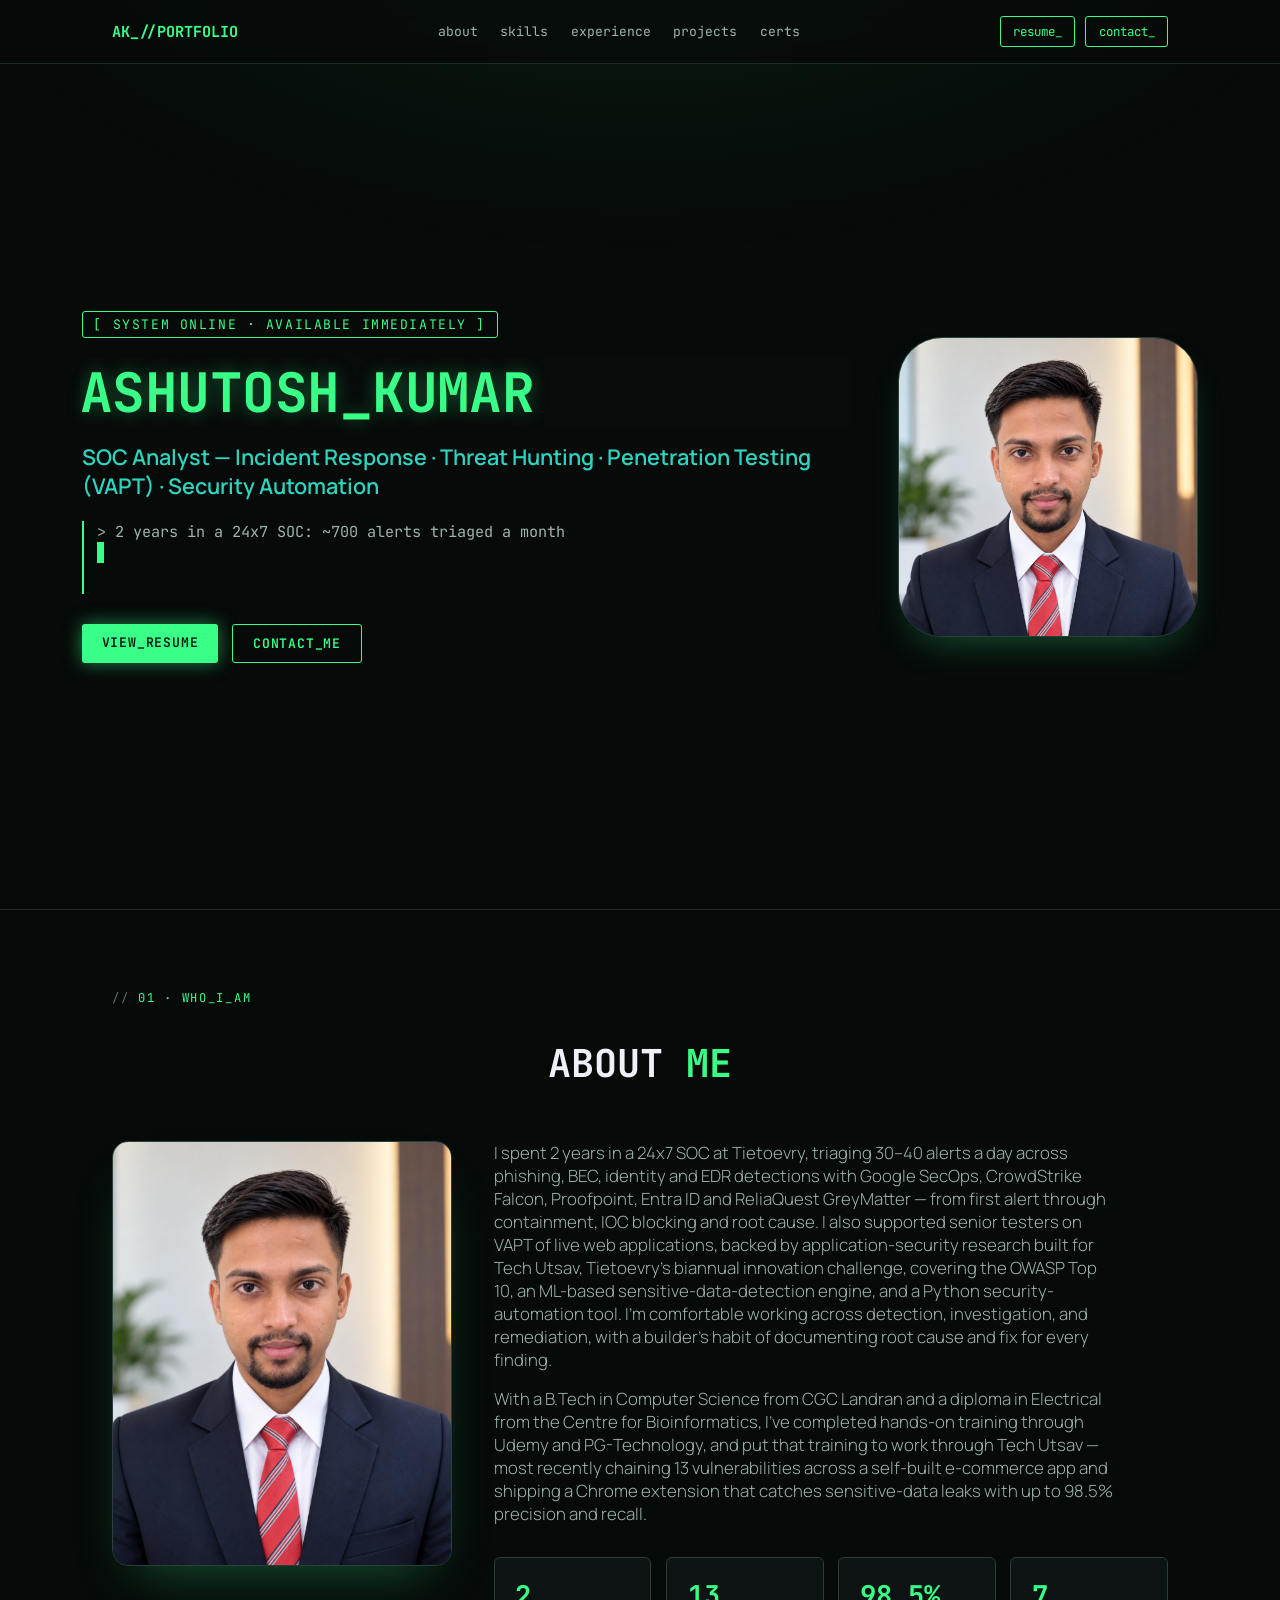
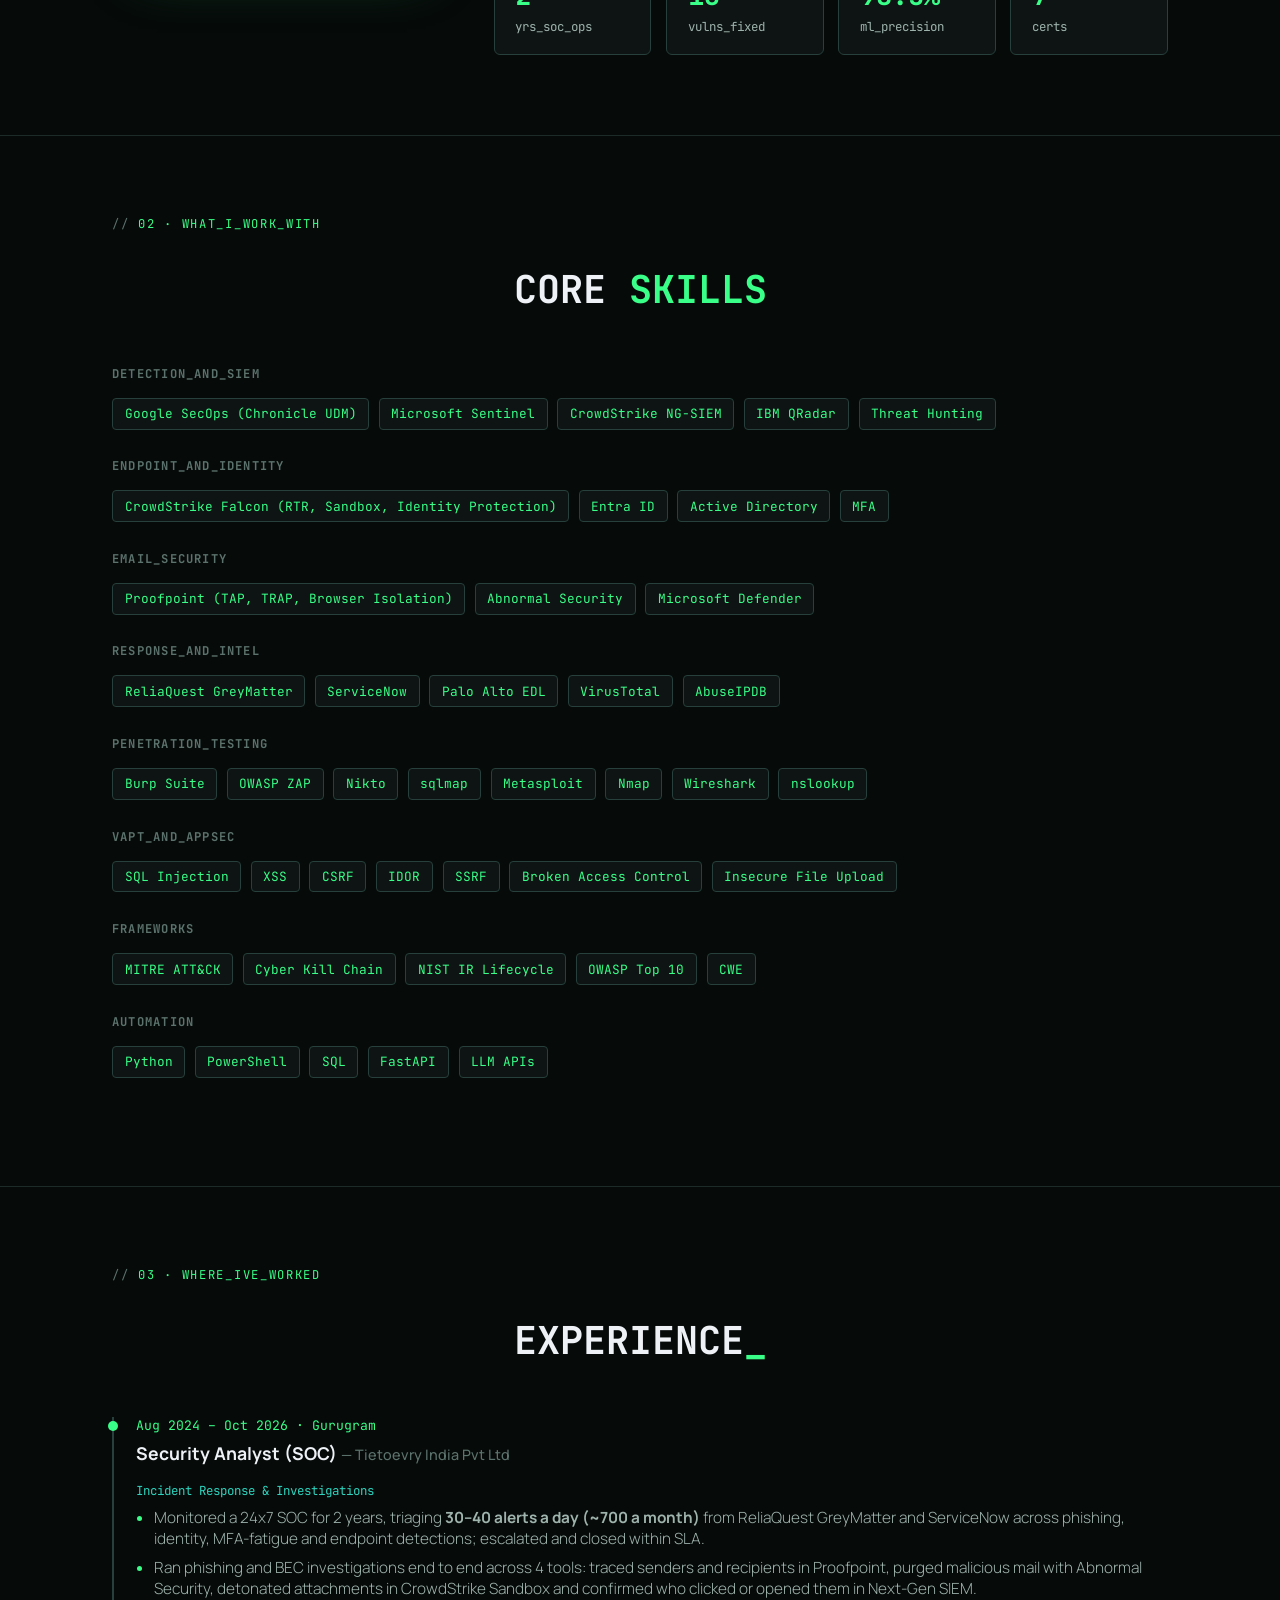
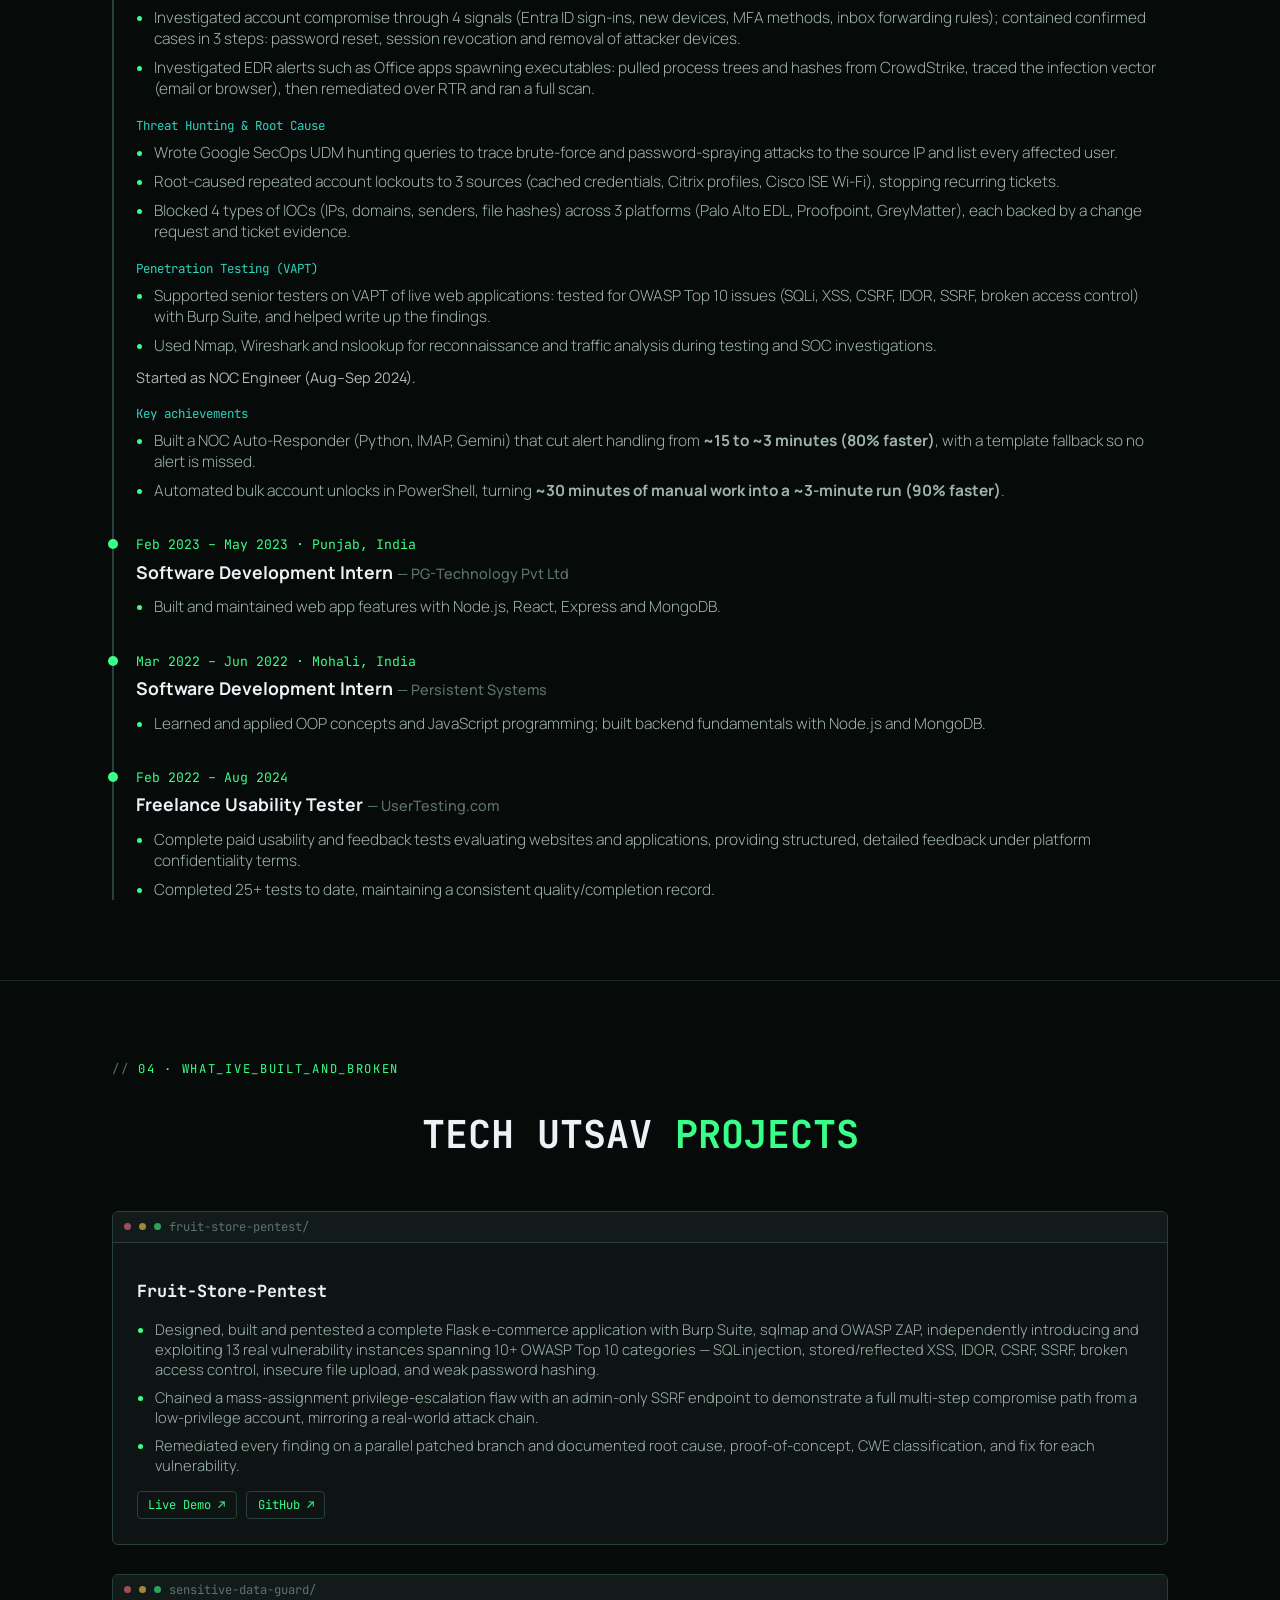
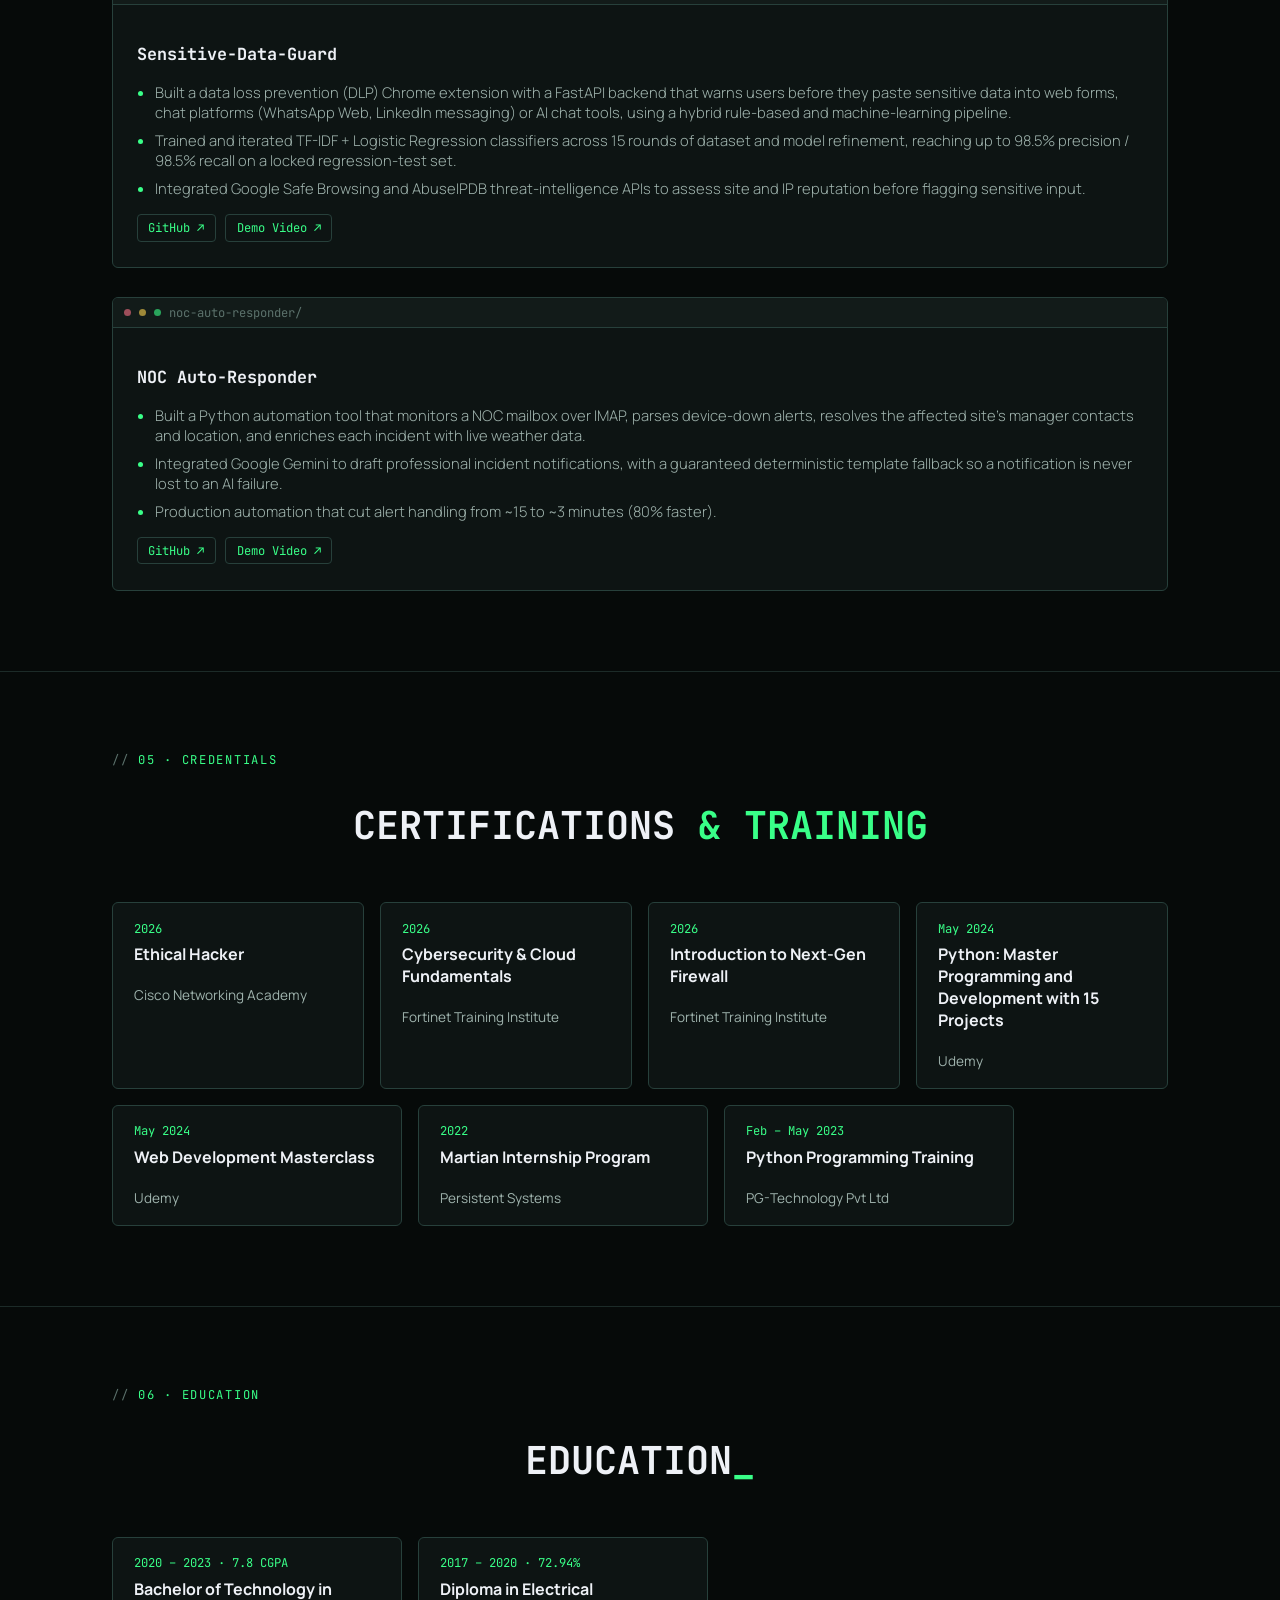
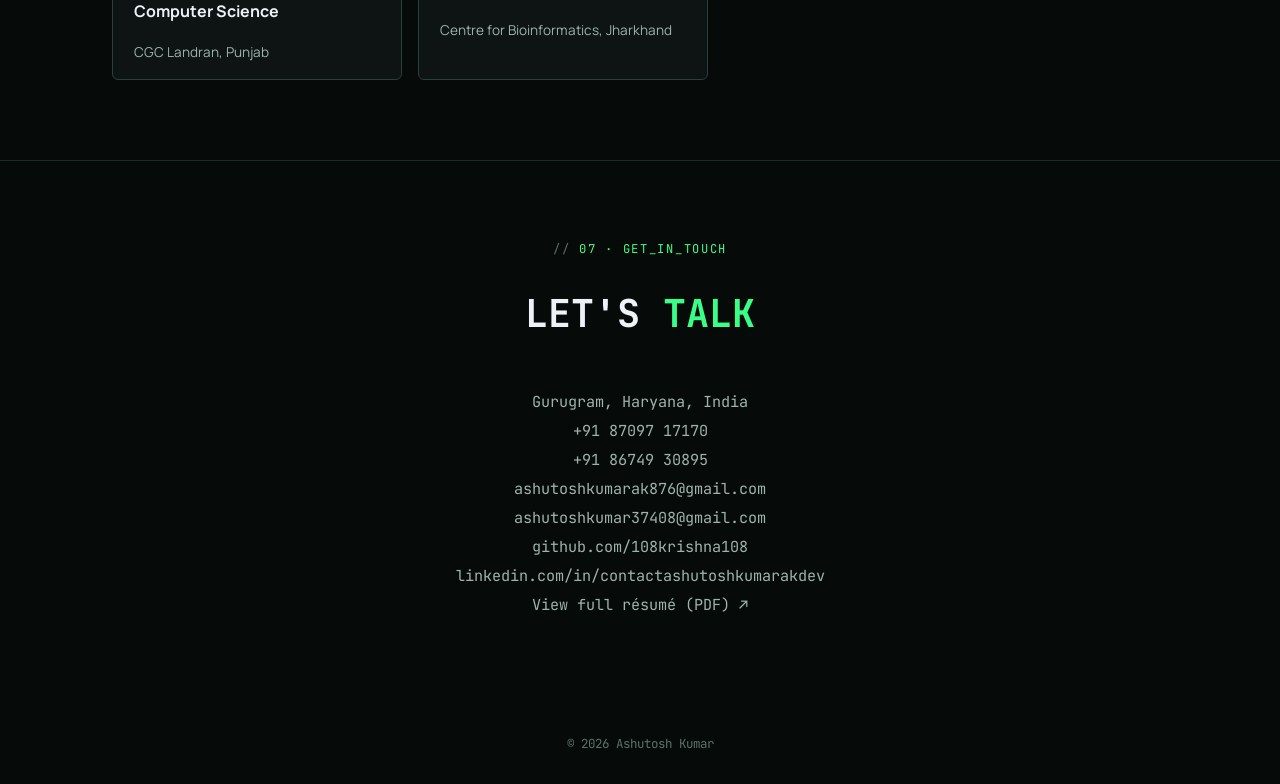
<file: index.html>
<!doctype html>
<html lang="en">
<head>
<meta charset="UTF-8">
<meta name="viewport" content="width=device-width, initial-scale=1.0">
<title>Ashutosh Kumar — SOC Analyst</title>
<link rel="preconnect" href="https://fonts.googleapis.com">
<link rel="preconnect" href="https://fonts.gstatic.com" crossorigin>
<link rel="stylesheet" href="https://fonts.googleapis.com/css2?family=Manrope:wght@200;300;400;500;600;700;800&family=JetBrains+Mono:wght@400;500;600;700;800&display=swap">
<style>
  :root{
    --bg:#070b0a;
    --bg-elev:#0d1413;
    --bg-elev-2:#121b19;
    --ink:#eef1f6;
    --ink-dim:#9fb3ad;
    --ink-faint:#5c726c;
    --line:#1c2b28;
    --line-strong:#27403b;
    --cyan:#2dd4bf;
    --green:#39ff88;
    --amber:#fb7185;
    --font:'Manrope',ui-sans-serif,system-ui,sans-serif;
    --font-mono:'JetBrains Mono',ui-monospace,Consolas,monospace;
  }
  *{box-sizing:border-box;}
  html{scroll-behavior:smooth;}
  body{margin:0;background:var(--bg);color:var(--ink);font-family:var(--font);overflow-x:hidden;position:relative;}
  a{color:inherit;text-decoration:none;}
  p{margin:0;}
  ::selection{background:var(--green);color:#03150a;}

  #matrix-canvas{position:fixed;inset:0;z-index:-1;opacity:.4;}
  .page-glow{position:fixed;inset:0;z-index:-1;pointer-events:none;background:radial-gradient(ellipse 80% 55% at 50% -10%, rgba(57,255,136,.08), rgba(0,0,0,0) 70%);}

  .wrap{max-width:1120px;margin-inline:auto;padding-inline:clamp(18px,4vw,32px);}
  section{border-bottom:1px solid var(--line);padding-block:clamp(3rem,7vw,5rem);position:relative;z-index:1;}
  section:last-of-type{border-bottom:none;}
  .kicker{font-family:var(--font-mono);font-size:.76rem;letter-spacing:.14em;text-transform:uppercase;color:var(--green);margin-bottom:.6rem;}
  .kicker::before{content:'// ';color:var(--ink-faint);}
  .sec-title{font-family:var(--font-mono);text-align:center;font-size:clamp(1.8rem,4vw,2.4rem);font-weight:700;margin-bottom:clamp(2.2rem,5vw,3.2rem);color:var(--ink);}
  .sec-title span{color:var(--green);}

  @media (prefers-reduced-motion: reduce){
    *{animation-duration:.001ms !important;animation-iteration-count:1 !important;transition-duration:.001ms !important;scroll-behavior:auto !important;}
  }

  /* reveal-on-scroll */
  .reveal{opacity:0;transform:translateX(-140px);transition:opacity 1.6s cubic-bezier(.16,.6,.2,1),transform 1.6s cubic-bezier(.16,.6,.2,1);}
  .reveal.right{transform:translateX(140px);}
  .reveal.up{transform:translateY(60px);}
  .reveal.is-visible{opacity:1;transform:none;}

  nav{position:sticky;top:0;z-index:40;display:flex;align-items:center;justify-content:space-between;padding-block:1rem;background:rgba(7,11,10,.85);backdrop-filter:blur(10px);border-bottom:1px solid var(--line);}
  .nav-inner{max-width:1120px;margin-inline:auto;width:100%;padding-inline:clamp(18px,4vw,32px);display:flex;align-items:center;justify-content:space-between;gap:1rem;}
  .logo{font-family:var(--font-mono);font-weight:700;color:var(--green);font-size:.95rem;}
  .nav-links{display:none;gap:1.4rem;font-family:var(--font-mono);font-size:.82rem;color:var(--ink-dim);}
  .nav-links a:hover{color:var(--green);}
  @media (min-width:760px){.nav-links{display:flex;}}
  .nav-cta{font-family:var(--font-mono);font-size:.78rem;border:1px solid var(--green);border-radius:3px;padding:.5em 1em;color:var(--green);}
  .nav-cta:hover{background:rgba(57,255,136,.1);}

  /* hero */
  .hero{position:relative;min-height:94vh;display:flex;align-items:center;overflow:hidden;border-bottom:1px solid var(--line);}
  .hero-container{position:relative;z-index:1;max-width:1180px;margin-inline:auto;width:100%;padding:2rem clamp(18px,4vw,32px);display:flex;align-items:center;justify-content:space-between;gap:3rem;flex-wrap:wrap-reverse;}
  .hero-content{flex:1 1 380px;}
  .sys-status{font-family:var(--font-mono);font-size:.82rem;letter-spacing:.12em;color:var(--green);border:1px solid var(--green);display:inline-block;padding:.3em .8em;border-radius:3px;margin-bottom:1.2rem;animation:statusBlink 2.4s ease-in-out infinite;}
  @keyframes statusBlink{0%,100%{opacity:1;}50%{opacity:.55;}}
  .glitch{font-family:var(--font-mono);font-size:clamp(2.1rem,5.6vw,3.4rem);font-weight:700;letter-spacing:-.01em;margin:0;position:relative;color:var(--ink);text-shadow:0 0 18px rgba(57,255,136,.35);}
  .glitch::before,.glitch::after{content:attr(data-text);position:absolute;left:0;top:0;width:100%;height:100%;background:var(--bg);overflow:hidden;clip-path:inset(0 0 0 0);}
  .glitch::before{color:var(--amber);animation:glitchTop 4.5s infinite linear alternate-reverse;left:2px;}
  .glitch::after{color:var(--green);animation:glitchBot 4.5s infinite linear alternate-reverse;left:-2px;}
  @keyframes glitchTop{0%,92%,100%{clip-path:inset(0 0 100% 0);}93%{clip-path:inset(10% 0 60% 0);}95%{clip-path:inset(40% 0 20% 0);}97%{clip-path:inset(70% 0 5% 0);}}
  @keyframes glitchBot{0%,90%,100%{clip-path:inset(100% 0 0 0);}91%{clip-path:inset(60% 0 15% 0);}94%{clip-path:inset(20% 0 55% 0);}98%{clip-path:inset(5% 0 80% 0);}}
  .role-line{margin-top:.9rem;font-size:clamp(1.05rem,2.4vw,1.35rem);font-weight:600;color:var(--cyan);}
  #typewriter{margin-top:1.3rem;font-family:var(--font-mono);font-size:.95rem;color:var(--ink-dim);max-width:54ch;min-height:4.8em;border-left:2px solid var(--green);padding-left:.8rem;white-space:pre-line;}
  #typewriter .cursor{display:inline-block;width:.5em;background:var(--green);animation:blinkCur 1s step-end infinite;}
  @keyframes blinkCur{0%,50%{opacity:1;}50.01%,100%{opacity:0;}}
  .btn-group{display:flex;flex-wrap:wrap;gap:.9rem;margin-top:1.9rem;}
  .btn-neon,.btn-ghost{font-family:var(--font-mono);font-size:.82rem;letter-spacing:.06em;padding:.75em 1.5em;border-radius:3px;font-weight:600;transition:all .2s ease;}
  .btn-neon{background:var(--green);color:#03150a;box-shadow:0 0 18px rgba(57,255,136,.5);}
  .btn-neon:hover{box-shadow:0 0 28px rgba(57,255,136,.75);}
  .btn-ghost{border:1px solid var(--green);color:var(--green);}
  .btn-ghost:hover{background:rgba(57,255,136,.1);}

  .hero-image-wrapper{flex:0 0 auto;margin-inline:auto;perspective:1200px;}
  .photo-card{
    position:relative;width:clamp(210px,26vw,300px);aspect-ratio:1/1;overflow:hidden;
    border-radius:clamp(28px,4vw,44px);border:1px solid var(--line-strong);background:var(--bg-elev);
    transform-style:preserve-3d;transition:transform .15s ease;
    box-shadow:0 18px 40px -18px rgba(57,255,136,.35);
  }
  .photo-card img{width:100%;height:100%;object-fit:cover;object-position:top center;display:block;}

  @media (prefers-reduced-motion: reduce){
    .glitch::before,.glitch::after,.sys-status{animation:none;}
  }

  /* about */
  .about-grid{display:flex;flex-wrap:wrap;gap:2.6rem;align-items:flex-start;}
  .about-photo{flex:1 1 260px;max-width:340px;}
  .about-photo img{
    width:100%;aspect-ratio:4/5;object-fit:cover;object-position:top center;display:block;
    border-radius:16px;border:1px solid var(--line-strong);
    box-shadow:0 26px 55px -26px rgba(57,255,136,.35);
  }
  .about-text{flex:1 1 380px;}
  .about-text p{color:var(--ink-dim);font-weight:300;font-size:1.05rem;max-width:62ch;}
  .stat-grid{display:grid;grid-template-columns:repeat(auto-fit,minmax(150px,1fr));gap:.9rem;margin-top:2rem;}
  .stat{border:1px solid var(--line-strong);border-radius:6px;padding:1.2rem 1.3rem;background:var(--bg-elev);font-family:var(--font-mono);}
  .stat-num{font-size:1.7rem;font-weight:700;color:var(--green);}
  .stat-label{font-size:.78rem;color:var(--ink-dim);margin-top:.3rem;}

  /* skills */
  .skill-group{margin-bottom:1.8rem;}
  .skill-group h4{font-family:var(--font-mono);font-size:.76rem;letter-spacing:.1em;text-transform:uppercase;color:var(--ink-faint);margin-bottom:1rem;}
  .badge-row{display:flex;flex-wrap:wrap;gap:.6rem;perspective:800px;}
  .badge{
    display:inline-block;font-family:var(--font-mono);font-size:.8rem;color:var(--green);border:1px solid var(--line-strong);border-radius:4px;
    padding:.5em .9em;background:var(--bg-elev);transition:border-color .2s ease;
    animation:wobble3d var(--dur,7s) ease-in-out infinite;animation-delay:var(--delay,0s);
  }
  .badge:hover{border-color:var(--green);}
  .badge-row .badge:nth-child(2n){animation-delay:.3s;animation-duration:6.5s;}
  .badge-row .badge:nth-child(3n){animation-delay:.6s;animation-duration:8s;}
  .badge-row .badge:nth-child(4n){animation-delay:.15s;animation-duration:7.4s;}
  .badge-row .badge:nth-child(5n){animation-delay:.45s;animation-duration:6.8s;}
  @keyframes wobble3d{0%,100%{transform:translateY(0) rotateY(-10deg);}50%{transform:translateY(-4px) rotateY(10deg);}}

  /* experience */
  .tl-entry{border-left:2px solid var(--line-strong);padding:0 0 2.2rem 1.4rem;position:relative;}
  .tl-entry:last-child{padding-bottom:0;}
  .tl-entry::before{content:'';position:absolute;left:-6px;top:.2rem;width:10px;height:10px;border-radius:50%;background:var(--green);box-shadow:0 0 0 0 rgba(57,255,136,.5);animation:tlPing 2.4s ease-out infinite;}
  @keyframes tlPing{0%{box-shadow:0 0 0 0 rgba(57,255,136,.5);}70%{box-shadow:0 0 0 8px rgba(57,255,136,0);}100%{box-shadow:0 0 0 0 rgba(57,255,136,0);}}
  .tl-when{font-family:var(--font-mono);font-size:.82rem;color:var(--green);}
  .tl-entry h3{font-size:1.1rem;font-weight:700;margin:.4rem 0 0;}
  .tl-entry .co{color:var(--ink-faint);font-weight:500;font-size:.9rem;}
  .tl-entry ul{margin:.8rem 0 0;padding-left:1.1rem;color:var(--ink-dim);font-weight:300;font-size:.96rem;display:flex;flex-direction:column;gap:.5rem;}
  .tl-entry li::marker{color:var(--green);}
  .tl-sub{margin-top:1.1rem;font-family:var(--font-mono);font-size:.78rem;color:var(--cyan);}
  .tl-entry .tl-sub + ul{margin-top:.5rem;}

  /* projects */
  .proj-card{border:1px solid var(--line-strong);border-radius:6px;background:var(--bg-elev);margin-bottom:1.8rem;overflow:hidden;}
  .proj-card:last-child{margin-bottom:0;}
  .proj-bar{display:flex;align-items:center;gap:.5rem;padding:.55em .9em;background:var(--bg-elev-2);border-bottom:1px solid var(--line-strong);font-family:var(--font-mono);font-size:.76rem;color:var(--ink-faint);}
  .proj-bar span{width:7px;height:7px;border-radius:50%;background:var(--amber);opacity:.6;}
  .proj-bar span:nth-child(2){background:#fcd34d;}
  .proj-bar span:nth-child(3){background:var(--green);}
  .proj-body{padding:1.3rem 1.5rem 1.6rem;}
  .proj-body h3{font-family:var(--font-mono);font-size:1.05rem;font-weight:700;}
  .proj-body ul{margin:.8rem 0 0;padding-left:1.1rem;color:var(--ink-dim);font-weight:300;font-size:.92rem;display:flex;flex-direction:column;gap:.5rem;}
  .proj-body li::marker{color:var(--green);}
  .link-row{display:flex;flex-wrap:wrap;gap:.6rem;margin-top:1rem;}
  .badge-ghost{font-family:var(--font-mono);font-size:.76rem;color:var(--green);border:1px solid var(--line-strong);border-radius:4px;padding:.4em .85em;}
  .badge-ghost:hover{border-color:var(--green);}

  /* certifications */
  .cert-grid{display:flex;flex-wrap:wrap;gap:1rem;perspective:800px;}
  .cert{
    flex:1 1 230px;max-width:290px;border:1px solid var(--line-strong);border-radius:6px;padding:1.1rem 1.3rem;background:var(--bg-elev);
    display:block;animation:wobble3d var(--dur,8s) ease-in-out infinite;animation-delay:var(--delay,0s);
  }
  a.cert:hover{border-color:var(--green);}
  .cert-grid .cert:nth-child(2n){animation-delay:.3s;animation-duration:9s;}
  .cert-grid .cert:nth-child(3n){animation-delay:.6s;animation-duration:7.5s;}
  .cert-year{font-family:var(--font-mono);font-size:.76rem;color:var(--green);}
  .cert h4{margin-top:.4rem;font-size:1rem;font-weight:700;}
  .cert-issuer{font-size:.85rem;color:var(--ink-dim);margin-top:.2rem;}

  /* contact */
  .contact{text-align:center;}
  .contact p{margin:.5rem 0;font-family:var(--font-mono);color:var(--ink-dim);font-size:.95rem;}
  .contact a:hover{color:var(--green);}
  .contact p{overflow-wrap:anywhere;}

  footer{text-align:center;padding-block:2rem;font-family:var(--font-mono);font-size:.78rem;color:var(--ink-faint);position:relative;z-index:1;}

  .tilt{transform-style:preserve-3d;}
</style>
</head>
<body>

<canvas id="matrix-canvas"></canvas>
<div class="page-glow"></div>

<nav>
  <div class="nav-inner">
    <a class="logo" href="#home">AK_//PORTFOLIO</a>
    <div class="nav-links">
      <a href="#about">about</a>
      <a href="skills.html">skills</a>
      <a href="experience.html">experience</a>
      <a href="projects.html">projects</a>
      <a href="certifications.html">certs</a>
    </div>
    <div style="display:flex;gap:.6rem;flex:none;"><a class="nav-cta" href="https://drive.google.com/file/d/1jHr9QUFqOrrN0jSSYKqFN7DkyI1jLmSh/view?usp=sharing" target="_blank" rel="noopener noreferrer">resume_</a><a class="nav-cta" href="contact.html">contact_</a></div>
  </div>
</nav>

<header class="hero" id="home">
  <div class="hero-container">
    <div class="hero-content reveal">
      <div class="sys-status">[ SYSTEM ONLINE · AVAILABLE IMMEDIATELY ]</div>
      <h1 class="glitch" data-text="ASHUTOSH_KUMAR">ASHUTOSH_KUMAR</h1>
      <div class="role-line">SOC Analyst — Incident Response · Threat Hunting · Penetration Testing (VAPT) · Security Automation</div>
      <p id="typewriter"><span class="cursor">&nbsp;</span></p>
      <div class="btn-group">
        <a class="btn-neon" href="https://drive.google.com/file/d/1jHr9QUFqOrrN0jSSYKqFN7DkyI1jLmSh/view?usp=sharing" target="_blank" rel="noopener noreferrer">VIEW_RESUME</a>
        <a class="btn-ghost" href="#contact">CONTACT_ME</a>
      </div>
    </div>

    <div class="hero-image-wrapper">
      <div class="photo-card tilt reveal right">
        <img src="photo.png" alt="Ashutosh Kumar">
      </div>
    </div>
  </div>
</header>

<main>
  <section id="about">
    <div class="wrap">
      <div class="kicker">01 · who_i_am</div>
      <h2 class="sec-title">ABOUT <span>ME</span></h2>
      <div class="about-grid">
        <div class="about-photo reveal">
          <img src="photo.png" alt="Ashutosh Kumar">
        </div>
        <div class="about-text reveal right">
          <p>I spent 2 years in a 24x7 SOC at Tietoevry, triaging 30–40 alerts a day across phishing, BEC, identity and EDR detections with Google SecOps, CrowdStrike Falcon, Proofpoint, Entra ID and ReliaQuest GreyMatter — from first alert through containment, IOC blocking and root cause. I also supported senior testers on VAPT of live web applications, backed by application-security research built for Tech Utsav, Tietoevry's biannual innovation challenge, covering the OWASP Top 10, an ML-based sensitive-data-detection engine, and a Python security-automation tool. I'm comfortable working across detection, investigation, and remediation, with a builder's habit of documenting root cause and fix for every finding.</p>
          <p style="margin-top:1rem;">With a B.Tech in Computer Science from CGC Landran and a diploma in Electrical from the Centre for Bioinformatics, I've completed hands-on training through Udemy and PG-Technology, and put that training to work through Tech Utsav — most recently chaining 13 vulnerabilities across a self-built e-commerce app and shipping a Chrome extension that catches sensitive-data leaks with up to 98.5% precision and recall.</p>
          <div class="stat-grid">
            <div class="stat"><div class="stat-num">2</div><div class="stat-label">yrs_soc_ops</div></div>
            <div class="stat"><div class="stat-num">13</div><div class="stat-label">vulns_fixed</div></div>
            <div class="stat"><div class="stat-num">98.5%</div><div class="stat-label">ml_precision</div></div>
            <div class="stat"><div class="stat-num">7</div><div class="stat-label">certs</div></div>
          </div>
        </div>
      </div>
    </div>
  </section>

  <section id="skills">
    <div class="wrap">
      <div class="kicker">02 · what_i_work_with</div>
      <h2 class="sec-title">CORE <span>SKILLS</span></h2>
      <div class="skill-group">
        <h4>detection_and_siem</h4>
        <div class="badge-row">
          <span class="badge">Google SecOps (Chronicle UDM)</span><span class="badge">Microsoft Sentinel</span><span class="badge">CrowdStrike NG-SIEM</span><span class="badge">IBM QRadar</span><span class="badge">Threat Hunting</span>
        </div>
      </div>
      <div class="skill-group">
        <h4>endpoint_and_identity</h4>
        <div class="badge-row">
          <span class="badge">CrowdStrike Falcon (RTR, Sandbox, Identity Protection)</span><span class="badge">Entra ID</span><span class="badge">Active Directory</span><span class="badge">MFA</span>
        </div>
      </div>
      <div class="skill-group">
        <h4>email_security</h4>
        <div class="badge-row">
          <span class="badge">Proofpoint (TAP, TRAP, Browser Isolation)</span><span class="badge">Abnormal Security</span><span class="badge">Microsoft Defender</span>
        </div>
      </div>
      <div class="skill-group">
        <h4>response_and_intel</h4>
        <div class="badge-row">
          <span class="badge">ReliaQuest GreyMatter</span><span class="badge">ServiceNow</span><span class="badge">Palo Alto EDL</span><span class="badge">VirusTotal</span><span class="badge">AbuseIPDB</span>
        </div>
      </div>
      <div class="skill-group">
        <h4>penetration_testing</h4>
        <div class="badge-row">
          <span class="badge">Burp Suite</span><span class="badge">OWASP ZAP</span><span class="badge">Nikto</span><span class="badge">sqlmap</span><span class="badge">Metasploit</span><span class="badge">Nmap</span><span class="badge">Wireshark</span><span class="badge">nslookup</span>
        </div>
      </div>
      <div class="skill-group">
        <h4>vapt_and_appsec</h4>
        <div class="badge-row">
          <span class="badge">SQL Injection</span><span class="badge">XSS</span><span class="badge">CSRF</span><span class="badge">IDOR</span><span class="badge">SSRF</span><span class="badge">Broken Access Control</span><span class="badge">Insecure File Upload</span>
        </div>
      </div>
      <div class="skill-group">
        <h4>frameworks</h4>
        <div class="badge-row">
          <span class="badge">MITRE ATT&amp;CK</span><span class="badge">Cyber Kill Chain</span><span class="badge">NIST IR Lifecycle</span><span class="badge">OWASP Top 10</span><span class="badge">CWE</span>
        </div>
      </div>
      <div class="skill-group">
        <h4>automation</h4>
        <div class="badge-row">
          <span class="badge">Python</span><span class="badge">PowerShell</span><span class="badge">SQL</span><span class="badge">FastAPI</span><span class="badge">LLM APIs</span>
        </div>
      </div>
    </div>
  </section>

  <section id="experience">
    <div class="wrap">
      <div class="kicker">03 · where_ive_worked</div>
      <h2 class="sec-title">EXPERIENCE<span>_</span></h2>

      <div class="tl-entry tilt reveal up">
        <div class="tl-when">Aug 2024 – Oct 2026 · Gurugram</div>
        <h3>Security Analyst (SOC) <span class="co">— Tietoevry India Pvt Ltd</span></h3>
        <p class="tl-sub">Incident Response &amp; Investigations</p>
        <ul>
          <li>Monitored a 24x7 SOC for 2 years, triaging <strong>30–40 alerts a day (~700 a month)</strong> from ReliaQuest GreyMatter and ServiceNow across phishing, identity, MFA-fatigue and endpoint detections; escalated and closed within SLA.</li>
          <li>Ran phishing and BEC investigations end to end across 4 tools: traced senders and recipients in Proofpoint, purged malicious mail with Abnormal Security, detonated attachments in CrowdStrike Sandbox and confirmed who clicked or opened them in Next-Gen SIEM.</li>
          <li>Investigated account compromise through 4 signals (Entra ID sign-ins, new devices, MFA methods, inbox forwarding rules); contained confirmed cases in 3 steps: password reset, session revocation and removal of attacker devices.</li>
          <li>Investigated EDR alerts such as Office apps spawning executables: pulled process trees and hashes from CrowdStrike, traced the infection vector (email or browser), then remediated over RTR and ran a full scan.</li>
        </ul>
        <p class="tl-sub">Threat Hunting &amp; Root Cause</p>
        <ul>
          <li>Wrote Google SecOps UDM hunting queries to trace brute-force and password-spraying attacks to the source IP and list every affected user.</li>
          <li>Root-caused repeated account lockouts to 3 sources (cached credentials, Citrix profiles, Cisco ISE Wi-Fi), stopping recurring tickets.</li>
          <li>Blocked 4 types of IOCs (IPs, domains, senders, file hashes) across 3 platforms (Palo Alto EDL, Proofpoint, GreyMatter), each backed by a change request and ticket evidence.</li>
        </ul>
        <p class="tl-sub">Penetration Testing (VAPT)</p>
        <ul>
          <li>Supported senior testers on VAPT of live web applications: tested for OWASP Top 10 issues (SQLi, XSS, CSRF, IDOR, SSRF, broken access control) with Burp Suite, and helped write up the findings.</li>
          <li>Used Nmap, Wireshark and nslookup for reconnaissance and traffic analysis during testing and SOC investigations.</li>
        </ul>
        <p style="margin-top:.8rem;opacity:.75;font-size:.9rem;">Started as NOC Engineer (Aug–Sep 2024).</p>
        <p class="tl-sub">Key achievements</p>
        <ul>
          <li>Built a NOC Auto-Responder (Python, IMAP, Gemini) that cut alert handling from <strong>~15 to ~3 minutes (80% faster)</strong>, with a template fallback so no alert is missed.</li>
          <li>Automated bulk account unlocks in PowerShell, turning <strong>~30 minutes of manual work into a ~3-minute run (90% faster)</strong>.</li>
        </ul>
      </div>
      <div class="tl-entry tilt reveal up">
        <div class="tl-when">Feb 2023 – May 2023 · Punjab, India</div>
        <h3>Software Development Intern <span class="co">— PG-Technology Pvt Ltd</span></h3>
        <ul><li>Built and maintained web app features with Node.js, React, Express and MongoDB.</li></ul>
      </div>
      <div class="tl-entry tilt reveal up">
        <div class="tl-when">Mar 2022 – Jun 2022 · Mohali, India</div>
        <h3>Software Development Intern <span class="co">— Persistent Systems</span></h3>
        <ul><li>Learned and applied OOP concepts and JavaScript programming; built backend fundamentals with Node.js and MongoDB.</li></ul>
      </div>
      <div class="tl-entry tilt reveal up">
        <div class="tl-when">Feb 2022 – Aug 2024</div>
        <h3>Freelance Usability Tester <span class="co">— UserTesting.com</span></h3>
        <ul>
          <li>Complete paid usability and feedback tests evaluating websites and applications, providing structured, detailed feedback under platform confidentiality terms.</li>
          <li>Completed 25+ tests to date, maintaining a consistent quality/completion record.</li>
        </ul>
      </div>
    </div>
  </section>

  <section id="projects">
    <div class="wrap">
      <div class="kicker">04 · what_ive_built_and_broken</div>
      <h2 class="sec-title">TECH UTSAV <span>PROJECTS</span></h2>

      <div class="proj-card tilt reveal up">
        <div class="proj-bar"><span></span><span></span><span></span>fruit-store-pentest/</div>
        <div class="proj-body">
          <h3>Fruit-Store-Pentest</h3>
          <ul>
            <li>Designed, built and pentested a complete Flask e-commerce application with Burp Suite, sqlmap and OWASP ZAP, independently introducing and exploiting 13 real vulnerability instances spanning 10+ OWASP Top 10 categories — SQL injection, stored/reflected XSS, IDOR, CSRF, SSRF, broken access control, insecure file upload, and weak password hashing.</li>
            <li>Chained a mass-assignment privilege-escalation flaw with an admin-only SSRF endpoint to demonstrate a full multi-step compromise path from a low-privilege account, mirroring a real-world attack chain.</li>
            <li>Remediated every finding on a parallel patched branch and documented root cause, proof-of-concept, CWE classification, and fix for each vulnerability.</li>
          </ul>
          <div class="link-row">
            <a class="badge-ghost" href="https://fruit-store-pentest.onrender.com/" target="_blank" rel="noopener noreferrer">Live Demo ↗</a>
            <a class="badge-ghost" href="https://github.com/108krishna108/fruit-store-pentest" target="_blank" rel="noopener noreferrer">GitHub ↗</a>
          </div>
        </div>
      </div>

      <div class="proj-card tilt reveal up">
        <div class="proj-bar"><span></span><span></span><span></span>sensitive-data-guard/</div>
        <div class="proj-body">
          <h3>Sensitive-Data-Guard</h3>
          <ul>
            <li>Built a data loss prevention (DLP) Chrome extension with a FastAPI backend that warns users before they paste sensitive data into web forms, chat platforms (WhatsApp Web, LinkedIn messaging) or AI chat tools, using a hybrid rule-based and machine-learning pipeline.</li>
            <li>Trained and iterated TF-IDF + Logistic Regression classifiers across 15 rounds of dataset and model refinement, reaching up to 98.5% precision / 98.5% recall on a locked regression-test set.</li>
            <li>Integrated Google Safe Browsing and AbuseIPDB threat-intelligence APIs to assess site and IP reputation before flagging sensitive input.</li>
          </ul>
          <div class="link-row">
            <a class="badge-ghost" href="https://github.com/108krishna108/Sensitive-Data-Guard" target="_blank" rel="noopener noreferrer">GitHub ↗</a>
            <a class="badge-ghost" href="https://www.loom.com/share/98ffaa30d86a4ac590763d7433752512" target="_blank" rel="noopener noreferrer">Demo Video ↗</a>
          </div>
        </div>
      </div>

      <div class="proj-card tilt reveal up">
        <div class="proj-bar"><span></span><span></span><span></span>noc-auto-responder/</div>
        <div class="proj-body">
          <h3>NOC Auto-Responder</h3>
          <ul>
            <li>Built a Python automation tool that monitors a NOC mailbox over IMAP, parses device-down alerts, resolves the affected site's manager contacts and location, and enriches each incident with live weather data.</li>
            <li>Integrated Google Gemini to draft professional incident notifications, with a guaranteed deterministic template fallback so a notification is never lost to an AI failure.</li>
            <li>Production automation that cut alert handling from ~15 to ~3 minutes (80% faster).</li>
          </ul>
          <div class="link-row">
            <a class="badge-ghost" href="https://github.com/108krishna108/Noc__auto__responder108" target="_blank" rel="noopener noreferrer">GitHub ↗</a>
            <a class="badge-ghost" href="https://drive.google.com/file/d/1o7Acmb9kYt1wf3YQ3qT6laahlsnbMGVQ/view?usp=drive_link" target="_blank" rel="noopener noreferrer">Demo Video ↗</a>
          </div>
        </div>
      </div>
    </div>
  </section>

  <section id="certifications">
    <div class="wrap">
      <div class="kicker">05 · credentials</div>
      <h2 class="sec-title">CERTIFICATIONS <span>&amp; TRAINING</span></h2>
      <div class="cert-grid">
        <a class="cert" href="https://drive.google.com/drive/folders/1lPvsDt-7lBXQo9Z0tTZPq7gN1NkgjozB?usp=drive_link" target="_blank" rel="noopener noreferrer">
          <div class="cert-year">2026</div><h4>Ethical Hacker</h4><div class="cert-issuer">Cisco Networking Academy</div>
        </a>
        <a class="cert" href="https://drive.google.com/drive/folders/1lPvsDt-7lBXQo9Z0tTZPq7gN1NkgjozB?usp=drive_link" target="_blank" rel="noopener noreferrer">
          <div class="cert-year">2026</div><h4>Cybersecurity &amp; Cloud Fundamentals</h4><div class="cert-issuer">Fortinet Training Institute</div>
        </a>
        <a class="cert" href="https://drive.google.com/drive/folders/1lPvsDt-7lBXQo9Z0tTZPq7gN1NkgjozB?usp=drive_link" target="_blank" rel="noopener noreferrer">
          <div class="cert-year">2026</div><h4>Introduction to Next-Gen Firewall</h4><div class="cert-issuer">Fortinet Training Institute</div>
        </a>
        <a class="cert" href="https://drive.google.com/drive/folders/17gWDw0-nOkX5b3Zy6BZHr-tLGWZZBBZR?usp=drive_link" target="_blank" rel="noopener noreferrer">
          <div class="cert-year">May 2024</div><h4>Python: Master Programming and Development with 15 Projects</h4><div class="cert-issuer">Udemy</div>
        </a>
        <a class="cert" href="https://drive.google.com/drive/folders/17gWDw0-nOkX5b3Zy6BZHr-tLGWZZBBZR?usp=drive_link" target="_blank" rel="noopener noreferrer">
          <div class="cert-year">May 2024</div><h4>Web Development Masterclass</h4><div class="cert-issuer">Udemy</div>
        </a>
        <a class="cert" href="https://drive.google.com/drive/folders/1X7R6Z8djDzRFwH_glODkxabgyO7KA3sj?usp=drive_link" target="_blank" rel="noopener noreferrer">
          <div class="cert-year">2022</div><h4>Martian Internship Program</h4><div class="cert-issuer">Persistent Systems</div>
        </a>
        <a class="cert" href="https://drive.google.com/drive/folders/1X7R6Z8djDzRFwH_glODkxabgyO7KA3sj?usp=drive_link" target="_blank" rel="noopener noreferrer">
          <div class="cert-year">Feb – May 2023</div><h4>Python Programming Training</h4><div class="cert-issuer">PG-Technology Pvt Ltd</div>
        </a>
      </div>
    </div>
  </section>

  <section id="education">
    <div class="wrap">
      <div class="kicker">06 · education</div>
      <h2 class="sec-title">EDUCATION<span>_</span></h2>
      <div class="cert-grid">
        <div class="cert">
          <div class="cert-year">2020 – 2023 · 7.8 CGPA</div><h4>Bachelor of Technology in Computer Science</h4><div class="cert-issuer">CGC Landran, Punjab</div>
        </div>
        <div class="cert">
          <div class="cert-year">2017 – 2020 · 72.94%</div><h4>Diploma in Electrical</h4><div class="cert-issuer">Centre for Bioinformatics, Jharkhand</div>
        </div>
      </div>
    </div>
  </section>

  <section id="contact">
    <div class="wrap">
      <div class="kicker" style="text-align:center;">07 · get_in_touch</div>
      <h2 class="sec-title">LET'S <span>TALK</span></h2>
      <div class="contact">
        <p>Gurugram, Haryana, India</p>
        <p><a href="tel:+918709717170">+91 87097 17170</a></p>
        <p><a href="tel:+918674930895">+91 86749 30895</a></p>
        <p><a href="mailto:ashutoshkumarak876@gmail.com">ashutoshkumarak876@gmail.com</a></p>
        <p><a href="mailto:ashutoshkumar37408@gmail.com">ashutoshkumar37408@gmail.com</a></p>
        <p><a href="https://github.com/108krishna108" target="_blank" rel="noopener noreferrer">github.com/108krishna108</a></p>
        <p><a href="https://www.linkedin.com/in/contactashutoshkumarakdev" target="_blank" rel="noopener noreferrer">linkedin.com/in/contactashutoshkumarakdev</a></p>
        <p><a href="https://drive.google.com/file/d/1jHr9QUFqOrrN0jSSYKqFN7DkyI1jLmSh/view?usp=sharing" target="_blank" rel="noopener noreferrer">View full résumé (PDF) ↗</a></p>
      </div>
    </div>
  </section>
</main>

<footer>© 2026 Ashutosh Kumar</footer>

<script>
(function(){
  var reduceMotion = window.matchMedia && window.matchMedia('(prefers-reduced-motion: reduce)').matches;

  // matrix rain background — fills the whole scrollable page
  var canvas = document.getElementById('matrix-canvas');
  var ctx = canvas.getContext('2d');
  var cols, drops;
  function resize(){
    canvas.width = window.innerWidth;
    canvas.height = document.documentElement.scrollHeight;
    cols = Math.floor(canvas.width / 18);
    drops = new Array(cols).fill(0).map(function(){ return Math.random() * -40; });
  }
  resize();
  window.addEventListener('resize', resize);
  var chars = '01ABCDEFSECURITYOWASPSIEMEDR$#@%';
  function draw(){
    ctx.fillStyle = 'rgba(7,11,10,0.08)';
    ctx.fillRect(0,0,canvas.width,canvas.height);
    ctx.fillStyle = '#39ff88';
    ctx.font = '15px monospace';
    for (var i=0;i<drops.length;i++){
      var ch = chars[Math.floor(Math.random()*chars.length)];
      ctx.fillText(ch, i*18, drops[i]*18);
      if (drops[i]*18 > canvas.height && Math.random() > 0.975) drops[i] = 0;
      drops[i]++;
    }
  }
  if (!reduceMotion){ setInterval(draw, 60); } else { canvas.style.display = 'none'; }

  // typewriter
  var lines = [
    '> 2 years in a 24x7 SOC: ~700 alerts triaged a month',
    '> Security automation that cut alert handling by 80%',
    '> 13 vulnerabilities exploited across 10+ OWASP categories'
  ];
  var el = document.getElementById('typewriter');
  var cursor = el.querySelector('.cursor');
  var li = 0, ci = 0;
  function type(){
    if (reduceMotion){ el.textContent = lines.join(' · '); return; }
    if (li >= lines.length){ li = 0; el.textContent=''; el.appendChild(cursor); }
    var current = lines[li];
    if (ci <= current.length){
      el.textContent = lines.slice(0, li).join('\n') + (li>0 ? '\n' : '') + current.slice(0, ci);
      el.appendChild(cursor);
      ci++;
      setTimeout(type, 28);
    } else {
      ci = 0; li++;
      setTimeout(type, 500);
    }
  }
  type();

  // reveal-on-scroll
  var revealEls = document.querySelectorAll('.reveal');
  var io = new IntersectionObserver(function(entries){
    entries.forEach(function(e){
      if (e.isIntersecting){
        var el = e.target;
        el.classList.add('is-visible');
        io.unobserve(el);
      }
    });
  }, { threshold:0.15, rootMargin:'0px 0px -8% 0px' });
  revealEls.forEach(function(el){ io.observe(el); });
  if (reduceMotion){ revealEls.forEach(function(el){ el.classList.add('is-visible'); }); }

  // hover-tilt
  if (!reduceMotion && window.matchMedia('(hover:hover)').matches){
    document.querySelectorAll('.tilt').forEach(function(el){
      el.addEventListener('pointermove', function(e){
        el.style.transition = 'none';
        var r = el.getBoundingClientRect();
        var px = (e.clientX - r.left) / r.width - 0.5;
        var py = (e.clientY - r.top) / r.height - 0.5;
        el.style.transform = 'perspective(900px) rotateX(' + (-py * 8).toFixed(2) + 'deg) rotateY(' + (px * 8).toFixed(2) + 'deg)';
      });
      el.addEventListener('pointerleave', function(){
        el.style.transition = 'transform .3s ease';
        el.style.transform = '';
      });
    });
  }
})();
</script>
</body>
</html>
</file>
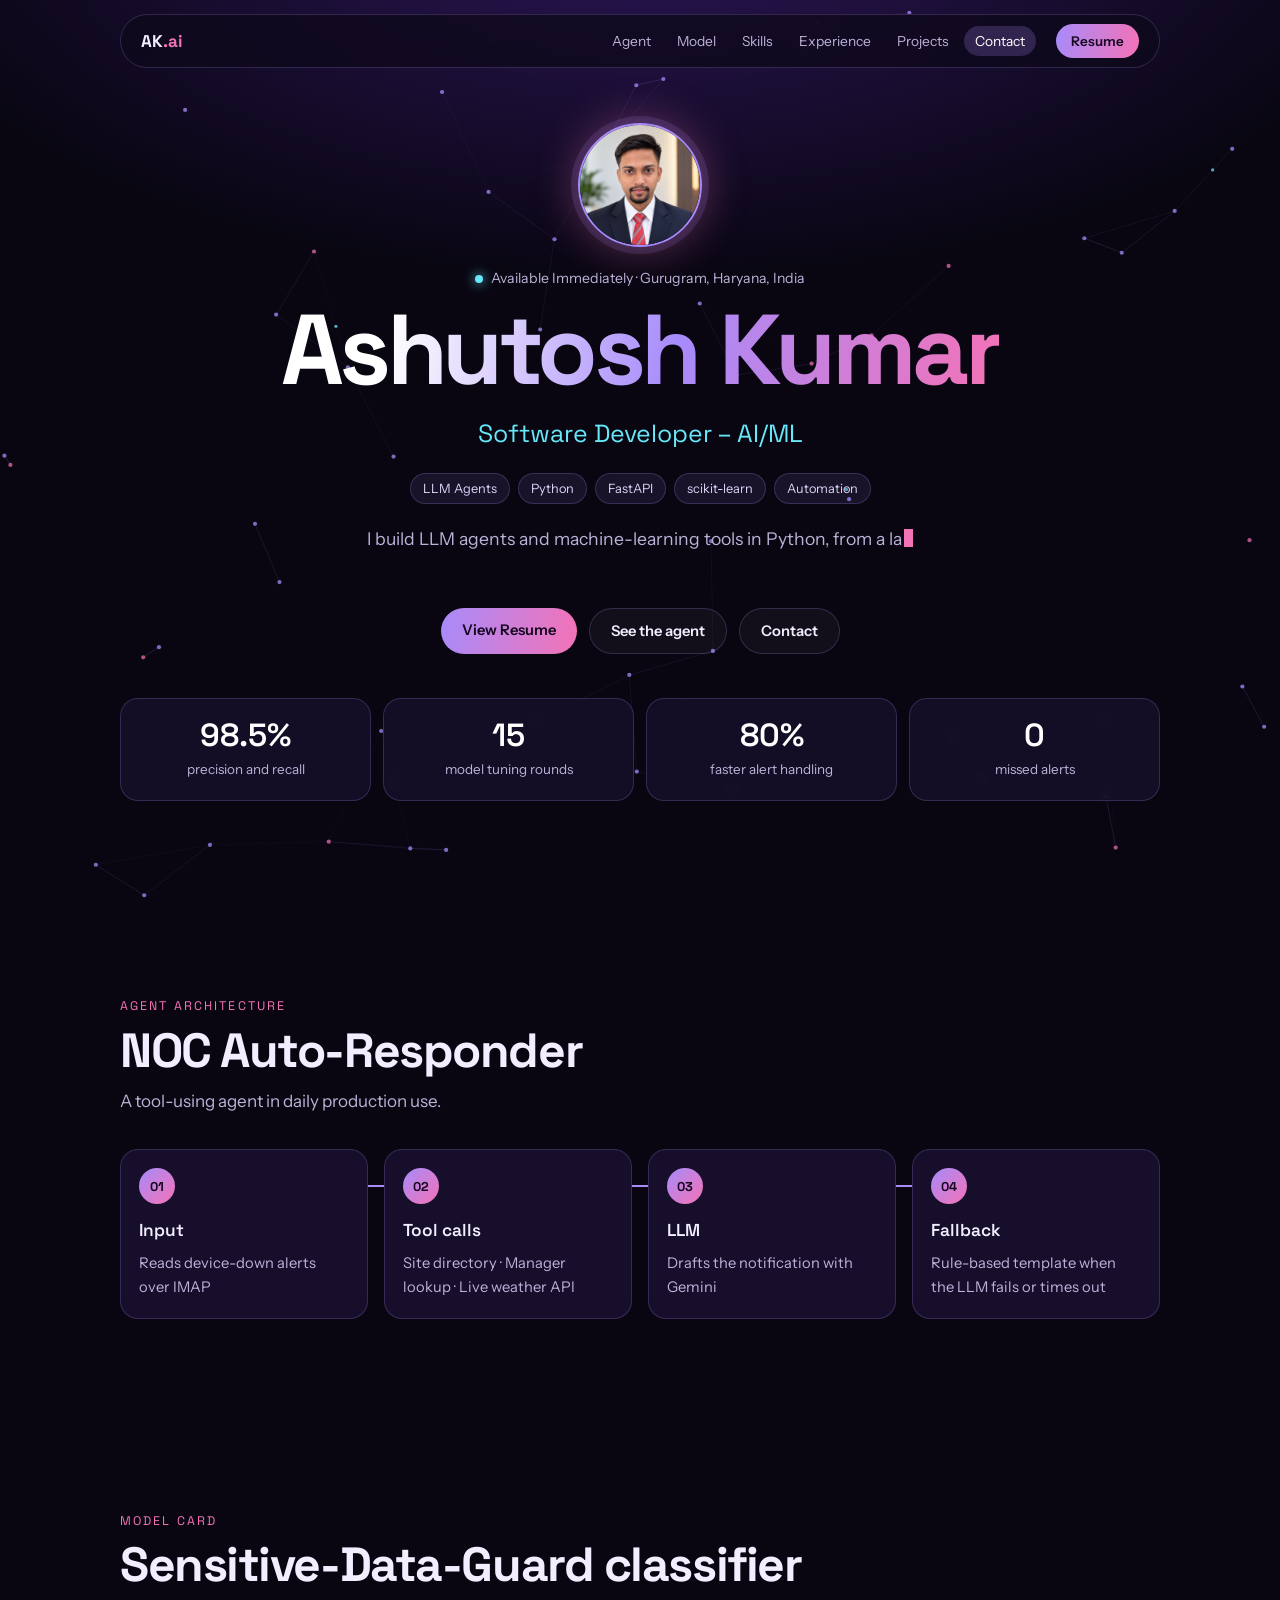
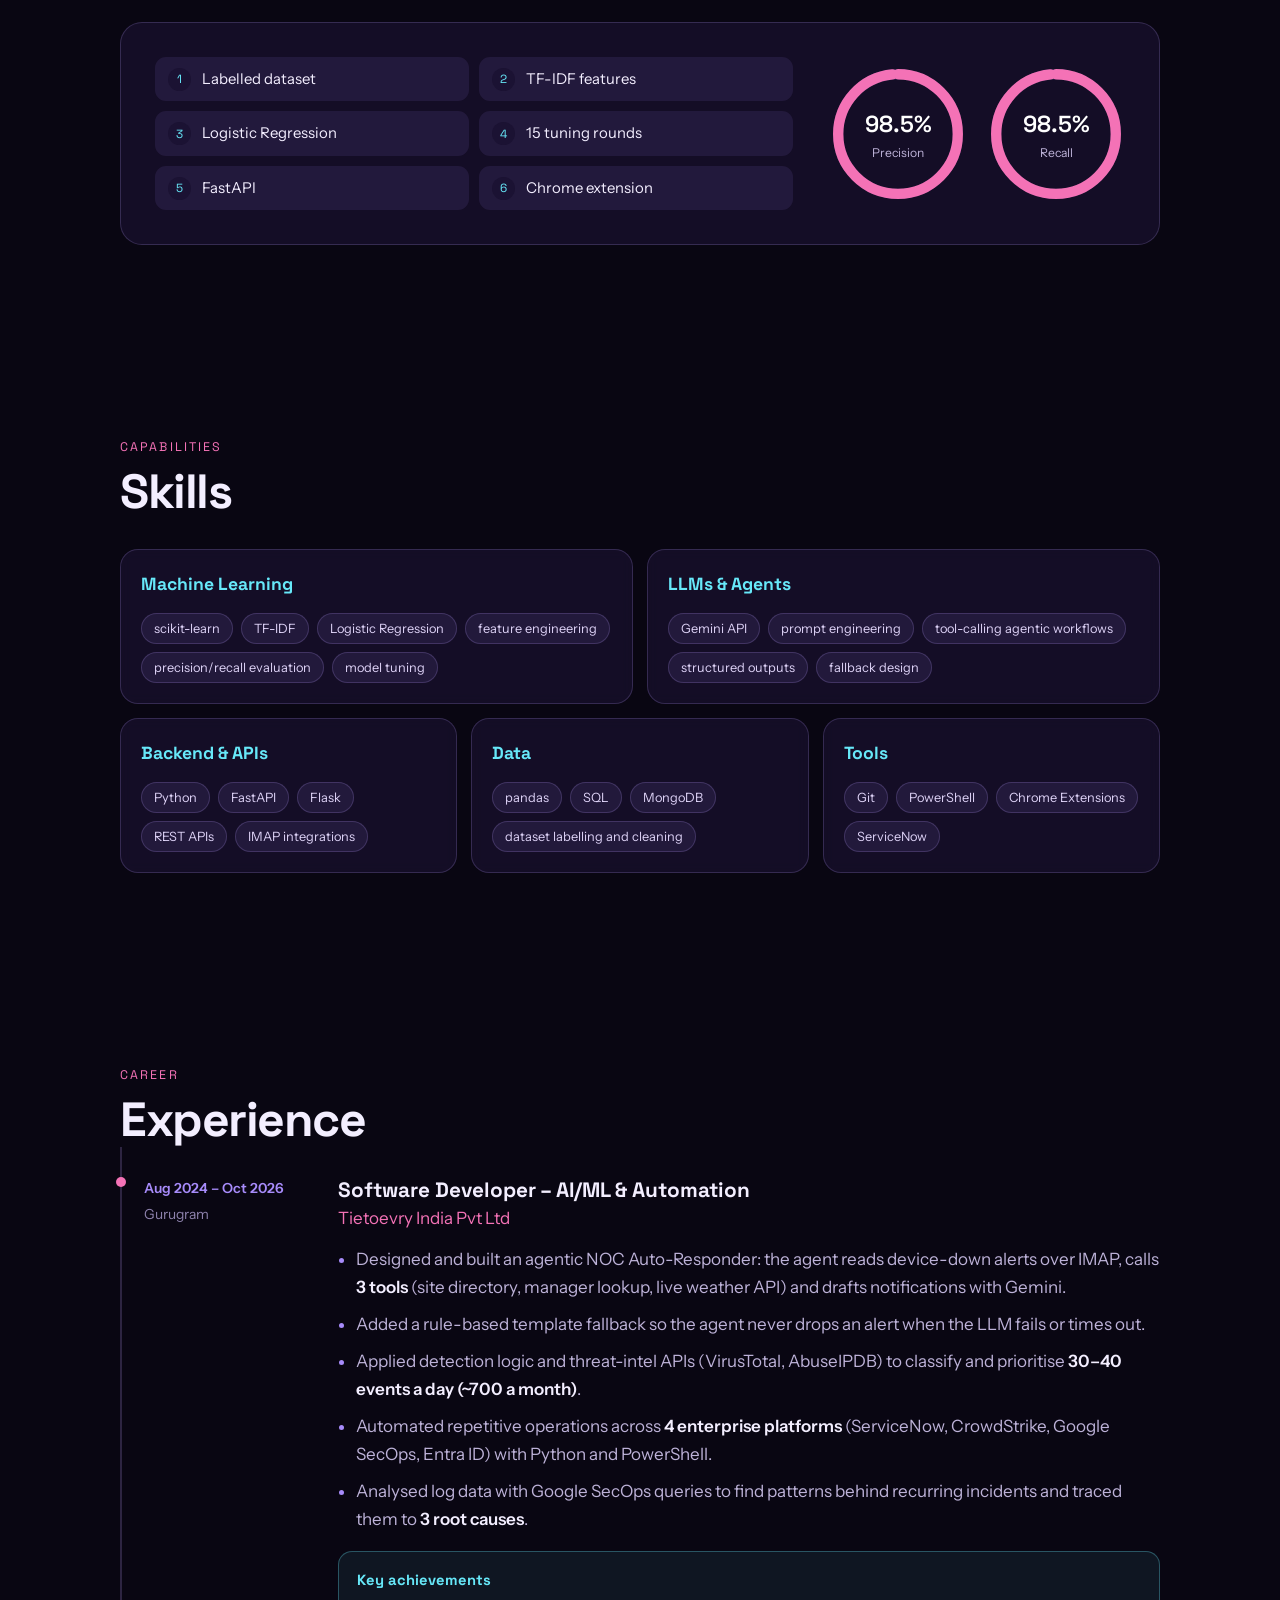
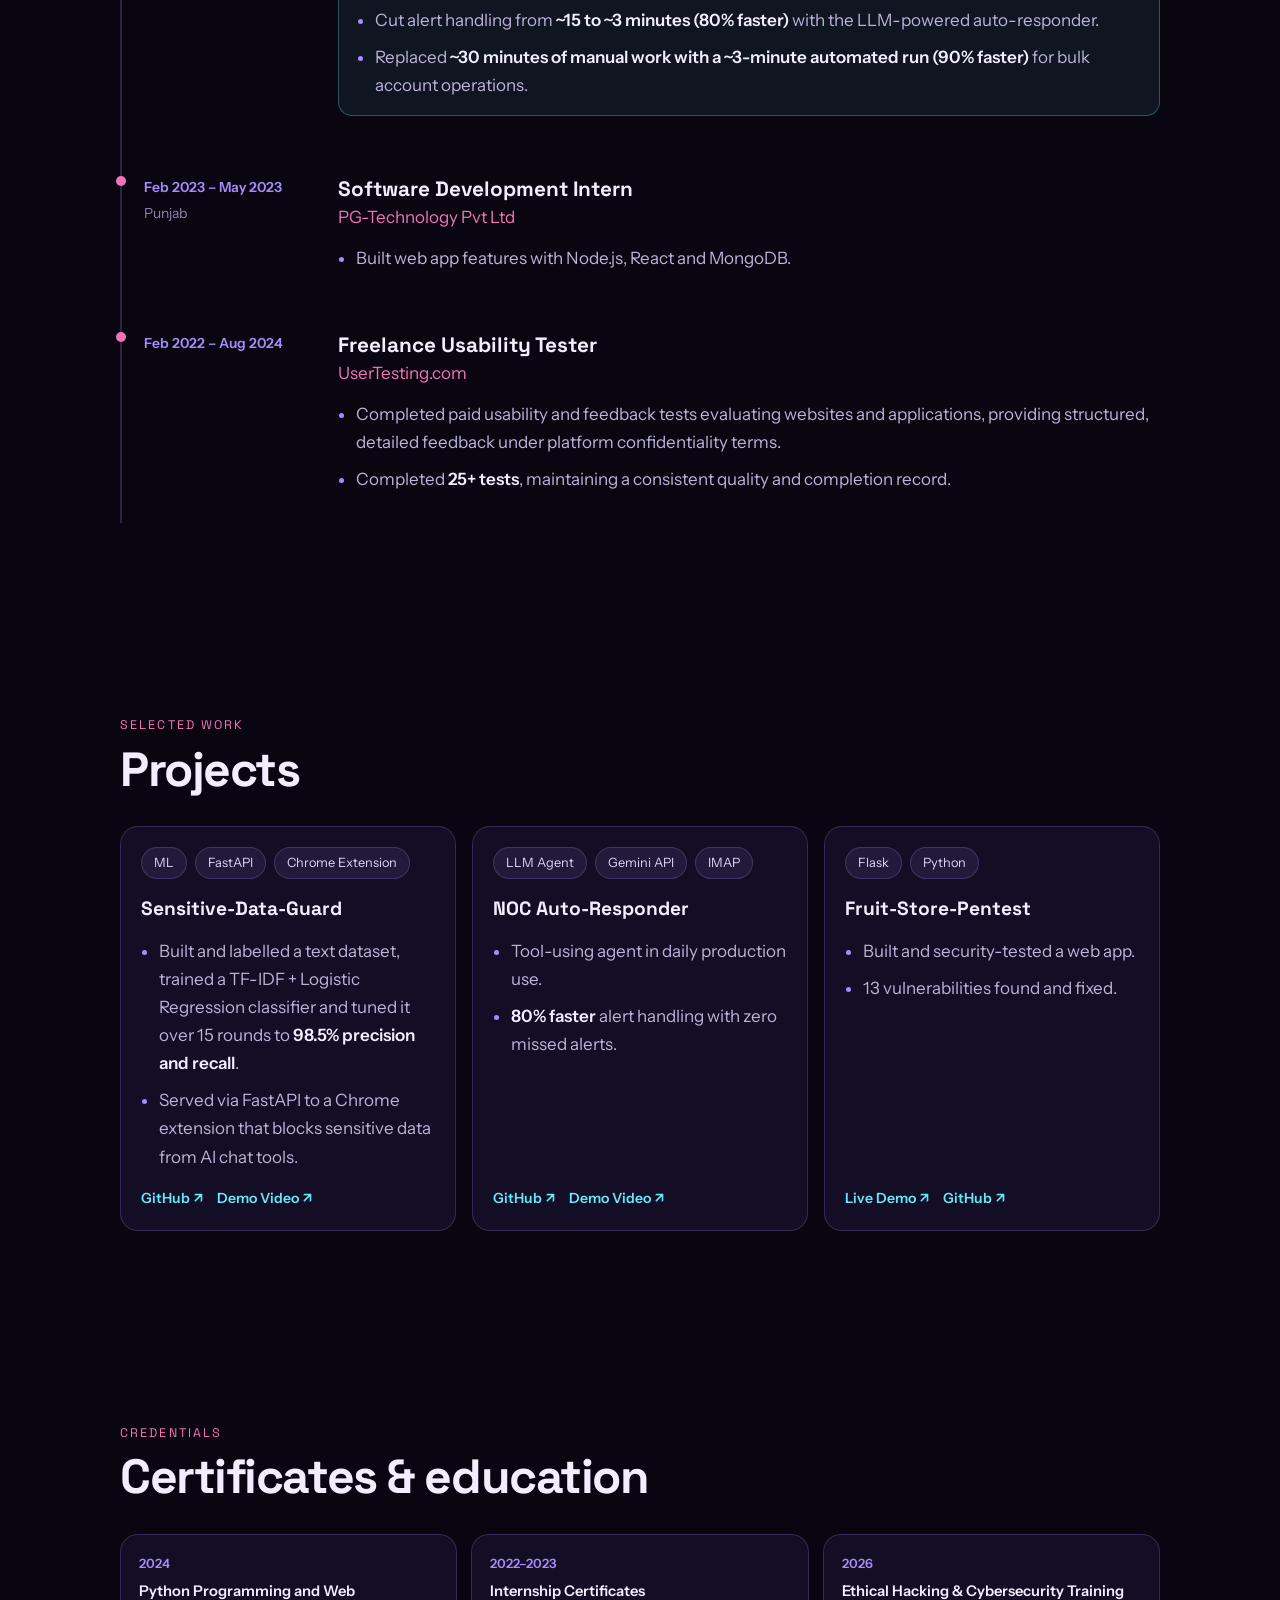
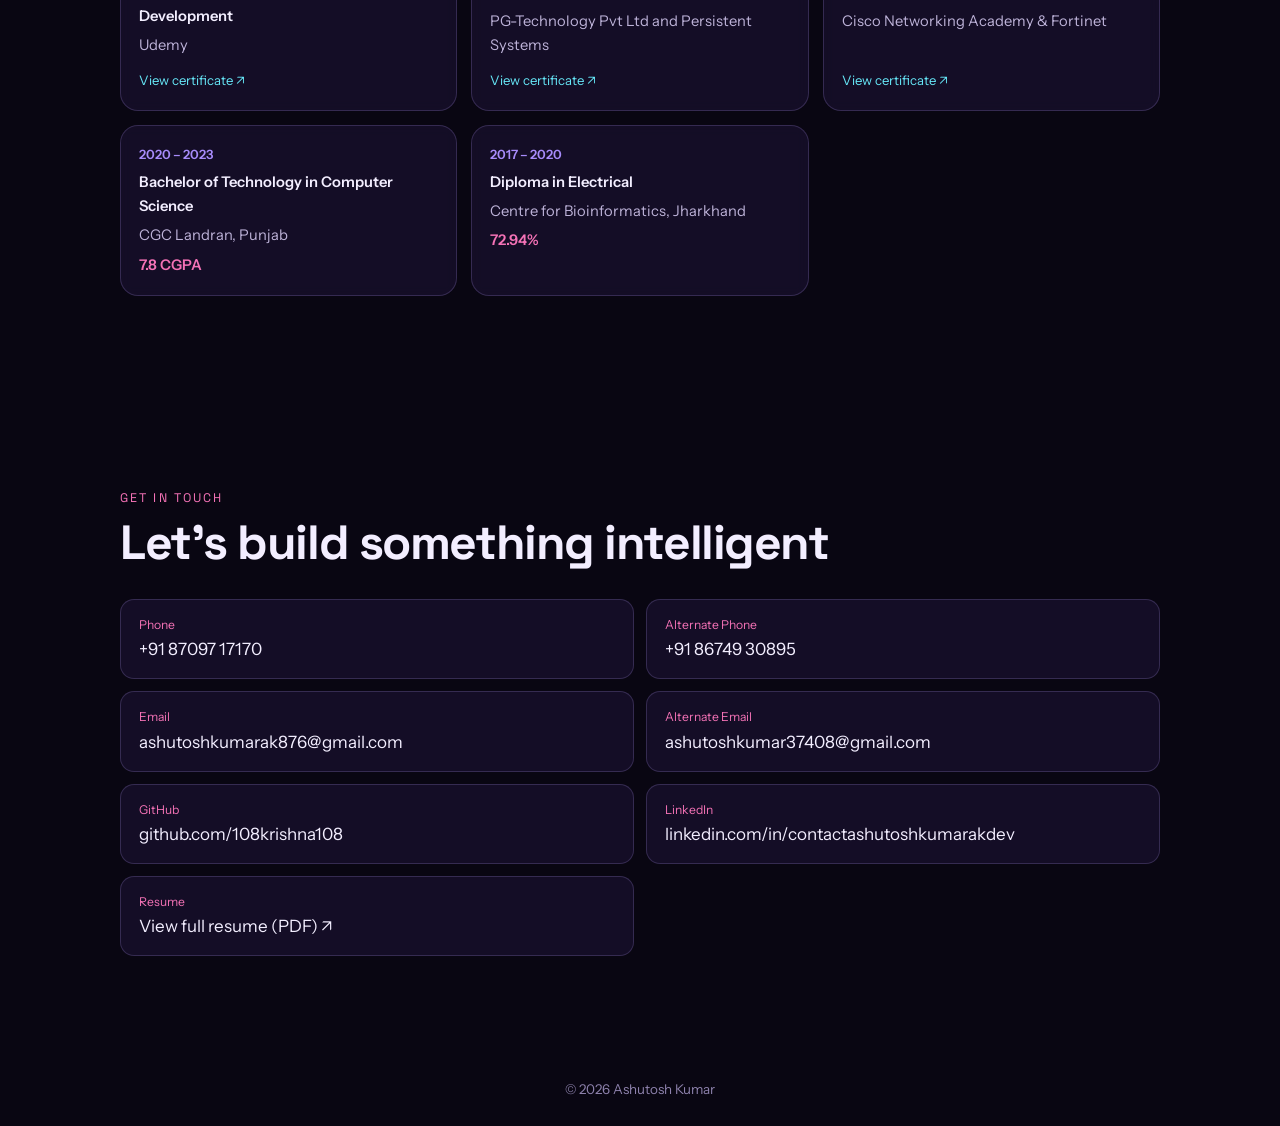
<file: ai-ml-engineer/index.html>
<!doctype html>
<html lang="en">
<head>
<meta charset="UTF-8">
<meta name="viewport" content="width=device-width, initial-scale=1.0">
<meta name="robots" content="noindex">
<title>Ashutosh Kumar — Software Developer – AI/ML</title>
<meta name="description" content="Ashutosh Kumar, Software Developer – AI/ML. I build LLM agents and machine-learning tools in Python, from a labelled dataset to automation running in daily production.">
<script>document.documentElement.className='js'</script>
<link rel="preconnect" href="https://fonts.googleapis.com">
<link rel="preconnect" href="https://fonts.gstatic.com" crossorigin>
<link rel="stylesheet" href="https://fonts.googleapis.com/css2?family=Space+Grotesk:wght@400;500;600;700&family=Instrument+Sans:wght@400;500;600&display=swap">
<style>
*{box-sizing:border-box;}
html{scroll-behavior:smooth;scroll-padding-top:84px;-webkit-text-size-adjust:100%;}
body{margin:0;overflow-x:hidden;}
@supports (overflow:clip){html,body{overflow-x:clip;}}
a{color:inherit;text-decoration:none;}
p,h1,h2,h3,h4,ul,ol,figure{margin:0;}
ul,ol{padding:0;}
img{display:block;max-width:100%;}
a:focus-visible,summary:focus-visible{outline:2px solid currentColor;outline-offset:3px;border-radius:3px;}
#ambient{position:fixed;inset:0;z-index:-1;width:100%;height:100%;pointer-events:none;}

/* scroll-in, matching the Cyber Security portfolio */
.js .reveal{opacity:0;}
.js .reveal.is-visible{opacity:1;animation:revealLeft 1.6s cubic-bezier(.16,.6,.2,1) backwards;}
.js .reveal.right.is-visible{animation-name:revealRight;}
.js .reveal.up.is-visible{animation-name:revealUp;}
@keyframes revealLeft{from{opacity:0;transform:translateX(-140px);}}
@keyframes revealRight{from{opacity:0;transform:translateX(140px);}}
@keyframes revealUp{from{opacity:0;transform:translateY(60px);}}
.tilt{transform-style:preserve-3d;}

/* floating skill badges */
.chips,.tags,td{perspective:800px;}
.chip{display:inline-block;animation:wobble3d 7s ease-in-out infinite;}
.chip:nth-child(2n){animation-delay:.3s;animation-duration:6.5s;}
.chip:nth-child(3n){animation-delay:.6s;animation-duration:8s;}
.chip:nth-child(4n){animation-delay:.15s;animation-duration:7.4s;}
.chip:nth-child(5n){animation-delay:.45s;animation-duration:6.8s;}
@keyframes wobble3d{0%,100%{transform:translateY(0) rotateY(-10deg);}50%{transform:translateY(-4px) rotateY(10deg);}}

/* timeline pulse on each job */
.job{position:relative;}
.job::before{content:'';position:absolute;left:-6px;top:30px;width:10px;height:10px;border-radius:50%;color:var(--ping,#888);background:currentColor;animation:jobPing 2.4s ease-out infinite;}
@keyframes jobPing{0%{box-shadow:0 0 0 0 currentColor;}70%,100%{box-shadow:0 0 0 9px transparent;}}

/* glitching name and glowing photo, matching the Cyber Security hero */
.glitch{position:relative;}
.glitch::before,.glitch::after{content:attr(data-text);position:absolute;left:0;top:0;width:100%;height:100%;pointer-events:none;background:none;clip-path:inset(0 0 100% 0);}
.glitch::before{left:3px;color:var(--g1,#f472b6);-webkit-text-fill-color:var(--g1,#f472b6);animation:glitchTop 4.5s infinite linear alternate-reverse;}
.glitch::after{left:-3px;color:var(--g2,#67e8f9);-webkit-text-fill-color:var(--g2,#67e8f9);animation:glitchBot 4.5s infinite linear alternate-reverse;}
@keyframes glitchTop{0%,92%,100%{clip-path:inset(0 0 100% 0);}93%{clip-path:inset(10% 0 60% 0);}95%{clip-path:inset(40% 0 20% 0);}97%{clip-path:inset(70% 0 5% 0);}}
@keyframes glitchBot{0%,90%,100%{clip-path:inset(100% 0 0 0);}91%{clip-path:inset(60% 0 15% 0);}94%{clip-path:inset(20% 0 55% 0);}98%{clip-path:inset(5% 0 80% 0);}}
.avatar{animation:avatarGlow 3.2s ease-in-out infinite;}
.js .avatar.reveal.right.is-visible{animation:revealRight 1.6s cubic-bezier(.16,.6,.2,1) backwards,avatarGlow 3.2s ease-in-out infinite;}
@keyframes avatarGlow{0%,100%{box-shadow:0 14px 34px -16px var(--ping,#888);}50%{box-shadow:0 18px 52px -8px var(--ping,#888);}}

/* typewriter cursor on the intro line */
.type-cursor{display:inline-block;width:.5em;height:1em;margin-left:2px;vertical-align:-.12em;background:var(--ping,currentColor);animation:typeBlink 1s step-end infinite;}
@keyframes typeBlink{50%{opacity:0;}}

@media (prefers-reduced-motion:reduce){
  html{scroll-behavior:auto;}
  *,*::before,*::after{animation-duration:.001ms !important;animation-iteration-count:1 !important;transition-duration:.001ms !important;}
}
:root{
  --bg:#090612;--card:rgba(24,16,44,.78);--card-2:#1b1233;--line:rgba(190,160,255,.2);--ink:#f3eeff;--dim:#bdb2d8;--faint:#8e82ad;
  --violet:#a78bfa;--pink:#f472b6;--cyan:#67e8f9;
  --head:'Space Grotesk',ui-sans-serif,system-ui,sans-serif;--body:'Instrument Sans',ui-sans-serif,system-ui,sans-serif;
  --ping:#f472b6;--g1:#f472b6;--g2:#67e8f9;
}
body{background:radial-gradient(ellipse 90% 60% at 50% -10%,#2c1658 0,#090612 68%) fixed,var(--bg);color:var(--ink);font-family:var(--body);font-size:17px;line-height:1.65;}
::selection{background:var(--pink);color:#17061a;}
#net{position:fixed;inset:0;z-index:-1;width:100%;height:100%;}
.topbar{position:fixed;top:14px;left:50%;z-index:30;width:min(1040px,calc(100% - 32px));transform:translateX(-50%);display:flex;align-items:center;justify-content:space-between;gap:20px;padding:9px 20px;border:1px solid var(--line);border-radius:999px;background:rgba(14,9,28,.8);backdrop-filter:blur(14px);}
.brand{font-family:var(--head);font-weight:700;}
.brand span{color:var(--pink);}
.topbar nav{display:flex;gap:4px;min-width:0;margin-left:auto;font-size:.86rem;color:var(--dim);}
.nav-resume{flex:none;padding:6px 15px;border-radius:999px;background:linear-gradient(100deg,var(--violet),var(--pink));color:#14061f;font-size:.84rem;font-weight:600;}
.topbar nav a{padding:4px 11px;border-radius:999px;}
.topbar nav a:hover{color:var(--ink);}
.topbar nav a.active{background:rgba(167,139,250,.22);color:#fff;}
main{width:min(1040px,calc(100% - 32px));margin-inline:auto;}
section{padding-block:clamp(56px,9vw,96px);}
.hero{min-height:100vh;display:flex;flex-direction:column;align-items:center;justify-content:center;padding-top:120px;text-align:center;}
.avatar{width:124px;height:124px;object-fit:cover;object-position:top;border-radius:50%;border:2px solid var(--violet);box-shadow:0 0 0 7px rgba(167,139,250,.14),0 0 46px rgba(244,114,182,.42);}
.status{display:flex;align-items:center;gap:8px;margin-top:20px;font-size:.88rem;color:var(--dim);}
.status i{width:8px;height:8px;border-radius:50%;background:var(--cyan);box-shadow:0 0 12px var(--cyan);}
h1,h2,h3,h4{font-family:var(--head);}
h1{margin-top:10px;font-size:clamp(2.9rem,9vw,6.2rem);line-height:1;letter-spacing:-.045em;background:linear-gradient(100deg,#fff 15%,var(--violet) 55%,var(--pink));-webkit-background-clip:text;background-clip:text;color:transparent;}
.role{margin-top:14px;font-family:var(--head);font-size:clamp(1.1rem,3vw,1.55rem);color:var(--cyan);}
.chips{display:flex;flex-wrap:wrap;gap:8px;margin-top:14px;}
.chips.center{justify-content:center;margin-top:18px;}
.chip{padding:4px 12px;border:1px solid var(--line);border-radius:999px;background:rgba(167,139,250,.1);font-size:.8rem;color:#ded3f7;}
.intro{max-width:60ch;margin-top:20px;color:var(--dim);font-size:1.1rem;}
.actions{display:flex;flex-wrap:wrap;justify-content:center;gap:12px;margin-top:26px;}
.btn{padding:10px 21px;border:1px solid var(--line);border-radius:999px;background:rgba(255,255,255,.04);font-weight:600;font-size:.92rem;transition:transform .2s,border-color .2s;}
.btn:hover{transform:translateY(-2px);border-color:var(--violet);}
.btn.primary{border:0;background:linear-gradient(100deg,var(--violet),var(--pink));color:#14061f;}
.metrics{width:100%;display:grid;grid-template-columns:repeat(4,minmax(0,1fr));gap:12px;margin-top:44px;}
.metric,.skill,.proj,.cert,.edu,.step{border:1px solid var(--line);border-radius:18px;background:var(--card);backdrop-filter:blur(6px);}
.metric{padding:18px 12px;}
.metric strong{display:block;font-family:var(--head);font-size:2rem;line-height:1.15;color:#fff;}
.metric span{font-size:.84rem;color:var(--dim);}
.eyebrow{font-family:var(--head);font-size:.78rem;letter-spacing:.17em;text-transform:uppercase;color:var(--pink);}
h2{margin-top:8px;font-size:clamp(1.9rem,5vw,3rem);line-height:1.1;letter-spacing:-.03em;}
.lede{margin-top:10px;color:var(--dim);}
.flow{list-style:none;position:relative;display:grid;grid-template-columns:repeat(4,minmax(0,1fr));gap:16px;margin-top:34px;}
.flow::before{content:'';position:absolute;top:36px;left:6%;right:6%;height:2px;background:linear-gradient(90deg,var(--violet) 0 40%,var(--cyan) 50%,var(--pink) 60% 100%);background-size:220% 100%;animation:signal 3.4s linear infinite;}
@keyframes signal{to{background-position:-220% 0;}}
.step{position:relative;display:flex;flex-direction:column;gap:6px;padding:18px;background:#160e2b;font-size:.92rem;color:var(--dim);}
.step-no{width:36px;height:36px;display:grid;place-items:center;border-radius:50%;background:linear-gradient(135deg,var(--violet),var(--pink));font-family:var(--head);font-size:.8rem;font-weight:700;color:#14061f;}
.step strong{margin-top:6px;font-family:var(--head);font-size:1.08rem;color:var(--ink);}
.model{display:grid;grid-template-columns:minmax(0,1fr) auto;align-items:center;gap:36px;margin-top:30px;padding:clamp(20px,4vw,34px);border:1px solid var(--line);border-radius:22px;background:var(--card);}
.train{list-style:none;counter-reset:s;display:grid;grid-template-columns:repeat(2,minmax(0,1fr));gap:10px;}
.train li{counter-increment:s;display:flex;align-items:center;gap:11px;padding:10px 13px;border-radius:11px;background:rgba(167,139,250,.1);font-size:.93rem;}
.train li::before{content:counter(s);width:23px;height:23px;flex:none;display:grid;place-items:center;border-radius:50%;background:var(--card-2);font-family:var(--head);font-size:.74rem;color:var(--cyan);}
.rings{display:flex;gap:20px;}
.ring{position:relative;width:138px;height:138px;}
.ring svg{width:100%;height:100%;transform:rotate(-90deg);}
.ring circle{fill:none;stroke:rgba(167,139,250,.18);stroke-width:9;}
.ring .val{stroke:var(--pink);stroke-linecap:round;stroke-dasharray:calc(var(--v) * 1) 100;}
.ring figcaption{position:absolute;inset:0;display:flex;flex-direction:column;align-items:center;justify-content:center;font-size:.76rem;color:var(--dim);}
.ring strong{font-family:var(--head);font-size:1.45rem;color:#fff;}
.skill-grid{display:grid;grid-template-columns:repeat(6,minmax(0,1fr));gap:14px;margin-top:30px;}
.skill{grid-column:span 2;padding:20px;}
.skill:nth-child(-n+2){grid-column:span 3;}
.skill h3{font-size:1.1rem;color:var(--cyan);}
.job{display:grid;grid-template-columns:170px minmax(0,1fr);gap:24px;padding:30px 0 30px 22px;border-left:2px solid var(--line);}
.job-meta{display:flex;flex-direction:column;gap:3px;font-size:.87rem;color:var(--faint);}
.job-meta span:first-child{color:var(--violet);font-weight:600;}
.job h3{font-size:1.3rem;line-height:1.3;}
.co{color:var(--pink);}
.job ul,.proj ul{display:grid;gap:9px;margin-top:13px;padding-left:18px;color:var(--dim);}
.job li::marker,.proj li::marker{color:var(--violet);}
strong{color:var(--ink);font-weight:600;}
.wins{margin-top:18px;padding:16px 18px;border:1px solid rgba(103,232,249,.3);border-radius:14px;background:rgba(103,232,249,.07);}
.wins h4{font-size:.92rem;color:var(--cyan);}
.proj-grid{display:grid;grid-template-columns:repeat(3,minmax(0,1fr));gap:16px;margin-top:30px;}
.proj{display:flex;flex-direction:column;padding:20px;transition:transform .25s,border-color .25s;}
.proj:hover{transform:translateY(-5px);border-color:var(--violet);}
.proj .chips{margin-top:0;}
.proj h3{margin-top:14px;font-size:1.2rem;}
.plinks{display:flex;flex-wrap:wrap;gap:14px;margin-top:auto;padding-top:16px;}
.plink{font-size:.88rem;font-weight:600;color:var(--cyan);}
.plink:hover{text-decoration:underline;}
.cards{display:grid;grid-template-columns:repeat(3,minmax(0,1fr));gap:14px;margin-top:30px;}
.cert,.edu{display:flex;flex-direction:column;gap:5px;padding:18px;font-size:.92rem;color:var(--dim);}
.cert:hover{border-color:var(--pink);}
.edu{grid-column:span 1;}
.cert-year,.edu-years{font-size:.8rem;font-weight:600;color:var(--violet);}
.cert-open{margin-top:auto;padding-top:8px;font-size:.82rem;color:var(--cyan);}
.edu-score{color:var(--pink);font-weight:600;}
.contact-list{list-style:none;display:grid;grid-template-columns:repeat(2,minmax(0,1fr));gap:12px;margin-top:30px;}
.contact-list a{display:flex;flex-direction:column;padding:15px 18px;border:1px solid var(--line);border-radius:14px;background:var(--card);overflow-wrap:anywhere;}
.contact-list a:hover{border-color:var(--violet);}
.contact-list span{font-size:.76rem;color:var(--pink);}
footer{padding-block:26px;text-align:center;font-size:.84rem;color:var(--faint);}
@media (max-width:1100px){
  .proj-grid,.cards{grid-template-columns:repeat(2,minmax(0,1fr));}
  .model{grid-template-columns:minmax(0,1fr);}
  .rings{justify-content:center;}
}
@media (max-width:860px){
  .topbar{border-radius:16px;padding:8px 12px;gap:10px;}
  .topbar nav{overflow-x:auto;scrollbar-width:none;}
  .flow,.proj-grid,.cards{grid-template-columns:repeat(2,minmax(0,1fr));}
  .flow::before{display:none;}
  .model{grid-template-columns:minmax(0,1fr);}
  .rings{justify-content:center;}
  .skill,.skill:nth-child(-n+2){grid-column:span 3;}
  .job{grid-template-columns:minmax(0,1fr);gap:10px;}
}
@media (max-width:600px){
  .metrics{grid-template-columns:repeat(2,minmax(0,1fr));}
  .flow,.proj-grid,.cards,.contact-list,.train{grid-template-columns:minmax(0,1fr);}
  .skill,.skill:nth-child(-n+2){grid-column:span 6;}
  .ring{width:122px;height:122px;}
}
</style>
</head>
<body>


<canvas id="net" aria-hidden="true"></canvas>
<header class="topbar"><a class="brand" href="#top">AK<span>.ai</span></a><nav aria-label="Sections"><a href="#agent" data-spy>Agent</a><a href="#model" data-spy>Model</a><a href="#skills" data-spy>Skills</a><a href="#experience" data-spy>Experience</a><a href="#projects" data-spy>Projects</a><a href="#contact" data-spy>Contact</a></nav><a class="nav-resume" href="https://drive.google.com/file/d/1t7cbxMRxEM3V82PSO88-7-uhh_xNQKoB/view?usp=sharing" target="_blank" rel="noopener noreferrer">Resume</a></header>
<main id="top">
  <section class="hero">
    <img class="avatar" src="../photo.png" alt="Portrait of Ashutosh Kumar" width="124" height="124">
    <p class="status"><i aria-hidden="true"></i>Available Immediately · Gurugram, Haryana, India</p>
    <h1>Ashutosh Kumar</h1>
    <p class="role">Software Developer – AI/ML</p>
    <div class="chips center"><span class="chip">LLM Agents</span><span class="chip">Python</span><span class="chip">FastAPI</span><span class="chip">scikit-learn</span><span class="chip">Automation</span></div>
    <p class="intro">I build LLM agents and machine-learning tools in Python, from a labelled dataset to automation running in daily production.</p>
    <div class="actions"><a class="btn primary" href="https://drive.google.com/file/d/1t7cbxMRxEM3V82PSO88-7-uhh_xNQKoB/view?usp=sharing" target="_blank" rel="noopener noreferrer">View Resume</a><a class="btn" href="#agent">See the agent</a><a class="btn" href="#contact">Contact</a></div>
    <div class="metrics"><div class="metric reveal"><strong>98.5%</strong><span>precision and recall</span></div><div class="metric reveal"><strong>15</strong><span>model tuning rounds</span></div><div class="metric reveal"><strong>80%</strong><span>faster alert handling</span></div><div class="metric reveal"><strong>0</strong><span>missed alerts</span></div></div>
  </section>
  <section id="agent"><p class="eyebrow">Agent architecture</p><h2>NOC Auto-Responder</h2><p class="lede">A tool-using agent in daily production use.</p><ol class="flow"><li class="step reveal"><span class="step-no">01</span><strong>Input</strong><span>Reads device-down alerts over IMAP</span></li><li class="step reveal"><span class="step-no">02</span><strong>Tool calls</strong><span>Site directory · Manager lookup · Live weather API</span></li><li class="step reveal"><span class="step-no">03</span><strong>LLM</strong><span>Drafts the notification with Gemini</span></li><li class="step reveal"><span class="step-no">04</span><strong>Fallback</strong><span>Rule-based template when the LLM fails or times out</span></li></ol></section>
  <section id="model"><p class="eyebrow">Model card</p><h2>Sensitive-Data-Guard classifier</h2>
    <div class="model reveal"><ol class="train"><li>Labelled dataset</li><li>TF-IDF features</li><li>Logistic Regression</li><li>15 tuning rounds</li><li>FastAPI</li><li>Chrome extension</li></ol><div class="rings"><figure class="ring" style="--v:98.5"><svg viewBox="0 0 120 120" aria-hidden="true"><circle cx="60" cy="60" r="52"/><circle class="val" cx="60" cy="60" r="52" pathLength="100"/></svg><figcaption><strong>98.5%</strong>Precision</figcaption></figure><figure class="ring" style="--v:98.5"><svg viewBox="0 0 120 120" aria-hidden="true"><circle cx="60" cy="60" r="52"/><circle class="val" cx="60" cy="60" r="52" pathLength="100"/></svg><figcaption><strong>98.5%</strong>Recall</figcaption></figure></div></div></section>
  <section id="skills"><p class="eyebrow">Capabilities</p><h2>Skills</h2><div class="skill-grid"><article class="skill reveal"><h3>Machine Learning</h3><div class="chips"><span class="chip">scikit-learn</span><span class="chip">TF-IDF</span><span class="chip">Logistic Regression</span><span class="chip">feature engineering</span><span class="chip">precision/recall evaluation</span><span class="chip">model tuning</span></div></article><article class="skill reveal"><h3>LLMs &amp; Agents</h3><div class="chips"><span class="chip">Gemini API</span><span class="chip">prompt engineering</span><span class="chip">tool-calling agentic workflows</span><span class="chip">structured outputs</span><span class="chip">fallback design</span></div></article><article class="skill reveal"><h3>Backend &amp; APIs</h3><div class="chips"><span class="chip">Python</span><span class="chip">FastAPI</span><span class="chip">Flask</span><span class="chip">REST APIs</span><span class="chip">IMAP integrations</span></div></article><article class="skill reveal"><h3>Data</h3><div class="chips"><span class="chip">pandas</span><span class="chip">SQL</span><span class="chip">MongoDB</span><span class="chip">dataset labelling and cleaning</span></div></article><article class="skill reveal"><h3>Tools</h3><div class="chips"><span class="chip">Git</span><span class="chip">PowerShell</span><span class="chip">Chrome Extensions</span><span class="chip">ServiceNow</span></div></article></div></section>
  <section id="experience"><p class="eyebrow">Career</p><h2>Experience</h2><article class="job reveal"><div class="job-meta"><span>Aug 2024 – Oct 2026</span><span>Gurugram</span></div><div><h3>Software Developer – AI/ML &amp; Automation</h3><p class="co">Tietoevry India Pvt Ltd</p><ul><li>Designed and built an agentic NOC Auto-Responder: the agent reads device-down alerts over IMAP, calls <strong>3 tools</strong> (site directory, manager lookup, live weather API) and drafts notifications with Gemini.</li><li>Added a rule-based template fallback so the agent never drops an alert when the LLM fails or times out.</li><li>Applied detection logic and threat-intel APIs (VirusTotal, AbuseIPDB) to classify and prioritise <strong>30–40 events a day (~700 a month)</strong>.</li><li>Automated repetitive operations across <strong>4 enterprise platforms</strong> (ServiceNow, CrowdStrike, Google SecOps, Entra ID) with Python and PowerShell.</li><li>Analysed log data with Google SecOps queries to find patterns behind recurring incidents and traced them to <strong>3 root causes</strong>.</li></ul><div class="wins"><h4>Key achievements</h4><ul><li>Cut alert handling from <strong>~15 to ~3 minutes (80% faster)</strong> with the LLM-powered auto-responder.</li><li>Replaced <strong>~30 minutes of manual work with a ~3-minute automated run (90% faster)</strong> for bulk account operations.</li></ul></div></div></article><article class="job reveal"><div class="job-meta"><span>Feb 2023 – May 2023</span><span>Punjab</span></div><div><h3>Software Development Intern</h3><p class="co">PG-Technology Pvt Ltd</p><ul><li>Built web app features with Node.js, React and MongoDB.</li></ul></div></article><article class="job reveal"><div class="job-meta"><span>Feb 2022 – Aug 2024</span><span></span></div><div><h3>Freelance Usability Tester</h3><p class="co">UserTesting.com</p><ul><li>Completed paid usability and feedback tests evaluating websites and applications, providing structured, detailed feedback under platform confidentiality terms.</li><li>Completed <strong>25+ tests</strong>, maintaining a consistent quality and completion record.</li></ul></div></article></section>
  <section id="projects"><p class="eyebrow">Selected work</p><h2>Projects</h2><div class="proj-grid"><article class="proj reveal"><div class="chips"><span class="chip">ML</span><span class="chip">FastAPI</span><span class="chip">Chrome Extension</span></div><h3>Sensitive-Data-Guard</h3><ul><li>Built and labelled a text dataset, trained a TF-IDF + Logistic Regression classifier and tuned it over 15 rounds to <strong>98.5% precision and recall</strong>.</li><li>Served via FastAPI to a Chrome extension that blocks sensitive data from AI chat tools.</li></ul><div class="plinks"><a class="plink" href="https://github.com/108krishna108/Sensitive-Data-Guard" target="_blank" rel="noopener noreferrer">GitHub <span aria-hidden="true">↗</span></a><a class="plink" href="https://www.loom.com/share/98ffaa30d86a4ac590763d7433752512" target="_blank" rel="noopener noreferrer">Demo Video <span aria-hidden="true">↗</span></a></div></article><article class="proj reveal"><div class="chips"><span class="chip">LLM Agent</span><span class="chip">Gemini API</span><span class="chip">IMAP</span></div><h3>NOC Auto-Responder</h3><ul><li>Tool-using agent in daily production use.</li><li><strong>80% faster</strong> alert handling with zero missed alerts.</li></ul><div class="plinks"><a class="plink" href="https://github.com/108krishna108/Noc__auto__responder108" target="_blank" rel="noopener noreferrer">GitHub <span aria-hidden="true">↗</span></a><a class="plink" href="https://drive.google.com/file/d/1o7Acmb9kYt1wf3YQ3qT6laahlsnbMGVQ/view?usp=drive_link" target="_blank" rel="noopener noreferrer">Demo Video <span aria-hidden="true">↗</span></a></div></article><article class="proj reveal"><div class="chips"><span class="chip">Flask</span><span class="chip">Python</span></div><h3>Fruit-Store-Pentest</h3><ul><li>Built and security-tested a web app.</li><li>13 vulnerabilities found and fixed.</li></ul><div class="plinks"><a class="plink" href="https://fruit-store-pentest.onrender.com/" target="_blank" rel="noopener noreferrer">Live Demo <span aria-hidden="true">↗</span></a><a class="plink" href="https://github.com/108krishna108/fruit-store-pentest" target="_blank" rel="noopener noreferrer">GitHub <span aria-hidden="true">↗</span></a></div></article></div></section>
  <section id="credentials"><p class="eyebrow">Credentials</p><h2>Certificates &amp; education</h2><div class="cards"><a class="cert reveal" href="https://drive.google.com/drive/folders/17gWDw0-nOkX5b3Zy6BZHr-tLGWZZBBZR?usp=drive_link" target="_blank" rel="noopener noreferrer"><span class="cert-year">2024</span><strong>Python Programming and Web Development</strong><span class="cert-issuer">Udemy</span><span class="cert-open">View certificate ↗</span></a><a class="cert reveal" href="https://drive.google.com/drive/folders/1X7R6Z8djDzRFwH_glODkxabgyO7KA3sj?usp=drive_link" target="_blank" rel="noopener noreferrer"><span class="cert-year">2022–2023</span><strong>Internship Certificates</strong><span class="cert-issuer">PG-Technology Pvt Ltd and Persistent Systems</span><span class="cert-open">View certificate ↗</span></a><a class="cert reveal" href="https://drive.google.com/drive/folders/1lPvsDt-7lBXQo9Z0tTZPq7gN1NkgjozB?usp=drive_link" target="_blank" rel="noopener noreferrer"><span class="cert-year">2026</span><strong>Ethical Hacking &amp; Cybersecurity Training</strong><span class="cert-issuer">Cisco Networking Academy &amp; Fortinet</span><span class="cert-open">View certificate ↗</span></a><div class="edu reveal"><span class="edu-years">2020 – 2023</span><strong>Bachelor of Technology in Computer Science</strong><span>CGC Landran, Punjab</span><span class="edu-score">7.8 CGPA</span></div><div class="edu reveal"><span class="edu-years">2017 – 2020</span><strong>Diploma in Electrical</strong><span>Centre for Bioinformatics, Jharkhand</span><span class="edu-score">72.94%</span></div></div></section>
  <section id="contact"><p class="eyebrow">Get in touch</p><h2>Let's build something intelligent</h2><ul class="contact-list"><li><a href="tel:+918709717170"><span>Phone</span>+91 87097 17170</a></li><li><a href="tel:+918674930895"><span>Alternate Phone</span>+91 86749 30895</a></li><li><a href="mailto:ashutoshkumarak876@gmail.com"><span>Email</span>ashutoshkumarak876@gmail.com</a></li><li><a href="mailto:ashutoshkumar37408@gmail.com"><span>Alternate Email</span>ashutoshkumar37408@gmail.com</a></li><li><a href="https://github.com/108krishna108" target="_blank" rel="noopener noreferrer"><span>GitHub</span>github.com/108krishna108</a></li><li><a href="https://www.linkedin.com/in/contactashutoshkumarakdev" target="_blank" rel="noopener noreferrer"><span>LinkedIn</span>linkedin.com/in/contactashutoshkumarakdev</a></li><li><a href="https://drive.google.com/file/d/1t7cbxMRxEM3V82PSO88-7-uhh_xNQKoB/view?usp=sharing" target="_blank" rel="noopener noreferrer"><span>Resume</span>View full resume (PDF) ↗</a></li></ul></section>
</main>
<footer>© 2026 Ashutosh Kumar</footer>
<script>
(function(){
  var reduce = window.matchMedia('(prefers-reduced-motion: reduce)').matches;

  var heading = document.querySelector('h1');
  if (heading){
    heading.classList.add('glitch');
    heading.setAttribute('data-text', heading.textContent);
  }

  // scroll-in directions, matching the Cyber Security portfolio
  function mark(selector, direction){
    document.querySelectorAll(selector).forEach(function(el){
      el.classList.add('reveal');
      el.classList.remove('right', 'up');
      if (direction) el.classList.add(direction);
    });
  }
  mark('.hero-grid>div:first-child,.masthead>div:first-child,.hero>div:first-child');
  mark('.avatar,.terminal', 'right');
  mark('h2,.job,.code,.editor .shell,.model,.panel,.contact-list', 'up');
  document.querySelectorAll('.metric,.proj,.cert,.edu,.skill,.suite,.step').forEach(function(el){
    var index = Array.prototype.indexOf.call(el.parentNode.children, el);
    el.classList.add('reveal');
    el.classList.remove('right', 'up');
    if (index % 2) el.classList.add('right');
  });

  var reveals = document.querySelectorAll('.reveal');
  if (reduce || !('IntersectionObserver' in window)){
    reveals.forEach(function(el){ el.classList.add('is-visible'); });
  } else {
    var seen = new IntersectionObserver(function(entries){
      entries.forEach(function(entry){
        if (entry.isIntersecting){ entry.target.classList.add('is-visible'); seen.unobserve(entry.target); }
      });
    }, { threshold:.08, rootMargin:'0px 0px -5% 0px' });
    reveals.forEach(function(el){ seen.observe(el); });
  }

  // hover-tilt
  if (!reduce && window.matchMedia('(hover:hover)').matches){
    document.querySelectorAll('.avatar,.metric,.job,.proj,.cert,.edu,.skill,.suite,.step,.panel,.code,.editor .shell,.model,.terminal').forEach(function(el){
      el.classList.add('tilt');
      el.addEventListener('pointermove', function(e){
        if (!el.classList.contains('is-visible')) return;
        el.style.transition = 'none';
        var r = el.getBoundingClientRect();
        var px = (e.clientX - r.left) / r.width - 0.5;
        var py = (e.clientY - r.top) / r.height - 0.5;
        var strength = r.width > 640 ? 3 : 9;
        el.style.transform = 'perspective(900px) rotateX(' + (-py * strength).toFixed(2) + 'deg) rotateY(' + (px * strength).toFixed(2) + 'deg)';
      });
      el.addEventListener('pointerleave', function(){
        el.style.transition = 'transform .3s ease';
        el.style.transform = '';
      });
    });
  }

  // typewriter
  var intro = document.querySelector('.intro');
  if (intro && !reduce){
    var text = intro.textContent, at = 0;
    var cursor = document.createElement('span');
    cursor.className = 'type-cursor';
    cursor.setAttribute('aria-hidden', 'true');
    intro.style.minHeight = intro.offsetHeight + 'px';
    intro.setAttribute('aria-label', text);
    (function type(){
      intro.textContent = text.slice(0, at);
      intro.appendChild(cursor);
      if (at++ < text.length) setTimeout(type, 24);
    })();
  }

  // ambient background canvas, used by each theme
  window.startAmbient = function(draw, fps){
    var canvas = document.getElementById('ambient');
    if (!canvas) return;
    var ctx = canvas.getContext('2d'), width, height, last = 0;
    function size(){
      var ratio = Math.min(window.devicePixelRatio || 1, 2);
      width = window.innerWidth;
      height = window.innerHeight;
      canvas.width = width * ratio;
      canvas.height = height * ratio;
      ctx.setTransform(ratio, 0, 0, ratio, 0, 0);
      if (reduce) draw(ctx, width, height, 0);
    }
    size();
    window.addEventListener('resize', size);
    if (reduce) return;
    (function loop(time){
      requestAnimationFrame(loop);
      if (document.hidden || time - last < 1000 / fps) return;
      last = time;
      draw(ctx, width, height, time);
    })(0);
  };

  var links = document.querySelectorAll('[data-spy]');
  if (links.length && 'IntersectionObserver' in window){
    var spy = new IntersectionObserver(function(entries){
      entries.forEach(function(entry){
        if (!entry.isIntersecting) return;
        links.forEach(function(link){
          var on = link.getAttribute('href') === '#' + entry.target.id;
          link.classList.toggle('active', on);
          if (on){
            link.setAttribute('aria-current', 'true');
            document.dispatchEvent(new CustomEvent('section-change', { detail:link }));
          } else {
            link.removeAttribute('aria-current');
          }
        });
      });
    }, { rootMargin:'-40% 0px -55% 0px' });
    links.forEach(function(link){
      var target = document.querySelector(link.getAttribute('href'));
      if (target) spy.observe(target);
    });
  }
})();
(function(){
  var canvas = document.getElementById('net');
  var ctx = canvas.getContext('2d');
  var reduce = window.matchMedia('(prefers-reduced-motion: reduce)').matches;
  var nodes = [], width, height, ratio;

  function size(){
    ratio = Math.min(window.devicePixelRatio || 1, 2);
    width = window.innerWidth;
    height = window.innerHeight;
    canvas.width = width * ratio;
    canvas.height = height * ratio;
    ctx.setTransform(ratio, 0, 0, ratio, 0, 0);
    var count = Math.round(Math.min(70, width * height / 22000));
    nodes = [];
    for (var i = 0; i < count; i++){
      nodes.push({ x:Math.random() * width, y:Math.random() * height, vx:(Math.random() - .5) * .28, vy:(Math.random() - .5) * .28, phase:Math.random() * 6.28 });
    }
  }

  function draw(time){
    ctx.clearRect(0, 0, width, height);
    var reach = 150;
    for (var i = 0; i < nodes.length; i++){
      var a = nodes[i];
      if (!reduce){
        a.x += a.vx; a.y += a.vy;
        if (a.x < 0 || a.x > width) a.vx *= -1;
        if (a.y < 0 || a.y > height) a.vy *= -1;
      }
      for (var j = i + 1; j < nodes.length; j++){
        var b = nodes[j], dx = a.x - b.x, dy = a.y - b.y, d = Math.sqrt(dx * dx + dy * dy);
        if (d > reach) continue;
        ctx.strokeStyle = 'rgba(167,139,250,' + (.2 * (1 - d / reach)) + ')';
        ctx.lineWidth = 1;
        ctx.beginPath(); ctx.moveTo(a.x, a.y); ctx.lineTo(b.x, b.y); ctx.stroke();
        if (!reduce && (i + j) % 9 === 0){
          var t = (time / 2600 + a.phase) % 1;
          ctx.fillStyle = 'rgba(103,232,249,.75)';
          ctx.beginPath(); ctx.arc(a.x - dx * t, a.y - dy * t, 1.6, 0, 6.28); ctx.fill();
        }
      }
      ctx.fillStyle = i % 4 === 0 ? 'rgba(244,114,182,.7)' : 'rgba(167,139,250,.75)';
      ctx.beginPath(); ctx.arc(a.x, a.y, 2.1, 0, 6.28); ctx.fill();
    }
    if (!reduce) requestAnimationFrame(draw);
  }

  size();
  window.addEventListener('resize', function(){ size(); if (reduce) draw(0); });
  draw(0);
})();
</script>
</body>
</html>
</file>
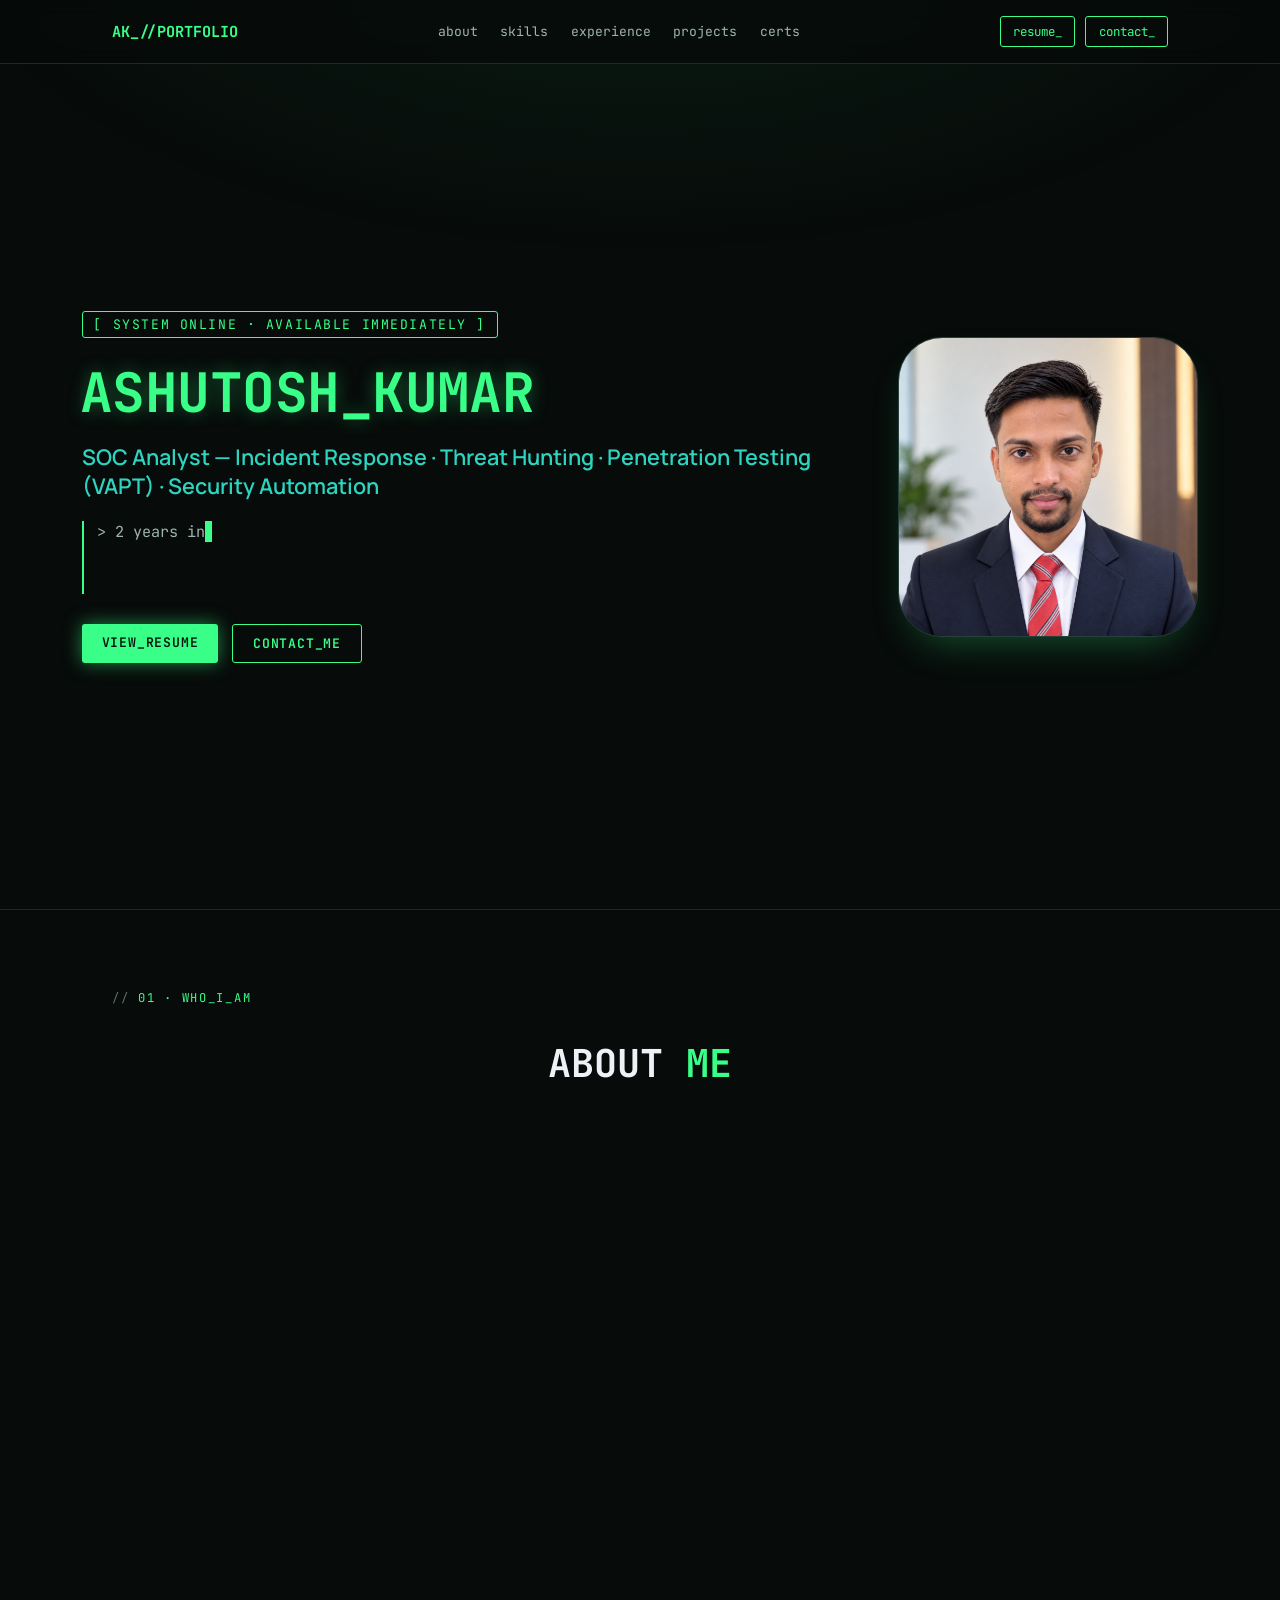
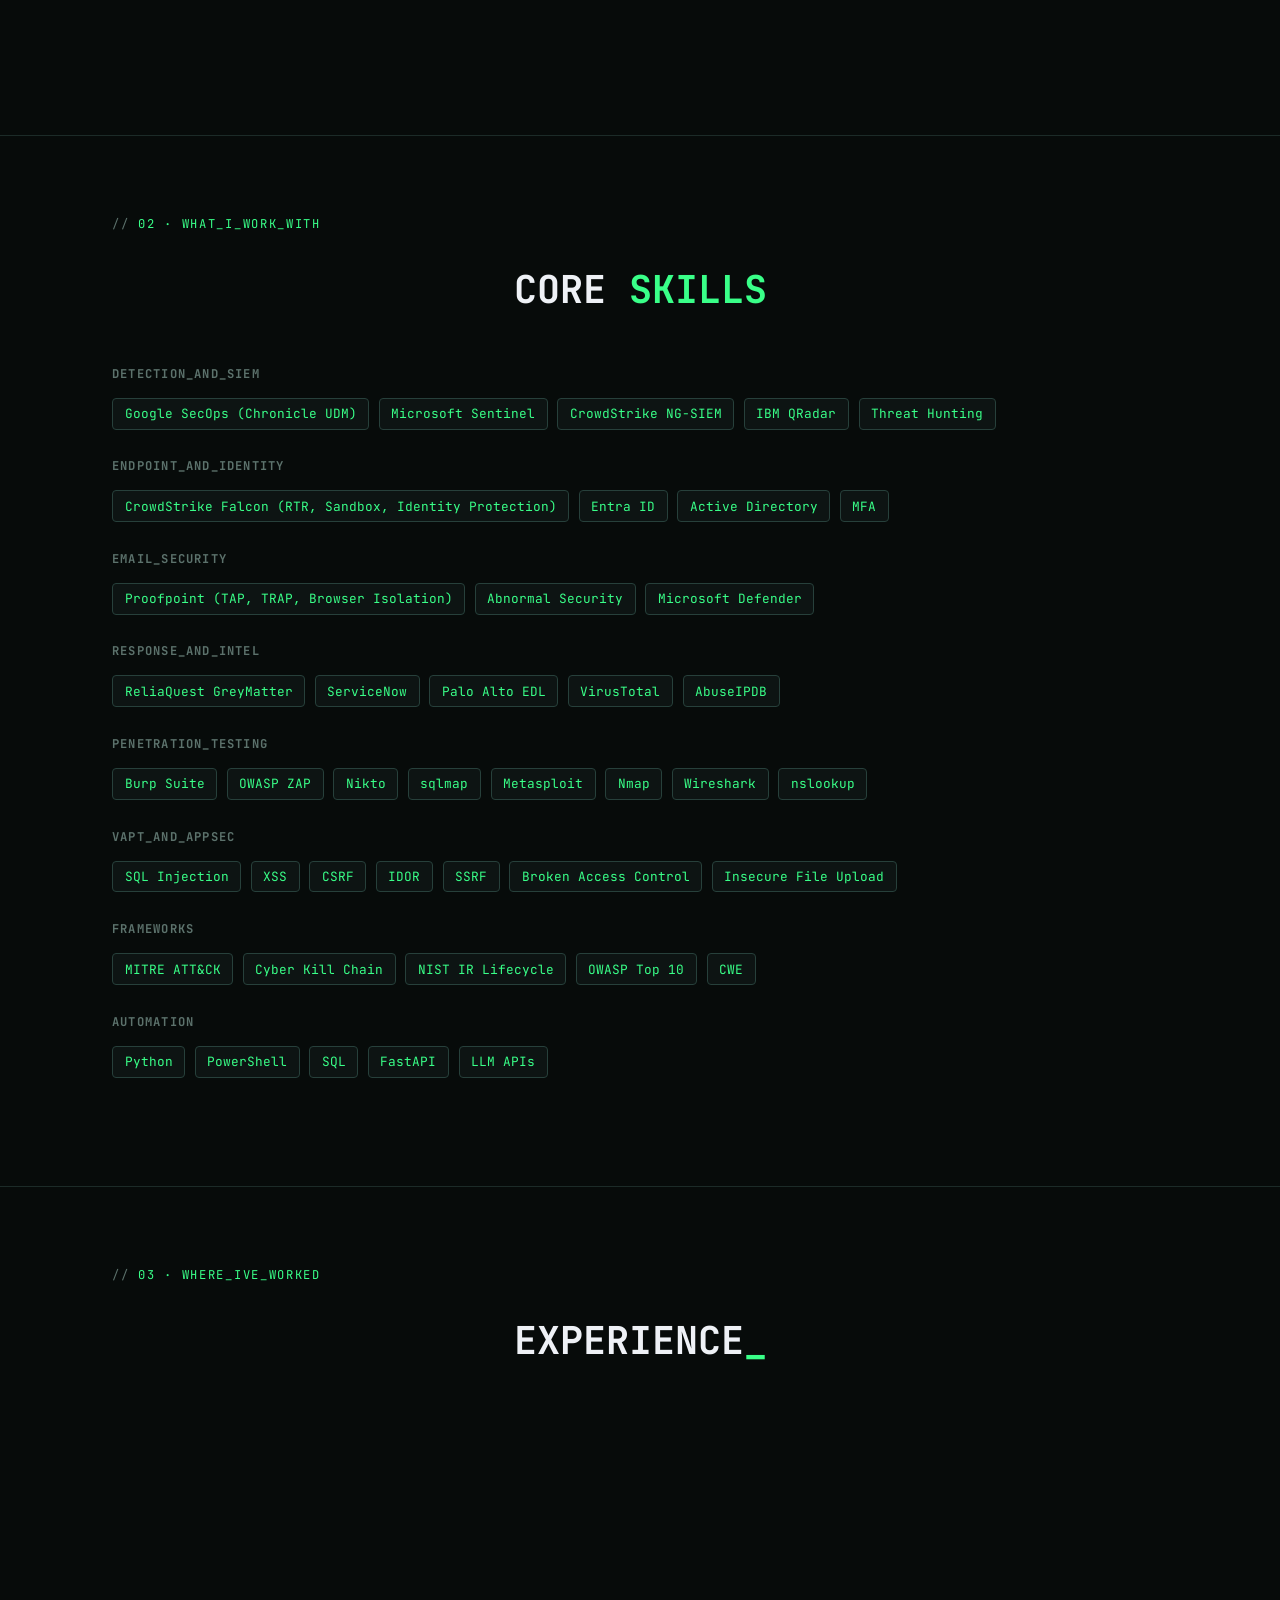
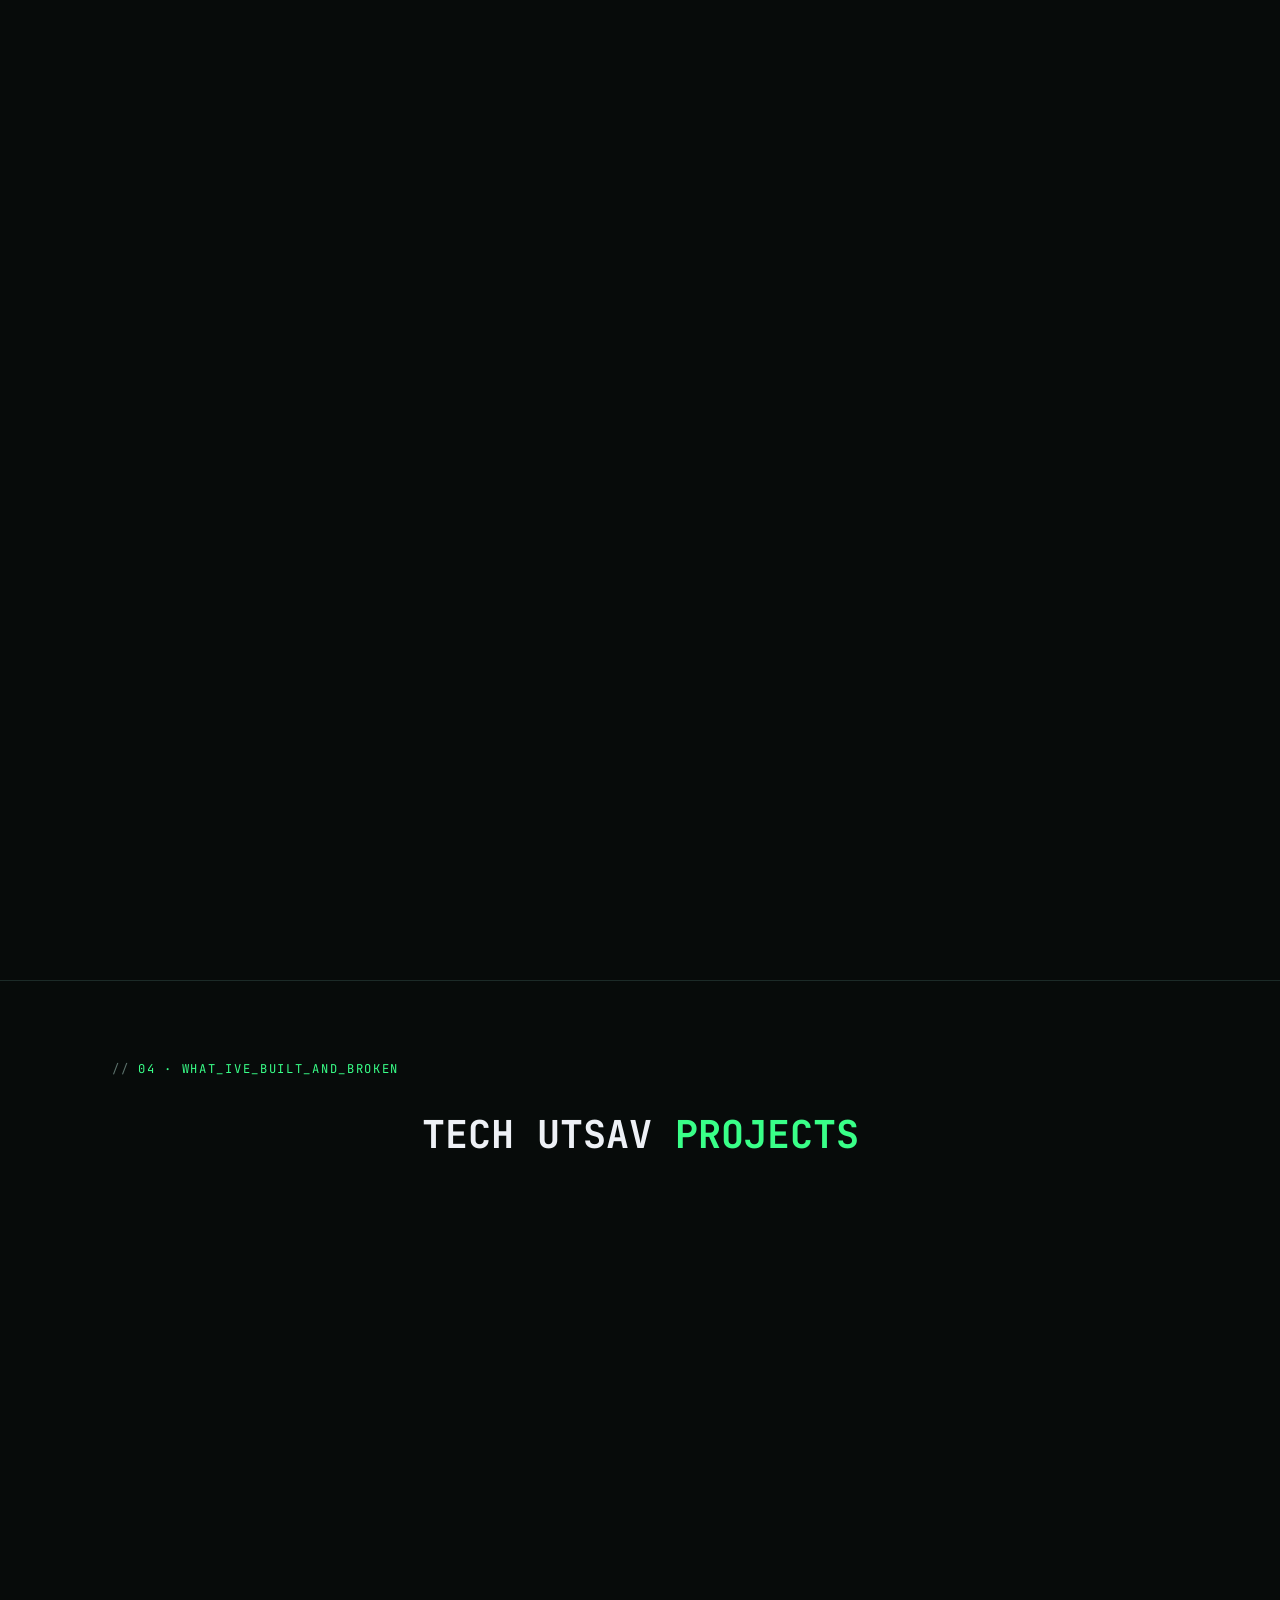
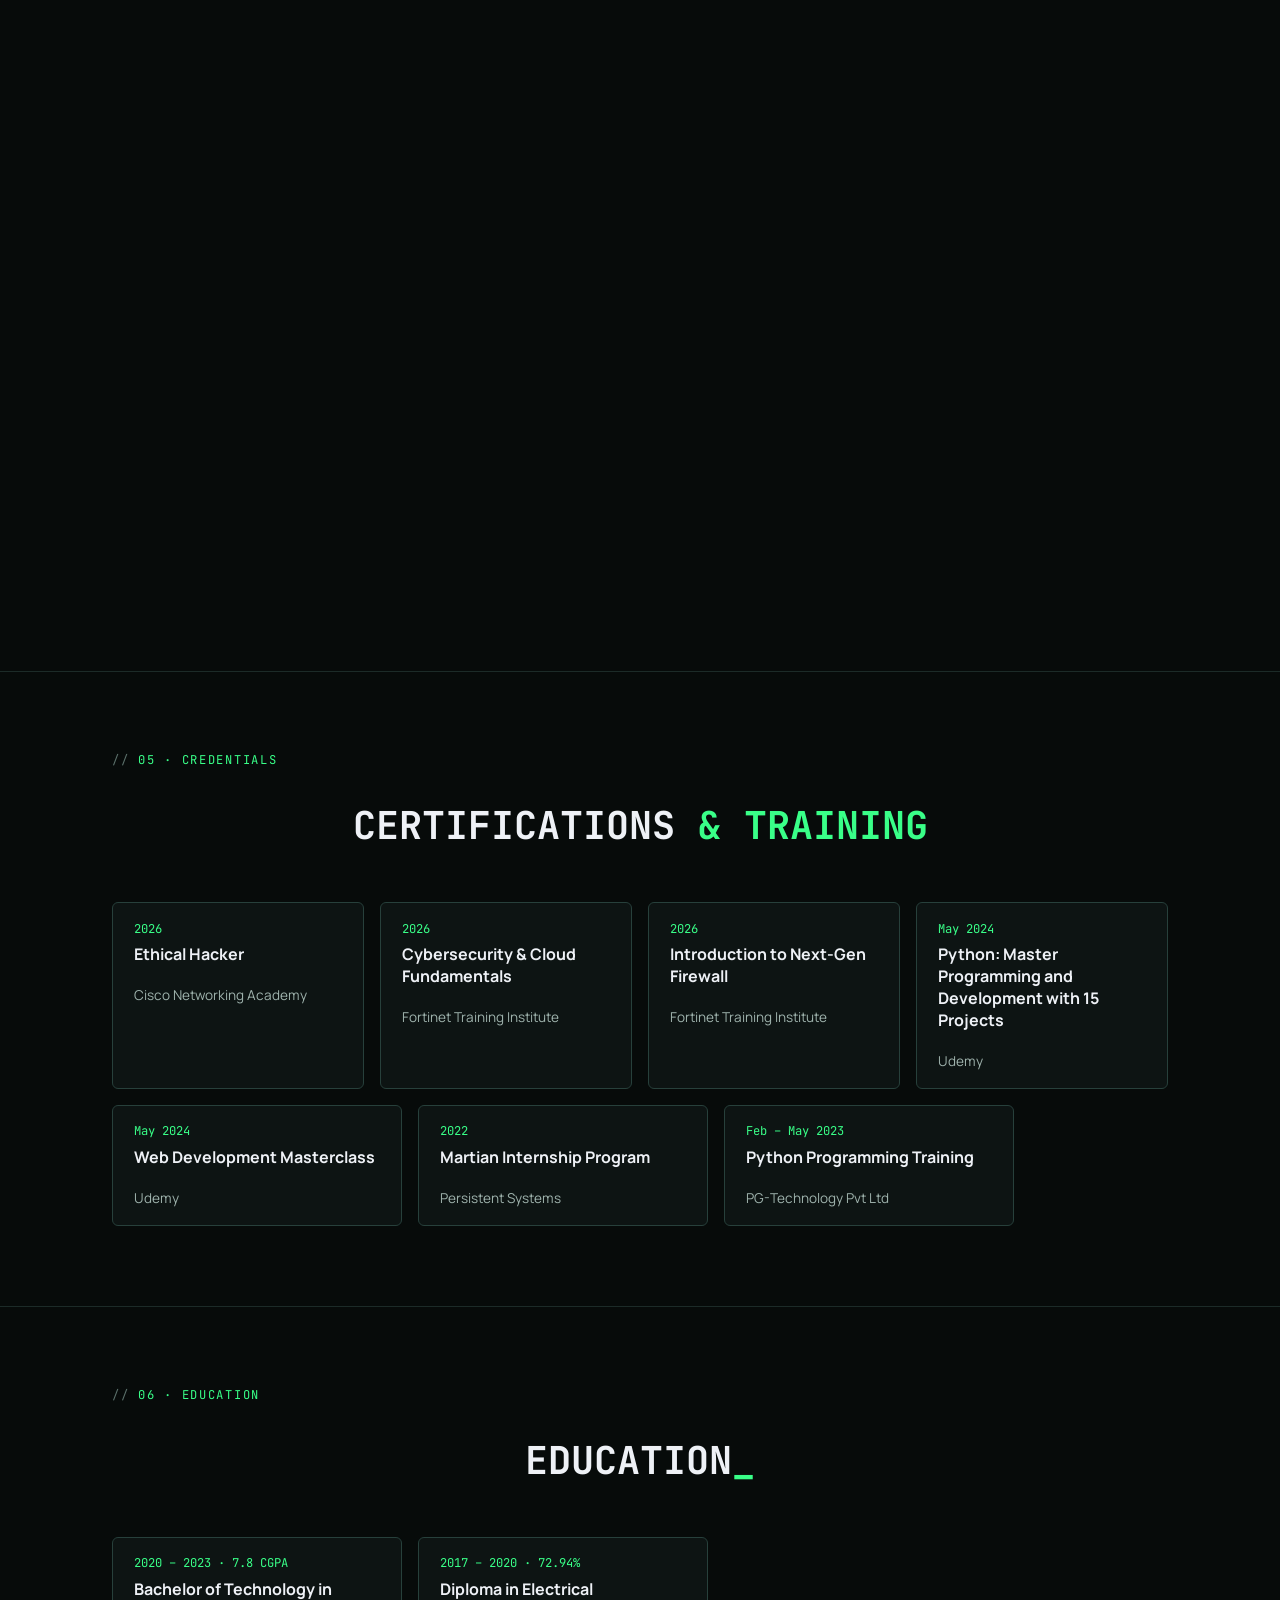
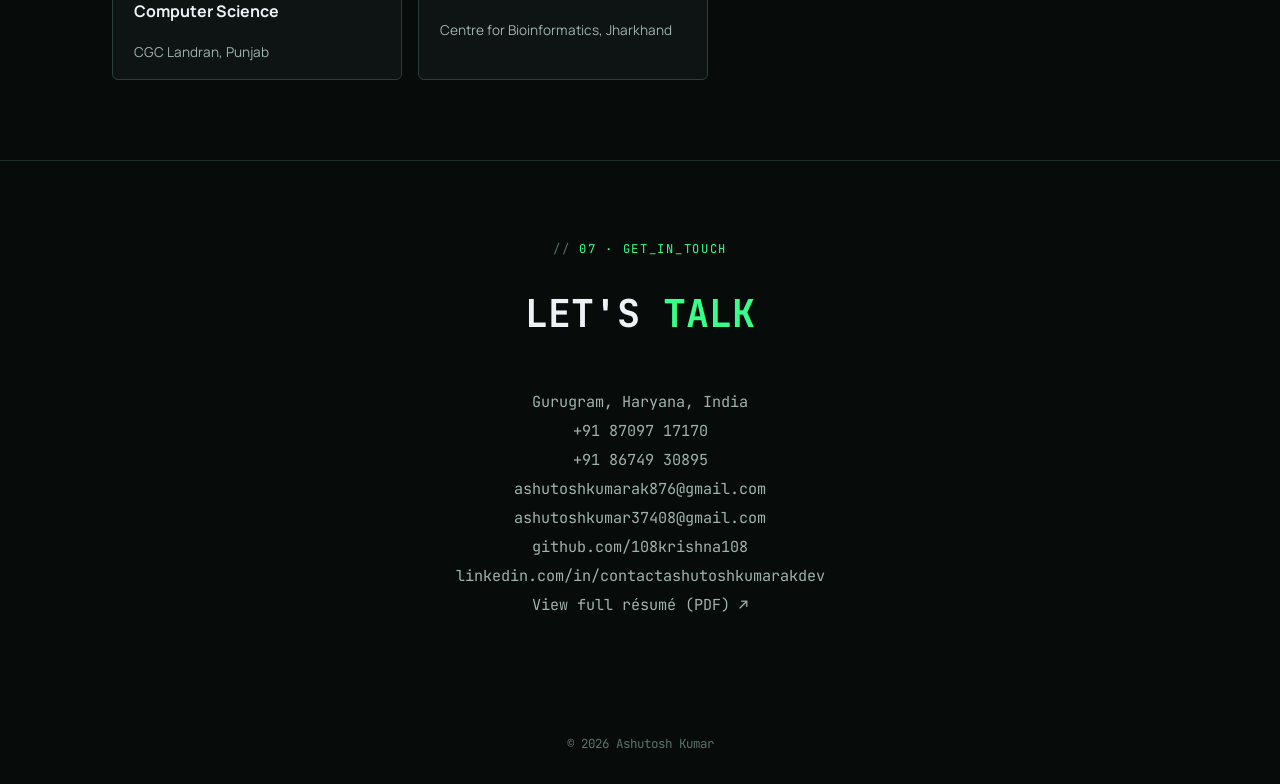
<file: cyber-security/index.html>
<!doctype html>
<html lang="en">
<head>
<meta charset="UTF-8">
<meta name="robots" content="noindex">
<title>Ashutosh Kumar — SOC Analyst</title>
<meta http-equiv="refresh" content="0; url=../index.html">
</head>
<body>
<p><a href="../index.html">Open the portfolio</a></p>
</body>
</html>
</file>
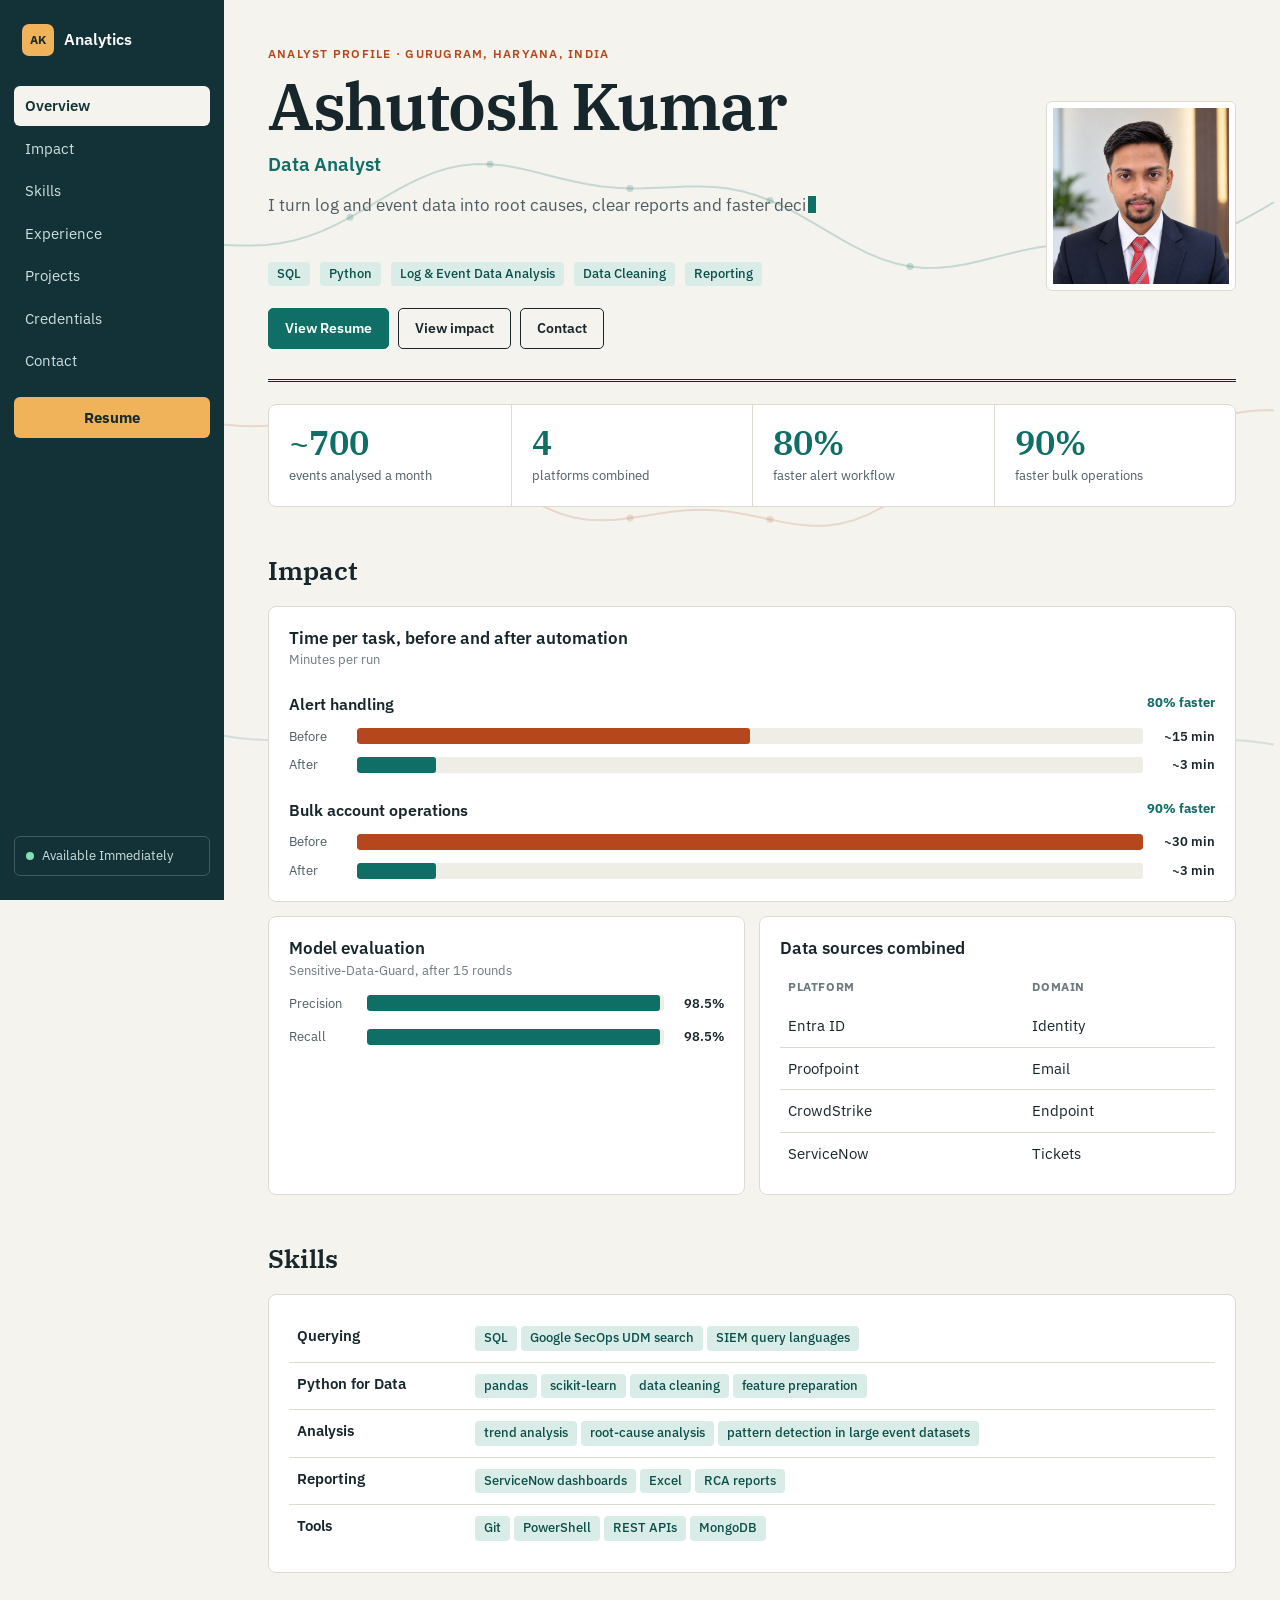
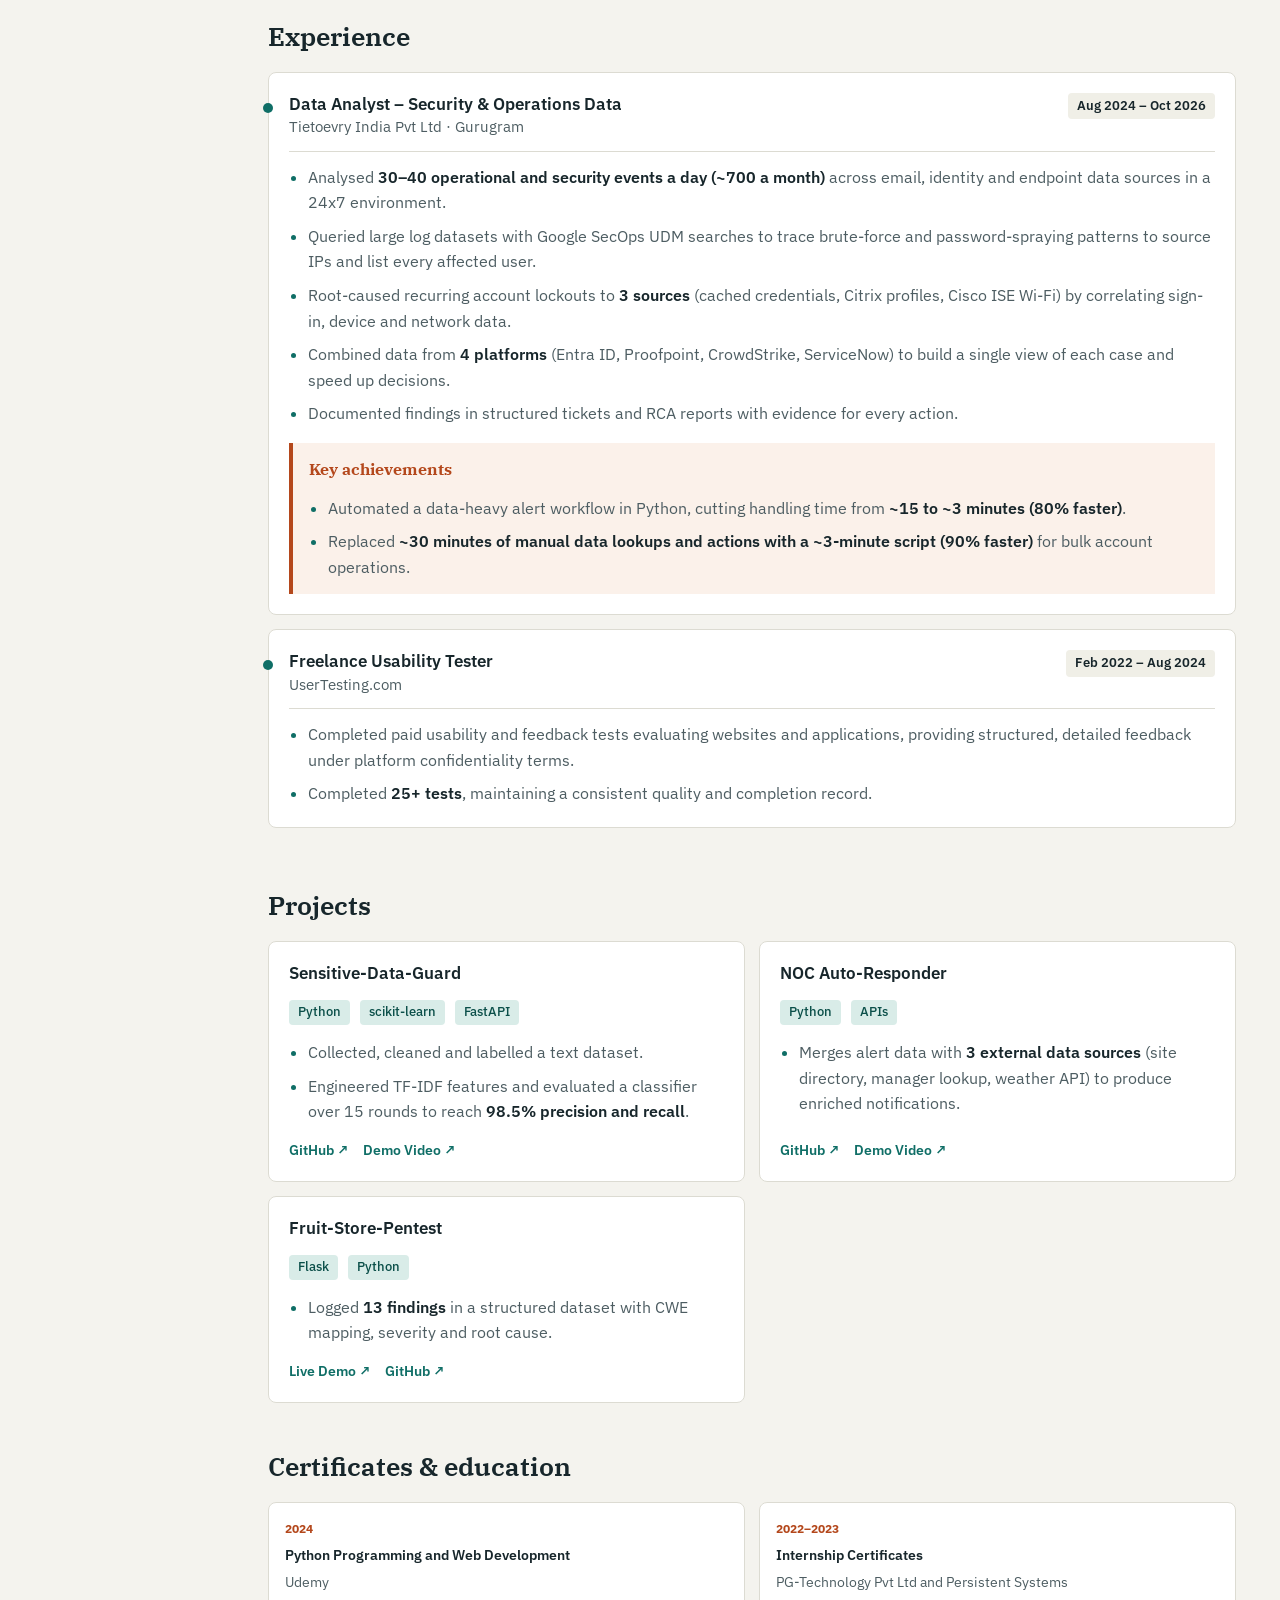
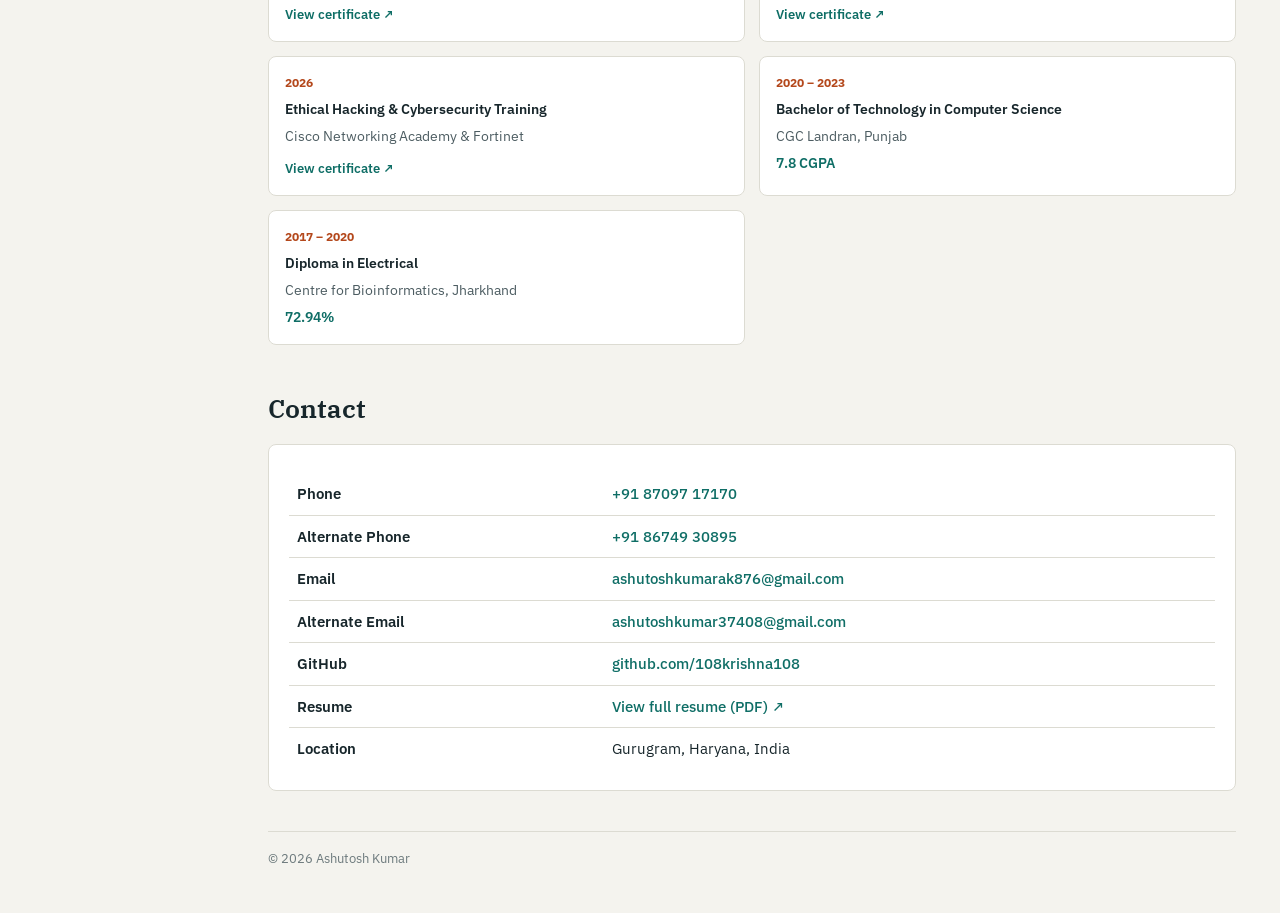
<file: data-analyst/index.html>
<!doctype html>
<html lang="en">
<head>
<meta charset="UTF-8">
<meta name="viewport" content="width=device-width, initial-scale=1.0">
<meta name="robots" content="noindex">
<title>Ashutosh Kumar — Data Analyst</title>
<meta name="description" content="Ashutosh Kumar, Data Analyst. I turn log and event data into root causes, clear reports and faster decisions, using SQL and Python.">
<script>document.documentElement.className='js'</script>
<link rel="preconnect" href="https://fonts.googleapis.com">
<link rel="preconnect" href="https://fonts.gstatic.com" crossorigin>
<link rel="stylesheet" href="https://fonts.googleapis.com/css2?family=IBM+Plex+Sans:wght@400;500;600;700&family=IBM+Plex+Serif:wght@500;600&display=swap">
<style>
*{box-sizing:border-box;}
html{scroll-behavior:smooth;scroll-padding-top:84px;-webkit-text-size-adjust:100%;}
body{margin:0;overflow-x:hidden;}
@supports (overflow:clip){html,body{overflow-x:clip;}}
a{color:inherit;text-decoration:none;}
p,h1,h2,h3,h4,ul,ol,figure{margin:0;}
ul,ol{padding:0;}
img{display:block;max-width:100%;}
a:focus-visible,summary:focus-visible{outline:2px solid currentColor;outline-offset:3px;border-radius:3px;}
#ambient{position:fixed;inset:0;z-index:-1;width:100%;height:100%;pointer-events:none;}

/* scroll-in, matching the Cyber Security portfolio */
.js .reveal{opacity:0;}
.js .reveal.is-visible{opacity:1;animation:revealLeft 1.6s cubic-bezier(.16,.6,.2,1) backwards;}
.js .reveal.right.is-visible{animation-name:revealRight;}
.js .reveal.up.is-visible{animation-name:revealUp;}
@keyframes revealLeft{from{opacity:0;transform:translateX(-140px);}}
@keyframes revealRight{from{opacity:0;transform:translateX(140px);}}
@keyframes revealUp{from{opacity:0;transform:translateY(60px);}}
.tilt{transform-style:preserve-3d;}

/* floating skill badges */
.chips,.tags,td{perspective:800px;}
.chip{display:inline-block;animation:wobble3d 7s ease-in-out infinite;}
.chip:nth-child(2n){animation-delay:.3s;animation-duration:6.5s;}
.chip:nth-child(3n){animation-delay:.6s;animation-duration:8s;}
.chip:nth-child(4n){animation-delay:.15s;animation-duration:7.4s;}
.chip:nth-child(5n){animation-delay:.45s;animation-duration:6.8s;}
@keyframes wobble3d{0%,100%{transform:translateY(0) rotateY(-10deg);}50%{transform:translateY(-4px) rotateY(10deg);}}

/* timeline pulse on each job */
.job{position:relative;}
.job::before{content:'';position:absolute;left:-6px;top:30px;width:10px;height:10px;border-radius:50%;color:var(--ping,#888);background:currentColor;animation:jobPing 2.4s ease-out infinite;}
@keyframes jobPing{0%{box-shadow:0 0 0 0 currentColor;}70%,100%{box-shadow:0 0 0 9px transparent;}}

/* glitching name and glowing photo, matching the Cyber Security hero */
.glitch{position:relative;}
.glitch::before,.glitch::after{content:attr(data-text);position:absolute;left:0;top:0;width:100%;height:100%;pointer-events:none;background:none;clip-path:inset(0 0 100% 0);}
.glitch::before{left:3px;color:var(--g1,#f472b6);-webkit-text-fill-color:var(--g1,#f472b6);animation:glitchTop 4.5s infinite linear alternate-reverse;}
.glitch::after{left:-3px;color:var(--g2,#67e8f9);-webkit-text-fill-color:var(--g2,#67e8f9);animation:glitchBot 4.5s infinite linear alternate-reverse;}
@keyframes glitchTop{0%,92%,100%{clip-path:inset(0 0 100% 0);}93%{clip-path:inset(10% 0 60% 0);}95%{clip-path:inset(40% 0 20% 0);}97%{clip-path:inset(70% 0 5% 0);}}
@keyframes glitchBot{0%,90%,100%{clip-path:inset(100% 0 0 0);}91%{clip-path:inset(60% 0 15% 0);}94%{clip-path:inset(20% 0 55% 0);}98%{clip-path:inset(5% 0 80% 0);}}
.avatar{animation:avatarGlow 3.2s ease-in-out infinite;}
.js .avatar.reveal.right.is-visible{animation:revealRight 1.6s cubic-bezier(.16,.6,.2,1) backwards,avatarGlow 3.2s ease-in-out infinite;}
@keyframes avatarGlow{0%,100%{box-shadow:0 14px 34px -16px var(--ping,#888);}50%{box-shadow:0 18px 52px -8px var(--ping,#888);}}

/* typewriter cursor on the intro line */
.type-cursor{display:inline-block;width:.5em;height:1em;margin-left:2px;vertical-align:-.12em;background:var(--ping,currentColor);animation:typeBlink 1s step-end infinite;}
@keyframes typeBlink{50%{opacity:0;}}

@media (prefers-reduced-motion:reduce){
  html{scroll-behavior:auto;}
  *,*::before,*::after{animation-duration:.001ms !important;animation-iteration-count:1 !important;transition-duration:.001ms !important;}
}
:root{
  --bg:#f4f3ee;--panel:#ffffff;--line:#dcdbd2;--ink:#17262b;--dim:#4d5d62;--faint:#6d7a7d;
  --teal:#0f6e66;--teal-soft:#d9ece8;--rust:#b4481c;--rust-soft:#f3cdb9;--rail:#123237;
  --sans:'IBM Plex Sans',ui-sans-serif,system-ui,sans-serif;--serif:'IBM Plex Serif',Georgia,serif;
  --ping:#0f6e66;--g1:#b4481c;--g2:#0f6e66;
}
body{background:var(--bg);color:var(--ink);font-family:var(--sans);font-size:16px;line-height:1.6;}
::selection{background:var(--teal);color:#fff;}
.shell{display:grid;grid-template-columns:224px minmax(0,1fr);min-height:100vh;}
.rail{position:sticky;top:0;z-index:30;align-self:start;height:100vh;display:flex;flex-direction:column;padding:24px 14px;background:var(--rail);color:#cfe0df;}
.brand{display:flex;align-items:center;gap:10px;padding-inline:8px;font-weight:600;color:#fff;}
.brand span{width:32px;height:32px;display:grid;place-items:center;border-radius:7px;background:#f0b35a;font-size:.76rem;font-weight:700;color:#1b2a2d;}
.rail nav{display:grid;gap:3px;margin-top:30px;font-size:.92rem;}
.rail nav a{padding:8px 11px;border-radius:6px;}
.rail nav a:hover{background:rgba(255,255,255,.08);color:#fff;}
.rail nav a.active{background:#f4f3ee;color:var(--rail);font-weight:600;}
.rail-resume{margin-top:16px;padding:9px 11px;border-radius:6px;background:#f0b35a;color:#1b2a2d;font-size:.92rem;font-weight:700;text-align:center;}
.rail-resume:hover{background:#ffc877;}
.rail-note{display:flex;align-items:center;gap:8px;margin-top:auto;padding:9px 11px;border:1px solid rgba(255,255,255,.2);border-radius:6px;font-size:.8rem;}
.rail-note i{width:8px;height:8px;border-radius:50%;background:#7fe0b0;}
main{width:100%;max-width:1120px;margin-inline:auto;padding:clamp(20px,4vw,44px);}
section{padding-top:44px;}
.masthead{display:flex;align-items:center;justify-content:space-between;gap:36px;padding-top:0;padding-bottom:30px;border-bottom:3px double var(--ink);}
.kicker{font-size:.78rem;font-weight:600;letter-spacing:.1em;text-transform:uppercase;color:var(--rust);}
h1{margin-top:8px;font-family:var(--serif);font-size:clamp(2.5rem,6vw,4.1rem);font-weight:600;line-height:1.05;letter-spacing:-.02em;}
.role{margin-top:8px;font-size:1.2rem;font-weight:600;color:var(--teal);}
.intro{max-width:60ch;margin-top:12px;color:var(--dim);font-size:1.05rem;}
.avatar{flex:none;width:clamp(140px,17vw,190px);height:auto;aspect-ratio:1;object-fit:cover;object-position:top;border:1px solid var(--line);border-radius:6px;background:#fff;padding:6px;}
.tags{display:flex;flex-wrap:wrap;gap:6px;margin-top:14px;}
.chip{display:inline-block;margin:2px 4px 2px 0;padding:2px 9px;border-radius:4px;background:var(--teal-soft);font-size:.8rem;font-weight:500;color:#0b4f49;}
.actions{display:flex;flex-wrap:wrap;gap:9px;margin-top:20px;}
.btn{padding:8px 16px;border:1px solid var(--ink);border-radius:5px;font-size:.88rem;font-weight:600;transition:background .2s,color .2s;}
.btn:hover{background:var(--ink);color:#fff;}
.btn.primary{background:var(--teal);border-color:var(--teal);color:#fff;}
.kpis{display:grid;grid-template-columns:repeat(4,minmax(0,1fr));margin-top:22px;border:1px solid var(--line);border-radius:8px;background:var(--panel);overflow:hidden;}
.metric{padding:18px 20px;border-left:1px solid var(--line);}
.metric:first-child{border-left:0;}
.metric strong{display:block;font-family:var(--serif);font-size:2.15rem;font-weight:600;line-height:1.15;color:var(--teal);}
.metric span{font-size:.84rem;color:var(--dim);}
h2{margin-bottom:14px;font-family:var(--serif);font-size:1.6rem;font-weight:600;}
h3{font-size:1.04rem;font-weight:600;line-height:1.35;}
.panel{padding:20px;border:1px solid var(--line);border-radius:8px;background:var(--panel);}
.sub{font-size:.82rem;color:var(--faint);}
.impact-grid{display:grid;grid-template-columns:minmax(0,1.35fr) minmax(0,1fr);gap:14px;}
.side{display:grid;gap:14px;}
.cmp{margin-top:22px;}
.cmp-head{display:flex;justify-content:space-between;gap:10px;margin-bottom:8px;}
.gain{font-size:.82rem;font-weight:700;color:var(--teal);white-space:nowrap;}
.bar-row,.eval{display:grid;grid-template-columns:58px minmax(0,1fr) 62px;align-items:center;gap:10px;margin-top:7px;font-size:.84rem;color:var(--dim);}
.eval{grid-template-columns:68px minmax(0,1fr) 50px;margin-top:12px;}
.bar-row b,.eval b{text-align:right;color:var(--ink);font-weight:600;}
.track{height:16px;background:#eeede6;border-radius:3px;overflow:hidden;}
.bar{display:block;height:100%;width:var(--w);border-radius:3px;}
.bar.before{background:var(--rust);}
.bar.after{background:var(--teal);}
.js .reveal .bar{width:0;transition:width 1.1s .2s cubic-bezier(.2,.7,.2,1);}
.js .reveal.is-visible .bar{width:var(--w);}
.tbl{width:100%;margin-top:8px;border-collapse:collapse;font-size:.92rem;}
.tbl th,.tbl td{padding:9px 8px;border-bottom:1px solid var(--line);text-align:left;vertical-align:top;overflow-wrap:anywhere;}
.tbl tr:last-child th,.tbl tr:last-child td{border-bottom:0;}
.tbl thead th{font-size:.76rem;letter-spacing:.05em;text-transform:uppercase;color:var(--faint);}
.tbl tbody th,.tbl>tr th{font-weight:600;white-space:nowrap;}
.tbl a{color:var(--teal);font-weight:500;}
.tbl a:hover{text-decoration:underline;}
.skills{margin-top:0;}
.job{margin-bottom:14px;}
.job header{display:flex;justify-content:space-between;gap:16px;padding-bottom:12px;border-bottom:1px solid var(--line);}
.job header p{font-size:.92rem;color:var(--dim);}
.period{height:max-content;padding:3px 9px;border-radius:4px;background:#f0efe7;font-size:.8rem;font-weight:600;white-space:nowrap;}
.job ul,.proj ul,.findings ul{display:grid;gap:8px;margin-top:13px;padding-left:19px;color:var(--dim);}
.job li::marker,.proj li::marker{color:var(--teal);}
strong{color:var(--ink);font-weight:600;}
.findings{margin-top:16px;padding:14px 16px;border-left:4px solid var(--rust);background:#fbf1ea;}
.findings h4{font-family:var(--serif);font-size:1rem;color:var(--rust);}
.proj-grid{display:grid;grid-template-columns:repeat(3,minmax(0,1fr));gap:14px;}
.proj{display:flex;flex-direction:column;}
.plinks{display:flex;flex-wrap:wrap;gap:14px;margin-top:auto;padding-top:14px;}
.plink{font-size:.86rem;font-weight:600;color:var(--teal);}
.plink:hover{text-decoration:underline;}
.cards{display:grid;grid-template-columns:repeat(3,minmax(0,1fr));gap:14px;}
.cert,.edu{display:flex;flex-direction:column;gap:4px;padding:16px;border:1px solid var(--line);border-radius:8px;background:var(--panel);font-size:.9rem;color:var(--dim);}
.cert:hover{border-color:var(--teal);}
.cert-year,.edu-years{font-size:.78rem;font-weight:700;color:var(--rust);}
.cert-open{margin-top:auto;padding-top:7px;font-size:.82rem;font-weight:600;color:var(--teal);}
.edu-score{font-weight:600;color:var(--teal);}
footer{margin-top:40px;padding-top:16px;border-top:1px solid var(--line);font-size:.82rem;color:var(--faint);}
@media (max-width:1280px){
  .impact-grid{grid-template-columns:minmax(0,1fr);}
  .side{grid-template-columns:repeat(2,minmax(0,1fr));}
  .proj-grid,.cards{grid-template-columns:repeat(2,minmax(0,1fr));}
}
@media (max-width:980px){
  html{scroll-padding-top:66px;}
  .shell{display:block;}
  .rail{top:0;z-index:30;height:auto;flex-direction:row;align-items:center;gap:12px;padding:9px 12px;}
  .brand{padding:0;font-size:0;gap:0;}
  .brand span{font-size:.76rem;}
  .rail nav{flex:1;min-width:0;display:flex;margin:0;overflow-x:auto;scrollbar-width:none;font-size:.86rem;}
  .rail-resume{flex:none;margin:0;padding:6px 10px;font-size:.82rem;}
  .rail nav a{flex:none;padding:6px 10px;}
  .rail-note{display:none;}
  .impact-grid{grid-template-columns:minmax(0,1fr);}
  .proj-grid,.cards{grid-template-columns:repeat(2,minmax(0,1fr));}
}
@media (max-width:620px){
  .masthead{flex-direction:column-reverse;align-items:flex-start;gap:18px;}
  .side{grid-template-columns:minmax(0,1fr);}
  .kpis{grid-template-columns:repeat(2,minmax(0,1fr));}
  .metric:nth-child(odd){border-left:0;}
  .metric:nth-child(n+3){border-top:1px solid var(--line);}
  .proj-grid,.cards{grid-template-columns:minmax(0,1fr);}
  .job header{flex-direction:column;gap:8px;}
  .skills th,.skills td{display:block;padding-inline:0;}
  .skills th{padding-bottom:0;border-bottom:0;}
}
</style>
</head>
<body>
<canvas id="ambient" aria-hidden="true"></canvas>

<div class="shell">
  <aside class="rail">
    <a class="brand" href="#overview"><span>AK</span>Analytics</a>
    <nav aria-label="Sections"><a href="#overview" data-spy>Overview</a><a href="#impact" data-spy>Impact</a><a href="#skills" data-spy>Skills</a><a href="#experience" data-spy>Experience</a><a href="#projects" data-spy>Projects</a><a href="#credentials" data-spy>Credentials</a><a href="#contact" data-spy>Contact</a></nav>
    <a class="rail-resume" href="https://drive.google.com/file/d/10zq_Ke_mSBObd70z0DI7LHVRwRrYa9Td/view?usp=sharing" target="_blank" rel="noopener noreferrer">Resume</a>
    <p class="rail-note"><i aria-hidden="true"></i>Available Immediately</p>
  </aside>
  <main>
    <section id="overview" class="masthead">
      <div>
        <p class="kicker">Analyst profile · Gurugram, Haryana, India</p>
        <h1>Ashutosh Kumar</h1>
        <p class="role">Data Analyst</p>
        <p class="intro">I turn log and event data into root causes, clear reports and faster decisions, using SQL and Python.</p>
        <div class="tags"><span class="chip">SQL</span><span class="chip">Python</span><span class="chip">Log &amp; Event Data Analysis</span><span class="chip">Data Cleaning</span><span class="chip">Reporting</span></div>
        <div class="actions"><a class="btn primary" href="https://drive.google.com/file/d/10zq_Ke_mSBObd70z0DI7LHVRwRrYa9Td/view?usp=sharing" target="_blank" rel="noopener noreferrer">View Resume</a><a class="btn" href="#impact">View impact</a><a class="btn" href="#contact">Contact</a></div>
      </div>
      <img class="avatar" src="../photo.png" alt="Portrait of Ashutosh Kumar" width="190" height="190">
    </section>
    <div class="kpis"><div class="metric reveal"><strong>~700</strong><span>events analysed a month</span></div><div class="metric reveal"><strong>4</strong><span>platforms combined</span></div><div class="metric reveal"><strong>80%</strong><span>faster alert workflow</span></div><div class="metric reveal"><strong>90%</strong><span>faster bulk operations</span></div></div>
    <section id="impact">
      <h2>Impact</h2>
      <div class="impact-grid">
        <div class="panel"><h3>Time per task, before and after automation</h3><p class="sub">Minutes per run</p><div class="cmp reveal"><div class="cmp-head"><strong>Alert handling</strong><span class="gain">80% faster</span></div><div class="bar-row"><span>Before</span><div class="track"><i class="bar before" style="--w:50.0%"></i></div><b>~15 min</b></div><div class="bar-row"><span>After</span><div class="track"><i class="bar after" style="--w:10.0%"></i></div><b>~3 min</b></div></div><div class="cmp reveal"><div class="cmp-head"><strong>Bulk account operations</strong><span class="gain">90% faster</span></div><div class="bar-row"><span>Before</span><div class="track"><i class="bar before" style="--w:100.0%"></i></div><b>~30 min</b></div><div class="bar-row"><span>After</span><div class="track"><i class="bar after" style="--w:10.0%"></i></div><b>~3 min</b></div></div></div>
        <div class="side">
          <div class="panel reveal"><h3>Model evaluation</h3><p class="sub">Sensitive-Data-Guard, after 15 rounds</p>
            <div class="eval"><span>Precision</span><div class="track"><i class="bar after" style="--w:98.5%"></i></div><b>98.5%</b></div>
            <div class="eval"><span>Recall</span><div class="track"><i class="bar after" style="--w:98.5%"></i></div><b>98.5%</b></div></div>
          <div class="panel reveal"><h3>Data sources combined</h3><table class="tbl"><thead><tr><th scope="col">Platform</th><th scope="col">Domain</th></tr></thead><tbody><tr><td>Entra ID</td><td>Identity</td></tr><tr><td>Proofpoint</td><td>Email</td></tr><tr><td>CrowdStrike</td><td>Endpoint</td></tr><tr><td>ServiceNow</td><td>Tickets</td></tr></tbody></table></div>
        </div>
      </div>
    </section>
    <section id="skills"><h2>Skills</h2><div class="panel reveal"><table class="tbl skills"><tr><th scope="row">Querying</th><td><span class="chip">SQL</span><span class="chip">Google SecOps UDM search</span><span class="chip">SIEM query languages</span></td></tr><tr><th scope="row">Python for Data</th><td><span class="chip">pandas</span><span class="chip">scikit-learn</span><span class="chip">data cleaning</span><span class="chip">feature preparation</span></td></tr><tr><th scope="row">Analysis</th><td><span class="chip">trend analysis</span><span class="chip">root-cause analysis</span><span class="chip">pattern detection in large event datasets</span></td></tr><tr><th scope="row">Reporting</th><td><span class="chip">ServiceNow dashboards</span><span class="chip">Excel</span><span class="chip">RCA reports</span></td></tr><tr><th scope="row">Tools</th><td><span class="chip">Git</span><span class="chip">PowerShell</span><span class="chip">REST APIs</span><span class="chip">MongoDB</span></td></tr></table></div></section>
    <section id="experience"><h2>Experience</h2><article class="panel job reveal"><header><div><h3>Data Analyst – Security &amp; Operations Data</h3><p>Tietoevry India Pvt Ltd · Gurugram</p></div><span class="period">Aug 2024 – Oct 2026</span></header><ul><li>Analysed <strong>30–40 operational and security events a day (~700 a month)</strong> across email, identity and endpoint data sources in a 24x7 environment.</li><li>Queried large log datasets with Google SecOps UDM searches to trace brute-force and password-spraying patterns to source IPs and list every affected user.</li><li>Root-caused recurring account lockouts to <strong>3 sources</strong> (cached credentials, Citrix profiles, Cisco ISE Wi-Fi) by correlating sign-in, device and network data.</li><li>Combined data from <strong>4 platforms</strong> (Entra ID, Proofpoint, CrowdStrike, ServiceNow) to build a single view of each case and speed up decisions.</li><li>Documented findings in structured tickets and RCA reports with evidence for every action.</li></ul><aside class="findings"><h4>Key achievements</h4><ul><li>Automated a data-heavy alert workflow in Python, cutting handling time from <strong>~15 to ~3 minutes (80% faster)</strong>.</li><li>Replaced <strong>~30 minutes of manual data lookups and actions with a ~3-minute script (90% faster)</strong> for bulk account operations.</li></ul></aside></article><article class="panel job reveal"><header><div><h3>Freelance Usability Tester</h3><p>UserTesting.com</p></div><span class="period">Feb 2022 – Aug 2024</span></header><ul><li>Completed paid usability and feedback tests evaluating websites and applications, providing structured, detailed feedback under platform confidentiality terms.</li><li>Completed <strong>25+ tests</strong>, maintaining a consistent quality and completion record.</li></ul></article></section>
    <section id="projects"><h2>Projects</h2><div class="proj-grid"><article class="panel proj reveal"><h3>Sensitive-Data-Guard</h3><div class="tags"><span class="chip">Python</span><span class="chip">scikit-learn</span><span class="chip">FastAPI</span></div><ul><li>Collected, cleaned and labelled a text dataset.</li><li>Engineered TF-IDF features and evaluated a classifier over 15 rounds to reach <strong>98.5% precision and recall</strong>.</li></ul><div class="plinks"><a class="plink" href="https://github.com/108krishna108/Sensitive-Data-Guard" target="_blank" rel="noopener noreferrer">GitHub <span aria-hidden="true">↗</span></a><a class="plink" href="https://www.loom.com/share/98ffaa30d86a4ac590763d7433752512" target="_blank" rel="noopener noreferrer">Demo Video <span aria-hidden="true">↗</span></a></div></article><article class="panel proj reveal"><h3>NOC Auto-Responder</h3><div class="tags"><span class="chip">Python</span><span class="chip">APIs</span></div><ul><li>Merges alert data with <strong>3 external data sources</strong> (site directory, manager lookup, weather API) to produce enriched notifications.</li></ul><div class="plinks"><a class="plink" href="https://github.com/108krishna108/Noc__auto__responder108" target="_blank" rel="noopener noreferrer">GitHub <span aria-hidden="true">↗</span></a><a class="plink" href="https://drive.google.com/file/d/1o7Acmb9kYt1wf3YQ3qT6laahlsnbMGVQ/view?usp=drive_link" target="_blank" rel="noopener noreferrer">Demo Video <span aria-hidden="true">↗</span></a></div></article><article class="panel proj reveal"><h3>Fruit-Store-Pentest</h3><div class="tags"><span class="chip">Flask</span><span class="chip">Python</span></div><ul><li>Logged <strong>13 findings</strong> in a structured dataset with CWE mapping, severity and root cause.</li></ul><div class="plinks"><a class="plink" href="https://fruit-store-pentest.onrender.com/" target="_blank" rel="noopener noreferrer">Live Demo <span aria-hidden="true">↗</span></a><a class="plink" href="https://github.com/108krishna108/fruit-store-pentest" target="_blank" rel="noopener noreferrer">GitHub <span aria-hidden="true">↗</span></a></div></article></div></section>
    <section id="credentials"><h2>Certificates &amp; education</h2><div class="cards"><a class="cert reveal" href="https://drive.google.com/drive/folders/17gWDw0-nOkX5b3Zy6BZHr-tLGWZZBBZR?usp=drive_link" target="_blank" rel="noopener noreferrer"><span class="cert-year">2024</span><strong>Python Programming and Web Development</strong><span class="cert-issuer">Udemy</span><span class="cert-open">View certificate ↗</span></a><a class="cert reveal" href="https://drive.google.com/drive/folders/1X7R6Z8djDzRFwH_glODkxabgyO7KA3sj?usp=drive_link" target="_blank" rel="noopener noreferrer"><span class="cert-year">2022–2023</span><strong>Internship Certificates</strong><span class="cert-issuer">PG-Technology Pvt Ltd and Persistent Systems</span><span class="cert-open">View certificate ↗</span></a><a class="cert reveal" href="https://drive.google.com/drive/folders/1lPvsDt-7lBXQo9Z0tTZPq7gN1NkgjozB?usp=drive_link" target="_blank" rel="noopener noreferrer"><span class="cert-year">2026</span><strong>Ethical Hacking &amp; Cybersecurity Training</strong><span class="cert-issuer">Cisco Networking Academy &amp; Fortinet</span><span class="cert-open">View certificate ↗</span></a><div class="edu reveal"><span class="edu-years">2020 – 2023</span><strong>Bachelor of Technology in Computer Science</strong><span>CGC Landran, Punjab</span><span class="edu-score">7.8 CGPA</span></div><div class="edu reveal"><span class="edu-years">2017 – 2020</span><strong>Diploma in Electrical</strong><span>Centre for Bioinformatics, Jharkhand</span><span class="edu-score">72.94%</span></div></div></section>
    <section id="contact"><h2>Contact</h2><div class="panel reveal"><table class="tbl"><tr><th scope="row">Phone</th><td><a href="tel:+918709717170">+91 87097 17170</a></td></tr><tr><th scope="row">Alternate Phone</th><td><a href="tel:+918674930895">+91 86749 30895</a></td></tr><tr><th scope="row">Email</th><td><a href="mailto:ashutoshkumarak876@gmail.com">ashutoshkumarak876@gmail.com</a></td></tr><tr><th scope="row">Alternate Email</th><td><a href="mailto:ashutoshkumar37408@gmail.com">ashutoshkumar37408@gmail.com</a></td></tr><tr><th scope="row">GitHub</th><td><a href="https://github.com/108krishna108" target="_blank" rel="noopener noreferrer">github.com/108krishna108</a></td></tr><tr><th scope="row">Resume</th><td><a href="https://drive.google.com/file/d/10zq_Ke_mSBObd70z0DI7LHVRwRrYa9Td/view?usp=sharing" target="_blank" rel="noopener noreferrer">View full resume (PDF) ↗</a></td></tr><tr><th scope="row">Location</th><td>Gurugram, Haryana, India</td></tr></table></div></section>
    <footer>© 2026 Ashutosh Kumar</footer>
  </main>
</div>
<script>
(function(){
  var reduce = window.matchMedia('(prefers-reduced-motion: reduce)').matches;

  var heading = document.querySelector('h1');
  if (heading){
    heading.classList.add('glitch');
    heading.setAttribute('data-text', heading.textContent);
  }

  // scroll-in directions, matching the Cyber Security portfolio
  function mark(selector, direction){
    document.querySelectorAll(selector).forEach(function(el){
      el.classList.add('reveal');
      el.classList.remove('right', 'up');
      if (direction) el.classList.add(direction);
    });
  }
  mark('.hero-grid>div:first-child,.masthead>div:first-child,.hero>div:first-child');
  mark('.avatar,.terminal', 'right');
  mark('h2,.job,.code,.editor .shell,.model,.panel,.contact-list', 'up');
  document.querySelectorAll('.metric,.proj,.cert,.edu,.skill,.suite,.step').forEach(function(el){
    var index = Array.prototype.indexOf.call(el.parentNode.children, el);
    el.classList.add('reveal');
    el.classList.remove('right', 'up');
    if (index % 2) el.classList.add('right');
  });

  var reveals = document.querySelectorAll('.reveal');
  if (reduce || !('IntersectionObserver' in window)){
    reveals.forEach(function(el){ el.classList.add('is-visible'); });
  } else {
    var seen = new IntersectionObserver(function(entries){
      entries.forEach(function(entry){
        if (entry.isIntersecting){ entry.target.classList.add('is-visible'); seen.unobserve(entry.target); }
      });
    }, { threshold:.08, rootMargin:'0px 0px -5% 0px' });
    reveals.forEach(function(el){ seen.observe(el); });
  }

  // hover-tilt
  if (!reduce && window.matchMedia('(hover:hover)').matches){
    document.querySelectorAll('.avatar,.metric,.job,.proj,.cert,.edu,.skill,.suite,.step,.panel,.code,.editor .shell,.model,.terminal').forEach(function(el){
      el.classList.add('tilt');
      el.addEventListener('pointermove', function(e){
        if (!el.classList.contains('is-visible')) return;
        el.style.transition = 'none';
        var r = el.getBoundingClientRect();
        var px = (e.clientX - r.left) / r.width - 0.5;
        var py = (e.clientY - r.top) / r.height - 0.5;
        var strength = r.width > 640 ? 3 : 9;
        el.style.transform = 'perspective(900px) rotateX(' + (-py * strength).toFixed(2) + 'deg) rotateY(' + (px * strength).toFixed(2) + 'deg)';
      });
      el.addEventListener('pointerleave', function(){
        el.style.transition = 'transform .3s ease';
        el.style.transform = '';
      });
    });
  }

  // typewriter
  var intro = document.querySelector('.intro');
  if (intro && !reduce){
    var text = intro.textContent, at = 0;
    var cursor = document.createElement('span');
    cursor.className = 'type-cursor';
    cursor.setAttribute('aria-hidden', 'true');
    intro.style.minHeight = intro.offsetHeight + 'px';
    intro.setAttribute('aria-label', text);
    (function type(){
      intro.textContent = text.slice(0, at);
      intro.appendChild(cursor);
      if (at++ < text.length) setTimeout(type, 24);
    })();
  }

  // ambient background canvas, used by each theme
  window.startAmbient = function(draw, fps){
    var canvas = document.getElementById('ambient');
    if (!canvas) return;
    var ctx = canvas.getContext('2d'), width, height, last = 0;
    function size(){
      var ratio = Math.min(window.devicePixelRatio || 1, 2);
      width = window.innerWidth;
      height = window.innerHeight;
      canvas.width = width * ratio;
      canvas.height = height * ratio;
      ctx.setTransform(ratio, 0, 0, ratio, 0, 0);
      if (reduce) draw(ctx, width, height, 0);
    }
    size();
    window.addEventListener('resize', size);
    if (reduce) return;
    (function loop(time){
      requestAnimationFrame(loop);
      if (document.hidden || time - last < 1000 / fps) return;
      last = time;
      draw(ctx, width, height, time);
    })(0);
  };

  var links = document.querySelectorAll('[data-spy]');
  if (links.length && 'IntersectionObserver' in window){
    var spy = new IntersectionObserver(function(entries){
      entries.forEach(function(entry){
        if (!entry.isIntersecting) return;
        links.forEach(function(link){
          var on = link.getAttribute('href') === '#' + entry.target.id;
          link.classList.toggle('active', on);
          if (on){
            link.setAttribute('aria-current', 'true');
            document.dispatchEvent(new CustomEvent('section-change', { detail:link }));
          } else {
            link.removeAttribute('aria-current');
          }
        });
      });
    }, { rootMargin:'-40% 0px -55% 0px' });
    links.forEach(function(link){
      var target = document.querySelector(link.getAttribute('href'));
      if (target) spy.observe(target);
    });
  }
})();
(function(){
  // slow-moving trend lines
  var series = [
    { base:.24, color:'rgba(15,110,102,.2)', amp:46 },
    { base:.52, color:'rgba(180,72,28,.16)', amp:60 },
    { base:.8, color:'rgba(15,110,102,.14)', amp:38 }
  ];
  function valueAt(line, index, x, time){
    return Math.sin(x * .007 + time * .00035 + index * 2) * line.amp + Math.sin(x * .021 + time * .0006 + index) * line.amp * .3;
  }
  window.startAmbient(function(ctx, width, height, time){
    ctx.clearRect(0, 0, width, height);
    series.forEach(function(line, index){
      ctx.strokeStyle = line.color;
      ctx.lineWidth = 2;
      ctx.beginPath();
      for (var x = 0; x <= width; x += 14){
        var y = height * line.base + valueAt(line, index, x, time);
        if (x === 0) ctx.moveTo(x, y); else ctx.lineTo(x, y);
      }
      ctx.stroke();
      ctx.fillStyle = line.color;
      for (var px = 70; px < width; px += 140){
        ctx.beginPath();
        ctx.arc(px, height * line.base + valueAt(line, index, px, time), 3.5, 0, 6.28);
        ctx.fill();
      }
    });
  }, 30);
})();
</script>
</body>
</html>
</file>
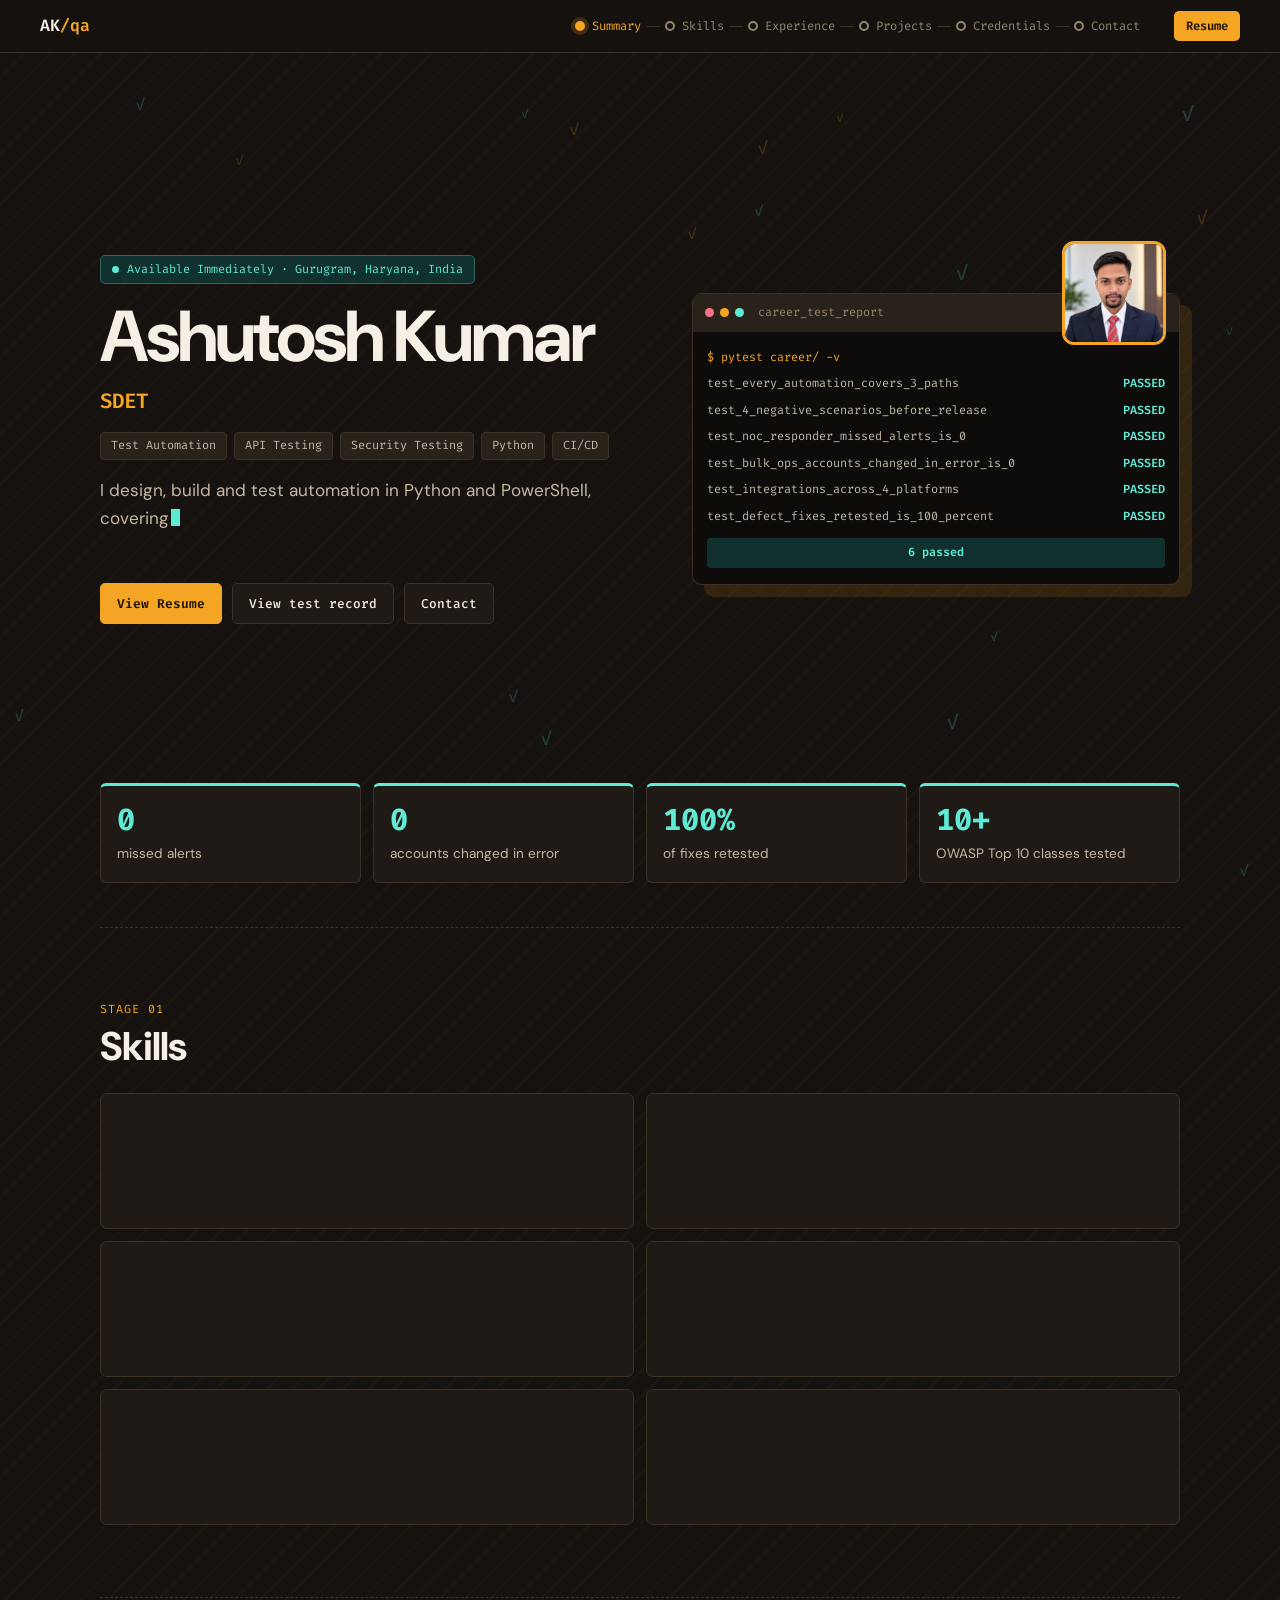
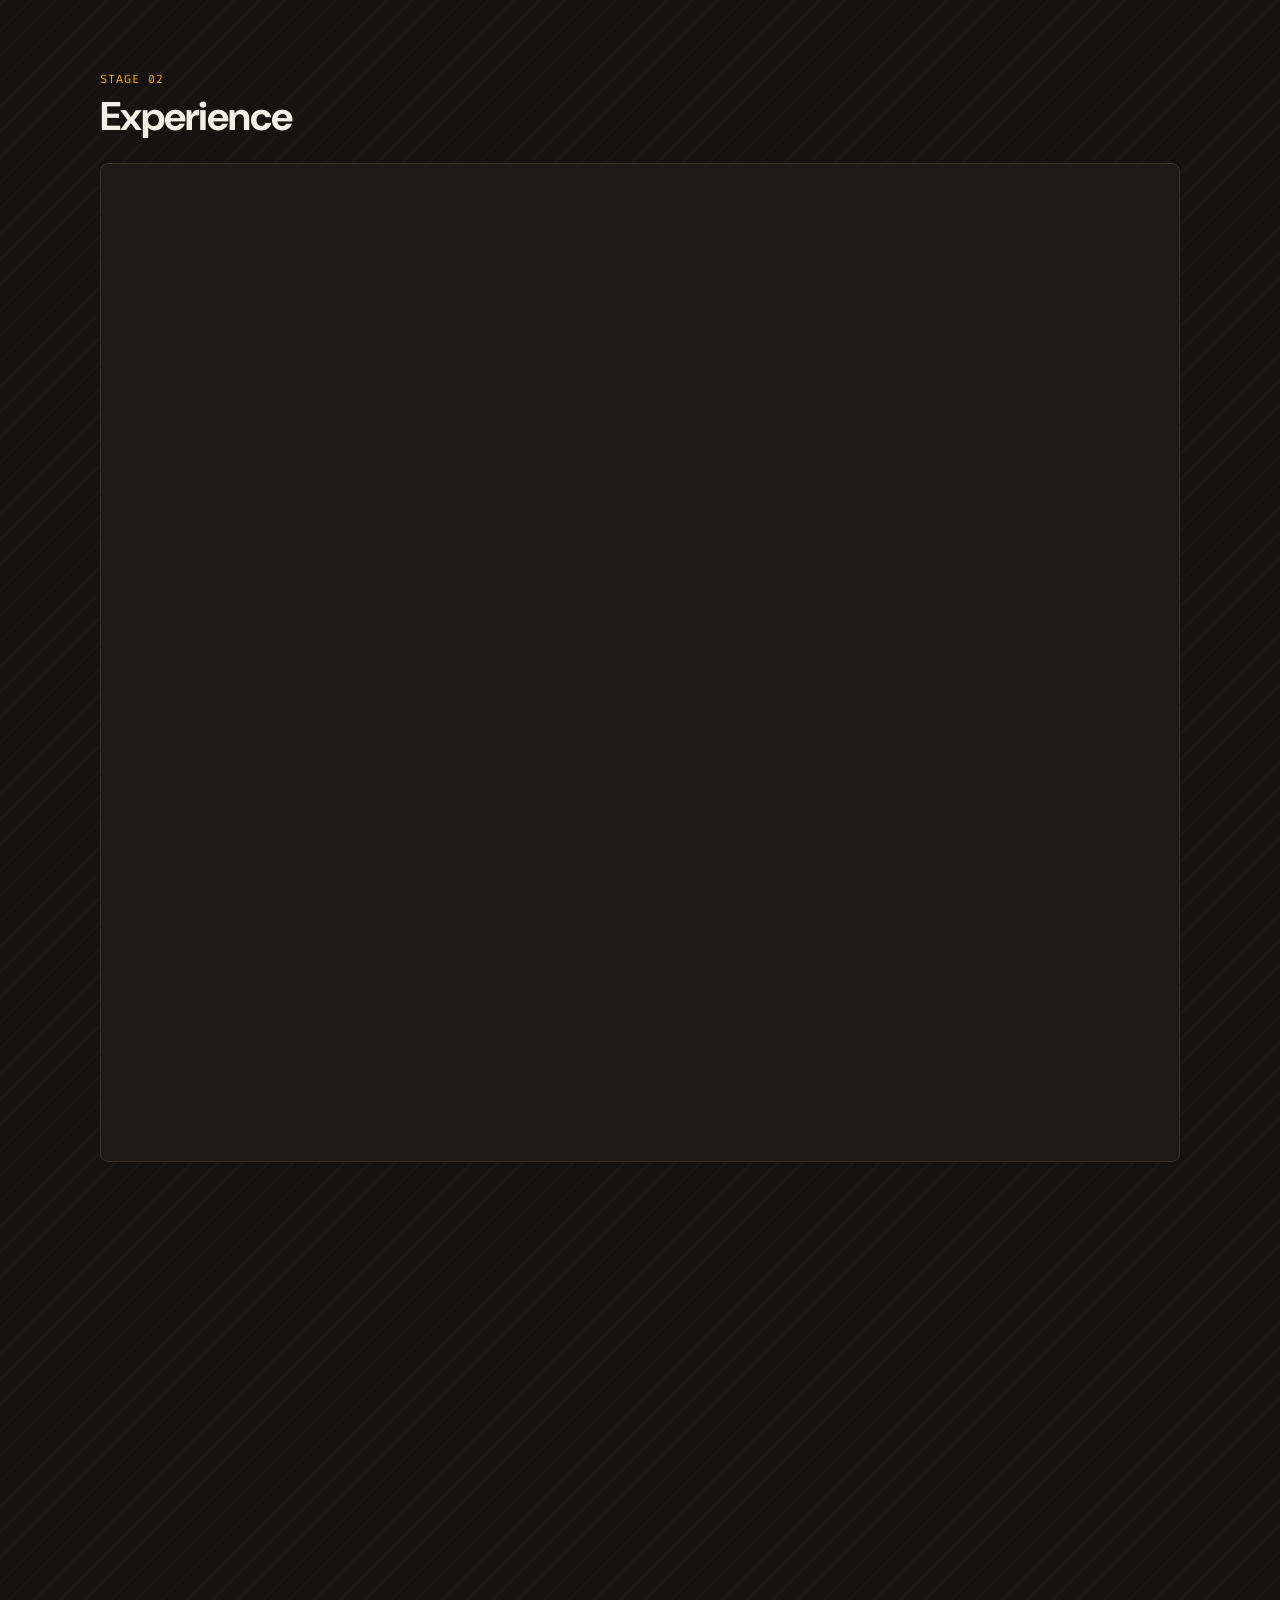
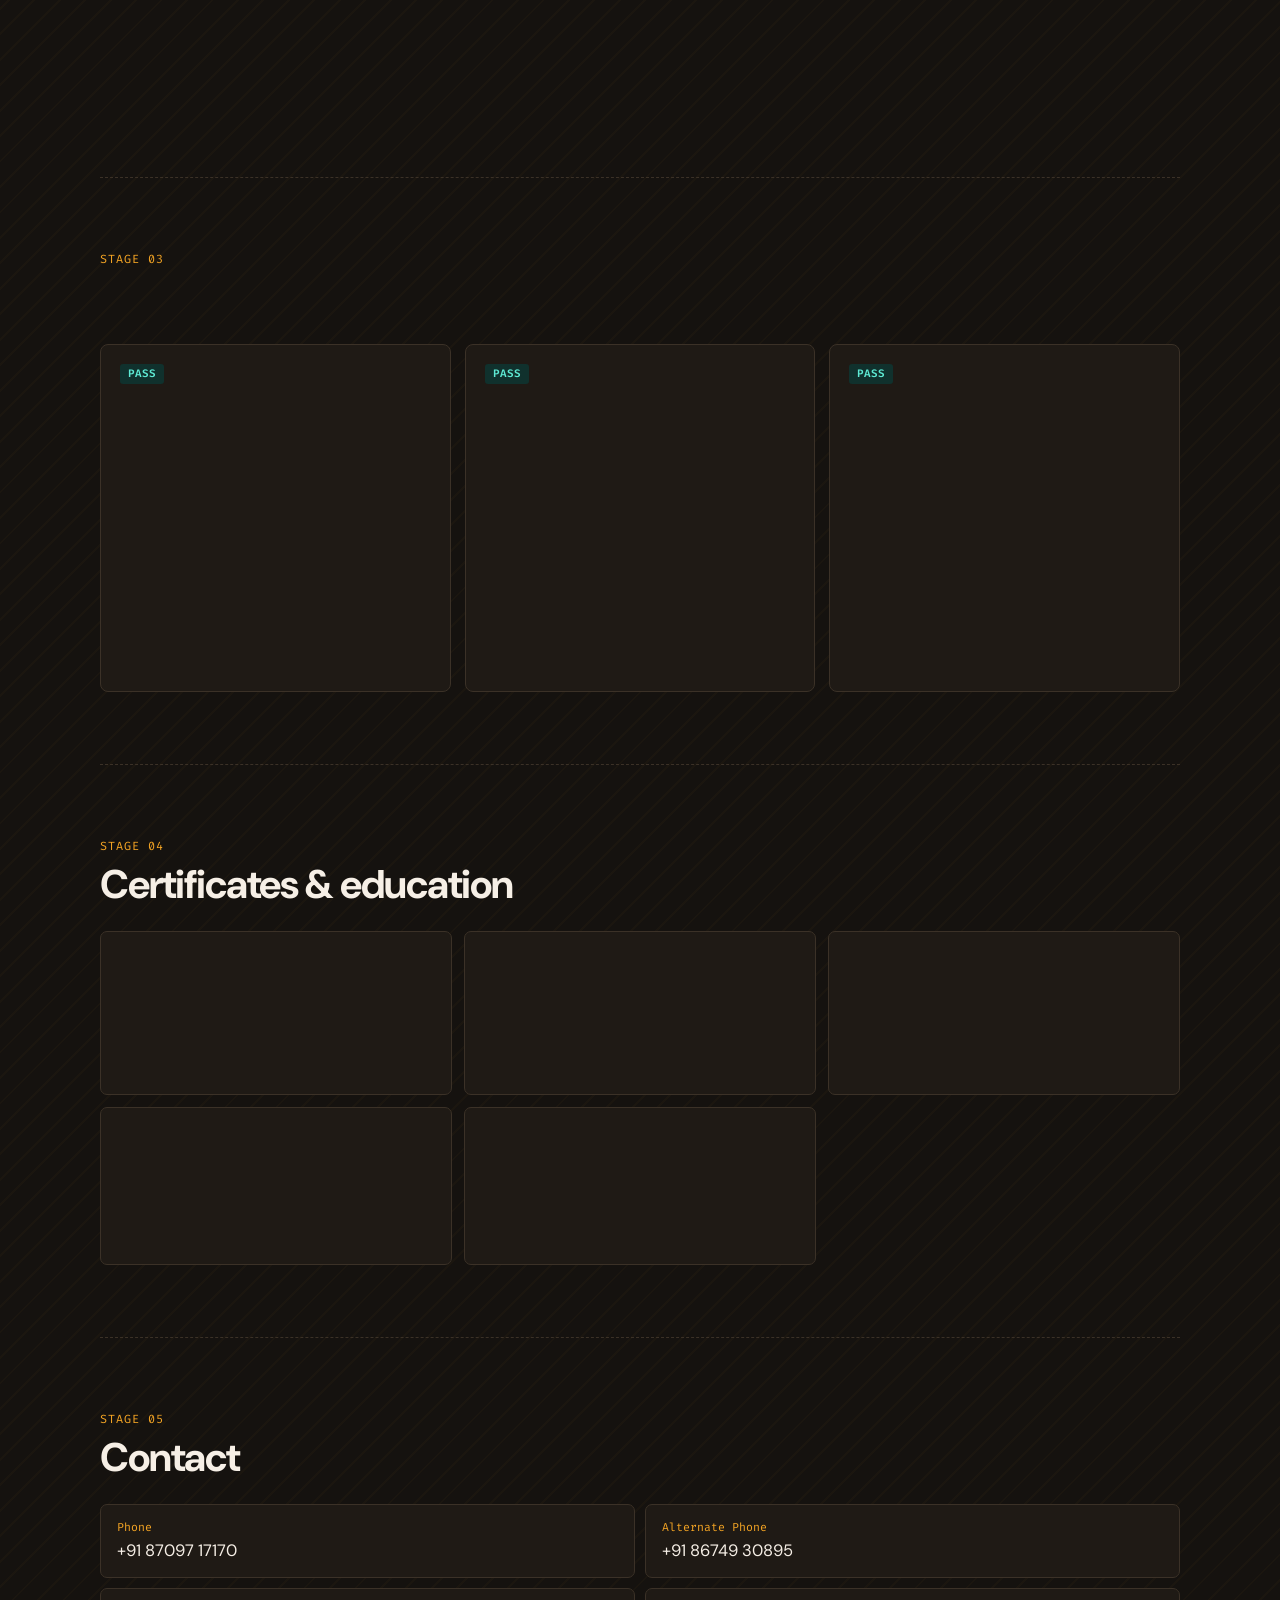
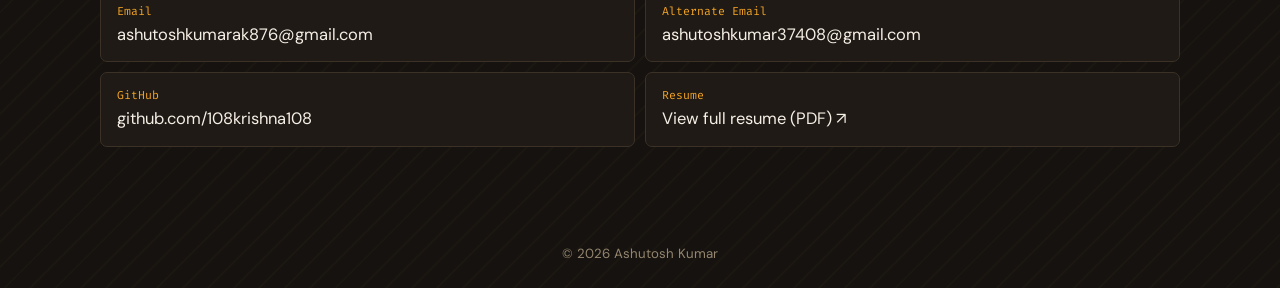
<file: sdet/index.html>
<!doctype html>
<html lang="en">
<head>
<meta charset="UTF-8">
<meta name="viewport" content="width=device-width, initial-scale=1.0">
<meta name="robots" content="noindex">
<title>Ashutosh Kumar — SDET</title>
<meta name="description" content="Ashutosh Kumar, SDET. I design, build and test automation in Python and PowerShell, covering failure paths, API integrations and web application security.">
<script>document.documentElement.className='js'</script>
<link rel="preconnect" href="https://fonts.googleapis.com">
<link rel="preconnect" href="https://fonts.gstatic.com" crossorigin>
<link rel="stylesheet" href="https://fonts.googleapis.com/css2?family=DM+Sans:wght@400;500;700&family=Fira+Code:wght@400;500;600&display=swap">
<style>
*{box-sizing:border-box;}
html{scroll-behavior:smooth;scroll-padding-top:84px;-webkit-text-size-adjust:100%;}
body{margin:0;overflow-x:hidden;}
@supports (overflow:clip){html,body{overflow-x:clip;}}
a{color:inherit;text-decoration:none;}
p,h1,h2,h3,h4,ul,ol,figure{margin:0;}
ul,ol{padding:0;}
img{display:block;max-width:100%;}
a:focus-visible,summary:focus-visible{outline:2px solid currentColor;outline-offset:3px;border-radius:3px;}
#ambient{position:fixed;inset:0;z-index:-1;width:100%;height:100%;pointer-events:none;}

/* scroll-in, matching the Cyber Security portfolio */
.js .reveal{opacity:0;}
.js .reveal.is-visible{opacity:1;animation:revealLeft 1.6s cubic-bezier(.16,.6,.2,1) backwards;}
.js .reveal.right.is-visible{animation-name:revealRight;}
.js .reveal.up.is-visible{animation-name:revealUp;}
@keyframes revealLeft{from{opacity:0;transform:translateX(-140px);}}
@keyframes revealRight{from{opacity:0;transform:translateX(140px);}}
@keyframes revealUp{from{opacity:0;transform:translateY(60px);}}
.tilt{transform-style:preserve-3d;}

/* floating skill badges */
.chips,.tags,td{perspective:800px;}
.chip{display:inline-block;animation:wobble3d 7s ease-in-out infinite;}
.chip:nth-child(2n){animation-delay:.3s;animation-duration:6.5s;}
.chip:nth-child(3n){animation-delay:.6s;animation-duration:8s;}
.chip:nth-child(4n){animation-delay:.15s;animation-duration:7.4s;}
.chip:nth-child(5n){animation-delay:.45s;animation-duration:6.8s;}
@keyframes wobble3d{0%,100%{transform:translateY(0) rotateY(-10deg);}50%{transform:translateY(-4px) rotateY(10deg);}}

/* timeline pulse on each job */
.job{position:relative;}
.job::before{content:'';position:absolute;left:-6px;top:30px;width:10px;height:10px;border-radius:50%;color:var(--ping,#888);background:currentColor;animation:jobPing 2.4s ease-out infinite;}
@keyframes jobPing{0%{box-shadow:0 0 0 0 currentColor;}70%,100%{box-shadow:0 0 0 9px transparent;}}

/* glitching name and glowing photo, matching the Cyber Security hero */
.glitch{position:relative;}
.glitch::before,.glitch::after{content:attr(data-text);position:absolute;left:0;top:0;width:100%;height:100%;pointer-events:none;background:none;clip-path:inset(0 0 100% 0);}
.glitch::before{left:3px;color:var(--g1,#f472b6);-webkit-text-fill-color:var(--g1,#f472b6);animation:glitchTop 4.5s infinite linear alternate-reverse;}
.glitch::after{left:-3px;color:var(--g2,#67e8f9);-webkit-text-fill-color:var(--g2,#67e8f9);animation:glitchBot 4.5s infinite linear alternate-reverse;}
@keyframes glitchTop{0%,92%,100%{clip-path:inset(0 0 100% 0);}93%{clip-path:inset(10% 0 60% 0);}95%{clip-path:inset(40% 0 20% 0);}97%{clip-path:inset(70% 0 5% 0);}}
@keyframes glitchBot{0%,90%,100%{clip-path:inset(100% 0 0 0);}91%{clip-path:inset(60% 0 15% 0);}94%{clip-path:inset(20% 0 55% 0);}98%{clip-path:inset(5% 0 80% 0);}}
.avatar{animation:avatarGlow 3.2s ease-in-out infinite;}
.js .avatar.reveal.right.is-visible{animation:revealRight 1.6s cubic-bezier(.16,.6,.2,1) backwards,avatarGlow 3.2s ease-in-out infinite;}
@keyframes avatarGlow{0%,100%{box-shadow:0 14px 34px -16px var(--ping,#888);}50%{box-shadow:0 18px 52px -8px var(--ping,#888);}}

/* typewriter cursor on the intro line */
.type-cursor{display:inline-block;width:.5em;height:1em;margin-left:2px;vertical-align:-.12em;background:var(--ping,currentColor);animation:typeBlink 1s step-end infinite;}
@keyframes typeBlink{50%{opacity:0;}}

@media (prefers-reduced-motion:reduce){
  html{scroll-behavior:auto;}
  *,*::before,*::after{animation-duration:.001ms !important;animation-iteration-count:1 !important;transition-duration:.001ms !important;}
}
:root{
  --bg:#15120f;--panel:#1f1a15;--panel-2:#29221b;--line:#3b3127;--ink:#f6efe6;--dim:#c5b8a7;--faint:#94866f;
  --amber:#f5a524;--pass:#5eead4;--pass-bg:#10312d;--red:#fb7185;
  --mono:'Fira Code',ui-monospace,Consolas,monospace;--sans:'DM Sans',ui-sans-serif,system-ui,sans-serif;
  --ping:#5eead4;--g1:#f5a524;--g2:#5eead4;
}
body{background-color:var(--bg);background-image:repeating-linear-gradient(135deg,rgba(245,165,36,.028) 0 2px,transparent 2px 18px);color:var(--ink);font-family:var(--sans);font-size:16.5px;line-height:1.65;}
::selection{background:var(--amber);color:#1b1205;}
.pipeline{position:sticky;top:0;z-index:30;display:flex;align-items:center;gap:22px;padding:11px clamp(16px,4vw,40px);background:rgba(21,18,15,.94);backdrop-filter:blur(10px);border-bottom:1px solid var(--line);}
.brand{font-family:var(--mono);font-weight:600;}
.brand span{color:var(--amber);}
.pipe-resume{flex:none;padding:5px 12px;border-radius:5px;background:var(--amber);color:#1b1205;font-family:var(--mono);font-size:.76rem;font-weight:600;}
.pipe-resume:hover{background:#ffc05a;}
.pipeline nav{flex:1;min-width:0;display:flex;justify-content:flex-end;align-items:center;font-family:var(--mono);font-size:.76rem;color:var(--faint);}
.pipeline nav a{position:relative;flex:none;display:flex;align-items:center;gap:7px;padding:3px 12px;}
.pipeline nav a+a::before{content:'';position:absolute;left:-7px;width:14px;height:1px;background:var(--line);}
.pipeline nav i{width:10px;height:10px;border:2px solid var(--faint);border-radius:50%;}
.pipeline nav a:hover{color:var(--ink);}
.pipeline nav a.active{color:var(--amber);}
.pipeline nav a.active i{border-color:var(--amber);background:var(--amber);box-shadow:0 0 0 4px rgba(245,165,36,.2);}
.progress{position:absolute;left:0;right:0;bottom:-1px;height:2px;}
.progress i{display:block;height:100%;width:100%;background:var(--amber);transform:scaleX(0);transform-origin:left;}
main{width:min(1080px,calc(100% - 32px));margin-inline:auto;}
section{padding-block:clamp(44px,7vw,72px);border-bottom:1px dashed var(--line);}
#contact{border-bottom:0;}
.hero{display:grid;grid-template-columns:minmax(0,1.1fr) minmax(0,1fr);align-items:center;gap:clamp(28px,5vw,56px);min-height:calc(100vh - 170px);border-bottom:0;padding-bottom:30px;}
.build{display:inline-flex;align-items:center;gap:8px;padding:4px 11px;border:1px solid #2c6a60;border-radius:5px;background:var(--pass-bg);font-family:var(--mono);font-size:.74rem;color:var(--pass);}
.build i{width:7px;height:7px;border-radius:50%;background:var(--pass);}
h1{margin-top:16px;font-size:clamp(2.7rem,6.5vw,4.5rem);font-weight:700;line-height:1.02;letter-spacing:-.04em;}
.role{margin-top:10px;font-family:var(--mono);font-size:1.3rem;font-weight:600;color:var(--amber);}
.chips{display:flex;flex-wrap:wrap;gap:7px;margin-top:14px;}
.chip{padding:3px 10px;border:1px solid var(--line);border-radius:4px;background:var(--panel-2);font-family:var(--mono);font-size:.74rem;color:var(--dim);}
.intro{max-width:54ch;margin-top:16px;color:var(--dim);font-size:1.07rem;}
.actions{display:flex;flex-wrap:wrap;gap:10px;margin-top:22px;}
.btn{padding:9px 16px;border:1px solid var(--line);border-radius:5px;background:var(--panel);font-family:var(--mono);font-size:.8rem;font-weight:500;transition:border-color .2s,transform .2s;}
.btn:hover{border-color:var(--amber);transform:translateY(-2px);}
.btn.primary{background:var(--amber);border-color:var(--amber);color:#1b1205;font-weight:600;}
.side{position:relative;min-width:0;}
.avatar{position:absolute;top:-52px;right:14px;z-index:2;width:104px;height:104px;object-fit:cover;object-position:top;border:3px solid var(--amber);border-radius:12px;background:var(--panel);}
.terminal{border:1px solid var(--line);border-radius:10px;background:#0e0c0a;box-shadow:12px 12px 0 rgba(245,165,36,.13);overflow:hidden;font-family:var(--mono);font-size:.74rem;}
.t-bar{display:flex;align-items:center;gap:6px;padding:9px 12px;background:var(--panel-2);color:var(--faint);}
.t-bar i{width:9px;height:9px;border-radius:50%;background:var(--red);}
.t-bar i:nth-child(2){background:var(--amber);}
.t-bar i:nth-child(3){background:var(--pass);}
.t-bar span{margin-left:8px;}
.t-body{display:grid;gap:7px;padding:16px 14px;}
.t-cmd{color:var(--amber);}
.t-line{display:flex;justify-content:space-between;gap:12px;color:var(--dim);overflow-wrap:anywhere;animation:line .35s both;animation-delay:calc(var(--i) * .42s + .35s);}
.t-line span{min-width:0;}
.t-line b{flex:none;color:var(--pass);font-weight:600;}
.t-sum{margin-top:5px;padding:5px;border-radius:4px;background:var(--pass-bg);text-align:center;font-weight:600;color:var(--pass);animation:line .35s both;animation-delay:calc(var(--i) * .42s + .35s);}
@keyframes line{from{opacity:0;transform:translateX(-8px);}}
.metrics{display:grid;grid-template-columns:repeat(4,minmax(0,1fr));gap:12px;padding-bottom:44px;border-bottom:1px dashed var(--line);}
.metric{padding:16px;border:1px solid var(--line);border-top:3px solid var(--pass);border-radius:6px;background:var(--panel);}
.metric strong{display:block;font-family:var(--mono);font-size:1.9rem;line-height:1.2;color:var(--pass);}
.metric span{font-size:.85rem;color:var(--dim);}
.stage{font-family:var(--mono);font-size:.74rem;letter-spacing:.09em;text-transform:uppercase;color:var(--amber);}
h2{margin:4px 0 24px;font-size:clamp(1.8rem,4vw,2.5rem);line-height:1.15;letter-spacing:-.025em;}
h3{font-size:1.1rem;line-height:1.35;}
.suite-grid{display:grid;grid-template-columns:repeat(2,minmax(0,1fr));gap:12px;}
.suite{padding:17px;border:1px solid var(--line);border-radius:7px;background:var(--panel);}
.suite h3{display:flex;align-items:center;gap:9px;}
.suite em{margin-left:auto;font-family:var(--mono);font-size:.74rem;font-style:normal;color:var(--faint);}
.tick{width:21px;height:21px;flex:none;display:grid;place-items:center;border-radius:50%;background:var(--pass-bg);font-size:.72rem;color:var(--pass);}
.job{margin-bottom:16px;padding:clamp(16px,3vw,24px);border:1px solid var(--line);border-radius:8px;background:var(--panel);}
.job header{display:flex;justify-content:space-between;gap:14px;}
.job header p{font-size:.93rem;color:var(--dim);}
.badge{height:max-content;padding:3px 9px;border-radius:4px;background:var(--panel-2);font-family:var(--mono);font-size:.73rem;color:var(--amber);white-space:nowrap;}
.group{margin-top:15px;border:1px solid var(--line);border-radius:6px;background:#191511;}
.group summary{display:flex;justify-content:space-between;gap:12px;padding:10px 14px;cursor:pointer;font-weight:700;}
.group summary em{font-family:var(--mono);font-size:.72rem;font-style:normal;color:var(--pass);white-space:nowrap;}
.group .checks{padding:0 14px 14px;margin-top:2px;}
.checks{list-style:none;display:grid;gap:9px;margin-top:13px;color:var(--dim);}
.checks li{position:relative;padding-left:25px;}
.checks li::before{content:'✓';position:absolute;left:0;top:.2em;width:17px;height:17px;display:grid;place-items:center;border-radius:50%;background:var(--pass-bg);font-size:.62rem;color:var(--pass);}
strong{color:var(--ink);font-weight:700;}
.wins{margin-top:16px;padding:14px;border:1px solid #6b4a14;border-radius:6px;background:#2b1f0e;}
.wins h4{font-family:var(--mono);font-size:.8rem;color:var(--amber);}
.proj-grid{display:grid;grid-template-columns:repeat(3,minmax(0,1fr));gap:14px;}
.proj{position:relative;display:flex;flex-direction:column;padding:19px;border:1px solid var(--line);border-radius:8px;background:var(--panel);transition:transform .2s,border-color .2s;}
.proj:hover{transform:translateY(-4px);border-color:var(--amber);}
.pass{width:max-content;margin-bottom:11px;padding:1px 8px;border-radius:3px;background:var(--pass-bg);font-family:var(--mono);font-size:.68rem;font-weight:600;color:var(--pass);}
.plinks{display:flex;flex-wrap:wrap;gap:14px;margin-top:auto;padding-top:15px;}
.plink{font-family:var(--mono);font-size:.78rem;color:var(--amber);}
.plink:hover{text-decoration:underline;}
.cards{display:grid;grid-template-columns:repeat(3,minmax(0,1fr));gap:12px;}
.cert,.edu{display:flex;flex-direction:column;gap:4px;padding:16px;border:1px solid var(--line);border-radius:7px;background:var(--panel);font-size:.91rem;color:var(--dim);}
.cert:hover{border-color:var(--amber);}
.cert-year,.edu-years{font-family:var(--mono);font-size:.74rem;color:var(--amber);}
.cert-open{margin-top:auto;padding-top:7px;font-family:var(--mono);font-size:.74rem;color:var(--pass);}
.edu-score{font-family:var(--mono);font-size:.8rem;color:var(--pass);}
.contact-list{list-style:none;display:grid;grid-template-columns:repeat(2,minmax(0,1fr));gap:10px;}
.contact-list a{display:flex;flex-direction:column;padding:13px 16px;border:1px solid var(--line);border-radius:7px;background:var(--panel);overflow-wrap:anywhere;}
.contact-list a:hover{border-color:var(--amber);}
.contact-list span{font-family:var(--mono);font-size:.72rem;color:var(--amber);}
footer{padding-block:24px;text-align:center;font-size:.83rem;color:var(--faint);}
@media (max-width:1100px){
  .pipeline nav{justify-content:flex-start;overflow-x:auto;scrollbar-width:none;}
  .hero{grid-template-columns:minmax(0,1fr);min-height:0;}
  .side{margin-top:44px;}
  .proj-grid,.cards{grid-template-columns:repeat(2,minmax(0,1fr));}
}
@media (max-width:620px){
  .metrics{grid-template-columns:repeat(2,minmax(0,1fr));}
  .suite-grid,.proj-grid,.cards,.contact-list{grid-template-columns:minmax(0,1fr);}
  .job header{flex-direction:column;gap:8px;}
  .badge{width:max-content;}
  .t-line{font-size:.66rem;}
}
</style>
</head>
<body>
<canvas id="ambient" aria-hidden="true"></canvas>

<header class="pipeline"><a class="brand" href="#summary">AK<span>/qa</span></a><nav aria-label="Sections"><a href="#summary" data-spy><i aria-hidden="true"></i>Summary</a><a href="#skills" data-spy><i aria-hidden="true"></i>Skills</a><a href="#experience" data-spy><i aria-hidden="true"></i>Experience</a><a href="#projects" data-spy><i aria-hidden="true"></i>Projects</a><a href="#credentials" data-spy><i aria-hidden="true"></i>Credentials</a><a href="#contact" data-spy><i aria-hidden="true"></i>Contact</a></nav><a class="pipe-resume" href="https://drive.google.com/file/d/1Y2sZfK71ML-U17yE8WSQdfxmQaIVEVj6/view?usp=sharing" target="_blank" rel="noopener noreferrer">Resume</a><div class="progress" aria-hidden="true"><i id="progress"></i></div></header>
<main>
  <section id="summary" class="hero">
    <div>
      <p class="build"><i aria-hidden="true"></i>Available Immediately · Gurugram, Haryana, India</p>
      <h1>Ashutosh Kumar</h1>
      <p class="role">SDET</p>
      <div class="chips"><span class="chip">Test Automation</span><span class="chip">API Testing</span><span class="chip">Security Testing</span><span class="chip">Python</span><span class="chip">CI/CD</span></div>
      <p class="intro">I design, build and test automation in Python and PowerShell, covering failure paths, API integrations and web application security.</p>
      <div class="actions"><a class="btn primary" href="https://drive.google.com/file/d/1Y2sZfK71ML-U17yE8WSQdfxmQaIVEVj6/view?usp=sharing" target="_blank" rel="noopener noreferrer">View Resume</a><a class="btn" href="#experience">View test record</a><a class="btn" href="#contact">Contact</a></div>
    </div>
    <div class="side">
      <img class="avatar" src="../photo.png" alt="Portrait of Ashutosh Kumar" width="120" height="120">
      <div class="terminal" role="img" aria-label="Test run summary: 6 checks passed">
        <div class="t-bar"><i></i><i></i><i></i><span>career_test_report</span></div>
        <div class="t-body"><div class="t-cmd">$ pytest career/ -v</div><div class="t-line" style="--i:0"><span>test_every_automation_covers_3_paths</span><b>PASSED</b></div><div class="t-line" style="--i:1"><span>test_4_negative_scenarios_before_release</span><b>PASSED</b></div><div class="t-line" style="--i:2"><span>test_noc_responder_missed_alerts_is_0</span><b>PASSED</b></div><div class="t-line" style="--i:3"><span>test_bulk_ops_accounts_changed_in_error_is_0</span><b>PASSED</b></div><div class="t-line" style="--i:4"><span>test_integrations_across_4_platforms</span><b>PASSED</b></div><div class="t-line" style="--i:5"><span>test_defect_fixes_retested_is_100_percent</span><b>PASSED</b></div><div class="t-sum" style="--i:6">6 passed</div></div>
      </div>
    </div>
  </section>
  <div class="metrics"><div class="metric reveal"><strong>0</strong><span>missed alerts</span></div><div class="metric reveal"><strong>0</strong><span>accounts changed in error</span></div><div class="metric reveal"><strong>100%</strong><span>of fixes retested</span></div><div class="metric reveal"><strong>10+</strong><span>OWASP Top 10 classes tested</span></div></div>
  <section id="skills"><p class="stage">Stage 01</p><h2>Skills</h2><div class="suite-grid"><article class="suite reveal"><h3><span class="tick" aria-hidden="true">✓</span>Test Automation<em>6</em></h3><div class="chips"><span class="chip">Python</span><span class="chip">Pytest</span><span class="chip">Selenium WebDriver</span><span class="chip">Playwright</span><span class="chip">Page Object Model</span><span class="chip">data-driven testing</span></div></article><article class="suite reveal"><h3><span class="tick" aria-hidden="true">✓</span>API Testing<em>5</em></h3><div class="chips"><span class="chip">Postman</span><span class="chip">REST APIs</span><span class="chip">Python requests</span><span class="chip">schema and response validation</span><span class="chip">FastAPI/Flask test clients</span></div></article><article class="suite reveal"><h3><span class="tick" aria-hidden="true">✓</span>Security Testing<em>8</em></h3><div class="chips"><span class="chip">OWASP Top 10</span><span class="chip">VAPT</span><span class="chip">SQL Injection</span><span class="chip">XSS</span><span class="chip">CSRF</span><span class="chip">IDOR</span><span class="chip">SSRF</span><span class="chip">Broken Access Control</span></div></article><article class="suite reveal"><h3><span class="tick" aria-hidden="true">✓</span>Test Practices<em>6</em></h3><div class="chips"><span class="chip">test planning</span><span class="chip">test case design</span><span class="chip">regression</span><span class="chip">smoke and negative testing</span><span class="chip">bug reporting</span><span class="chip">RCA</span></div></article><article class="suite reveal"><h3><span class="tick" aria-hidden="true">✓</span>CI/CD &amp; Tools<em>5</em></h3><div class="chips"><span class="chip">Git</span><span class="chip">GitHub Actions</span><span class="chip">Jenkins basics</span><span class="chip">ServiceNow</span><span class="chip">Jira-style defect tracking</span></div></article><article class="suite reveal"><h3><span class="tick" aria-hidden="true">✓</span>Languages<em>5</em></h3><div class="chips"><span class="chip">Python</span><span class="chip">JavaScript</span><span class="chip">Java</span><span class="chip">SQL</span><span class="chip">PowerShell</span></div></article></div></section>
  <section id="experience"><p class="stage">Stage 02</p><h2>Experience</h2><article class="job reveal"><header><div><h3>Software Engineer – Automation &amp; Testing</h3><p>Tietoevry India Pvt Ltd · Gurugram</p></div><span class="badge">Aug 2024 – Oct 2026</span></header><details class="group" open><summary><span>Test Automation &amp; Quality Engineering</span><em>4 checks</em></summary><ul class="checks"><li>Owned the design, build and testing of Python and PowerShell automation for <strong>2 years</strong> in a <strong>24x7</strong> operations team processing <strong>30–40 tickets a day (~700 a month)</strong>.</li><li>Tested every automation across <strong>3 paths</strong> (success, failure, edge cases) and <strong>4 negative scenarios</strong> (invalid input, missing data, API error, timeout) before production release.</li><li>Built failure-path tests for the LLM-based NOC Auto-Responder and a template fallback, keeping the tool at <strong>0 missed alerts</strong> while saving <strong>~12 minutes per alert</strong>.</li><li>Validated bulk-operation scripts with dry runs, logging and rollback checks, saving <strong>~27 minutes per run</strong> with <strong>0 accounts changed in error</strong>.</li></ul></details><details class="group" open><summary><span>API &amp; Integration Testing</span><em>2 checks</em></summary><ul class="checks"><li>Tested end-to-end integrations across <strong>4 enterprise platforms</strong> (ServiceNow, CrowdStrike, Google SecOps, Entra ID), verifying requests, responses and resulting actions.</li><li>Verified data from <strong>3 external sources</strong> (site directory, manager lookup, live weather API) feeding automated notifications, handling bursts of <strong>2–5 alerts at once</strong>.</li></ul></details><details class="group" open><summary><span>Security Testing (VAPT)</span><em>3 checks</em></summary><ul class="checks"><li>Supported senior testers on VAPT of live web applications, executing test cases across <strong>10+ OWASP Top 10 classes</strong>, including <strong>6 core attacks</strong> (SQLi, XSS, CSRF, IDOR, SSRF, broken access control).</li><li>Logged every defect with <strong>4 artefacts</strong> (severity, reproduction steps, PoC, CWE mapping) and retested <strong>100% of fixes</strong> before closure.</li><li>Root-caused recurring production issues to <strong>3 sources</strong>, stopping repeat tickets at the source.</li></ul></details><div class="wins"><h4>Key achievements</h4><ul class="checks"><li>Cut alert handling from <strong>~15 to ~3 minutes (80% faster)</strong> with a tested Python + Gemini automation tool.</li><li>Replaced <strong>~30 minutes of manual work with a ~3-minute script run (90% faster)</strong> for bulk account operations.</li></ul></div></article><article class="job reveal"><header><div><h3>Software Development Intern</h3><p>PG-Technology Pvt Ltd · Punjab</p></div><span class="badge">Feb 2023 – May 2023</span></header><ul class="checks"><li>Built and tested web app features on the MERN stack (MongoDB, Express, React, Node.js).</li></ul></article><article class="job reveal"><header><div><h3>Software Development Intern</h3><p>Persistent Systems · Mohali</p></div><span class="badge">Mar 2022 – Jun 2022</span></header><ul class="checks"><li>Built backend modules with Node.js and MongoDB using OOP principles.</li></ul></article><article class="job reveal"><header><div><h3>Freelance Usability Tester</h3><p>UserTesting.com</p></div><span class="badge">Feb 2022 – Aug 2024</span></header><ul class="checks"><li>Completed paid usability and feedback tests evaluating websites and applications, providing structured, detailed feedback under platform confidentiality terms.</li><li>Completed <strong>25+ tests</strong>, maintaining a consistent quality and completion record.</li></ul></article></section>
  <section id="projects"><p class="stage">Stage 03</p><h2>Projects</h2><div class="proj-grid"><article class="proj reveal"><span class="pass">PASS</span><h3>Fruit-Store-Pentest</h3><div class="chips"><span class="chip">Flask</span><span class="chip">Python</span><span class="chip">Security Testing</span></div><ul class="checks"><li>Built an e-commerce app and tested it end to end: found <strong>13 defects across 10+ OWASP categories</strong>, wrote reproduction steps and PoCs, mapped each to CWE and verified 100% of fixes.</li></ul><div class="plinks"><a class="plink" href="https://fruit-store-pentest.onrender.com/" target="_blank" rel="noopener noreferrer">Live Demo <span aria-hidden="true">↗</span></a><a class="plink" href="https://github.com/108krishna108/fruit-store-pentest" target="_blank" rel="noopener noreferrer">GitHub <span aria-hidden="true">↗</span></a></div></article><article class="proj reveal"><span class="pass">PASS</span><h3>Sensitive-Data-Guard</h3><div class="chips"><span class="chip">FastAPI</span><span class="chip">ML</span><span class="chip">Chrome Extension</span></div><ul class="checks"><li>Evaluated the detection model over 15 test rounds to reach <strong>98.5% precision and recall</strong>.</li><li>Tested backend and extension across real web forms and AI chat tools.</li></ul><div class="plinks"><a class="plink" href="https://github.com/108krishna108/Sensitive-Data-Guard" target="_blank" rel="noopener noreferrer">GitHub <span aria-hidden="true">↗</span></a><a class="plink" href="https://www.loom.com/share/98ffaa30d86a4ac590763d7433752512" target="_blank" rel="noopener noreferrer">Demo Video <span aria-hidden="true">↗</span></a></div></article><article class="proj reveal"><span class="pass">PASS</span><h3>NOC Auto-Responder</h3><div class="chips"><span class="chip">Python</span><span class="chip">IMAP</span><span class="chip">Gemini API</span></div><ul class="checks"><li>Production tool with tested fallback logic.</li><li><strong>80% faster</strong> alert handling and zero missed alerts.</li></ul><div class="plinks"><a class="plink" href="https://github.com/108krishna108/Noc__auto__responder108" target="_blank" rel="noopener noreferrer">GitHub <span aria-hidden="true">↗</span></a><a class="plink" href="https://drive.google.com/file/d/1o7Acmb9kYt1wf3YQ3qT6laahlsnbMGVQ/view?usp=drive_link" target="_blank" rel="noopener noreferrer">Demo Video <span aria-hidden="true">↗</span></a></div></article></div></section>
  <section id="credentials"><p class="stage">Stage 04</p><h2>Certificates &amp; education</h2><div class="cards"><a class="cert reveal" href="https://drive.google.com/drive/folders/1lPvsDt-7lBXQo9Z0tTZPq7gN1NkgjozB?usp=drive_link" target="_blank" rel="noopener noreferrer"><span class="cert-year">2026</span><strong>Ethical Hacking &amp; Cybersecurity Training</strong><span class="cert-issuer">Cisco Networking Academy &amp; Fortinet</span><span class="cert-open">View certificate ↗</span></a><a class="cert reveal" href="https://drive.google.com/drive/folders/1X7R6Z8djDzRFwH_glODkxabgyO7KA3sj?usp=drive_link" target="_blank" rel="noopener noreferrer"><span class="cert-year">2022–2023</span><strong>Internship Certificates</strong><span class="cert-issuer">PG-Technology Pvt Ltd and Persistent Systems</span><span class="cert-open">View certificate ↗</span></a><a class="cert reveal" href="https://drive.google.com/drive/folders/17gWDw0-nOkX5b3Zy6BZHr-tLGWZZBBZR?usp=drive_link" target="_blank" rel="noopener noreferrer"><span class="cert-year">2024</span><strong>Python Programming and Web Development</strong><span class="cert-issuer">Udemy</span><span class="cert-open">View certificate ↗</span></a><div class="edu reveal"><span class="edu-years">2020 – 2023</span><strong>Bachelor of Technology in Computer Science</strong><span>CGC Landran, Punjab</span><span class="edu-score">7.8 CGPA</span></div><div class="edu reveal"><span class="edu-years">2017 – 2020</span><strong>Diploma in Electrical</strong><span>Centre for Bioinformatics, Jharkhand</span><span class="edu-score">72.94%</span></div></div></section>
  <section id="contact"><p class="stage">Stage 05</p><h2>Contact</h2><ul class="contact-list reveal"><li><a href="tel:+918709717170"><span>Phone</span>+91 87097 17170</a></li><li><a href="tel:+918674930895"><span>Alternate Phone</span>+91 86749 30895</a></li><li><a href="mailto:ashutoshkumarak876@gmail.com"><span>Email</span>ashutoshkumarak876@gmail.com</a></li><li><a href="mailto:ashutoshkumar37408@gmail.com"><span>Alternate Email</span>ashutoshkumar37408@gmail.com</a></li><li><a href="https://github.com/108krishna108" target="_blank" rel="noopener noreferrer"><span>GitHub</span>github.com/108krishna108</a></li><li><a href="https://drive.google.com/file/d/1Y2sZfK71ML-U17yE8WSQdfxmQaIVEVj6/view?usp=sharing" target="_blank" rel="noopener noreferrer"><span>Resume</span>View full resume (PDF) ↗</a></li></ul></section>
</main>
<footer>© 2026 Ashutosh Kumar</footer>
<script>
(function(){
  var reduce = window.matchMedia('(prefers-reduced-motion: reduce)').matches;

  var heading = document.querySelector('h1');
  if (heading){
    heading.classList.add('glitch');
    heading.setAttribute('data-text', heading.textContent);
  }

  // scroll-in directions, matching the Cyber Security portfolio
  function mark(selector, direction){
    document.querySelectorAll(selector).forEach(function(el){
      el.classList.add('reveal');
      el.classList.remove('right', 'up');
      if (direction) el.classList.add(direction);
    });
  }
  mark('.hero-grid>div:first-child,.masthead>div:first-child,.hero>div:first-child');
  mark('.avatar,.terminal', 'right');
  mark('h2,.job,.code,.editor .shell,.model,.panel,.contact-list', 'up');
  document.querySelectorAll('.metric,.proj,.cert,.edu,.skill,.suite,.step').forEach(function(el){
    var index = Array.prototype.indexOf.call(el.parentNode.children, el);
    el.classList.add('reveal');
    el.classList.remove('right', 'up');
    if (index % 2) el.classList.add('right');
  });

  var reveals = document.querySelectorAll('.reveal');
  if (reduce || !('IntersectionObserver' in window)){
    reveals.forEach(function(el){ el.classList.add('is-visible'); });
  } else {
    var seen = new IntersectionObserver(function(entries){
      entries.forEach(function(entry){
        if (entry.isIntersecting){ entry.target.classList.add('is-visible'); seen.unobserve(entry.target); }
      });
    }, { threshold:.08, rootMargin:'0px 0px -5% 0px' });
    reveals.forEach(function(el){ seen.observe(el); });
  }

  // hover-tilt
  if (!reduce && window.matchMedia('(hover:hover)').matches){
    document.querySelectorAll('.avatar,.metric,.job,.proj,.cert,.edu,.skill,.suite,.step,.panel,.code,.editor .shell,.model,.terminal').forEach(function(el){
      el.classList.add('tilt');
      el.addEventListener('pointermove', function(e){
        if (!el.classList.contains('is-visible')) return;
        el.style.transition = 'none';
        var r = el.getBoundingClientRect();
        var px = (e.clientX - r.left) / r.width - 0.5;
        var py = (e.clientY - r.top) / r.height - 0.5;
        var strength = r.width > 640 ? 3 : 9;
        el.style.transform = 'perspective(900px) rotateX(' + (-py * strength).toFixed(2) + 'deg) rotateY(' + (px * strength).toFixed(2) + 'deg)';
      });
      el.addEventListener('pointerleave', function(){
        el.style.transition = 'transform .3s ease';
        el.style.transform = '';
      });
    });
  }

  // typewriter
  var intro = document.querySelector('.intro');
  if (intro && !reduce){
    var text = intro.textContent, at = 0;
    var cursor = document.createElement('span');
    cursor.className = 'type-cursor';
    cursor.setAttribute('aria-hidden', 'true');
    intro.style.minHeight = intro.offsetHeight + 'px';
    intro.setAttribute('aria-label', text);
    (function type(){
      intro.textContent = text.slice(0, at);
      intro.appendChild(cursor);
      if (at++ < text.length) setTimeout(type, 24);
    })();
  }

  // ambient background canvas, used by each theme
  window.startAmbient = function(draw, fps){
    var canvas = document.getElementById('ambient');
    if (!canvas) return;
    var ctx = canvas.getContext('2d'), width, height, last = 0;
    function size(){
      var ratio = Math.min(window.devicePixelRatio || 1, 2);
      width = window.innerWidth;
      height = window.innerHeight;
      canvas.width = width * ratio;
      canvas.height = height * ratio;
      ctx.setTransform(ratio, 0, 0, ratio, 0, 0);
      if (reduce) draw(ctx, width, height, 0);
    }
    size();
    window.addEventListener('resize', size);
    if (reduce) return;
    (function loop(time){
      requestAnimationFrame(loop);
      if (document.hidden || time - last < 1000 / fps) return;
      last = time;
      draw(ctx, width, height, time);
    })(0);
  };

  var links = document.querySelectorAll('[data-spy]');
  if (links.length && 'IntersectionObserver' in window){
    var spy = new IntersectionObserver(function(entries){
      entries.forEach(function(entry){
        if (!entry.isIntersecting) return;
        links.forEach(function(link){
          var on = link.getAttribute('href') === '#' + entry.target.id;
          link.classList.toggle('active', on);
          if (on){
            link.setAttribute('aria-current', 'true');
            document.dispatchEvent(new CustomEvent('section-change', { detail:link }));
          } else {
            link.removeAttribute('aria-current');
          }
        });
      });
    }, { rootMargin:'-40% 0px -55% 0px' });
    links.forEach(function(link){
      var target = document.querySelector(link.getAttribute('href'));
      if (target) spy.observe(target);
    });
  }
})();
(function(){
  var bar = document.getElementById('progress');
  var ticking = false;
  function update(){
    var max = document.documentElement.scrollHeight - window.innerHeight;
    bar.style.transform = 'scaleX(' + (max > 0 ? Math.min(window.scrollY / max, 1) : 0) + ')';
    ticking = false;
  }
  window.addEventListener('scroll', function(){
    if (!ticking){ ticking = true; requestAnimationFrame(update); }
  }, { passive:true });
  update();

  document.addEventListener('section-change', function(event){
    var nav = event.detail.parentNode;
    if (nav.scrollWidth > nav.clientWidth) nav.scrollLeft = event.detail.offsetLeft - nav.offsetLeft - 16;
  });

  // rising pass marks
  var marks = [];
  for (var i = 0; i < 30; i++){
    marks.push({ x:Math.random(), y:Math.random(), speed:.0006 + Math.random() * .001, size:12 + Math.random() * 12, amber:i % 4 === 0 });
  }
  window.startAmbient(function(ctx, width, height){
    ctx.clearRect(0, 0, width, height);
    marks.forEach(function(mark){
      mark.y -= mark.speed;
      if (mark.y < -.05){ mark.y = 1.05; mark.x = Math.random(); }
      ctx.font = mark.size + 'px "Fira Code", monospace';
      ctx.fillStyle = mark.amber ? 'rgba(245,165,36,.2)' : 'rgba(94,234,212,.2)';
      ctx.fillText('✓', mark.x * width, mark.y * height);
    });
  }, 30);
})();
</script>
</body>
</html>
</file>
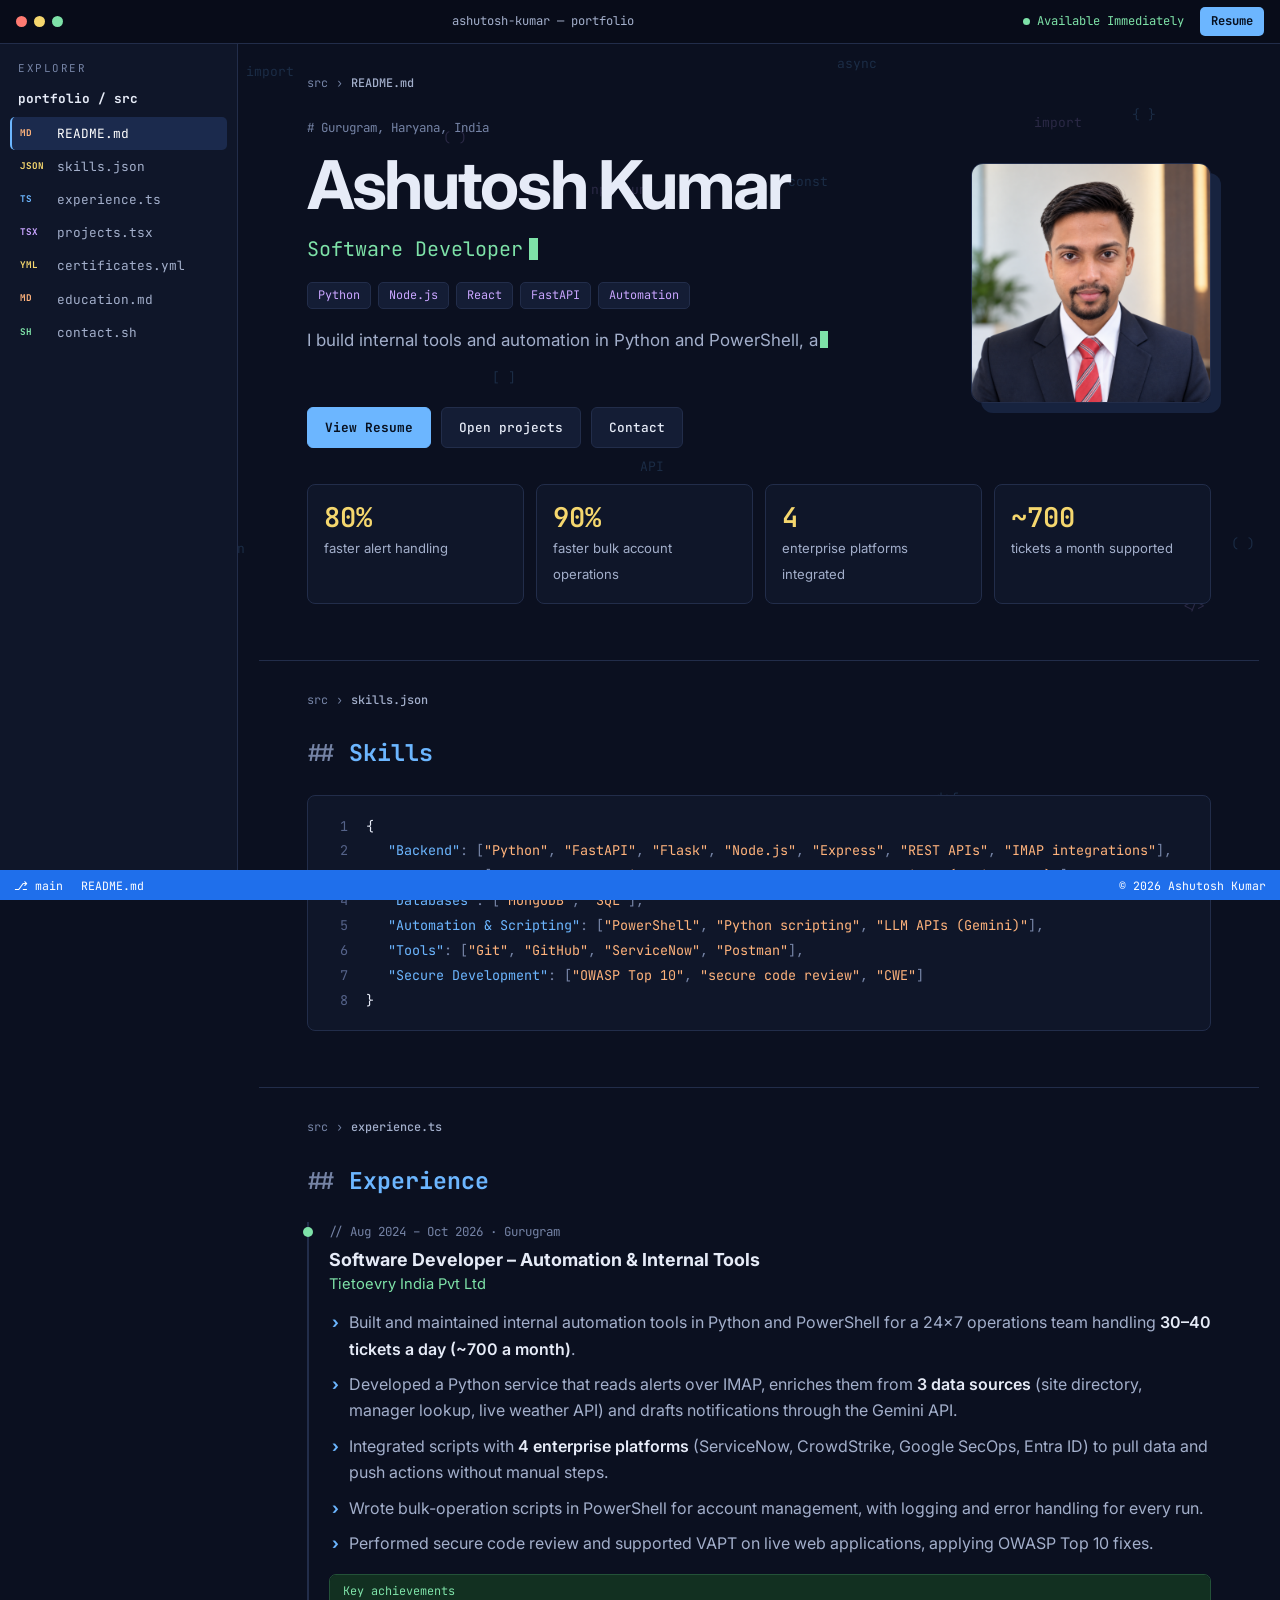
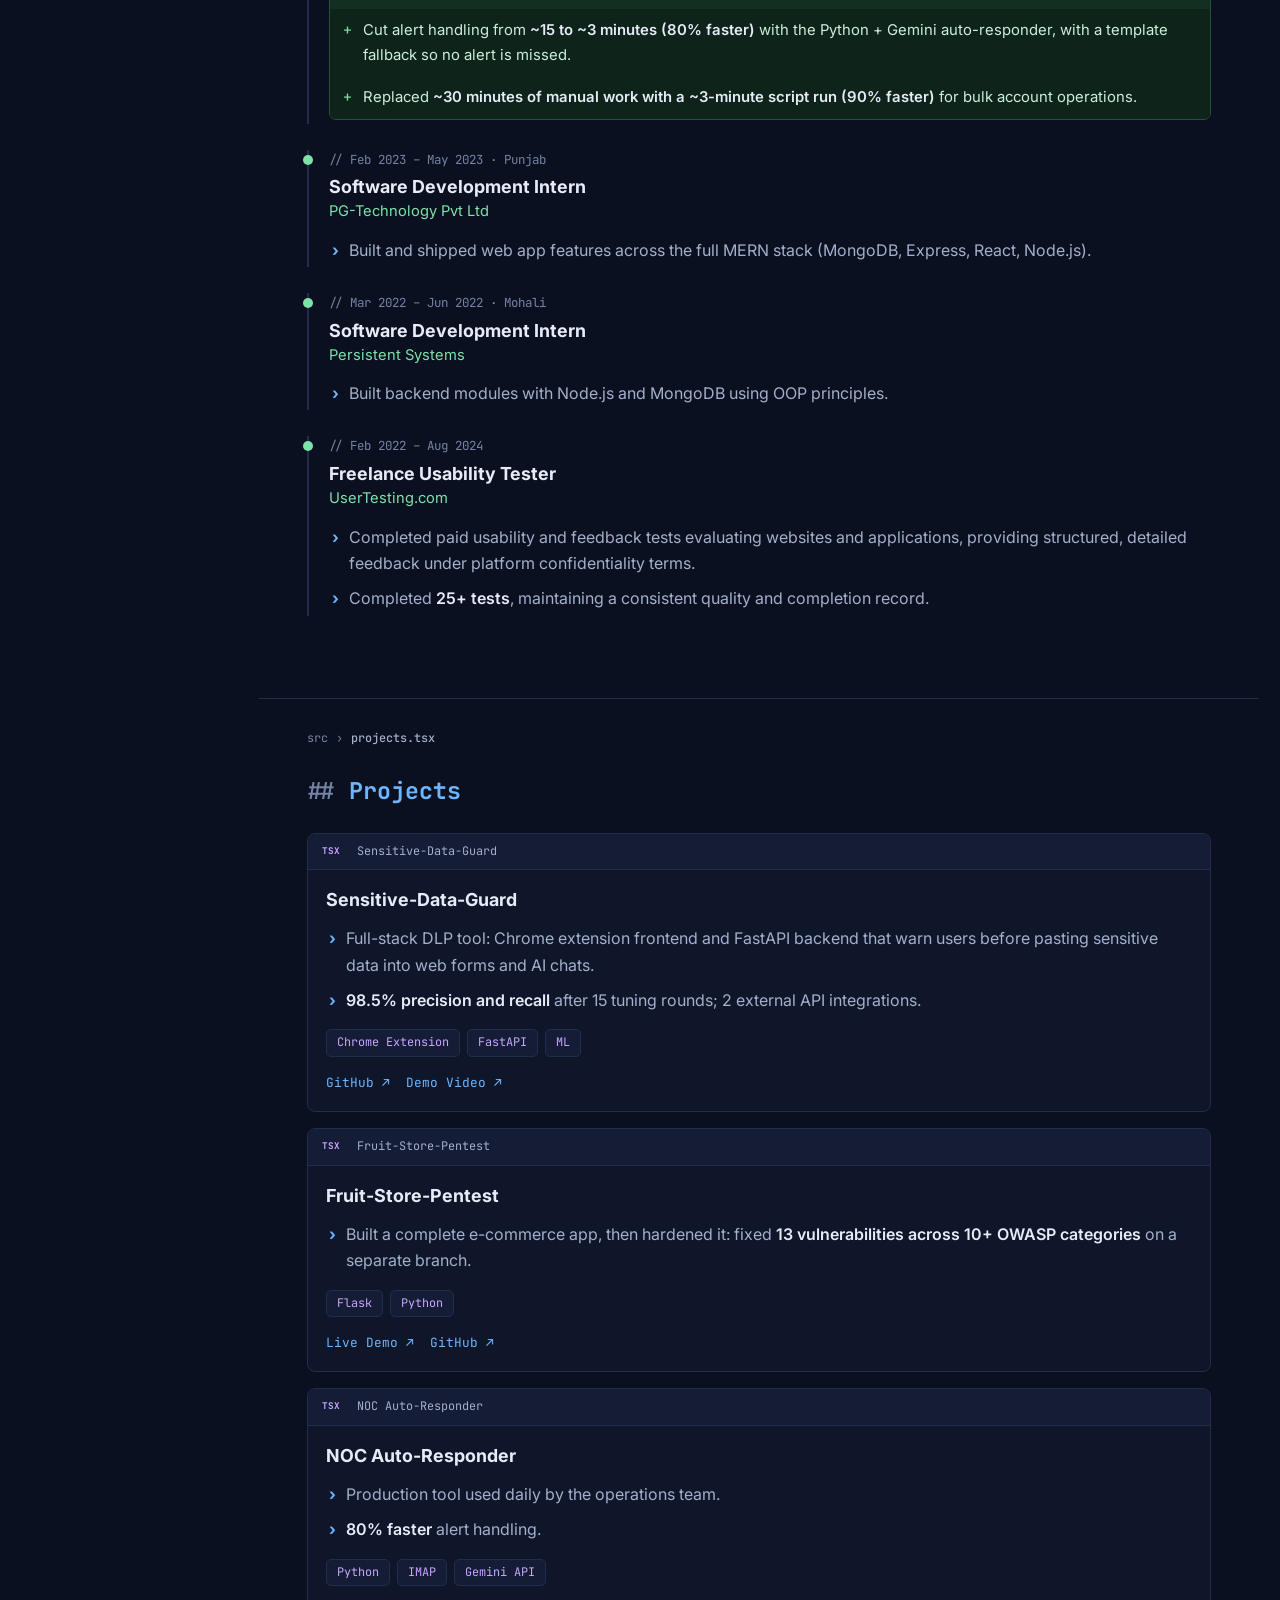
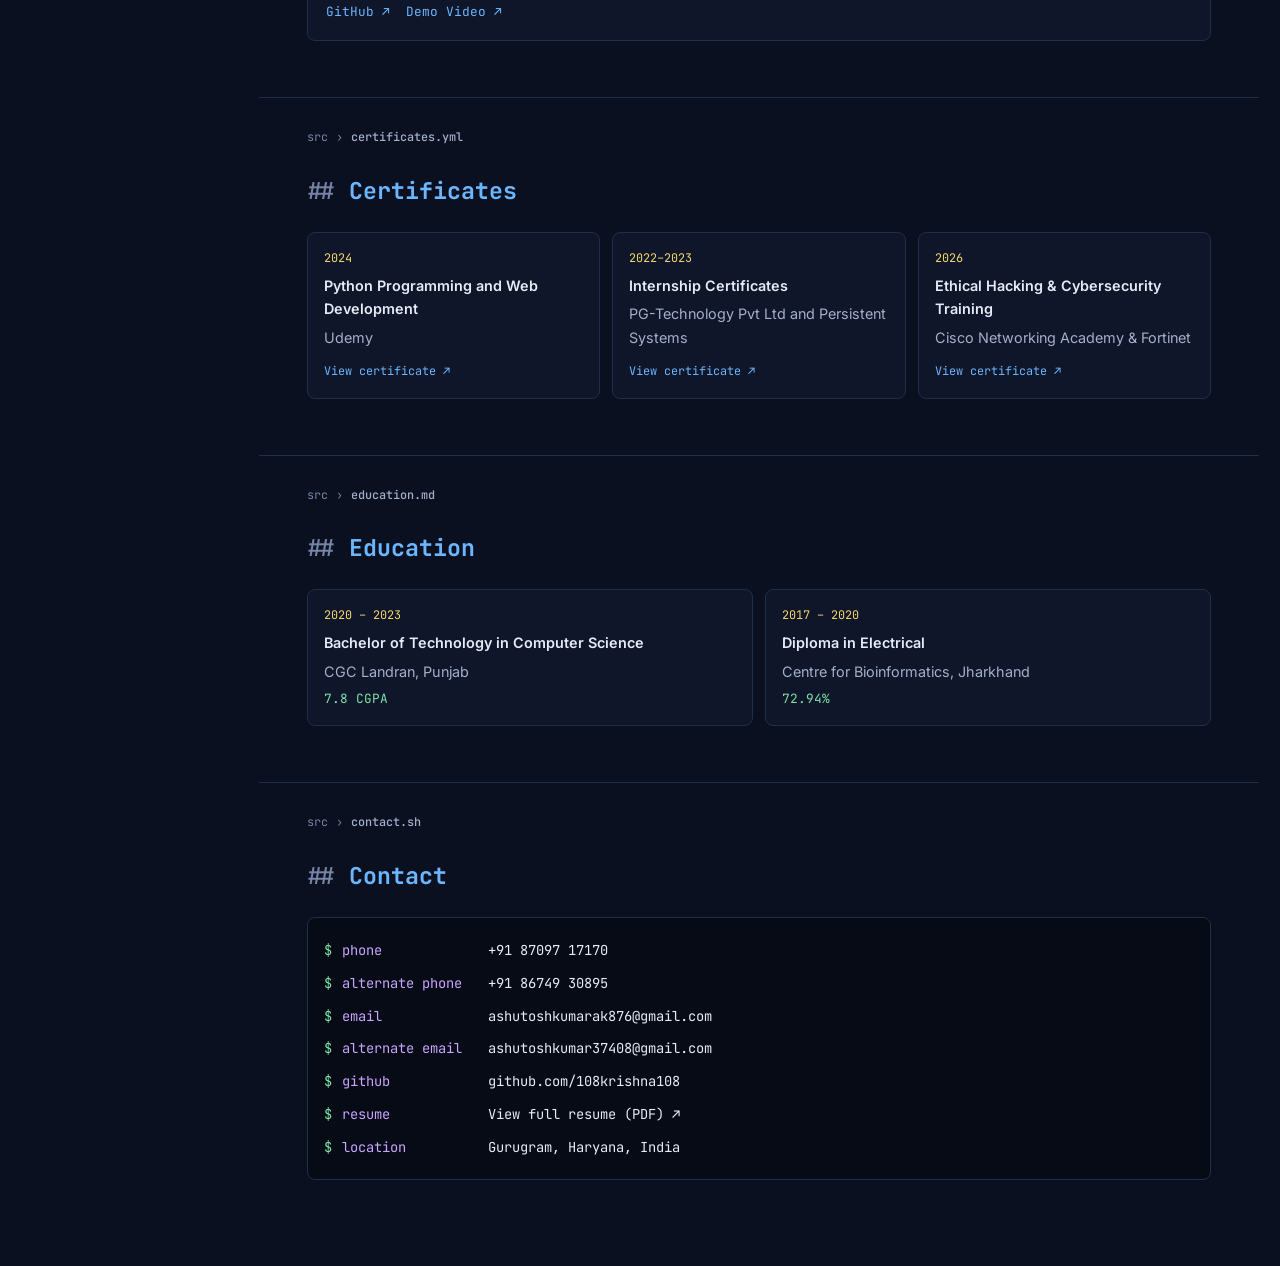
<file: software-engineer/index.html>
<!doctype html>
<html lang="en">
<head>
<meta charset="UTF-8">
<meta name="viewport" content="width=device-width, initial-scale=1.0">
<meta name="robots" content="noindex">
<title>Ashutosh Kumar — Software Developer</title>
<meta name="description" content="Ashutosh Kumar, Software Developer. I build internal tools and automation in Python and PowerShell, and ship web features across the MERN stack.">
<script>document.documentElement.className='js'</script>
<link rel="preconnect" href="https://fonts.googleapis.com">
<link rel="preconnect" href="https://fonts.gstatic.com" crossorigin>
<link rel="stylesheet" href="https://fonts.googleapis.com/css2?family=Inter:wght@400;500;600;700&family=JetBrains+Mono:wght@400;500;700&display=swap">
<style>
*{box-sizing:border-box;}
html{scroll-behavior:smooth;scroll-padding-top:84px;-webkit-text-size-adjust:100%;}
body{margin:0;overflow-x:hidden;}
@supports (overflow:clip){html,body{overflow-x:clip;}}
a{color:inherit;text-decoration:none;}
p,h1,h2,h3,h4,ul,ol,figure{margin:0;}
ul,ol{padding:0;}
img{display:block;max-width:100%;}
a:focus-visible,summary:focus-visible{outline:2px solid currentColor;outline-offset:3px;border-radius:3px;}
#ambient{position:fixed;inset:0;z-index:-1;width:100%;height:100%;pointer-events:none;}

/* scroll-in, matching the Cyber Security portfolio */
.js .reveal{opacity:0;}
.js .reveal.is-visible{opacity:1;animation:revealLeft 1.6s cubic-bezier(.16,.6,.2,1) backwards;}
.js .reveal.right.is-visible{animation-name:revealRight;}
.js .reveal.up.is-visible{animation-name:revealUp;}
@keyframes revealLeft{from{opacity:0;transform:translateX(-140px);}}
@keyframes revealRight{from{opacity:0;transform:translateX(140px);}}
@keyframes revealUp{from{opacity:0;transform:translateY(60px);}}
.tilt{transform-style:preserve-3d;}

/* floating skill badges */
.chips,.tags,td{perspective:800px;}
.chip{display:inline-block;animation:wobble3d 7s ease-in-out infinite;}
.chip:nth-child(2n){animation-delay:.3s;animation-duration:6.5s;}
.chip:nth-child(3n){animation-delay:.6s;animation-duration:8s;}
.chip:nth-child(4n){animation-delay:.15s;animation-duration:7.4s;}
.chip:nth-child(5n){animation-delay:.45s;animation-duration:6.8s;}
@keyframes wobble3d{0%,100%{transform:translateY(0) rotateY(-10deg);}50%{transform:translateY(-4px) rotateY(10deg);}}

/* timeline pulse on each job */
.job{position:relative;}
.job::before{content:'';position:absolute;left:-6px;top:30px;width:10px;height:10px;border-radius:50%;color:var(--ping,#888);background:currentColor;animation:jobPing 2.4s ease-out infinite;}
@keyframes jobPing{0%{box-shadow:0 0 0 0 currentColor;}70%,100%{box-shadow:0 0 0 9px transparent;}}

/* glitching name and glowing photo, matching the Cyber Security hero */
.glitch{position:relative;}
.glitch::before,.glitch::after{content:attr(data-text);position:absolute;left:0;top:0;width:100%;height:100%;pointer-events:none;background:none;clip-path:inset(0 0 100% 0);}
.glitch::before{left:3px;color:var(--g1,#f472b6);-webkit-text-fill-color:var(--g1,#f472b6);animation:glitchTop 4.5s infinite linear alternate-reverse;}
.glitch::after{left:-3px;color:var(--g2,#67e8f9);-webkit-text-fill-color:var(--g2,#67e8f9);animation:glitchBot 4.5s infinite linear alternate-reverse;}
@keyframes glitchTop{0%,92%,100%{clip-path:inset(0 0 100% 0);}93%{clip-path:inset(10% 0 60% 0);}95%{clip-path:inset(40% 0 20% 0);}97%{clip-path:inset(70% 0 5% 0);}}
@keyframes glitchBot{0%,90%,100%{clip-path:inset(100% 0 0 0);}91%{clip-path:inset(60% 0 15% 0);}94%{clip-path:inset(20% 0 55% 0);}98%{clip-path:inset(5% 0 80% 0);}}
.avatar{animation:avatarGlow 3.2s ease-in-out infinite;}
.js .avatar.reveal.right.is-visible{animation:revealRight 1.6s cubic-bezier(.16,.6,.2,1) backwards,avatarGlow 3.2s ease-in-out infinite;}
@keyframes avatarGlow{0%,100%{box-shadow:0 14px 34px -16px var(--ping,#888);}50%{box-shadow:0 18px 52px -8px var(--ping,#888);}}

/* typewriter cursor on the intro line */
.type-cursor{display:inline-block;width:.5em;height:1em;margin-left:2px;vertical-align:-.12em;background:var(--ping,currentColor);animation:typeBlink 1s step-end infinite;}
@keyframes typeBlink{50%{opacity:0;}}

@media (prefers-reduced-motion:reduce){
  html{scroll-behavior:auto;}
  *,*::before,*::after{animation-duration:.001ms !important;animation-iteration-count:1 !important;transition-duration:.001ms !important;}
}
:root{
  --bg:#0b1020;--panel:#0f1629;--panel-2:#141d35;--line:#222d4a;--ink:#e6ebf7;--dim:#a3afcb;--faint:#7583a5;
  --blue:#6cb6ff;--purple:#c9a5ff;--green:#7ee2a8;--orange:#ffb37c;--yellow:#f5d76e;
  --mono:'JetBrains Mono',ui-monospace,Consolas,monospace;--sans:'Inter',ui-sans-serif,system-ui,sans-serif;
  --ping:#7ee2a8;--g1:#c9a5ff;--g2:#6cb6ff;
}
body{background:var(--bg);color:var(--ink);font-family:var(--sans);font-size:16px;line-height:1.65;}
::selection{background:#2f5fa8;color:#fff;}
.ide{min-height:100vh;display:flex;flex-direction:column;padding-bottom:30px;}
.titlebar{position:sticky;top:0;z-index:30;height:44px;display:flex;align-items:center;gap:16px;padding-inline:16px;background:#080c19;border-bottom:1px solid var(--line);font-family:var(--mono);font-size:.76rem;color:var(--dim);}
.dots{display:flex;gap:7px;}
.dots i{width:11px;height:11px;border-radius:50%;background:#ff7b72;}
.dots i:nth-child(2){background:var(--yellow);}
.dots i:nth-child(3){background:var(--green);}
.tb-name{flex:1;text-align:center;white-space:nowrap;overflow:hidden;text-overflow:ellipsis;}
.tb-status{display:flex;align-items:center;gap:7px;color:var(--green);white-space:nowrap;}
.tb-status i{width:7px;height:7px;border-radius:50%;background:var(--green);animation:pulse 2s infinite;}
@keyframes pulse{50%{opacity:.35;}}
.tb-resume{flex:none;padding:4px 11px;border-radius:5px;background:var(--blue);color:#07101f;font-weight:700;}
.tb-resume:hover{background:#fff;}
.workspace{flex:1;display:grid;grid-template-columns:238px minmax(0,1fr);}
.explorer{position:sticky;top:44px;z-index:25;align-self:start;height:calc(100vh - 74px);overflow:auto;padding:16px 10px;background:var(--panel);border-right:1px solid var(--line);font-family:var(--mono);font-size:.8rem;}
.ex-title{padding-inline:8px;font-size:.68rem;letter-spacing:.14em;text-transform:uppercase;color:var(--faint);}
.ex-root{padding:10px 8px 8px;color:var(--ink);font-weight:700;}
.explorer a{display:flex;align-items:center;gap:9px;padding:6px 8px;border-radius:5px;color:var(--dim);border-left:2px solid transparent;}
.explorer a:hover{background:var(--panel-2);color:var(--ink);}
.explorer a.active{background:#1b2a4d;color:#fff;border-left-color:var(--blue);}
.ficon{min-width:28px;font-size:.58rem;font-weight:700;text-transform:uppercase;color:var(--blue);}
.f-json,.f-yml{color:var(--yellow);}
.f-sh{color:var(--green);}
.f-tsx{color:var(--purple);}
.f-md{color:var(--orange);}
.editor{min-width:0;}
.doc{max-width:1000px;margin-inline:auto;padding:30px clamp(16px,4vw,48px) 56px;border-bottom:1px solid var(--line);}
.doc:last-child{border-bottom:0;}
.file-head{display:flex;gap:8px;margin-bottom:24px;font-family:var(--mono);font-size:.74rem;color:var(--faint);}
.file-head b{color:var(--dim);font-weight:500;}
h1{font-size:clamp(2.5rem,6vw,4.2rem);line-height:1.05;letter-spacing:-.035em;font-weight:700;}
h2{font-family:var(--mono);font-size:1.45rem;margin-bottom:22px;color:var(--blue);}
h2::before{content:'## ';color:var(--faint);}
h3{font-size:1.12rem;line-height:1.35;}
.comment{font-family:var(--mono);font-size:.78rem;color:var(--faint);}
.hero-grid{display:flex;align-items:center;justify-content:space-between;gap:40px;}
.hero-grid>div{min-width:0;}
.hero .comment{margin-bottom:12px;}
.role{margin-top:12px;font-family:var(--mono);font-size:clamp(1rem,2.4vw,1.25rem);color:var(--green);}
.caret{display:inline-block;width:9px;height:1.1em;margin-left:6px;vertical-align:-.2em;background:var(--green);animation:pulse 1.1s steps(2) infinite;}
.intro{max-width:58ch;margin-top:18px;color:var(--dim);font-size:1.06rem;}
.avatar{flex:none;width:clamp(170px,22vw,240px);aspect-ratio:1;height:auto;object-fit:cover;object-position:top;border-radius:12px;border:1px solid var(--line);box-shadow:10px 10px 0 #17233f;}
.chips{display:flex;flex-wrap:wrap;gap:7px;margin-top:16px;}
.chip{padding:3px 10px;border:1px solid var(--line);border-radius:5px;background:var(--panel-2);font-family:var(--mono);font-size:.74rem;color:var(--purple);}
.actions{display:flex;flex-wrap:wrap;gap:10px;margin-top:24px;}
.btn{padding:9px 17px;border:1px solid var(--line);border-radius:6px;background:var(--panel-2);font-family:var(--mono);font-size:.8rem;font-weight:500;transition:border-color .2s,transform .2s;}
.btn:hover{border-color:var(--blue);transform:translateY(-2px);}
.btn.primary{background:var(--blue);border-color:var(--blue);color:#07101f;font-weight:700;}
.metrics{display:grid;grid-template-columns:repeat(4,minmax(0,1fr));gap:12px;margin-top:36px;}
.metric{padding:16px;border:1px solid var(--line);border-radius:8px;background:var(--panel);}
.metric strong{display:block;font-family:var(--mono);font-size:1.7rem;line-height:1.2;color:var(--yellow);}
.metric span{font-size:.82rem;color:var(--dim);}
.code{padding:18px 16px;border:1px solid var(--line);border-radius:8px;background:var(--panel);font-family:var(--mono);font-size:.84rem;line-height:1.85;counter-reset:ln;}
.l{position:relative;padding-left:42px;counter-increment:ln;overflow-wrap:anywhere;}
.l::before{content:counter(ln);position:absolute;left:0;width:24px;text-align:right;color:#55638a;}
.l.i1{padding-left:64px;text-indent:-0px;}
.k{color:var(--blue);}.s{color:var(--orange);}.p{color:var(--faint);}
.job{margin-bottom:26px;padding:0 0 4px 20px;border-left:2px solid var(--line);}
.job::before{top:5px;}
.job h3{margin-top:5px;}
.co{color:var(--green);font-size:.92rem;}
.job ul,.proj ul{list-style:none;display:grid;gap:9px;margin-top:13px;color:var(--dim);}
.job li,.proj li{position:relative;padding-left:20px;}
.job li::before,.proj li::before{content:'›';position:absolute;left:3px;color:var(--blue);font-weight:700;}
strong{color:var(--ink);font-weight:600;}
.diff{margin-top:18px;border:1px solid #235238;border-radius:7px;overflow:hidden;font-size:.93rem;}
.diff-head{padding:7px 13px;background:#123021;font-family:var(--mono);font-size:.74rem;color:var(--green);}
.add{display:flex;gap:11px;padding:9px 13px;background:#0e241a;color:#cdeedb;}
.add span{font-family:var(--mono);color:var(--green);}
.proj-grid{display:grid;gap:16px;}
.proj{border:1px solid var(--line);border-radius:8px;background:var(--panel);overflow:hidden;transition:border-color .2s;}
.proj:hover{border-color:#3f5a92;}
.proj-tab{display:flex;align-items:center;gap:7px;padding:8px 14px;background:var(--panel-2);border-bottom:1px solid var(--line);font-family:var(--mono);font-size:.74rem;color:var(--dim);}
.proj-body{padding:18px;}
.plinks{display:flex;flex-wrap:wrap;gap:16px;margin-top:15px;}
.plink{font-family:var(--mono);font-size:.8rem;color:var(--blue);}
.plink:hover{text-decoration:underline;}
.cards{display:grid;grid-template-columns:repeat(3,minmax(0,1fr));gap:12px;}
.cards.two{grid-template-columns:repeat(2,minmax(0,1fr));}
.cert,.edu{display:flex;flex-direction:column;gap:5px;padding:16px;border:1px solid var(--line);border-radius:8px;background:var(--panel);font-size:.9rem;color:var(--dim);}
.cert:hover{border-color:var(--blue);}
.cert-year,.edu-years{font-family:var(--mono);font-size:.74rem;color:var(--yellow);}
.cert-open{margin-top:auto;padding-top:7px;font-family:var(--mono);font-size:.74rem;color:var(--blue);}
.edu-score{font-family:var(--mono);font-size:.8rem;color:var(--green);}
.shell{padding:16px;border:1px solid var(--line);border-radius:8px;background:#070b16;font-family:var(--mono);font-size:.86rem;}
.sh{display:flex;flex-wrap:wrap;gap:4px 10px;padding-block:5px;overflow-wrap:anywhere;}
.prompt{color:var(--green);}
.cmd{min-width:136px;color:var(--purple);}
.sh a{color:var(--ink);}
.sh a:hover{color:var(--blue);text-decoration:underline;}
.statusbar{position:fixed;left:0;right:0;bottom:0;z-index:30;height:30px;display:flex;align-items:center;gap:18px;padding-inline:14px;background:#1f6feb;color:#fff;font-family:var(--mono);font-size:.72rem;}
.sb-right{margin-left:auto;white-space:nowrap;}
@media (max-width:1180px){
  .workspace{grid-template-columns:200px minmax(0,1fr);}
  .metrics{grid-template-columns:repeat(2,minmax(0,1fr));}
  .cards{grid-template-columns:repeat(2,minmax(0,1fr));}
}
@media (max-width:820px){
  html{scroll-padding-top:104px;}
  .workspace{display:block;}
  .explorer{top:44px;z-index:25;height:auto;display:flex;gap:4px;overflow-x:auto;padding:7px 8px;border-right:0;border-bottom:1px solid var(--line);}
  .ex-title,.ex-root,.ficon{display:none;}
  .explorer a{flex:none;padding:5px 9px;border-left:0;border-bottom:2px solid transparent;}
  .explorer a.active{border-bottom-color:var(--blue);}
  .metrics{grid-template-columns:repeat(2,minmax(0,1fr));}
  .cards,.cards.two{grid-template-columns:minmax(0,1fr);}
}
@media (max-width:620px){
  .hero-grid{flex-direction:column-reverse;align-items:flex-start;gap:22px;}
  .tb-name{display:none;}
  .titlebar{justify-content:space-between;}
  .l{padding-left:30px;}
  .l.i1{padding-left:40px;}
  .l::before{width:18px;}
  .sb-right{display:none;}
}
@media (max-width:380px){
  .tb-status{font-size:0;gap:0;}
}
</style>
</head>
<body>
<canvas id="ambient" aria-hidden="true"></canvas>

<div class="ide">
  <header class="titlebar">
    <span class="dots" aria-hidden="true"><i></i><i></i><i></i></span>
    <span class="tb-name">ashutosh-kumar — portfolio</span>
    <span class="tb-status"><i aria-hidden="true"></i>Available Immediately</span>
    <a class="tb-resume" href="https://drive.google.com/file/d/1VM3jC-5hCnotvx4LQeI6H-x9V5M13XTq/view?usp=sharing" target="_blank" rel="noopener noreferrer">Resume</a>
  </header>
  <div class="workspace">
    <nav class="explorer" aria-label="Sections">
      <p class="ex-title">Explorer</p>
      <p class="ex-root">portfolio / src</p>
      <a href="#readme" data-spy data-file="README.md"><span class="ficon f-md">md</span>README.md</a><a href="#skills" data-spy data-file="skills.json"><span class="ficon f-json">json</span>skills.json</a><a href="#experience" data-spy data-file="experience.ts"><span class="ficon f-ts">ts</span>experience.ts</a><a href="#projects" data-spy data-file="projects.tsx"><span class="ficon f-tsx">tsx</span>projects.tsx</a><a href="#certificates" data-spy data-file="certificates.yml"><span class="ficon f-yml">yml</span>certificates.yml</a><a href="#education" data-spy data-file="education.md"><span class="ficon f-md">md</span>education.md</a><a href="#contact" data-spy data-file="contact.sh"><span class="ficon f-sh">sh</span>contact.sh</a>
    </nav>
    <main class="editor">
      <section id="readme" class="doc hero">
        <div class="file-head"><span>src</span><span class="sep">›</span><b>README.md</b></div>
        <div class="hero-grid">
          <div>
            <p class="comment"># Gurugram, Haryana, India</p>
            <h1>Ashutosh Kumar</h1>
            <p class="role">Software Developer<span class="caret" aria-hidden="true"></span></p>
            <div class="chips"><span class="chip">Python</span><span class="chip">Node.js</span><span class="chip">React</span><span class="chip">FastAPI</span><span class="chip">Automation</span></div>
            <p class="intro">I build internal tools and automation in Python and PowerShell, and ship web features across the MERN stack.</p>
            <div class="actions"><a class="btn primary" href="https://drive.google.com/file/d/1VM3jC-5hCnotvx4LQeI6H-x9V5M13XTq/view?usp=sharing" target="_blank" rel="noopener noreferrer">View Resume</a><a class="btn" href="#projects">Open projects</a><a class="btn" href="#contact">Contact</a></div>
          </div>
          <img class="avatar" src="../photo.png" alt="Portrait of Ashutosh Kumar" width="240" height="240">
        </div>
        <div class="metrics"><div class="metric reveal"><strong>80%</strong><span>faster alert handling</span></div><div class="metric reveal"><strong>90%</strong><span>faster bulk account operations</span></div><div class="metric reveal"><strong>4</strong><span>enterprise platforms integrated</span></div><div class="metric reveal"><strong>~700</strong><span>tickets a month supported</span></div></div>
      </section>
      <section id="skills" class="doc"><div class="file-head"><span>src</span><span class="sep">›</span><b>skills.json</b></div><h2>Skills</h2><div class="code reveal"><div class="l">{</div><div class="l i1"><span class="k">"Backend"</span><span class="p">: [</span><span class="s">"Python"</span><span class="p">, </span><span class="s">"FastAPI"</span><span class="p">, </span><span class="s">"Flask"</span><span class="p">, </span><span class="s">"Node.js"</span><span class="p">, </span><span class="s">"Express"</span><span class="p">, </span><span class="s">"REST APIs"</span><span class="p">, </span><span class="s">"IMAP integrations"</span><span class="p">],</span></div><div class="l i1"><span class="k">"Frontend"</span><span class="p">: [</span><span class="s">"React"</span><span class="p">, </span><span class="s">"JavaScript"</span><span class="p">, </span><span class="s">"HTML"</span><span class="p">, </span><span class="s">"CSS"</span><span class="p">, </span><span class="s">"Chrome Extensions (Manifest V3)"</span><span class="p">],</span></div><div class="l i1"><span class="k">"Databases"</span><span class="p">: [</span><span class="s">"MongoDB"</span><span class="p">, </span><span class="s">"SQL"</span><span class="p">],</span></div><div class="l i1"><span class="k">"Automation &amp; Scripting"</span><span class="p">: [</span><span class="s">"PowerShell"</span><span class="p">, </span><span class="s">"Python scripting"</span><span class="p">, </span><span class="s">"LLM APIs (Gemini)"</span><span class="p">],</span></div><div class="l i1"><span class="k">"Tools"</span><span class="p">: [</span><span class="s">"Git"</span><span class="p">, </span><span class="s">"GitHub"</span><span class="p">, </span><span class="s">"ServiceNow"</span><span class="p">, </span><span class="s">"Postman"</span><span class="p">],</span></div><div class="l i1"><span class="k">"Secure Development"</span><span class="p">: [</span><span class="s">"OWASP Top 10"</span><span class="p">, </span><span class="s">"secure code review"</span><span class="p">, </span><span class="s">"CWE"</span><span class="p">]</span></div><div class="l">}</div></div></section>
      <section id="experience" class="doc"><div class="file-head"><span>src</span><span class="sep">›</span><b>experience.ts</b></div><h2>Experience</h2><article class="job reveal"><p class="comment">// Aug 2024 – Oct 2026 · Gurugram</p><h3>Software Developer – Automation &amp; Internal Tools</h3><p class="co">Tietoevry India Pvt Ltd</p><ul><li>Built and maintained internal automation tools in Python and PowerShell for a 24x7 operations team handling <strong>30–40 tickets a day (~700 a month)</strong>.</li><li>Developed a Python service that reads alerts over IMAP, enriches them from <strong>3 data sources</strong> (site directory, manager lookup, live weather API) and drafts notifications through the Gemini API.</li><li>Integrated scripts with <strong>4 enterprise platforms</strong> (ServiceNow, CrowdStrike, Google SecOps, Entra ID) to pull data and push actions without manual steps.</li><li>Wrote bulk-operation scripts in PowerShell for account management, with logging and error handling for every run.</li><li>Performed secure code review and supported VAPT on live web applications, applying OWASP Top 10 fixes.</li></ul><div class="diff"><div class="diff-head">Key achievements</div><div class="add"><span aria-hidden="true">+</span><p>Cut alert handling from <strong>~15 to ~3 minutes (80% faster)</strong> with the Python + Gemini auto-responder, with a template fallback so no alert is missed.</p></div><div class="add"><span aria-hidden="true">+</span><p>Replaced <strong>~30 minutes of manual work with a ~3-minute script run (90% faster)</strong> for bulk account operations.</p></div></div></article><article class="job reveal"><p class="comment">// Feb 2023 – May 2023 · Punjab</p><h3>Software Development Intern</h3><p class="co">PG-Technology Pvt Ltd</p><ul><li>Built and shipped web app features across the full MERN stack (MongoDB, Express, React, Node.js).</li></ul></article><article class="job reveal"><p class="comment">// Mar 2022 – Jun 2022 · Mohali</p><h3>Software Development Intern</h3><p class="co">Persistent Systems</p><ul><li>Built backend modules with Node.js and MongoDB using OOP principles.</li></ul></article><article class="job reveal"><p class="comment">// Feb 2022 – Aug 2024</p><h3>Freelance Usability Tester</h3><p class="co">UserTesting.com</p><ul><li>Completed paid usability and feedback tests evaluating websites and applications, providing structured, detailed feedback under platform confidentiality terms.</li><li>Completed <strong>25+ tests</strong>, maintaining a consistent quality and completion record.</li></ul></article></section>
      <section id="projects" class="doc"><div class="file-head"><span>src</span><span class="sep">›</span><b>projects.tsx</b></div><h2>Projects</h2><div class="proj-grid"><article class="proj reveal"><div class="proj-tab"><span class="ficon f-tsx">tsx</span>Sensitive-Data-Guard</div><div class="proj-body"><h3>Sensitive-Data-Guard</h3><ul><li>Full-stack DLP tool: Chrome extension frontend and FastAPI backend that warn users before pasting sensitive data into web forms and AI chats.</li><li><strong>98.5% precision and recall</strong> after 15 tuning rounds; 2 external API integrations.</li></ul><div class="chips"><span class="chip">Chrome Extension</span><span class="chip">FastAPI</span><span class="chip">ML</span></div><div class="plinks"><a class="plink" href="https://github.com/108krishna108/Sensitive-Data-Guard" target="_blank" rel="noopener noreferrer">GitHub <span aria-hidden="true">↗</span></a><a class="plink" href="https://www.loom.com/share/98ffaa30d86a4ac590763d7433752512" target="_blank" rel="noopener noreferrer">Demo Video <span aria-hidden="true">↗</span></a></div></div></article><article class="proj reveal"><div class="proj-tab"><span class="ficon f-tsx">tsx</span>Fruit-Store-Pentest</div><div class="proj-body"><h3>Fruit-Store-Pentest</h3><ul><li>Built a complete e-commerce app, then hardened it: fixed <strong>13 vulnerabilities across 10+ OWASP categories</strong> on a separate branch.</li></ul><div class="chips"><span class="chip">Flask</span><span class="chip">Python</span></div><div class="plinks"><a class="plink" href="https://fruit-store-pentest.onrender.com/" target="_blank" rel="noopener noreferrer">Live Demo <span aria-hidden="true">↗</span></a><a class="plink" href="https://github.com/108krishna108/fruit-store-pentest" target="_blank" rel="noopener noreferrer">GitHub <span aria-hidden="true">↗</span></a></div></div></article><article class="proj reveal"><div class="proj-tab"><span class="ficon f-tsx">tsx</span>NOC Auto-Responder</div><div class="proj-body"><h3>NOC Auto-Responder</h3><ul><li>Production tool used daily by the operations team.</li><li><strong>80% faster</strong> alert handling.</li></ul><div class="chips"><span class="chip">Python</span><span class="chip">IMAP</span><span class="chip">Gemini API</span></div><div class="plinks"><a class="plink" href="https://github.com/108krishna108/Noc__auto__responder108" target="_blank" rel="noopener noreferrer">GitHub <span aria-hidden="true">↗</span></a><a class="plink" href="https://drive.google.com/file/d/1o7Acmb9kYt1wf3YQ3qT6laahlsnbMGVQ/view?usp=drive_link" target="_blank" rel="noopener noreferrer">Demo Video <span aria-hidden="true">↗</span></a></div></div></article></div></section>
      <section id="certificates" class="doc"><div class="file-head"><span>src</span><span class="sep">›</span><b>certificates.yml</b></div><h2>Certificates</h2><div class="cards"><a class="cert reveal" href="https://drive.google.com/drive/folders/17gWDw0-nOkX5b3Zy6BZHr-tLGWZZBBZR?usp=drive_link" target="_blank" rel="noopener noreferrer"><span class="cert-year">2024</span><strong>Python Programming and Web Development</strong><span class="cert-issuer">Udemy</span><span class="cert-open">View certificate ↗</span></a><a class="cert reveal" href="https://drive.google.com/drive/folders/1X7R6Z8djDzRFwH_glODkxabgyO7KA3sj?usp=drive_link" target="_blank" rel="noopener noreferrer"><span class="cert-year">2022–2023</span><strong>Internship Certificates</strong><span class="cert-issuer">PG-Technology Pvt Ltd and Persistent Systems</span><span class="cert-open">View certificate ↗</span></a><a class="cert reveal" href="https://drive.google.com/drive/folders/1lPvsDt-7lBXQo9Z0tTZPq7gN1NkgjozB?usp=drive_link" target="_blank" rel="noopener noreferrer"><span class="cert-year">2026</span><strong>Ethical Hacking &amp; Cybersecurity Training</strong><span class="cert-issuer">Cisco Networking Academy &amp; Fortinet</span><span class="cert-open">View certificate ↗</span></a></div></section>
      <section id="education" class="doc"><div class="file-head"><span>src</span><span class="sep">›</span><b>education.md</b></div><h2>Education</h2><div class="cards two"><div class="edu reveal"><span class="edu-years">2020 – 2023</span><strong>Bachelor of Technology in Computer Science</strong><span>CGC Landran, Punjab</span><span class="edu-score">7.8 CGPA</span></div><div class="edu reveal"><span class="edu-years">2017 – 2020</span><strong>Diploma in Electrical</strong><span>Centre for Bioinformatics, Jharkhand</span><span class="edu-score">72.94%</span></div></div></section>
      <section id="contact" class="doc"><div class="file-head"><span>src</span><span class="sep">›</span><b>contact.sh</b></div><h2>Contact</h2><div class="shell reveal"><div class="sh"><span class="prompt">$</span><span class="cmd">phone</span><a href="tel:+918709717170">+91 87097 17170</a></div><div class="sh"><span class="prompt">$</span><span class="cmd">alternate phone</span><a href="tel:+918674930895">+91 86749 30895</a></div><div class="sh"><span class="prompt">$</span><span class="cmd">email</span><a href="mailto:ashutoshkumarak876@gmail.com">ashutoshkumarak876@gmail.com</a></div><div class="sh"><span class="prompt">$</span><span class="cmd">alternate email</span><a href="mailto:ashutoshkumar37408@gmail.com">ashutoshkumar37408@gmail.com</a></div><div class="sh"><span class="prompt">$</span><span class="cmd">github</span><a href="https://github.com/108krishna108" target="_blank" rel="noopener noreferrer">github.com/108krishna108</a></div><div class="sh"><span class="prompt">$</span><span class="cmd">resume</span><a href="https://drive.google.com/file/d/1VM3jC-5hCnotvx4LQeI6H-x9V5M13XTq/view?usp=sharing" target="_blank" rel="noopener noreferrer">View full resume (PDF) ↗</a></div><div class="sh"><span class="prompt">$</span><span class="cmd">location</span><span>Gurugram, Haryana, India</span></div></div></section>
    </main>
  </div>
  <footer class="statusbar"><span>⎇ main</span><span id="current-file">README.md</span><span class="sb-right">© 2026 Ashutosh Kumar</span></footer>
</div>
<script>
(function(){
  var reduce = window.matchMedia('(prefers-reduced-motion: reduce)').matches;

  var heading = document.querySelector('h1');
  if (heading){
    heading.classList.add('glitch');
    heading.setAttribute('data-text', heading.textContent);
  }

  // scroll-in directions, matching the Cyber Security portfolio
  function mark(selector, direction){
    document.querySelectorAll(selector).forEach(function(el){
      el.classList.add('reveal');
      el.classList.remove('right', 'up');
      if (direction) el.classList.add(direction);
    });
  }
  mark('.hero-grid>div:first-child,.masthead>div:first-child,.hero>div:first-child');
  mark('.avatar,.terminal', 'right');
  mark('h2,.job,.code,.editor .shell,.model,.panel,.contact-list', 'up');
  document.querySelectorAll('.metric,.proj,.cert,.edu,.skill,.suite,.step').forEach(function(el){
    var index = Array.prototype.indexOf.call(el.parentNode.children, el);
    el.classList.add('reveal');
    el.classList.remove('right', 'up');
    if (index % 2) el.classList.add('right');
  });

  var reveals = document.querySelectorAll('.reveal');
  if (reduce || !('IntersectionObserver' in window)){
    reveals.forEach(function(el){ el.classList.add('is-visible'); });
  } else {
    var seen = new IntersectionObserver(function(entries){
      entries.forEach(function(entry){
        if (entry.isIntersecting){ entry.target.classList.add('is-visible'); seen.unobserve(entry.target); }
      });
    }, { threshold:.08, rootMargin:'0px 0px -5% 0px' });
    reveals.forEach(function(el){ seen.observe(el); });
  }

  // hover-tilt
  if (!reduce && window.matchMedia('(hover:hover)').matches){
    document.querySelectorAll('.avatar,.metric,.job,.proj,.cert,.edu,.skill,.suite,.step,.panel,.code,.editor .shell,.model,.terminal').forEach(function(el){
      el.classList.add('tilt');
      el.addEventListener('pointermove', function(e){
        if (!el.classList.contains('is-visible')) return;
        el.style.transition = 'none';
        var r = el.getBoundingClientRect();
        var px = (e.clientX - r.left) / r.width - 0.5;
        var py = (e.clientY - r.top) / r.height - 0.5;
        var strength = r.width > 640 ? 3 : 9;
        el.style.transform = 'perspective(900px) rotateX(' + (-py * strength).toFixed(2) + 'deg) rotateY(' + (px * strength).toFixed(2) + 'deg)';
      });
      el.addEventListener('pointerleave', function(){
        el.style.transition = 'transform .3s ease';
        el.style.transform = '';
      });
    });
  }

  // typewriter
  var intro = document.querySelector('.intro');
  if (intro && !reduce){
    var text = intro.textContent, at = 0;
    var cursor = document.createElement('span');
    cursor.className = 'type-cursor';
    cursor.setAttribute('aria-hidden', 'true');
    intro.style.minHeight = intro.offsetHeight + 'px';
    intro.setAttribute('aria-label', text);
    (function type(){
      intro.textContent = text.slice(0, at);
      intro.appendChild(cursor);
      if (at++ < text.length) setTimeout(type, 24);
    })();
  }

  // ambient background canvas, used by each theme
  window.startAmbient = function(draw, fps){
    var canvas = document.getElementById('ambient');
    if (!canvas) return;
    var ctx = canvas.getContext('2d'), width, height, last = 0;
    function size(){
      var ratio = Math.min(window.devicePixelRatio || 1, 2);
      width = window.innerWidth;
      height = window.innerHeight;
      canvas.width = width * ratio;
      canvas.height = height * ratio;
      ctx.setTransform(ratio, 0, 0, ratio, 0, 0);
      if (reduce) draw(ctx, width, height, 0);
    }
    size();
    window.addEventListener('resize', size);
    if (reduce) return;
    (function loop(time){
      requestAnimationFrame(loop);
      if (document.hidden || time - last < 1000 / fps) return;
      last = time;
      draw(ctx, width, height, time);
    })(0);
  };

  var links = document.querySelectorAll('[data-spy]');
  if (links.length && 'IntersectionObserver' in window){
    var spy = new IntersectionObserver(function(entries){
      entries.forEach(function(entry){
        if (!entry.isIntersecting) return;
        links.forEach(function(link){
          var on = link.getAttribute('href') === '#' + entry.target.id;
          link.classList.toggle('active', on);
          if (on){
            link.setAttribute('aria-current', 'true');
            document.dispatchEvent(new CustomEvent('section-change', { detail:link }));
          } else {
            link.removeAttribute('aria-current');
          }
        });
      });
    }, { rootMargin:'-40% 0px -55% 0px' });
    links.forEach(function(link){
      var target = document.querySelector(link.getAttribute('href'));
      if (target) spy.observe(target);
    });
  }
})();
(function(){
  var current = document.getElementById('current-file');
  document.addEventListener('section-change', function(event){
    current.textContent = event.detail.getAttribute('data-file');
    if (event.detail.parentNode.scrollWidth > event.detail.parentNode.clientWidth){
      event.detail.parentNode.scrollLeft = event.detail.offsetLeft - 16;
    }
  });

  // falling code tokens
  var tokens = ['const', 'async', 'await', 'def', 'return', 'import', '=>', '{ }', '</>', '( )', '[ ]', 'git push', 'npm run', 'API', 'class', 'fetch()'];
  var drops = [];
  for (var i = 0; i < 26; i++){
    drops.push({ x:i / 26, y:Math.random(), speed:.0007 + Math.random() * .0012, token:tokens[i % tokens.length] });
  }
  window.startAmbient(function(ctx, width, height){
    ctx.clearRect(0, 0, width, height);
    ctx.font = '13px "JetBrains Mono", monospace';
    drops.forEach(function(drop, index){
      drop.y += drop.speed;
      if (drop.y > 1.05){ drop.y = -.05; drop.token = tokens[Math.floor(Math.random() * tokens.length)]; }
      ctx.fillStyle = index % 3 ? 'rgba(108,182,255,.17)' : 'rgba(201,165,255,.17)';
      ctx.fillText(drop.token, drop.x * width, drop.y * height);
    });
  }, 30);
})();
</script>
</body>
</html>
</file>
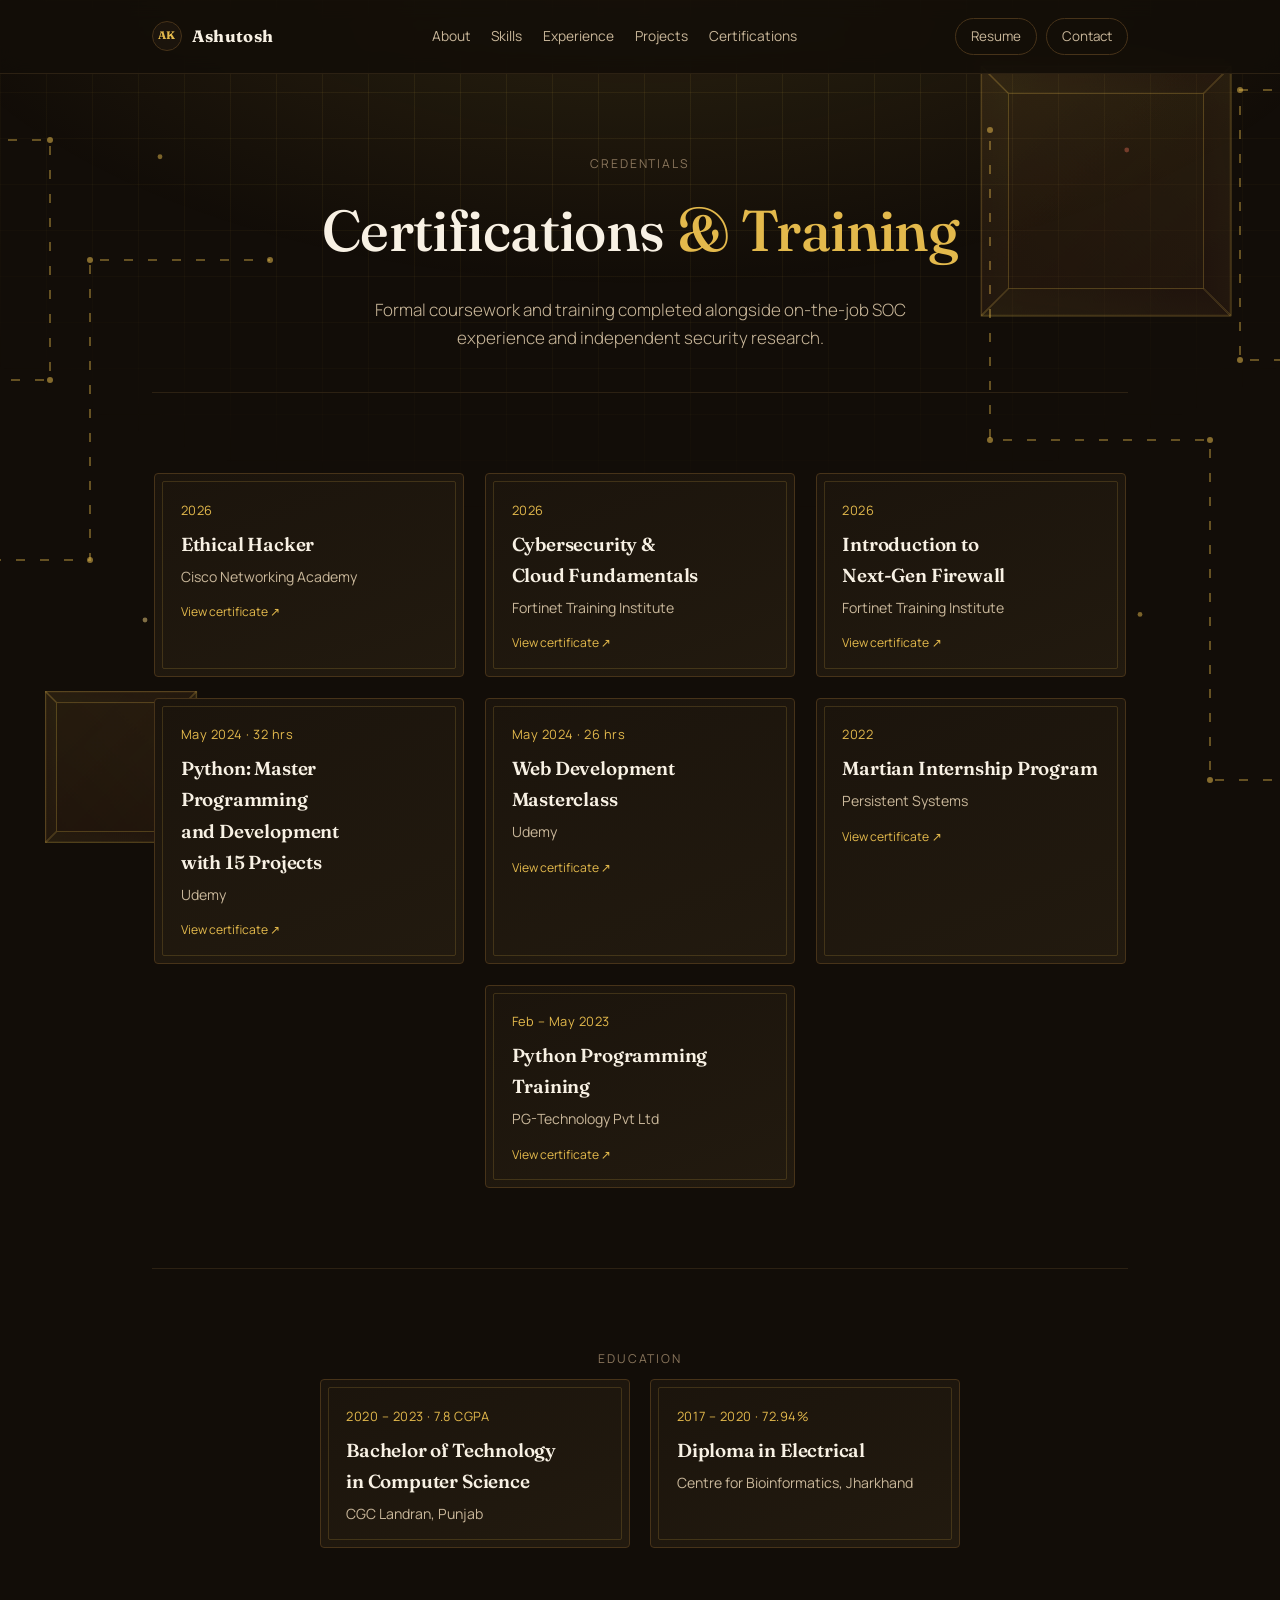
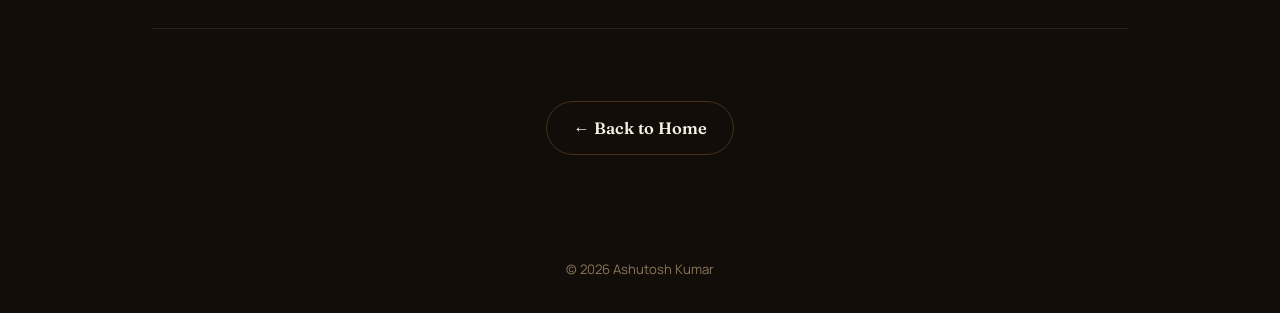
<file: certifications.html>
<!doctype html>
<html lang="en">
<head>
<meta charset="UTF-8">
<meta name="viewport" content="width=device-width, initial-scale=1.0">
<title>Certifications — Ashutosh Kumar</title>
<link rel="preconnect" href="https://fonts.googleapis.com">
<link rel="preconnect" href="https://fonts.gstatic.com" crossorigin>
<link rel="stylesheet" href="https://fonts.googleapis.com/css2?family=Fraunces:opsz,wght@9..144,300;9..144,500;9..144,600;9..144,700&family=Manrope:wght@300;400;500;600;700&display=swap">
<style>
  :root{
    --bg:#120d08;
    --bg-elev:#1b140c;
    --bg-elev-2:#221a0f;
    --ink:#f8f1e4;
    --ink-dim:#c9b79a;
    --ink-faint:#8a765c;
    --line:#2c2113;
    --line-strong:#473319;
    --gold:#e3b94c;
    --gold-soft:#f0cf7f;
    --maroon:#c2574a;
    --font-head:'Fraunces',Georgia,serif;
    --font-body:'Manrope',ui-sans-serif,system-ui,sans-serif;
  }
  *{box-sizing:border-box;}
  html{scroll-behavior:smooth;}
  body{
    margin:0;background:var(--bg);color:var(--ink);font-family:var(--font-body);
    font-size:16.5px;line-height:1.65;overflow-x:hidden;position:relative;
  }
  ::selection{background:var(--gold);color:#1a1205;}
  a{color:inherit;text-decoration:none;}
  p{margin:0;}
  h1,h2,h3,h4{margin:0;letter-spacing:-.01em;text-wrap:balance;font-family:var(--font-head);}

  .bg-glow{
    position:fixed;inset:0;z-index:-4;pointer-events:none;
    background:radial-gradient(ellipse 85% 60% at 50% -10%, rgba(227,185,76,.14), rgba(0,0,0,0) 70%);
  }
  .bg-grid{
    position:fixed;inset:0;z-index:-3;pointer-events:none;
    background-image:
      linear-gradient(rgba(227,185,76,.08) 1px, transparent 1px),
      linear-gradient(90deg, rgba(227,185,76,.08) 1px, transparent 1px);
    background-size:46px 46px;
    -webkit-mask-image:radial-gradient(ellipse 80% 65% at 50% 0%, #000 30%, transparent 90%);
    mask-image:radial-gradient(ellipse 80% 65% at 50% 0%, #000 30%, transparent 90%);
  }
  .bg-circuit{position:fixed;inset:0;z-index:-2;width:100%;height:100%;pointer-events:none;}
  .bg-circuit .trace{stroke-dasharray:9 15;animation:dashFlow 2.4s linear infinite;}
  @keyframes dashFlow{to{stroke-dashoffset:-48;}}
  .bg-cubes{position:fixed;inset:0;z-index:-1;pointer-events:none;overflow:hidden;}
  .hcube{position:absolute;width:var(--size);height:var(--size);perspective:900px;}
  .hcube-a{top:9%;right:5%;}
  .hcube-b{bottom:7%;left:4%;}
  .hcube-inner{position:relative;width:100%;height:100%;transform-style:preserve-3d;}
  .hcube-a .hcube-inner{animation:cubeSpinA 36s linear infinite;}
  .hcube-b .hcube-inner{animation:cubeSpinB 27s linear infinite;}
  .hface{position:absolute;inset:0;border:1px solid rgba(227,185,76,.3);background:linear-gradient(135deg, rgba(227,185,76,.06), rgba(194,87,74,.04));}
  .f-front{transform:translateZ(var(--half));}
  .f-back{transform:translateZ(calc(var(--half) * -1)) rotateY(180deg);}
  .f-right{transform:rotateY(90deg) translateZ(var(--half));}
  .f-left{transform:rotateY(-90deg) translateZ(var(--half));}
  .f-top{transform:rotateX(90deg) translateZ(var(--half));}
  .f-bottom{transform:rotateX(-90deg) translateZ(var(--half));}
  @keyframes cubeSpinA{from{transform:rotateX(0deg) rotateY(0deg);}to{transform:rotateX(360deg) rotateY(360deg);}}
  @keyframes cubeSpinB{from{transform:rotateX(0deg) rotateY(0deg) rotateZ(0deg);}to{transform:rotateX(-360deg) rotateY(360deg) rotateZ(360deg);}}
  .bg-sheen{position:fixed;inset:0;z-index:-2;pointer-events:none;overflow:hidden;}
  .bg-sheen::before{
    content:'';position:absolute;top:-20%;left:-60%;width:60%;height:140%;
    background:linear-gradient(100deg, rgba(227,185,76,0) 0%, rgba(227,185,76,.08) 50%, rgba(227,185,76,0) 100%);
    animation:sheenMove 7s ease-in-out infinite;
  }
  @keyframes sheenMove{0%{left:-60%;}50%{left:110%;}100%{left:-60%;}}
  @media (prefers-reduced-motion: reduce){
    .bg-circuit .pulse{display:none;}
    .bg-circuit .trace{animation:none;}
    *{animation-duration:.001ms !important;animation-iteration-count:1 !important;transition-duration:.001ms !important;scroll-behavior:auto !important;}
  }

  .wrap{max-width:1040px;margin-inline:auto;padding-inline:clamp(18px,4vw,32px);}

  nav{
    position:sticky;top:0;z-index:40;display:flex;align-items:center;justify-content:space-between;
    padding-block:1.1rem;background:rgba(18,13,8,.85);backdrop-filter:blur(10px);
    border-bottom:1px solid var(--line);
  }
  .nav-inner{max-width:1040px;margin-inline:auto;width:100%;padding-inline:clamp(18px,4vw,32px);display:flex;align-items:center;justify-content:space-between;gap:1rem;}
  .logo{display:flex;align-items:center;gap:.6rem;font-weight:700;letter-spacing:.02em;font-family:var(--font-head);}
  .logo-mark{
    width:30px;height:30px;border-radius:50%;border:1px solid var(--line-strong);
    background:var(--bg-elev);display:flex;align-items:center;justify-content:center;
    font-size:.68rem;font-weight:700;color:var(--gold);
  }
  .nav-links{display:flex;gap:1.3rem;font-size:.86rem;color:var(--ink-dim);}
  .nav-links a:hover{color:var(--ink);}
  .nav-cta{font-size:.84rem;border:1px solid var(--line-strong);border-radius:999px;padding:.5em 1.1em;color:var(--ink-dim);white-space:nowrap;}
  .nav-cta:hover{border-color:var(--gold);color:var(--ink);}

  section{padding-block:clamp(3rem,7vw,5rem);border-bottom:1px solid var(--line);}
  section:last-of-type{border-bottom:none;}
  .kicker{font-size:.76rem;letter-spacing:.16em;text-transform:uppercase;color:var(--ink-faint);margin-bottom:.6rem;font-family:var(--font-body);}
  .page-hero{padding-block:clamp(3rem,8vw,5rem) 2.5rem;text-align:center;}
  .page-hero h1{font-size:clamp(2.4rem,6vw,3.6rem);font-weight:500;}
  .page-hero h1 span{color:var(--gold);}
  .page-hero .lede{margin:1.1rem auto 0;max-width:62ch;color:var(--ink-dim);font-weight:300;font-size:1.06rem;}

  .reveal{opacity:0;transform:translateY(45px) rotateX(6deg);transition:opacity 1.3s cubic-bezier(.16,.6,.2,1),transform 1.3s cubic-bezier(.16,.6,.2,1);}
  .reveal.is-visible{opacity:1;transform:none;}

  .cert-grid{display:flex;flex-wrap:wrap;justify-content:center;gap:1.3rem;perspective:900px;}
  .cert{
    flex:1 1 250px;max-width:310px;border:1px solid var(--line-strong);border-radius:4px;
    padding:1.6rem 1.6rem 1.4rem;background:linear-gradient(160deg,var(--bg-elev),var(--bg-elev-2));display:block;
    position:relative;transition:border-color .25s ease,box-shadow .25s ease,transform .25s ease;
  }
  .cert::before{
    content:'';position:absolute;inset:7px;border:1px solid rgba(227,185,76,.18);border-radius:2px;pointer-events:none;
  }
  a.cert:hover{border-color:var(--gold);box-shadow:0 20px 40px -24px rgba(227,185,76,.5);transform:translateY(-4px);}
  .cert-year{font-size:.8rem;color:var(--gold);font-family:var(--font-body);letter-spacing:.04em;}
  .cert h4{margin-top:.5rem;font-size:1.18rem;font-weight:600;}
  .cert-issuer{font-size:.88rem;color:var(--ink-dim);margin-top:.3rem;font-family:var(--font-body);}
  .cert-open{font-size:.76rem;color:var(--gold);margin-top:.9rem;font-family:var(--font-body);}

  .back-cta{text-align:center;padding-block:clamp(3rem,7vw,4.5rem);}
  .back-cta a{display:inline-block;border:1px solid var(--line-strong);border-radius:999px;padding:.75em 1.6em;color:var(--ink);font-weight:600;font-family:var(--font-head);}
  .back-cta a:hover{border-color:var(--gold);color:var(--gold);}

  footer{text-align:center;padding-block:2rem;font-size:.82rem;color:var(--ink-faint);}
  /* nav-phone-fix */
  @media (max-width:760px){.nav-inner{flex-wrap:wrap;}.nav-links{order:3;width:100%;overflow-x:auto;scrollbar-width:none;}.nav-links a{flex:none;}}
</style>
</head>
<body>

<div class="bg-glow" aria-hidden="true"></div>
<div class="bg-grid" aria-hidden="true"></div>
<div class="bg-sheen" aria-hidden="true"></div>
<svg class="bg-circuit" viewBox="0 0 1600 900" preserveAspectRatio="xMidYMid slice" aria-hidden="true" xmlns:xlink="http://www.w3.org/1999/xlink">
  <defs>
    <filter id="pulseGlowCert" x="-300%" y="-300%" width="700%" height="700%"><feGaussianBlur stdDeviation="4.5"/></filter>
  </defs>
  <g class="trace" fill="none" stroke="rgba(227,185,76,0.4)" stroke-width="2">
    <path id="gPathA" d="M 60 900 L 60 560 L 250 560 L 250 260 L 430 260"/>
    <path id="gPathB" d="M 0 140 L 210 140 L 210 380 L 30 380 L 30 640"/>
    <path id="gPathC" d="M 1600 780 L 1370 780 L 1370 440 L 1150 440 L 1150 130"/>
    <path id="gPathD" d="M 1600 90 L 1400 90 L 1400 360 L 1560 360 L 1560 620"/>
  </g>
  <g fill="rgba(227,185,76,0.55)">
    <circle cx="60" cy="900" r="3"/><circle cx="60" cy="560" r="3"/><circle cx="250" cy="560" r="3"/><circle cx="250" cy="260" r="3"/><circle cx="430" cy="260" r="3"/>
    <circle cx="0" cy="140" r="3"/><circle cx="210" cy="140" r="3"/><circle cx="210" cy="380" r="3"/><circle cx="30" cy="380" r="3"/><circle cx="30" cy="640" r="3"/>
    <circle cx="1600" cy="780" r="3"/><circle cx="1370" cy="780" r="3"/><circle cx="1370" cy="440" r="3"/><circle cx="1150" cy="440" r="3"/><circle cx="1150" cy="130" r="3"/>
    <circle cx="1600" cy="90" r="3"/><circle cx="1400" cy="90" r="3"/><circle cx="1400" cy="360" r="3"/><circle cx="1560" cy="360" r="3"/><circle cx="1560" cy="620" r="3"/>
  </g>
  <circle class="pulse" r="6.5" fill="#e3b94c" filter="url(#pulseGlowCert)"><animateMotion dur="9s" repeatCount="indefinite"><mpath href="#gPathA" xlink:href="#gPathA"/></animateMotion></circle>
  <circle class="pulse" r="4" fill="#f0cf7f" opacity=".6" filter="url(#pulseGlowCert)"><animateMotion dur="11s" begin="1.5s" repeatCount="indefinite"><mpath href="#gPathB" xlink:href="#gPathB"/></animateMotion></circle>
  <circle class="pulse" r="5.5" fill="#c2574a" filter="url(#pulseGlowCert)"><animateMotion dur="8s" begin="0.8s" repeatCount="indefinite"><mpath href="#gPathC" xlink:href="#gPathC"/></animateMotion></circle>
  <circle class="pulse" r="4.5" fill="#e3b94c" opacity=".6" filter="url(#pulseGlowCert)"><animateMotion dur="10s" begin="2.2s" repeatCount="indefinite"><mpath href="#gPathD" xlink:href="#gPathD"/></animateMotion></circle>
  <g class="drift">
    <circle cx="320" cy="150" r="2.4" fill="#e3b94c" opacity=".5"><animate attributeName="cy" values="150;200;150" dur="20s" repeatCount="indefinite"/></circle>
    <circle cx="300" cy="620" r="2.4" fill="#f0cf7f" opacity=".5"><animate attributeName="cx" values="300;350;300" dur="27s" repeatCount="indefinite"/></circle>
    <circle cx="1280" cy="150" r="2.4" fill="#c2574a" opacity=".5"><animate attributeName="cx" values="1280;1330;1280" dur="20s" repeatCount="indefinite"/></circle>
    <circle cx="1300" cy="620" r="2.4" fill="#e3b94c" opacity=".5"><animate attributeName="cy" values="620;570;620" dur="24s" repeatCount="indefinite"/></circle>
  </g>
</svg>
<div class="bg-cubes" aria-hidden="true">
  <div class="hcube hcube-a" style="--size:220px;--half:110px;"><div class="hcube-inner">
    <div class="hface f-front"></div><div class="hface f-back"></div><div class="hface f-right"></div>
    <div class="hface f-left"></div><div class="hface f-top"></div><div class="hface f-bottom"></div>
  </div></div>
  <div class="hcube hcube-b" style="--size:140px;--half:70px;"><div class="hcube-inner">
    <div class="hface f-front"></div><div class="hface f-back"></div><div class="hface f-right"></div>
    <div class="hface f-left"></div><div class="hface f-top"></div><div class="hface f-bottom"></div>
  </div></div>
</div>

<nav>
  <div class="nav-inner">
    <a class="logo" href="index.html"><span class="logo-mark">AK</span>Ashutosh</a>
    <div class="nav-links">
      <a href="index.html#about">About</a>
      <a href="skills.html">Skills</a>
      <a href="experience.html">Experience</a>
      <a href="projects.html">Projects</a>
      <a href="certifications.html">Certifications</a>
    </div>
    <div style="display:flex;gap:.6rem;flex:none;"><a class="nav-cta" href="https://drive.google.com/file/d/1jHr9QUFqOrrN0jSSYKqFN7DkyI1jLmSh/view?usp=sharing" target="_blank" rel="noopener noreferrer">Resume</a><a class="nav-cta" href="contact.html">Contact</a></div>
  </div>
</nav>

<main class="wrap">
  <section class="page-hero">
    <div class="kicker">Credentials</div>
    <h1>Certifications <span>&amp; Training</span></h1>
    <p class="lede">Formal coursework and training completed alongside on-the-job SOC experience and independent security research.</p>
  </section>

  <section>
    <div class="cert-grid">
      <a class="cert reveal" href="https://drive.google.com/drive/folders/1lPvsDt-7lBXQo9Z0tTZPq7gN1NkgjozB?usp=drive_link" target="_blank" rel="noopener noreferrer">
        <div class="cert-year">2026</div>
        <h4>Ethical Hacker</h4>
        <div class="cert-issuer">Cisco Networking Academy</div>
        <div class="cert-open">View certificate ↗</div>
      </a>
      <a class="cert reveal" href="https://drive.google.com/drive/folders/1lPvsDt-7lBXQo9Z0tTZPq7gN1NkgjozB?usp=drive_link" target="_blank" rel="noopener noreferrer">
        <div class="cert-year">2026</div>
        <h4>Cybersecurity &amp; Cloud Fundamentals</h4>
        <div class="cert-issuer">Fortinet Training Institute</div>
        <div class="cert-open">View certificate ↗</div>
      </a>
      <a class="cert reveal" href="https://drive.google.com/drive/folders/1lPvsDt-7lBXQo9Z0tTZPq7gN1NkgjozB?usp=drive_link" target="_blank" rel="noopener noreferrer">
        <div class="cert-year">2026</div>
        <h4>Introduction to Next-Gen Firewall</h4>
        <div class="cert-issuer">Fortinet Training Institute</div>
        <div class="cert-open">View certificate ↗</div>
      </a>
      <a class="cert reveal" href="https://drive.google.com/drive/folders/17gWDw0-nOkX5b3Zy6BZHr-tLGWZZBBZR?usp=drive_link" target="_blank" rel="noopener noreferrer">
        <div class="cert-year">May 2024 · 32 hrs</div>
        <h4>Python: Master Programming and Development with 15 Projects</h4>
        <div class="cert-issuer">Udemy</div>
        <div class="cert-open">View certificate ↗</div>
      </a>
      <a class="cert reveal" href="https://drive.google.com/drive/folders/17gWDw0-nOkX5b3Zy6BZHr-tLGWZZBBZR?usp=drive_link" target="_blank" rel="noopener noreferrer">
        <div class="cert-year">May 2024 · 26 hrs</div>
        <h4>Web Development Masterclass</h4>
        <div class="cert-issuer">Udemy</div>
        <div class="cert-open">View certificate ↗</div>
      </a>
      <a class="cert reveal" href="https://drive.google.com/drive/folders/1X7R6Z8djDzRFwH_glODkxabgyO7KA3sj?usp=drive_link" target="_blank" rel="noopener noreferrer">
        <div class="cert-year">2022</div>
        <h4>Martian Internship Program</h4>
        <div class="cert-issuer">Persistent Systems</div>
        <div class="cert-open">View certificate ↗</div>
      </a>
      <a class="cert reveal" href="https://drive.google.com/drive/folders/1X7R6Z8djDzRFwH_glODkxabgyO7KA3sj?usp=drive_link" target="_blank" rel="noopener noreferrer">
        <div class="cert-year">Feb – May 2023</div>
        <h4>Python Programming Training</h4>
        <div class="cert-issuer">PG-Technology Pvt Ltd</div>
        <div class="cert-open">View certificate ↗</div>
      </a>
    </div>
  </section>

  <section>
    <div class="kicker" style="text-align:center;">Education</div>
    <div class="cert-grid">
      <div class="cert reveal">
        <div class="cert-year">2020 – 2023 · 7.8 CGPA</div>
        <h4>Bachelor of Technology in Computer Science</h4>
        <div class="cert-issuer">CGC Landran, Punjab</div>
      </div>
      <div class="cert reveal">
        <div class="cert-year">2017 – 2020 · 72.94%</div>
        <h4>Diploma in Electrical</h4>
        <div class="cert-issuer">Centre for Bioinformatics, Jharkhand</div>
      </div>
    </div>
  </section>

  <section class="back-cta">
    <a href="index.html">← Back to Home</a>
  </section>
</main>

<footer>© 2026 Ashutosh Kumar</footer>

<script>
(function(){
  var reduceMotion = window.matchMedia && window.matchMedia('(prefers-reduced-motion: reduce)').matches;
  var revealEls = document.querySelectorAll('.reveal');
  var io = new IntersectionObserver(function(entries){
    entries.forEach(function(e, i){
      if (e.isIntersecting){
        var el = e.target;
        setTimeout(function(){ el.classList.add('is-visible'); }, i * 70);
        io.unobserve(el);
      }
    });
  }, { threshold:0.1, rootMargin:'0px 0px -6% 0px' });
  revealEls.forEach(function(el){ io.observe(el); });
  if (reduceMotion){ revealEls.forEach(function(el){ el.classList.add('is-visible'); }); }

  if (!reduceMotion && window.matchMedia('(hover:hover)').matches){
    document.querySelectorAll('.cert').forEach(function(el){
      el.addEventListener('pointermove', function(e){
        el.style.transition = 'none';
        var r = el.getBoundingClientRect();
        var px = (e.clientX - r.left) / r.width - 0.5;
        var py = (e.clientY - r.top) / r.height - 0.5;
        el.style.transform = 'perspective(700px) rotateX(' + (-py * 8).toFixed(2) + 'deg) rotateY(' + (px * 8).toFixed(2) + 'deg) translateY(-4px)';
      });
      el.addEventListener('pointerleave', function(){
        el.style.transition = 'transform .3s ease';
        el.style.transform = '';
      });
    });
  }
})();
</script>
</body>
</html>
</file>
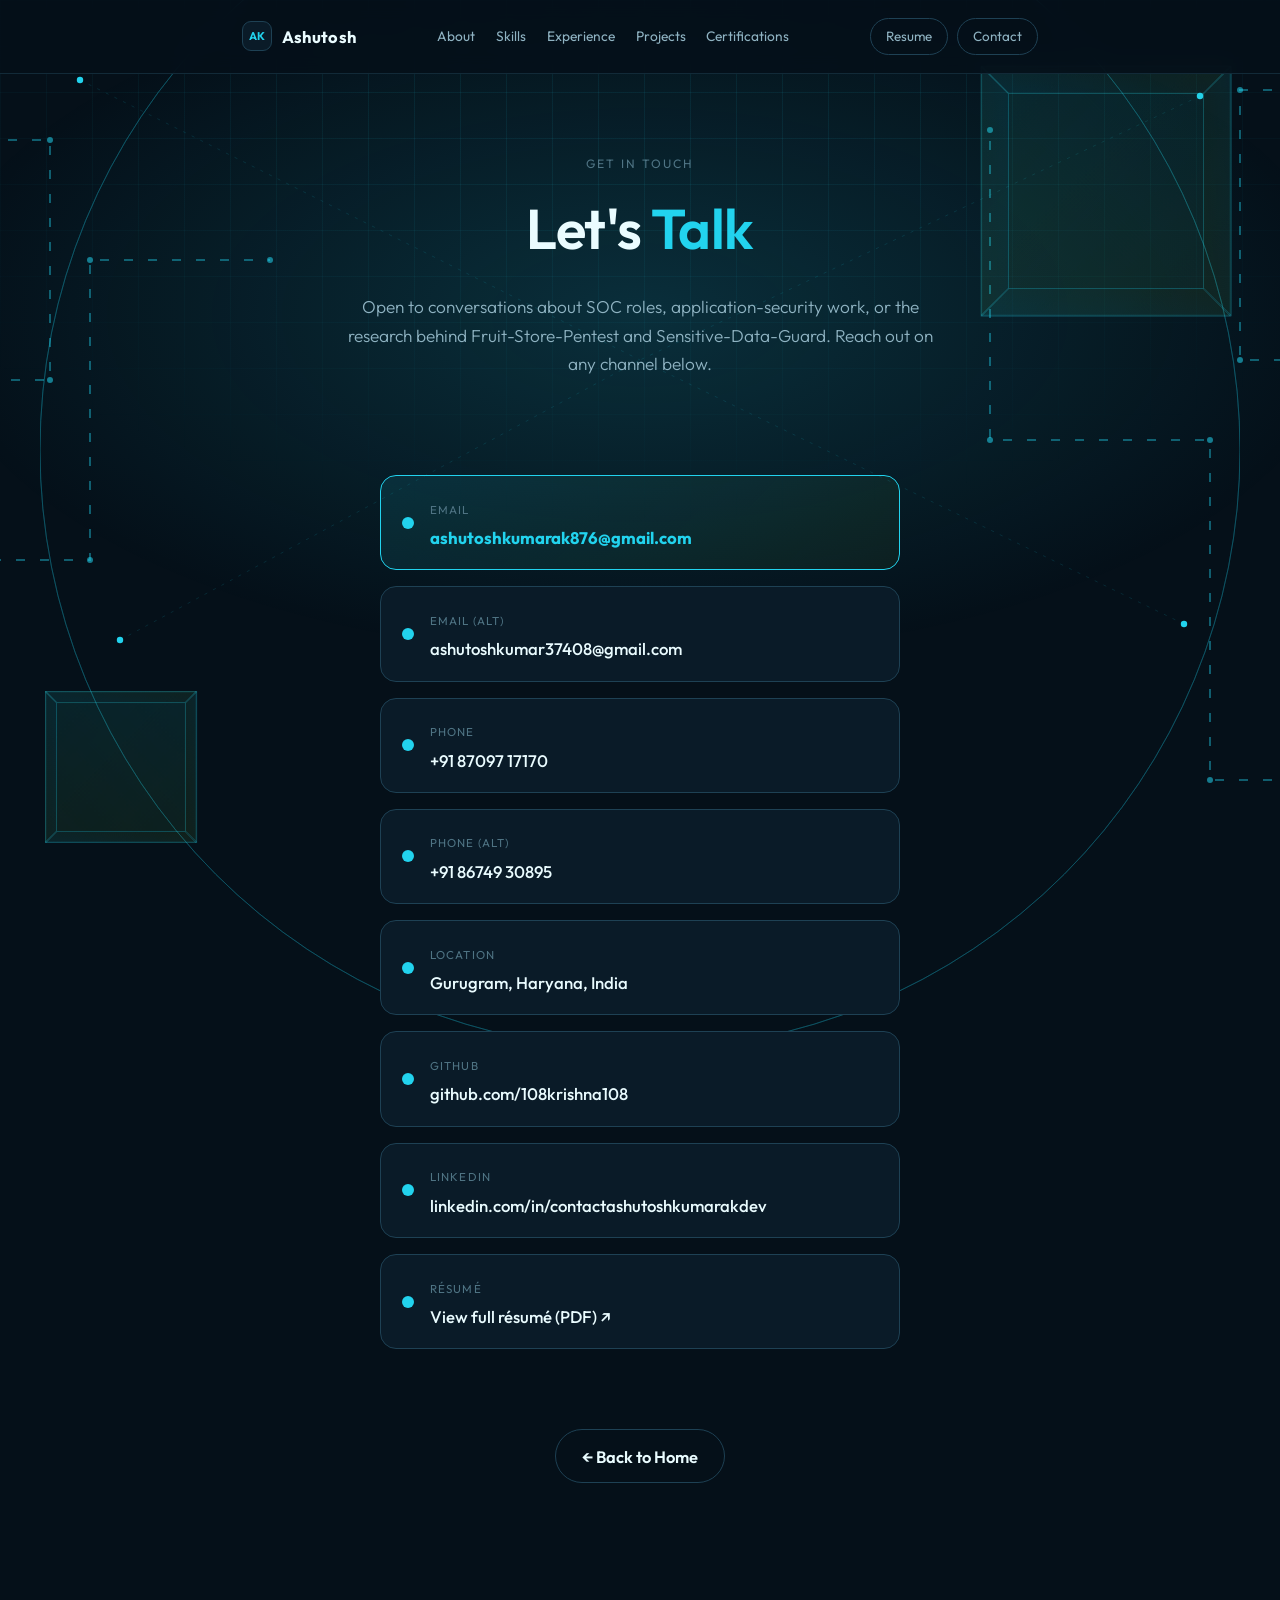
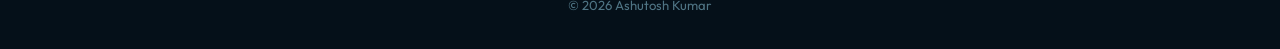
<file: contact.html>
<!doctype html>
<html lang="en">
<head>
<meta charset="UTF-8">
<meta name="viewport" content="width=device-width, initial-scale=1.0">
<title>Contact — Ashutosh Kumar</title>
<link rel="preconnect" href="https://fonts.googleapis.com">
<link rel="preconnect" href="https://fonts.gstatic.com" crossorigin>
<link rel="stylesheet" href="https://fonts.googleapis.com/css2?family=Outfit:wght@300;400;500;600;700;800&display=swap">
<style>
  :root{
    --bg:#051019;
    --bg-elev:#0a1b28;
    --bg-elev-2:#0e2432;
    --ink:#eafcff;
    --ink-dim:#8fb3c2;
    --ink-faint:#4f7484;
    --line:#122a38;
    --line-strong:#1e4154;
    --cyan:#22d3ee;
    --lime:#a3e635;
    --font:'Outfit',ui-sans-serif,system-ui,sans-serif;
  }
  *{box-sizing:border-box;}
  html{scroll-behavior:smooth;}
  body{
    margin:0;background:var(--bg);color:var(--ink);font-family:var(--font);
    font-size:16.5px;line-height:1.65;overflow-x:hidden;position:relative;
  }
  ::selection{background:var(--cyan);color:#021019;}
  a{color:inherit;text-decoration:none;}
  p{margin:0;}
  h1,h2,h3{margin:0;letter-spacing:-.01em;text-wrap:balance;}

  .bg-glow{
    position:fixed;inset:0;z-index:-5;pointer-events:none;
    background:radial-gradient(ellipse 80% 55% at 50% 35%, rgba(34,211,238,.16), rgba(0,0,0,0) 70%);
  }
  .bg-grid{
    position:fixed;inset:0;z-index:-4;pointer-events:none;
    background-image:
      linear-gradient(rgba(34,211,238,.08) 1px, transparent 1px),
      linear-gradient(90deg, rgba(34,211,238,.08) 1px, transparent 1px);
    background-size:46px 46px;
    -webkit-mask-image:radial-gradient(ellipse 80% 65% at 50% 0%, #000 30%, transparent 90%);
    mask-image:radial-gradient(ellipse 80% 65% at 50% 0%, #000 30%, transparent 90%);
  }
  .bg-circuit{position:fixed;inset:0;z-index:-3;width:100%;height:100%;pointer-events:none;}
  .bg-circuit .trace{stroke-dasharray:9 15;animation:dashFlow 2.4s linear infinite;}
  @keyframes dashFlow{to{stroke-dashoffset:-48;}}
  .bg-cubes{position:fixed;inset:0;z-index:-1;pointer-events:none;overflow:hidden;}
  .hcube{position:absolute;width:var(--size);height:var(--size);perspective:900px;}
  .hcube-a{top:9%;right:5%;}
  .hcube-b{bottom:7%;left:4%;}
  .hcube-inner{position:relative;width:100%;height:100%;transform-style:preserve-3d;}
  .hcube-a .hcube-inner{animation:cubeSpinA 36s linear infinite;}
  .hcube-b .hcube-inner{animation:cubeSpinB 27s linear infinite;}
  .hface{position:absolute;inset:0;border:1px solid rgba(34,211,238,.3);background:linear-gradient(135deg, rgba(34,211,238,.06), rgba(163,230,53,.04));}
  .f-front{transform:translateZ(var(--half));}
  .f-back{transform:translateZ(calc(var(--half) * -1)) rotateY(180deg);}
  .f-right{transform:rotateY(90deg) translateZ(var(--half));}
  .f-left{transform:rotateY(-90deg) translateZ(var(--half));}
  .f-top{transform:rotateX(90deg) translateZ(var(--half));}
  .f-bottom{transform:rotateX(-90deg) translateZ(var(--half));}
  @keyframes cubeSpinA{from{transform:rotateX(0deg) rotateY(0deg);}to{transform:rotateX(360deg) rotateY(360deg);}}
  @keyframes cubeSpinB{from{transform:rotateX(0deg) rotateY(0deg) rotateZ(0deg);}to{transform:rotateX(-360deg) rotateY(360deg) rotateZ(360deg);}}
  .bg-radar{position:fixed;top:50%;left:50%;width:1200px;height:1200px;margin:-600px 0 0 -600px;z-index:-3;pointer-events:none;opacity:.5;}
  .bg-radar .ring{fill:none;stroke:rgba(34,211,238,.25);animation:radarPulse 4.5s ease-out infinite;transform-origin:center;}
  .bg-radar .ring:nth-child(2){animation-delay:1.1s;}
  .bg-radar .ring:nth-child(3){animation-delay:2.2s;}
  .bg-radar .ring:nth-child(4){animation-delay:3.3s;}
  @keyframes radarPulse{0%{transform:scale(.25);opacity:.9;}100%{transform:scale(1);opacity:0;}}
  .bg-beacons{position:fixed;inset:0;z-index:-2;pointer-events:none;}
  .bg-beacons line{stroke:rgba(34,211,238,.16);stroke-dasharray:4 8;animation:dashIn 3s linear infinite;}
  @keyframes dashIn{to{stroke-dashoffset:-24;}}
  .bg-beacons circle{fill:#22d3ee;animation:blink 3s ease-in-out infinite;}
  @keyframes blink{0%,100%{opacity:.25;}50%{opacity:1;}}
  @media (prefers-reduced-motion: reduce){
    *{animation-duration:.001ms !important;animation-iteration-count:1 !important;transition-duration:.001ms !important;scroll-behavior:auto !important;}
  }

  .wrap{max-width:860px;margin-inline:auto;padding-inline:clamp(18px,4vw,32px);}

  nav{
    position:sticky;top:0;z-index:40;display:flex;align-items:center;justify-content:space-between;
    padding-block:1.1rem;background:rgba(5,16,25,.85);backdrop-filter:blur(10px);
    border-bottom:1px solid var(--line);
  }
  .nav-inner{max-width:860px;margin-inline:auto;width:100%;padding-inline:clamp(18px,4vw,32px);display:flex;align-items:center;justify-content:space-between;gap:1rem;}
  .logo{display:flex;align-items:center;gap:.6rem;font-weight:700;letter-spacing:.02em;}
  .logo-mark{
    width:30px;height:30px;border-radius:9px;border:1px solid var(--line-strong);
    background:var(--bg-elev);display:flex;align-items:center;justify-content:center;
    font-size:.7rem;font-weight:700;color:var(--cyan);
  }
  .nav-links{display:flex;gap:1.3rem;font-size:.86rem;color:var(--ink-dim);}
  .nav-links a:hover{color:var(--ink);}
  .nav-cta{font-size:.84rem;border:1px solid var(--line-strong);border-radius:999px;padding:.5em 1.1em;color:var(--ink-dim);white-space:nowrap;}
  .nav-cta:hover{border-color:var(--cyan);color:var(--ink);}

  section{padding-block:clamp(3rem,7vw,5rem);}
  .kicker{font-size:.76rem;letter-spacing:.16em;text-transform:uppercase;color:var(--ink-faint);margin-bottom:.6rem;text-align:center;}
  .page-hero{text-align:center;padding-block:clamp(3rem,8vw,5rem) 1rem;}
  .page-hero h1{font-size:clamp(2.3rem,6vw,3.5rem);font-weight:600;}
  .page-hero h1 span{color:var(--cyan);}
  .page-hero .lede{margin:1.1rem auto 0;max-width:56ch;color:var(--ink-dim);font-weight:300;font-size:1.08rem;}

  .reveal{opacity:0;transform:translateY(40px);transition:opacity 1.2s cubic-bezier(.16,.6,.2,1),transform 1.2s cubic-bezier(.16,.6,.2,1);}
  .reveal.is-visible{opacity:1;transform:none;}

  .signal-grid{display:flex;flex-direction:column;gap:1rem;max-width:520px;margin:0 auto;}
  .signal{
    display:flex;align-items:center;gap:1rem;border:1px solid var(--line-strong);border-radius:16px;
    padding:1.1rem 1.3rem;background:var(--bg-elev);transition:border-color .2s ease,transform .2s ease,box-shadow .2s ease;
  }
  .signal:hover{border-color:var(--cyan);transform:translateX(6px);box-shadow:0 0 0 1px rgba(34,211,238,.25),0 18px 30px -20px rgba(34,211,238,.4);}
  .signal-dot{
    flex:0 0 12px;width:12px;height:12px;border-radius:50%;background:var(--cyan);
    box-shadow:0 0 0 0 rgba(34,211,238,.6);animation:ping 2.4s ease-out infinite;
  }
  @keyframes ping{0%{box-shadow:0 0 0 0 rgba(34,211,238,.5);}70%{box-shadow:0 0 0 10px rgba(34,211,238,0);}100%{box-shadow:0 0 0 0 rgba(34,211,238,0);}}
  .signal-body{flex:1 1 auto;}
  .signal-label{font-size:.72rem;letter-spacing:.1em;text-transform:uppercase;color:var(--ink-faint);}
  .signal-value{display:block;margin-top:.2rem;font-size:1.05rem;font-weight:500;}
  .signal-accent{border-color:var(--cyan);background:linear-gradient(135deg,rgba(34,211,238,.1),rgba(163,230,53,.05));}
  .signal-accent .signal-value{font-weight:700;color:var(--cyan);}

  footer{text-align:center;padding-block:2rem;font-size:.82rem;color:var(--ink-faint);}
  .signal-body{min-width:0;}.signal-value{overflow-wrap:anywhere;}
  /* nav-phone-fix */
  @media (max-width:760px){.nav-inner{flex-wrap:wrap;}.nav-links{order:3;width:100%;overflow-x:auto;scrollbar-width:none;}.nav-links a{flex:none;}}
</style>
</head>
<body>

<div class="bg-glow" aria-hidden="true"></div>
<div class="bg-grid" aria-hidden="true"></div>
<svg class="bg-circuit" viewBox="0 0 1600 900" preserveAspectRatio="xMidYMid slice" aria-hidden="true" xmlns:xlink="http://www.w3.org/1999/xlink">
  <defs>
    <filter id="pulseGlowContact" x="-300%" y="-300%" width="700%" height="700%"><feGaussianBlur stdDeviation="4.5"/></filter>
  </defs>
  <g class="trace" fill="none" stroke="rgba(34,211,238,0.4)" stroke-width="2">
    <path id="hPathA" d="M 60 900 L 60 560 L 250 560 L 250 260 L 430 260"/>
    <path id="hPathB" d="M 0 140 L 210 140 L 210 380 L 30 380 L 30 640"/>
    <path id="hPathC" d="M 1600 780 L 1370 780 L 1370 440 L 1150 440 L 1150 130"/>
    <path id="hPathD" d="M 1600 90 L 1400 90 L 1400 360 L 1560 360 L 1560 620"/>
  </g>
  <g fill="rgba(34,211,238,0.55)">
    <circle cx="60" cy="900" r="3"/><circle cx="60" cy="560" r="3"/><circle cx="250" cy="560" r="3"/><circle cx="250" cy="260" r="3"/><circle cx="430" cy="260" r="3"/>
    <circle cx="0" cy="140" r="3"/><circle cx="210" cy="140" r="3"/><circle cx="210" cy="380" r="3"/><circle cx="30" cy="380" r="3"/><circle cx="30" cy="640" r="3"/>
    <circle cx="1600" cy="780" r="3"/><circle cx="1370" cy="780" r="3"/><circle cx="1370" cy="440" r="3"/><circle cx="1150" cy="440" r="3"/><circle cx="1150" cy="130" r="3"/>
    <circle cx="1600" cy="90" r="3"/><circle cx="1400" cy="90" r="3"/><circle cx="1400" cy="360" r="3"/><circle cx="1560" cy="360" r="3"/><circle cx="1560" cy="620" r="3"/>
  </g>
  <circle class="pulse" r="6.5" fill="#22d3ee" filter="url(#pulseGlowContact)"><animateMotion dur="9s" repeatCount="indefinite"><mpath href="#hPathA" xlink:href="#hPathA"/></animateMotion></circle>
  <circle class="pulse" r="4" fill="#a3e635" opacity=".6" filter="url(#pulseGlowContact)"><animateMotion dur="11s" begin="1.5s" repeatCount="indefinite"><mpath href="#hPathB" xlink:href="#hPathB"/></animateMotion></circle>
  <circle class="pulse" r="5.5" fill="#22d3ee" filter="url(#pulseGlowContact)"><animateMotion dur="8s" begin="0.8s" repeatCount="indefinite"><mpath href="#hPathC" xlink:href="#hPathC"/></animateMotion></circle>
  <circle class="pulse" r="4.5" fill="#a3e635" opacity=".6" filter="url(#pulseGlowContact)"><animateMotion dur="10s" begin="2.2s" repeatCount="indefinite"><mpath href="#hPathD" xlink:href="#hPathD"/></animateMotion></circle>
</svg>
<div class="bg-cubes" aria-hidden="true">
  <div class="hcube hcube-a" style="--size:220px;--half:110px;"><div class="hcube-inner">
    <div class="hface f-front"></div><div class="hface f-back"></div><div class="hface f-right"></div>
    <div class="hface f-left"></div><div class="hface f-top"></div><div class="hface f-bottom"></div>
  </div></div>
  <div class="hcube hcube-b" style="--size:140px;--half:70px;"><div class="hcube-inner">
    <div class="hface f-front"></div><div class="hface f-back"></div><div class="hface f-right"></div>
    <div class="hface f-left"></div><div class="hface f-top"></div><div class="hface f-bottom"></div>
  </div></div>
</div>
<svg class="bg-radar" viewBox="0 0 1200 1200" aria-hidden="true">
  <circle class="ring" cx="600" cy="600" r="600"/>
  <circle class="ring" cx="600" cy="600" r="600"/>
  <circle class="ring" cx="600" cy="600" r="600"/>
  <circle class="ring" cx="600" cy="600" r="600"/>
</svg>
<svg class="bg-beacons" viewBox="0 0 1600 900" preserveAspectRatio="xMidYMid slice" aria-hidden="true">
  <line x1="100" y1="100" x2="800" y2="450"/>
  <line x1="1500" y1="120" x2="800" y2="450"/>
  <line x1="150" y1="800" x2="800" y2="450"/>
  <line x1="1480" y1="780" x2="800" y2="450"/>
  <circle cx="100" cy="100" r="4"/>
  <circle cx="1500" cy="120" r="4" style="animation-delay:.6s"/>
  <circle cx="150" cy="800" r="4" style="animation-delay:1.2s"/>
  <circle cx="1480" cy="780" r="4" style="animation-delay:1.8s"/>
</svg>

<nav>
  <div class="nav-inner">
    <a class="logo" href="index.html"><span class="logo-mark">AK</span>Ashutosh</a>
    <div class="nav-links">
      <a href="index.html#about">About</a>
      <a href="skills.html">Skills</a>
      <a href="experience.html">Experience</a>
      <a href="projects.html">Projects</a>
      <a href="certifications.html">Certifications</a>
    </div>
    <div style="display:flex;gap:.6rem;flex:none;"><a class="nav-cta" href="https://drive.google.com/file/d/1jHr9QUFqOrrN0jSSYKqFN7DkyI1jLmSh/view?usp=sharing" target="_blank" rel="noopener noreferrer">Resume</a><a class="nav-cta" href="contact.html">Contact</a></div>
  </div>
</nav>

<main class="wrap">
  <section class="page-hero">
    <div class="kicker">Get in touch</div>
    <h1>Let's <span>Talk</span></h1>
    <p class="lede">Open to conversations about SOC roles, application-security work, or the research behind Fruit-Store-Pentest and Sensitive-Data-Guard. Reach out on any channel below.</p>
  </section>

  <section>
    <div class="signal-grid">
      <a class="signal signal-accent reveal" href="mailto:ashutoshkumarak876@gmail.com">
        <span class="signal-dot"></span>
        <span class="signal-body"><span class="signal-label">Email</span><span class="signal-value">ashutoshkumarak876@gmail.com</span></span>
      </a>
      <a class="signal reveal" href="mailto:ashutoshkumar37408@gmail.com">
        <span class="signal-dot"></span>
        <span class="signal-body"><span class="signal-label">Email (Alt)</span><span class="signal-value">ashutoshkumar37408@gmail.com</span></span>
      </a>
      <a class="signal reveal" href="tel:+918709717170">
        <span class="signal-dot"></span>
        <span class="signal-body"><span class="signal-label">Phone</span><span class="signal-value">+91 87097 17170</span></span>
      </a>
      <a class="signal reveal" href="tel:+918674930895">
        <span class="signal-dot"></span>
        <span class="signal-body"><span class="signal-label">Phone (Alt)</span><span class="signal-value">+91 86749 30895</span></span>
      </a>
      <div class="signal reveal">
        <span class="signal-dot"></span>
        <span class="signal-body"><span class="signal-label">Location</span><span class="signal-value">Gurugram, Haryana, India</span></span>
      </div>
      <a class="signal reveal" href="https://github.com/108krishna108" target="_blank" rel="noopener noreferrer">
        <span class="signal-dot"></span>
        <span class="signal-body"><span class="signal-label">GitHub</span><span class="signal-value">github.com/108krishna108</span></span>
      </a>
      <a class="signal reveal" href="https://www.linkedin.com/in/contactashutoshkumarakdev" target="_blank" rel="noopener noreferrer">
        <span class="signal-dot"></span>
        <span class="signal-body"><span class="signal-label">LinkedIn</span><span class="signal-value">linkedin.com/in/contactashutoshkumarakdev</span></span>
      </a>
      <a class="signal reveal" href="https://drive.google.com/file/d/1jHr9QUFqOrrN0jSSYKqFN7DkyI1jLmSh/view?usp=sharing" target="_blank" rel="noopener noreferrer">
        <span class="signal-dot"></span>
        <span class="signal-body"><span class="signal-label">Résumé</span><span class="signal-value">View full résumé (PDF) ↗</span></span>
      </a>
    </div>
  </section>

  <section style="text-align:center;padding-top:0;">
    <a href="index.html" style="display:inline-block;border:1px solid var(--line-strong);border-radius:999px;padding:.75em 1.6em;font-weight:600;">← Back to Home</a>
  </section>
</main>

<footer>© 2026 Ashutosh Kumar</footer>

<script>
(function(){
  var reduceMotion = window.matchMedia && window.matchMedia('(prefers-reduced-motion: reduce)').matches;
  var revealEls = document.querySelectorAll('.reveal');
  var io = new IntersectionObserver(function(entries){
    entries.forEach(function(e, i){
      if (e.isIntersecting){
        var el = e.target;
        setTimeout(function(){ el.classList.add('is-visible'); }, i * 90);
        io.unobserve(el);
      }
    });
  }, { threshold:0.1, rootMargin:'0px 0px -6% 0px' });
  revealEls.forEach(function(el){ io.observe(el); });
  if (reduceMotion){ revealEls.forEach(function(el){ el.classList.add('is-visible'); }); }
})();
</script>
</body>
</html>
</file>
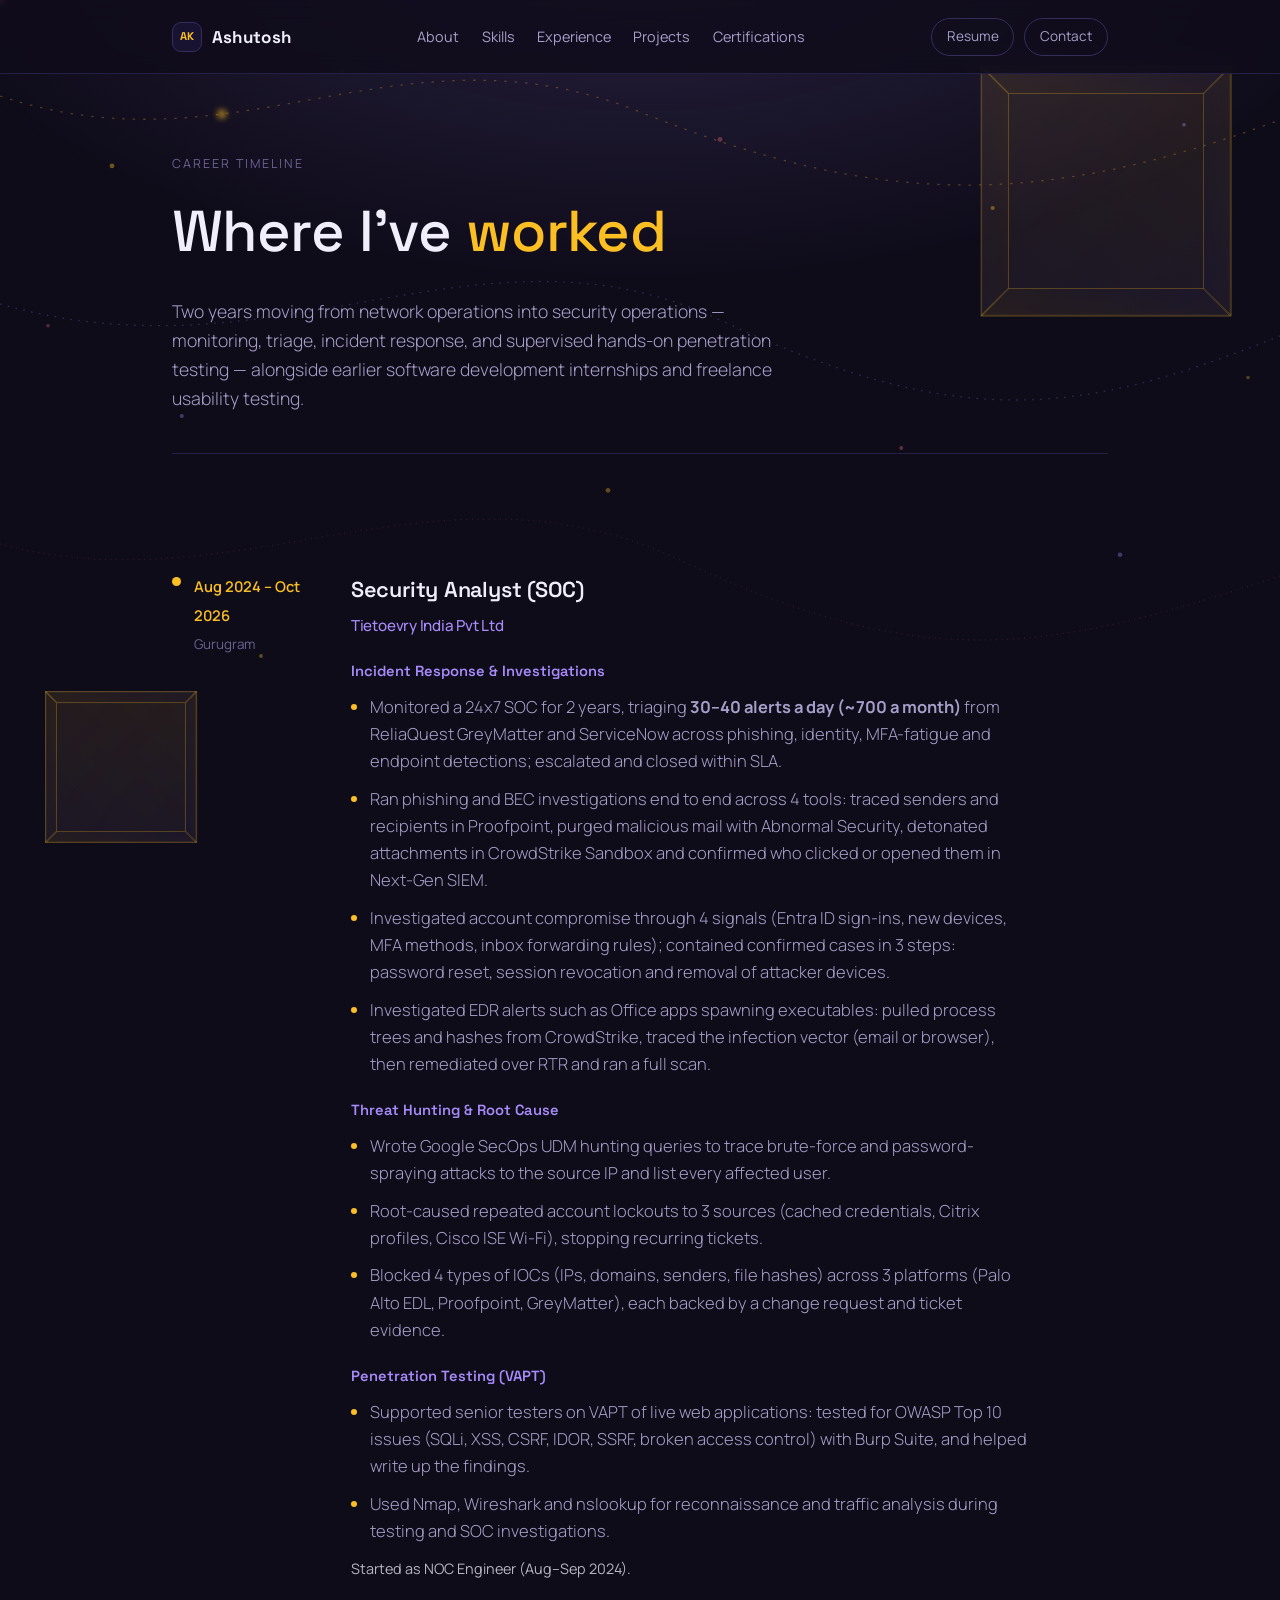
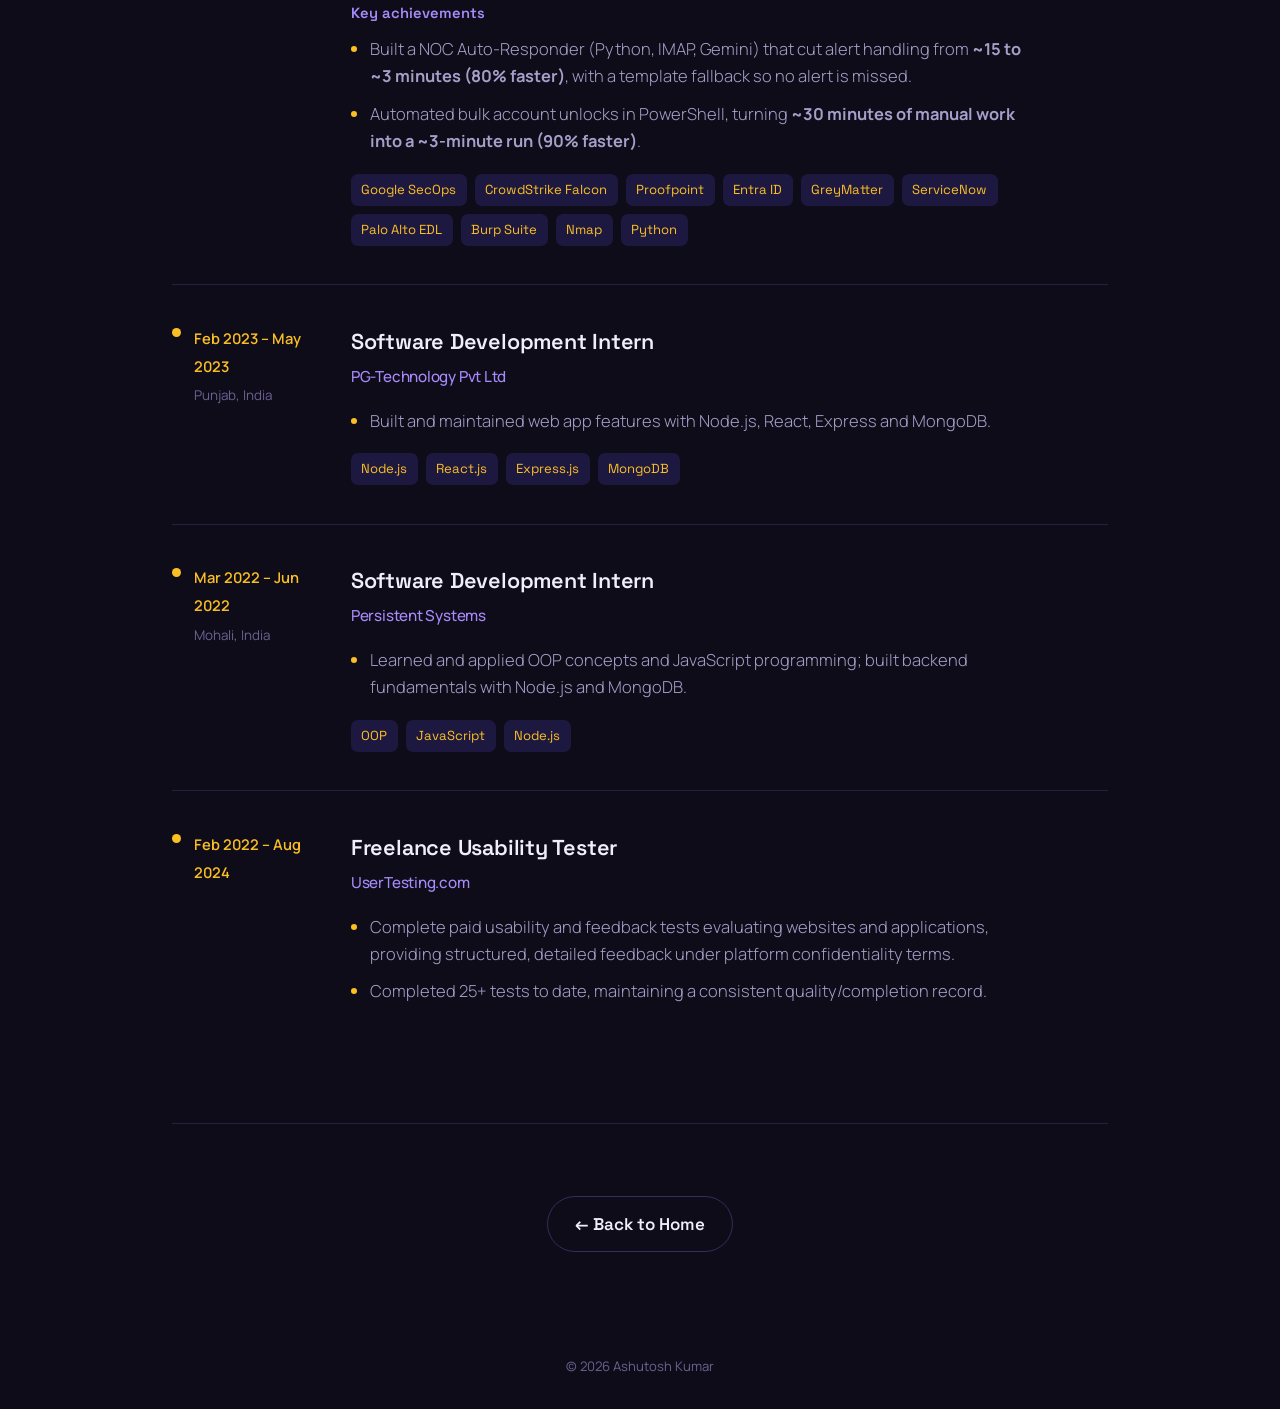
<file: experience.html>
<!doctype html>
<html lang="en">
<head>
<meta charset="UTF-8">
<meta name="viewport" content="width=device-width, initial-scale=1.0">
<title>Experience — Ashutosh Kumar</title>
<link rel="preconnect" href="https://fonts.googleapis.com">
<link rel="preconnect" href="https://fonts.gstatic.com" crossorigin>
<link rel="stylesheet" href="https://fonts.googleapis.com/css2?family=Space+Grotesk:wght@300;400;500;600;700&family=Manrope:wght@200;300;400;500;600;700&display=swap">
<style>
  :root{
    --bg:#0f0c1a;
    --bg-elev:#171331;
    --bg-elev-2:#1d1840;
    --ink:#f1eefb;
    --ink-dim:#a79fc9;
    --ink-faint:#6b6291;
    --line:#241f45;
    --line-strong:#352d5e;
    --gold:#fbbf24;
    --violet:#a78bfa;
    --rose:#fb7185;
    --font-head:'Space Grotesk',ui-sans-serif,system-ui,sans-serif;
    --font-body:'Manrope',ui-sans-serif,system-ui,sans-serif;
  }
  *{box-sizing:border-box;}
  html{scroll-behavior:smooth;}
  body{
    margin:0;background:var(--bg);color:var(--ink);font-family:var(--font-body);
    font-size:17px;line-height:1.65;overflow-x:hidden;position:relative;
  }
  ::selection{background:var(--gold);color:#1a1205;}
  a{color:inherit;text-decoration:none;}
  p{margin:0;}
  h1,h2,h3{margin:0;letter-spacing:-.01em;text-wrap:balance;font-family:var(--font-head);}

  /* ambient background: signal waves instead of circuit grid */
  .bg-glow{
    position:fixed;inset:0;z-index:-3;pointer-events:none;
    background:radial-gradient(ellipse 85% 60% at 50% -10%, rgba(167,139,250,.18), rgba(0,0,0,0) 70%);
  }
  .bg-waves{position:fixed;inset:0;z-index:-2;pointer-events:none;opacity:.8;}
  .bg-waves path{fill:none;stroke-width:1.6;}
  .wave-a{stroke:rgba(251,191,36,.35);stroke-dasharray:3 10;animation:waveFlow 5s linear infinite;}
  .wave-b{stroke:rgba(167,139,250,.3);stroke-dasharray:2 8;animation:waveFlow 7s linear infinite reverse;}
  .wave-c{stroke:rgba(251,113,133,.22);stroke-dasharray:1 6;animation:waveFlow 9s linear infinite;}
  @keyframes waveFlow{to{stroke-dashoffset:-120;}}
  .bg-dots{position:fixed;inset:0;z-index:-2;pointer-events:none;}
  .bg-dots circle{animation:drift 20s ease-in-out infinite;}
  @keyframes drift{0%,100%{transform:translateY(0);}50%{transform:translateY(-18px);}}
  .bg-cubes{position:fixed;inset:0;z-index:-1;pointer-events:none;overflow:hidden;}
  .hcube{position:absolute;width:var(--size);height:var(--size);perspective:900px;}
  .hcube-a{top:9%;right:5%;}
  .hcube-b{bottom:7%;left:4%;}
  .hcube-inner{position:relative;width:100%;height:100%;transform-style:preserve-3d;}
  .hcube-a .hcube-inner{animation:cubeSpinA 36s linear infinite;}
  .hcube-b .hcube-inner{animation:cubeSpinB 27s linear infinite;}
  .hface{position:absolute;inset:0;border:1px solid rgba(251,191,36,.3);background:linear-gradient(135deg, rgba(251,191,36,.06), rgba(167,139,250,.04));}
  .f-front{transform:translateZ(var(--half));}
  .f-back{transform:translateZ(calc(var(--half) * -1)) rotateY(180deg);}
  .f-right{transform:rotateY(90deg) translateZ(var(--half));}
  .f-left{transform:rotateY(-90deg) translateZ(var(--half));}
  .f-top{transform:rotateX(90deg) translateZ(var(--half));}
  .f-bottom{transform:rotateX(-90deg) translateZ(var(--half));}
  @keyframes cubeSpinA{from{transform:rotateX(0deg) rotateY(0deg);}to{transform:rotateX(360deg) rotateY(360deg);}}
  @keyframes cubeSpinB{from{transform:rotateX(0deg) rotateY(0deg) rotateZ(0deg);}to{transform:rotateX(-360deg) rotateY(360deg) rotateZ(360deg);}}
  @media (prefers-reduced-motion: reduce){
    *{animation-duration:.001ms !important;animation-iteration-count:1 !important;transition-duration:.001ms !important;scroll-behavior:auto !important;}
  }

  .wrap{max-width:1000px;margin-inline:auto;padding-inline:clamp(18px,4vw,32px);}

  nav{
    position:sticky;top:0;z-index:40;display:flex;align-items:center;justify-content:space-between;
    padding-block:1.1rem;background:rgba(15,12,26,.82);backdrop-filter:blur(10px);
    border-bottom:1px solid var(--line);
  }
  .nav-inner{max-width:1000px;margin-inline:auto;width:100%;padding-inline:clamp(18px,4vw,32px);display:flex;align-items:center;justify-content:space-between;gap:1rem;}
  .logo{display:flex;align-items:center;gap:.6rem;font-weight:700;letter-spacing:.02em;font-family:var(--font-head);}
  .logo-mark{
    width:30px;height:30px;border-radius:9px;border:1px solid var(--line-strong);
    background:var(--bg-elev);display:flex;align-items:center;justify-content:center;
    font-size:.7rem;font-weight:700;color:var(--gold);
  }
  .nav-links{display:flex;gap:1.4rem;font-size:.9rem;color:var(--ink-dim);}
  .nav-links a:hover{color:var(--ink);}
  .nav-cta{
    font-size:.85rem;border:1px solid var(--line-strong);border-radius:999px;
    padding:.5em 1.1em;color:var(--ink-dim);white-space:nowrap;
  }
  .nav-cta:hover{border-color:var(--gold);color:var(--ink);}

  section{padding-block:clamp(3rem,7vw,5rem);border-bottom:1px solid var(--line);}
  section:last-of-type{border-bottom:none;}
  .kicker{
    font-size:.78rem;letter-spacing:.16em;text-transform:uppercase;color:var(--ink-faint);
    margin-bottom:.6rem;
  }
  .page-hero{padding-block:clamp(3rem,8vw,5rem) 2.5rem;}
  .page-hero h1{font-size:clamp(2.4rem,6vw,3.6rem);font-weight:500;}
  .page-hero h1 span{color:var(--gold);}
  .page-hero .lede{margin-top:1.1rem;max-width:62ch;color:var(--ink-dim);font-weight:300;font-size:1.1rem;}

  .reveal{
    opacity:0;transform:translateY(60px);
    transition:opacity 1.5s cubic-bezier(.16,.6,.2,1),transform 1.5s cubic-bezier(.16,.6,.2,1);
  }
  .reveal.is-visible{opacity:1;transform:none;}

  .tl-entry{
    display:flex;gap:1.8rem;padding-block:2.4rem;border-top:1px solid var(--line);
  }
  .tl-entry:first-child{border-top:none;}
  .tl-mark{flex:0 0 150px;position:relative;padding-left:1.4rem;}
  .tl-mark::before{
    content:'';position:absolute;left:0;top:.3rem;width:9px;height:9px;border-radius:50%;
    background:var(--gold);box-shadow:0 0 0 0 rgba(251,191,36,.55);animation:tlPing 2.6s ease-out infinite;
  }
  @keyframes tlPing{0%{box-shadow:0 0 0 0 rgba(251,191,36,.5);}70%{box-shadow:0 0 0 9px rgba(251,191,36,0);}100%{box-shadow:0 0 0 0 rgba(251,191,36,0);}}
  .tl-mark .when{font-size:.92rem;color:var(--gold);font-weight:600;}
  .tl-mark .where{display:block;font-size:.84rem;color:var(--ink-faint);margin-top:.3rem;}
  .tl-content{flex:1 1 auto;max-width:680px;perspective:900px;transition:transform .25s ease;}
  .tl-content h3{font-size:1.35rem;font-weight:600;}
  .tl-content h3 .co{display:block;margin-top:.3rem;font-size:.95rem;font-weight:500;color:var(--violet);font-family:var(--font-body);}
  .tl-content ul{margin:1.1rem 0 0;padding-left:1.2rem;color:var(--ink-dim);font-weight:300;font-size:1.03rem;display:flex;flex-direction:column;gap:.65rem;}
  .tl-content li::marker{color:var(--gold);}
  .tl-sub{margin-top:1.3rem;font-family:var(--font-head);font-size:.92rem;font-weight:600;color:var(--violet);}
  .tl-content .tl-sub + ul{margin-top:.6rem;}
  .chip-row{display:flex;flex-wrap:wrap;gap:.5rem;margin-top:1.2rem;}
  .chip{font-size:.82rem;border-radius:7px;background:var(--bg-elev-2);color:var(--gold);padding:.4em .8em;font-family:var(--font-head);}

  .back-cta{text-align:center;padding-block:clamp(3rem,7vw,4.5rem);}
  .back-cta a{
    display:inline-block;border:1px solid var(--line-strong);border-radius:999px;
    padding:.75em 1.6em;color:var(--ink);font-weight:600;font-family:var(--font-head);
  }
  .back-cta a:hover{border-color:var(--gold);color:var(--gold);}

  footer{text-align:center;padding-block:2rem;font-size:.82rem;color:var(--ink-faint);}
  @media (max-width:700px){.tl-entry{flex-direction:column;gap:.8rem;}.tl-mark{flex:none;}}
  /* nav-phone-fix */
  @media (max-width:760px){.nav-inner{flex-wrap:wrap;}.nav-links{order:3;width:100%;overflow-x:auto;scrollbar-width:none;}.nav-links a{flex:none;}}
</style>
</head>
<body>

<div class="bg-glow" aria-hidden="true"></div>
<svg class="bg-waves" viewBox="0 0 1600 900" preserveAspectRatio="xMidYMid slice" aria-hidden="true" xmlns:xlink="http://www.w3.org/1999/xlink">
  <defs>
    <filter id="waveGlow" x="-300%" y="-300%" width="700%" height="700%"><feGaussianBlur stdDeviation="4"/></filter>
  </defs>
  <path id="waveA" class="wave-a" d="M0 120 C 300 220, 500 20, 800 140 S 1300 260, 1600 150"/>
  <path id="waveB" class="wave-b" d="M0 380 C 350 480, 600 260, 900 400 S 1350 520, 1600 420"/>
  <path id="waveC" class="wave-c" d="M0 680 C 300 760, 550 560, 850 700 S 1300 820, 1600 720"/>
  <circle r="5" fill="#fbbf24" filter="url(#waveGlow)"><animateMotion dur="10s" repeatCount="indefinite"><mpath href="#waveA" xlink:href="#waveA"/></animateMotion></circle>
  <circle r="4" fill="#a78bfa" filter="url(#waveGlow)"><animateMotion dur="13s" begin="2s" repeatCount="indefinite"><mpath href="#waveB" xlink:href="#waveB"/></animateMotion></circle>
  <circle r="4.5" fill="#fb7185" filter="url(#waveGlow)"><animateMotion dur="15s" begin="4s" repeatCount="indefinite"><mpath href="#waveC" xlink:href="#waveC"/></animateMotion></circle>
</svg>
<svg class="bg-dots" viewBox="0 0 1600 900" preserveAspectRatio="xMidYMid slice" aria-hidden="true">
  <circle cx="140" cy="200" r="3" fill="#fbbf24" opacity=".4"><animate attributeName="cy" values="200;230;200" dur="14s" repeatCount="indefinite"/></circle>
  <circle cx="420" cy="90" r="2.4" fill="#a78bfa" opacity=".4"><animate attributeName="cx" values="420;460;420" dur="16s" repeatCount="indefinite"/></circle>
  <circle cx="900" cy="180" r="3" fill="#fb7185" opacity=".35"><animate attributeName="cy" values="180;150;180" dur="18s" repeatCount="indefinite"/></circle>
  <circle cx="1250" cy="260" r="2.6" fill="#fbbf24" opacity=".4"><animate attributeName="cx" values="1250;1210;1250" dur="15s" repeatCount="indefinite"/></circle>
  <circle cx="1480" cy="150" r="2.2" fill="#a78bfa" opacity=".4"><animate attributeName="cy" values="150;185;150" dur="20s" repeatCount="indefinite"/></circle>
  <circle cx="220" cy="520" r="2.6" fill="#a78bfa" opacity=".35"><animate attributeName="cx" values="220;260;220" dur="19s" repeatCount="indefinite"/></circle>
  <circle cx="760" cy="620" r="3" fill="#fbbf24" opacity=".35"><animate attributeName="cy" values="620;585;620" dur="17s" repeatCount="indefinite"/></circle>
  <circle cx="1120" cy="560" r="2.4" fill="#fb7185" opacity=".35"><animate attributeName="cx" values="1120;1160;1120" dur="21s" repeatCount="indefinite"/></circle>
  <circle cx="1400" cy="700" r="2.8" fill="#a78bfa" opacity=".35"><animate attributeName="cy" values="700;670;700" dur="16s" repeatCount="indefinite"/></circle>
  <circle cx="320" cy="820" r="2.4" fill="#fbbf24" opacity=".35"><animate attributeName="cx" values="320;360;320" dur="22s" repeatCount="indefinite"/></circle>
  <circle cx="60" cy="400" r="2.2" fill="#fb7185" opacity=".3"><animate attributeName="cy" values="400;440;400" dur="19s" repeatCount="indefinite"/></circle>
  <circle cx="1560" cy="480" r="2.2" fill="#fbbf24" opacity=".3"><animate attributeName="cy" values="480;440;480" dur="17s" repeatCount="indefinite"/></circle>
</svg>
<div class="bg-cubes" aria-hidden="true">
  <div class="hcube hcube-a" style="--size:220px;--half:110px;"><div class="hcube-inner">
    <div class="hface f-front"></div><div class="hface f-back"></div><div class="hface f-right"></div>
    <div class="hface f-left"></div><div class="hface f-top"></div><div class="hface f-bottom"></div>
  </div></div>
  <div class="hcube hcube-b" style="--size:140px;--half:70px;"><div class="hcube-inner">
    <div class="hface f-front"></div><div class="hface f-back"></div><div class="hface f-right"></div>
    <div class="hface f-left"></div><div class="hface f-top"></div><div class="hface f-bottom"></div>
  </div></div>
</div>

<nav>
  <div class="nav-inner">
    <a class="logo" href="index.html"><span class="logo-mark">AK</span>Ashutosh</a>
    <div class="nav-links">
      <a href="index.html#about">About</a>
      <a href="skills.html">Skills</a>
      <a href="experience.html">Experience</a>
      <a href="projects.html">Projects</a>
      <a href="certifications.html">Certifications</a>
    </div>
    <div style="display:flex;gap:.6rem;flex:none;"><a class="nav-cta" href="https://drive.google.com/file/d/1jHr9QUFqOrrN0jSSYKqFN7DkyI1jLmSh/view?usp=sharing" target="_blank" rel="noopener noreferrer">Resume</a><a class="nav-cta" href="contact.html">Contact</a></div>
  </div>
</nav>

<main class="wrap">
  <section class="page-hero">
    <div class="kicker">Career timeline</div>
    <h1>Where I've <span>worked</span></h1>
    <p class="lede">Two years moving from network operations into security operations — monitoring, triage, incident response, and supervised hands-on penetration testing — alongside earlier software development internships and freelance usability testing.</p>
  </section>

  <section>
    <div class="tl-entry reveal">
      <div class="tl-mark"><span class="when">Aug 2024 – Oct 2026</span><span class="where">Gurugram</span></div>
      <div class="tl-content tilt">
        <h3>Security Analyst (SOC)<span class="co">Tietoevry India Pvt Ltd</span></h3>
        <p class="tl-sub">Incident Response &amp; Investigations</p>
        <ul>
          <li>Monitored a 24x7 SOC for 2 years, triaging <strong>30–40 alerts a day (~700 a month)</strong> from ReliaQuest GreyMatter and ServiceNow across phishing, identity, MFA-fatigue and endpoint detections; escalated and closed within SLA.</li>
          <li>Ran phishing and BEC investigations end to end across 4 tools: traced senders and recipients in Proofpoint, purged malicious mail with Abnormal Security, detonated attachments in CrowdStrike Sandbox and confirmed who clicked or opened them in Next-Gen SIEM.</li>
          <li>Investigated account compromise through 4 signals (Entra ID sign-ins, new devices, MFA methods, inbox forwarding rules); contained confirmed cases in 3 steps: password reset, session revocation and removal of attacker devices.</li>
          <li>Investigated EDR alerts such as Office apps spawning executables: pulled process trees and hashes from CrowdStrike, traced the infection vector (email or browser), then remediated over RTR and ran a full scan.</li>
        </ul>
        <p class="tl-sub">Threat Hunting &amp; Root Cause</p>
        <ul>
          <li>Wrote Google SecOps UDM hunting queries to trace brute-force and password-spraying attacks to the source IP and list every affected user.</li>
          <li>Root-caused repeated account lockouts to 3 sources (cached credentials, Citrix profiles, Cisco ISE Wi-Fi), stopping recurring tickets.</li>
          <li>Blocked 4 types of IOCs (IPs, domains, senders, file hashes) across 3 platforms (Palo Alto EDL, Proofpoint, GreyMatter), each backed by a change request and ticket evidence.</li>
        </ul>
        <p class="tl-sub">Penetration Testing (VAPT)</p>
        <ul>
          <li>Supported senior testers on VAPT of live web applications: tested for OWASP Top 10 issues (SQLi, XSS, CSRF, IDOR, SSRF, broken access control) with Burp Suite, and helped write up the findings.</li>
          <li>Used Nmap, Wireshark and nslookup for reconnaissance and traffic analysis during testing and SOC investigations.</li>
        </ul>
        <p style="margin-top:.8rem;opacity:.75;font-size:.9rem;">Started as NOC Engineer (Aug–Sep 2024).</p>
        <p class="tl-sub">Key achievements</p>
        <ul>
          <li>Built a NOC Auto-Responder (Python, IMAP, Gemini) that cut alert handling from <strong>~15 to ~3 minutes (80% faster)</strong>, with a template fallback so no alert is missed.</li>
          <li>Automated bulk account unlocks in PowerShell, turning <strong>~30 minutes of manual work into a ~3-minute run (90% faster)</strong>.</li>
        </ul>
        <div class="chip-row">
          <span class="chip">Google SecOps</span><span class="chip">CrowdStrike Falcon</span><span class="chip">Proofpoint</span><span class="chip">Entra ID</span><span class="chip">GreyMatter</span><span class="chip">ServiceNow</span><span class="chip">Palo Alto EDL</span><span class="chip">Burp Suite</span><span class="chip">Nmap</span><span class="chip">Python</span>
        </div>
      </div>
    </div>

    <div class="tl-entry reveal">
      <div class="tl-mark"><span class="when">Feb 2023 – May 2023</span><span class="where">Punjab, India</span></div>
      <div class="tl-content tilt">
        <h3>Software Development Intern<span class="co">PG-Technology Pvt Ltd</span></h3>
        <ul><li>Built and maintained web app features with Node.js, React, Express and MongoDB.</li></ul>
        <div class="chip-row"><span class="chip">Node.js</span><span class="chip">React.js</span><span class="chip">Express.js</span><span class="chip">MongoDB</span></div>
      </div>
    </div>

    <div class="tl-entry reveal">
      <div class="tl-mark"><span class="when">Mar 2022 – Jun 2022</span><span class="where">Mohali, India</span></div>
      <div class="tl-content tilt">
        <h3>Software Development Intern<span class="co">Persistent Systems</span></h3>
        <ul><li>Learned and applied OOP concepts and JavaScript programming; built backend fundamentals with Node.js and MongoDB.</li></ul>
        <div class="chip-row"><span class="chip">OOP</span><span class="chip">JavaScript</span><span class="chip">Node.js</span></div>
      </div>
    </div>

    <div class="tl-entry reveal">
      <div class="tl-mark"><span class="when">Feb 2022 – Aug 2024</span></div>
      <div class="tl-content tilt">
        <h3>Freelance Usability Tester<span class="co">UserTesting.com</span></h3>
        <ul>
          <li>Complete paid usability and feedback tests evaluating websites and applications, providing structured, detailed feedback under platform confidentiality terms.</li>
          <li>Completed 25+ tests to date, maintaining a consistent quality/completion record.</li>
        </ul>
      </div>
    </div>
  </section>

  <section class="back-cta">
    <a href="index.html">← Back to Home</a>
  </section>
</main>

<footer>© 2026 Ashutosh Kumar</footer>

<script>
(function(){
  var reduceMotion = window.matchMedia && window.matchMedia('(prefers-reduced-motion: reduce)').matches;
  var revealEls = document.querySelectorAll('.reveal');
  var io = new IntersectionObserver(function(entries){
    entries.forEach(function(e){
      if (e.isIntersecting){
        var el = e.target;
        el.classList.add('is-visible');
        io.unobserve(el);
      }
    });
  }, { threshold:0.15, rootMargin:'0px 0px -8% 0px' });
  revealEls.forEach(function(el){ io.observe(el); });
  if (reduceMotion){ revealEls.forEach(function(el){ el.classList.add('is-visible'); }); }

  if (!reduceMotion && window.matchMedia('(hover:hover)').matches){
    document.querySelectorAll('.tilt').forEach(function(el){
      el.addEventListener('pointermove', function(e){
        el.style.transition = 'none';
        var r = el.getBoundingClientRect();
        var px = (e.clientX - r.left) / r.width - 0.5;
        var py = (e.clientY - r.top) / r.height - 0.5;
        el.style.transform = 'perspective(900px) rotateX(' + (-py * 6).toFixed(2) + 'deg) rotateY(' + (px * 6).toFixed(2) + 'deg)';
      });
      el.addEventListener('pointerleave', function(){
        el.style.transition = 'transform .3s ease';
        el.style.transform = '';
      });
    });
  }
})();
</script>
</body>
</html>
</file>
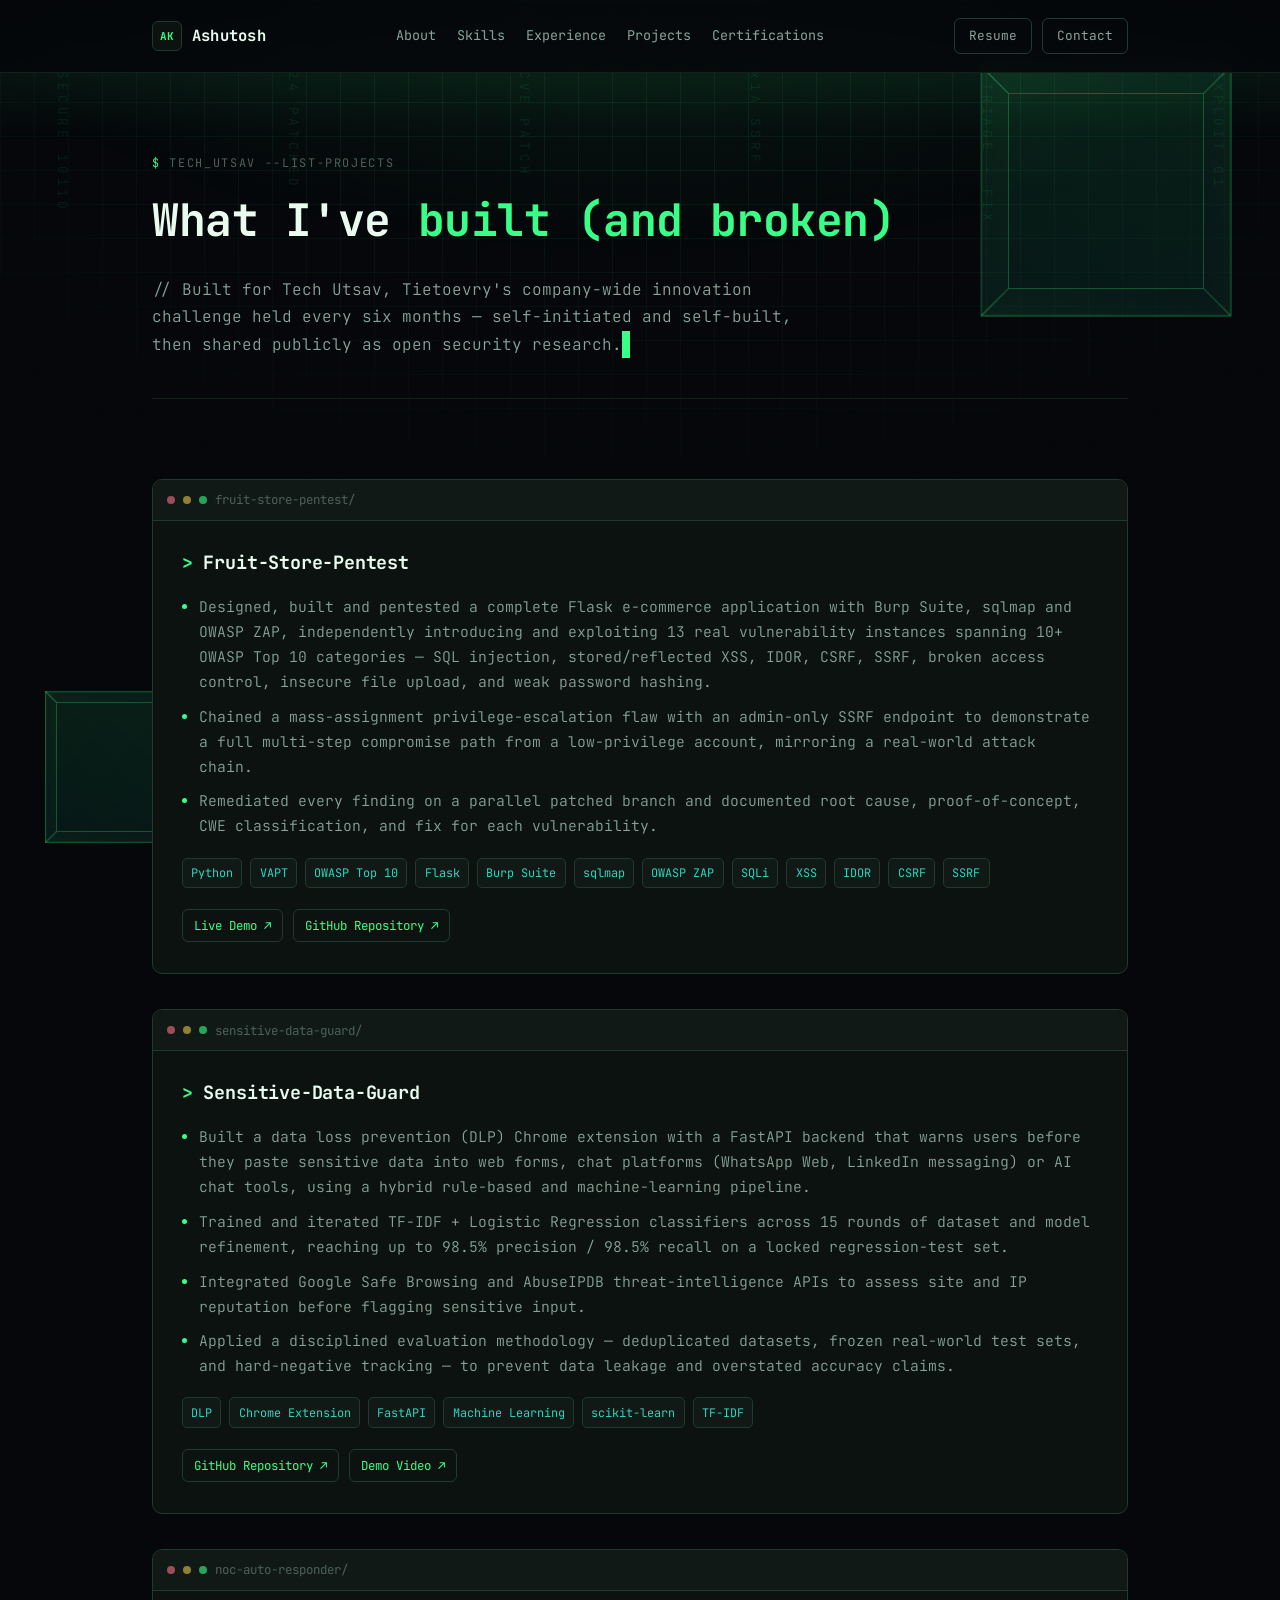
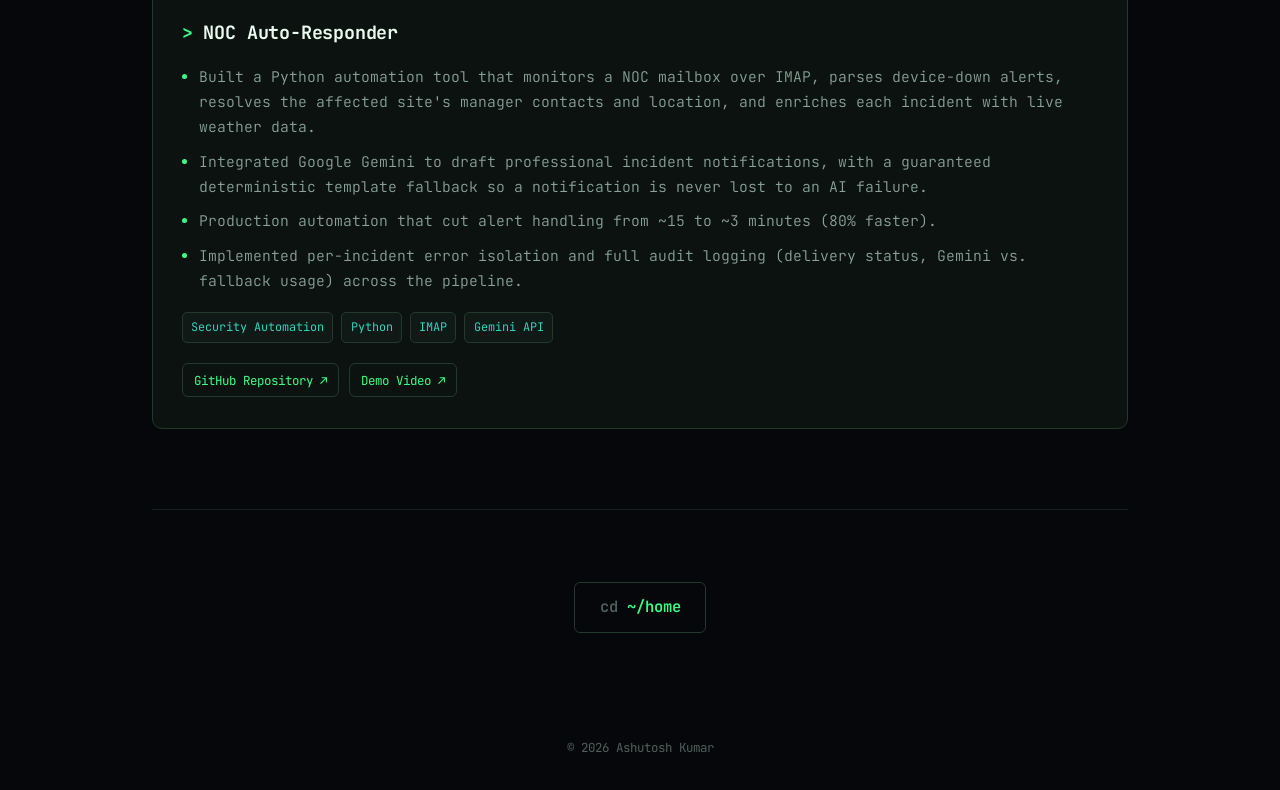
<file: projects.html>
<!doctype html>
<html lang="en">
<head>
<meta charset="UTF-8">
<meta name="viewport" content="width=device-width, initial-scale=1.0">
<title>Projects — Ashutosh Kumar</title>
<link rel="preconnect" href="https://fonts.googleapis.com">
<link rel="preconnect" href="https://fonts.gstatic.com" crossorigin>
<link rel="stylesheet" href="https://fonts.googleapis.com/css2?family=JetBrains+Mono:wght@300;400;500;600;700;800&display=swap">
<style>
  :root{
    --bg:#05070a;
    --bg-elev:#0c1210;
    --bg-elev-2:#101916;
    --ink:#e9fcef;
    --ink-dim:#89a398;
    --ink-faint:#4d6158;
    --line:#152019;
    --line-strong:#223a2c;
    --green:#39ff88;
    --cyan:#2dd4bf;
    --rose:#fb7185;
    --font:'JetBrains Mono',ui-monospace,Consolas,monospace;
  }
  *{box-sizing:border-box;}
  html{scroll-behavior:smooth;}
  body{
    margin:0;background:var(--bg);color:var(--ink);font-family:var(--font);
    font-size:15.5px;line-height:1.7;overflow-x:hidden;position:relative;
  }
  ::selection{background:var(--green);color:#03150a;}
  a{color:inherit;text-decoration:none;}
  p{margin:0;}
  h1,h2,h3{margin:0;letter-spacing:-.01em;text-wrap:balance;}

  /* ambient background: terminal grid + scanline, no circuit cubes */
  .bg-glow{
    position:fixed;inset:0;z-index:-4;pointer-events:none;
    background:radial-gradient(ellipse 85% 55% at 50% -10%, rgba(57,255,136,.1), rgba(0,0,0,0) 70%);
  }
  .bg-grid{
    position:fixed;inset:0;z-index:-3;pointer-events:none;
    background-image:
      linear-gradient(rgba(57,255,136,.07) 1px, transparent 1px),
      linear-gradient(90deg, rgba(57,255,136,.07) 1px, transparent 1px);
    background-size:34px 34px;
    -webkit-mask-image:radial-gradient(ellipse 80% 65% at 50% 0%, #000 30%, transparent 90%);
    mask-image:radial-gradient(ellipse 80% 65% at 50% 0%, #000 30%, transparent 90%);
  }
  .bg-scan{
    position:fixed;inset:0;z-index:-2;pointer-events:none;overflow:hidden;
  }
  .bg-scan::before{
    content:'';position:absolute;left:0;right:0;height:140px;
    background:linear-gradient(180deg, rgba(57,255,136,0) 0%, rgba(57,255,136,.06) 50%, rgba(57,255,136,0) 100%);
    animation:scanMove 6s linear infinite;
  }
  @keyframes scanMove{0%{top:-140px;}100%{top:100%;}}
  .bg-cols{position:fixed;inset:0;z-index:-1;pointer-events:none;opacity:.5;display:flex;justify-content:space-between;padding-inline:4%;}
  .bg-cols span{
    font-size:.8rem;color:var(--green);opacity:.18;writing-mode:vertical-rl;letter-spacing:.3em;
    animation:colDrift linear infinite;white-space:nowrap;
  }
  @keyframes colDrift{0%{transform:translateY(-100%);}100%{transform:translateY(100%);}}
  .bg-cubes{position:fixed;inset:0;z-index:-1;pointer-events:none;overflow:hidden;}
  .hcube{position:absolute;width:var(--size);height:var(--size);perspective:900px;}
  .hcube-a{top:9%;right:5%;}
  .hcube-b{bottom:7%;left:4%;}
  .hcube-inner{position:relative;width:100%;height:100%;transform-style:preserve-3d;}
  .hcube-a .hcube-inner{animation:cubeSpinA 36s linear infinite;}
  .hcube-b .hcube-inner{animation:cubeSpinB 27s linear infinite;}
  .hface{position:absolute;inset:0;border:1px solid rgba(57,255,136,.3);background:linear-gradient(135deg, rgba(57,255,136,.06), rgba(45,212,191,.04));}
  .f-front{transform:translateZ(var(--half));}
  .f-back{transform:translateZ(calc(var(--half) * -1)) rotateY(180deg);}
  .f-right{transform:rotateY(90deg) translateZ(var(--half));}
  .f-left{transform:rotateY(-90deg) translateZ(var(--half));}
  .f-top{transform:rotateX(90deg) translateZ(var(--half));}
  .f-bottom{transform:rotateX(-90deg) translateZ(var(--half));}
  @keyframes cubeSpinA{from{transform:rotateX(0deg) rotateY(0deg);}to{transform:rotateX(360deg) rotateY(360deg);}}
  @keyframes cubeSpinB{from{transform:rotateX(0deg) rotateY(0deg) rotateZ(0deg);}to{transform:rotateX(-360deg) rotateY(360deg) rotateZ(360deg);}}
  @media (prefers-reduced-motion: reduce){
    *{animation-duration:.001ms !important;animation-iteration-count:1 !important;transition-duration:.001ms !important;scroll-behavior:auto !important;}
  }

  .wrap{max-width:1040px;margin-inline:auto;padding-inline:clamp(18px,4vw,32px);}

  nav{
    position:sticky;top:0;z-index:40;display:flex;align-items:center;justify-content:space-between;
    padding-block:1.1rem;background:rgba(5,7,10,.85);backdrop-filter:blur(10px);
    border-bottom:1px solid var(--line);
  }
  .nav-inner{max-width:1040px;margin-inline:auto;width:100%;padding-inline:clamp(18px,4vw,32px);display:flex;align-items:center;justify-content:space-between;gap:1rem;}
  .logo{display:flex;align-items:center;gap:.6rem;font-weight:700;letter-spacing:.02em;}
  .logo-mark{
    width:30px;height:30px;border-radius:6px;border:1px solid var(--line-strong);
    background:var(--bg-elev);display:flex;align-items:center;justify-content:center;
    font-size:.68rem;font-weight:700;color:var(--green);
  }
  .nav-links{display:flex;gap:1.3rem;font-size:.84rem;color:var(--ink-dim);}
  .nav-links a:hover{color:var(--green);}
  .nav-cta{
    font-size:.8rem;border:1px solid var(--line-strong);border-radius:6px;
    padding:.5em 1.1em;color:var(--ink-dim);white-space:nowrap;
  }
  .nav-cta:hover{border-color:var(--green);color:var(--green);}

  section{padding-block:clamp(3rem,7vw,5rem);border-bottom:1px solid var(--line);}
  section:last-of-type{border-bottom:none;}
  .kicker{
    font-size:.74rem;letter-spacing:.14em;text-transform:uppercase;color:var(--ink-faint);
    margin-bottom:.6rem;
  }
  .kicker::before{content:'$ ';color:var(--green);}
  .page-hero{padding-block:clamp(3rem,8vw,5rem) 2.5rem;}
  .page-hero h1{font-size:clamp(1.9rem,5vw,2.8rem);font-weight:700;}
  .page-hero h1 span{color:var(--green);}
  .page-hero .lede{margin-top:1.1rem;max-width:68ch;color:var(--ink-dim);font-weight:300;font-size:1rem;}

  .reveal{
    opacity:0;transform:translateY(50px);
    transition:opacity 1.3s cubic-bezier(.16,.6,.2,1),transform 1.3s cubic-bezier(.16,.6,.2,1);
  }
  .reveal.is-visible{opacity:1;transform:none;}

  .proj-card{
    border:1px solid var(--line-strong);border-radius:10px;background:var(--bg-elev);
    margin-bottom:2.2rem;overflow:hidden;perspective:1000px;transition:transform .25s ease,box-shadow .25s ease,border-color .25s ease;
    animation:cardGlow 5s ease-in-out infinite;
  }
  .proj-card:nth-child(2){animation-delay:.6s;}
  .proj-card:nth-child(3){animation-delay:1.2s;}
  @keyframes cardGlow{0%,100%{box-shadow:0 0 0 0 rgba(57,255,136,0);}50%{box-shadow:0 0 24px -4px rgba(57,255,136,.18);}}
  .proj-card:last-child{margin-bottom:0;}
  .cursor-blink{display:inline-block;width:.5em;background:var(--green);animation:blinkCur 1s step-end infinite;}
  @keyframes blinkCur{0%,50%{opacity:1;}50.01%,100%{opacity:0;}}
  .proj-bar{
    display:flex;align-items:center;gap:.5rem;padding:.6rem .9rem;background:var(--bg-elev-2);
    border-bottom:1px solid var(--line-strong);font-size:.78rem;color:var(--ink-faint);
  }
  .proj-bar span.dot{width:8px;height:8px;border-radius:50%;background:var(--line-strong);}
  .proj-bar span.dot:nth-child(1){background:var(--rose);opacity:.6;}
  .proj-bar span.dot:nth-child(2){background:#fcd34d;opacity:.55;}
  .proj-bar span.dot:nth-child(3){background:var(--green);opacity:.6;}
  .proj-body{padding:1.6rem 1.8rem 1.9rem;}
  .proj-body h3{font-size:1.15rem;font-weight:700;color:var(--ink);}
  .proj-body h3::before{content:'> ';color:var(--green);}
  .proj-body ul{margin:1rem 0 0;padding-left:1.1rem;color:var(--ink-dim);font-weight:300;font-size:.92rem;display:flex;flex-direction:column;gap:.6rem;}
  .proj-body li::marker{color:var(--green);}
  .chip-row{display:flex;flex-wrap:wrap;gap:.5rem;margin-top:1.2rem;}
  .chip{font-size:.74rem;border-radius:5px;background:var(--bg-elev-2);color:var(--cyan);padding:.35em .7em;border:1px solid var(--line-strong);}
  .link-row{display:flex;flex-wrap:wrap;gap:.6rem;margin-top:1.3rem;}
  .badge-ghost{
    font-size:.78rem;color:var(--green);border:1px solid var(--line-strong);border-radius:6px;
    padding:.42em .9em;display:inline-flex;align-items:center;gap:.4em;
  }
  .badge-ghost:hover{border-color:var(--green);background:rgba(57,255,136,.08);}

  .back-cta{text-align:center;padding-block:clamp(3rem,7vw,4.5rem);}
  .back-cta a{
    display:inline-block;border:1px solid var(--line-strong);border-radius:6px;
    padding:.75em 1.6em;color:var(--green);font-weight:600;
  }
  .back-cta a::before{content:'cd ';color:var(--ink-faint);}
  .back-cta a:hover{border-color:var(--green);background:rgba(57,255,136,.06);}

  footer{text-align:center;padding-block:2rem;font-size:.78rem;color:var(--ink-faint);}
  /* nav-phone-fix */
  @media (max-width:760px){.nav-inner{flex-wrap:wrap;}.nav-links{order:3;width:100%;overflow-x:auto;scrollbar-width:none;}.nav-links a{flex:none;}}
</style>
</head>
<body>

<div class="bg-glow" aria-hidden="true"></div>
<div class="bg-grid" aria-hidden="true"></div>
<div class="bg-scan" aria-hidden="true"></div>
<div class="bg-cols" aria-hidden="true">
  <span style="animation-duration:38s;">01001 SECURE 10110</span>
  <span style="animation-duration:33s;animation-delay:-14s;">CVE-2024 PATCHED</span>
  <span style="animation-duration:46s;animation-delay:-8s;">OWASP CVE PATCH</span>
  <span style="animation-duration:29s;animation-delay:-5s;">0x4F 0x1A SSRF</span>
  <span style="animation-duration:41s;animation-delay:-20s;">SCAN · TRIAGE · FIX</span>
  <span style="animation-duration:36s;animation-delay:-11s;">10110 EXPLOIT 01</span>
</div>
<div class="bg-cubes" aria-hidden="true">
  <div class="hcube hcube-a" style="--size:220px;--half:110px;"><div class="hcube-inner">
    <div class="hface f-front"></div><div class="hface f-back"></div><div class="hface f-right"></div>
    <div class="hface f-left"></div><div class="hface f-top"></div><div class="hface f-bottom"></div>
  </div></div>
  <div class="hcube hcube-b" style="--size:140px;--half:70px;"><div class="hcube-inner">
    <div class="hface f-front"></div><div class="hface f-back"></div><div class="hface f-right"></div>
    <div class="hface f-left"></div><div class="hface f-top"></div><div class="hface f-bottom"></div>
  </div></div>
</div>

<nav>
  <div class="nav-inner">
    <a class="logo" href="index.html"><span class="logo-mark">AK</span>Ashutosh</a>
    <div class="nav-links">
      <a href="index.html#about">About</a>
      <a href="skills.html">Skills</a>
      <a href="experience.html">Experience</a>
      <a href="projects.html">Projects</a>
      <a href="certifications.html">Certifications</a>
    </div>
    <div style="display:flex;gap:.6rem;flex:none;"><a class="nav-cta" href="https://drive.google.com/file/d/1jHr9QUFqOrrN0jSSYKqFN7DkyI1jLmSh/view?usp=sharing" target="_blank" rel="noopener noreferrer">Resume</a><a class="nav-cta" href="contact.html">Contact</a></div>
  </div>
</nav>

<main class="wrap">
  <section class="page-hero">
    <div class="kicker">tech_utsav --list-projects</div>
    <h1>What I've <span>built (and broken)</span></h1>
    <p class="lede">// Built for Tech Utsav, Tietoevry's company-wide innovation challenge held every six months — self-initiated and self-built, then shared publicly as open security research.<span class="cursor-blink">&nbsp;</span></p>
  </section>

  <section>
    <div class="proj-card reveal tilt">
      <div class="proj-bar"><span class="dot"></span><span class="dot"></span><span class="dot"></span>fruit-store-pentest/</div>
      <div class="proj-body">
        <h3>Fruit-Store-Pentest</h3>
        <ul>
          <li>Designed, built and pentested a complete Flask e-commerce application with Burp Suite, sqlmap and OWASP ZAP, independently introducing and exploiting 13 real vulnerability instances spanning 10+ OWASP Top 10 categories — SQL injection, stored/reflected XSS, IDOR, CSRF, SSRF, broken access control, insecure file upload, and weak password hashing.</li>
          <li>Chained a mass-assignment privilege-escalation flaw with an admin-only SSRF endpoint to demonstrate a full multi-step compromise path from a low-privilege account, mirroring a real-world attack chain.</li>
          <li>Remediated every finding on a parallel patched branch and documented root cause, proof-of-concept, CWE classification, and fix for each vulnerability.</li>
        </ul>
        <div class="chip-row">
          <span class="chip">Python</span><span class="chip">VAPT</span><span class="chip">OWASP Top 10</span><span class="chip">Flask</span><span class="chip">Burp Suite</span><span class="chip">sqlmap</span><span class="chip">OWASP ZAP</span><span class="chip">SQLi</span><span class="chip">XSS</span><span class="chip">IDOR</span><span class="chip">CSRF</span><span class="chip">SSRF</span>
        </div>
        <div class="link-row">
          <a class="badge-ghost" href="https://fruit-store-pentest.onrender.com/" target="_blank" rel="noopener noreferrer">Live Demo ↗</a>
          <a class="badge-ghost" href="https://github.com/108krishna108/fruit-store-pentest" target="_blank" rel="noopener noreferrer">GitHub Repository ↗</a>
        </div>
      </div>
    </div>

    <div class="proj-card reveal tilt">
      <div class="proj-bar"><span class="dot"></span><span class="dot"></span><span class="dot"></span>sensitive-data-guard/</div>
      <div class="proj-body">
        <h3>Sensitive-Data-Guard</h3>
        <ul>
          <li>Built a data loss prevention (DLP) Chrome extension with a FastAPI backend that warns users before they paste sensitive data into web forms, chat platforms (WhatsApp Web, LinkedIn messaging) or AI chat tools, using a hybrid rule-based and machine-learning pipeline.</li>
          <li>Trained and iterated TF-IDF + Logistic Regression classifiers across 15 rounds of dataset and model refinement, reaching up to 98.5% precision / 98.5% recall on a locked regression-test set.</li>
          <li>Integrated Google Safe Browsing and AbuseIPDB threat-intelligence APIs to assess site and IP reputation before flagging sensitive input.</li>
          <li>Applied a disciplined evaluation methodology — deduplicated datasets, frozen real-world test sets, and hard-negative tracking — to prevent data leakage and overstated accuracy claims.</li>
        </ul>
        <div class="chip-row">
          <span class="chip">DLP</span><span class="chip">Chrome Extension</span><span class="chip">FastAPI</span><span class="chip">Machine Learning</span><span class="chip">scikit-learn</span><span class="chip">TF-IDF</span>
        </div>
        <div class="link-row">
          <a class="badge-ghost" href="https://github.com/108krishna108/Sensitive-Data-Guard" target="_blank" rel="noopener noreferrer">GitHub Repository ↗</a>
          <a class="badge-ghost" href="https://www.loom.com/share/98ffaa30d86a4ac590763d7433752512" target="_blank" rel="noopener noreferrer">Demo Video ↗</a>
        </div>
      </div>
    </div>

    <div class="proj-card reveal tilt">
      <div class="proj-bar"><span class="dot"></span><span class="dot"></span><span class="dot"></span>noc-auto-responder/</div>
      <div class="proj-body">
        <h3>NOC Auto-Responder</h3>
        <ul>
          <li>Built a Python automation tool that monitors a NOC mailbox over IMAP, parses device-down alerts, resolves the affected site's manager contacts and location, and enriches each incident with live weather data.</li>
          <li>Integrated Google Gemini to draft professional incident notifications, with a guaranteed deterministic template fallback so a notification is never lost to an AI failure.</li>
          <li>Production automation that cut alert handling from ~15 to ~3 minutes (80% faster).</li>
          <li>Implemented per-incident error isolation and full audit logging (delivery status, Gemini vs. fallback usage) across the pipeline.</li>
        </ul>
        <div class="chip-row">
          <span class="chip">Security Automation</span><span class="chip">Python</span><span class="chip">IMAP</span><span class="chip">Gemini API</span>
        </div>
        <div class="link-row">
          <a class="badge-ghost" href="https://github.com/108krishna108/Noc__auto__responder108" target="_blank" rel="noopener noreferrer">GitHub Repository ↗</a>
          <a class="badge-ghost" href="https://drive.google.com/file/d/1o7Acmb9kYt1wf3YQ3qT6laahlsnbMGVQ/view?usp=drive_link" target="_blank" rel="noopener noreferrer">Demo Video ↗</a>
        </div>
      </div>
    </div>
  </section>

  <section class="back-cta">
    <a href="index.html">~/home</a>
  </section>
</main>

<footer>© 2026 Ashutosh Kumar</footer>

<script>
(function(){
  var reduceMotion = window.matchMedia && window.matchMedia('(prefers-reduced-motion: reduce)').matches;
  var revealEls = document.querySelectorAll('.reveal');
  var io = new IntersectionObserver(function(entries){
    entries.forEach(function(e){
      if (e.isIntersecting){
        var el = e.target;
        el.classList.add('is-visible');
        io.unobserve(el);
      }
    });
  }, { threshold:0.15, rootMargin:'0px 0px -8% 0px' });
  revealEls.forEach(function(el){ io.observe(el); });
  if (reduceMotion){ revealEls.forEach(function(el){ el.classList.add('is-visible'); }); }

  if (!reduceMotion && window.matchMedia('(hover:hover)').matches){
    document.querySelectorAll('.tilt').forEach(function(el){
      el.addEventListener('pointermove', function(e){
        el.style.transition = 'none';
        var r = el.getBoundingClientRect();
        var px = (e.clientX - r.left) / r.width - 0.5;
        var py = (e.clientY - r.top) / r.height - 0.5;
        el.style.transform = 'perspective(1000px) rotateX(' + (-py * 5).toFixed(2) + 'deg) rotateY(' + (px * 5).toFixed(2) + 'deg)';
      });
      el.addEventListener('pointerleave', function(){
        el.style.transition = 'transform .3s ease';
        el.style.transform = '';
      });
    });
  }
})();
</script>
</body>
</html>
</file>
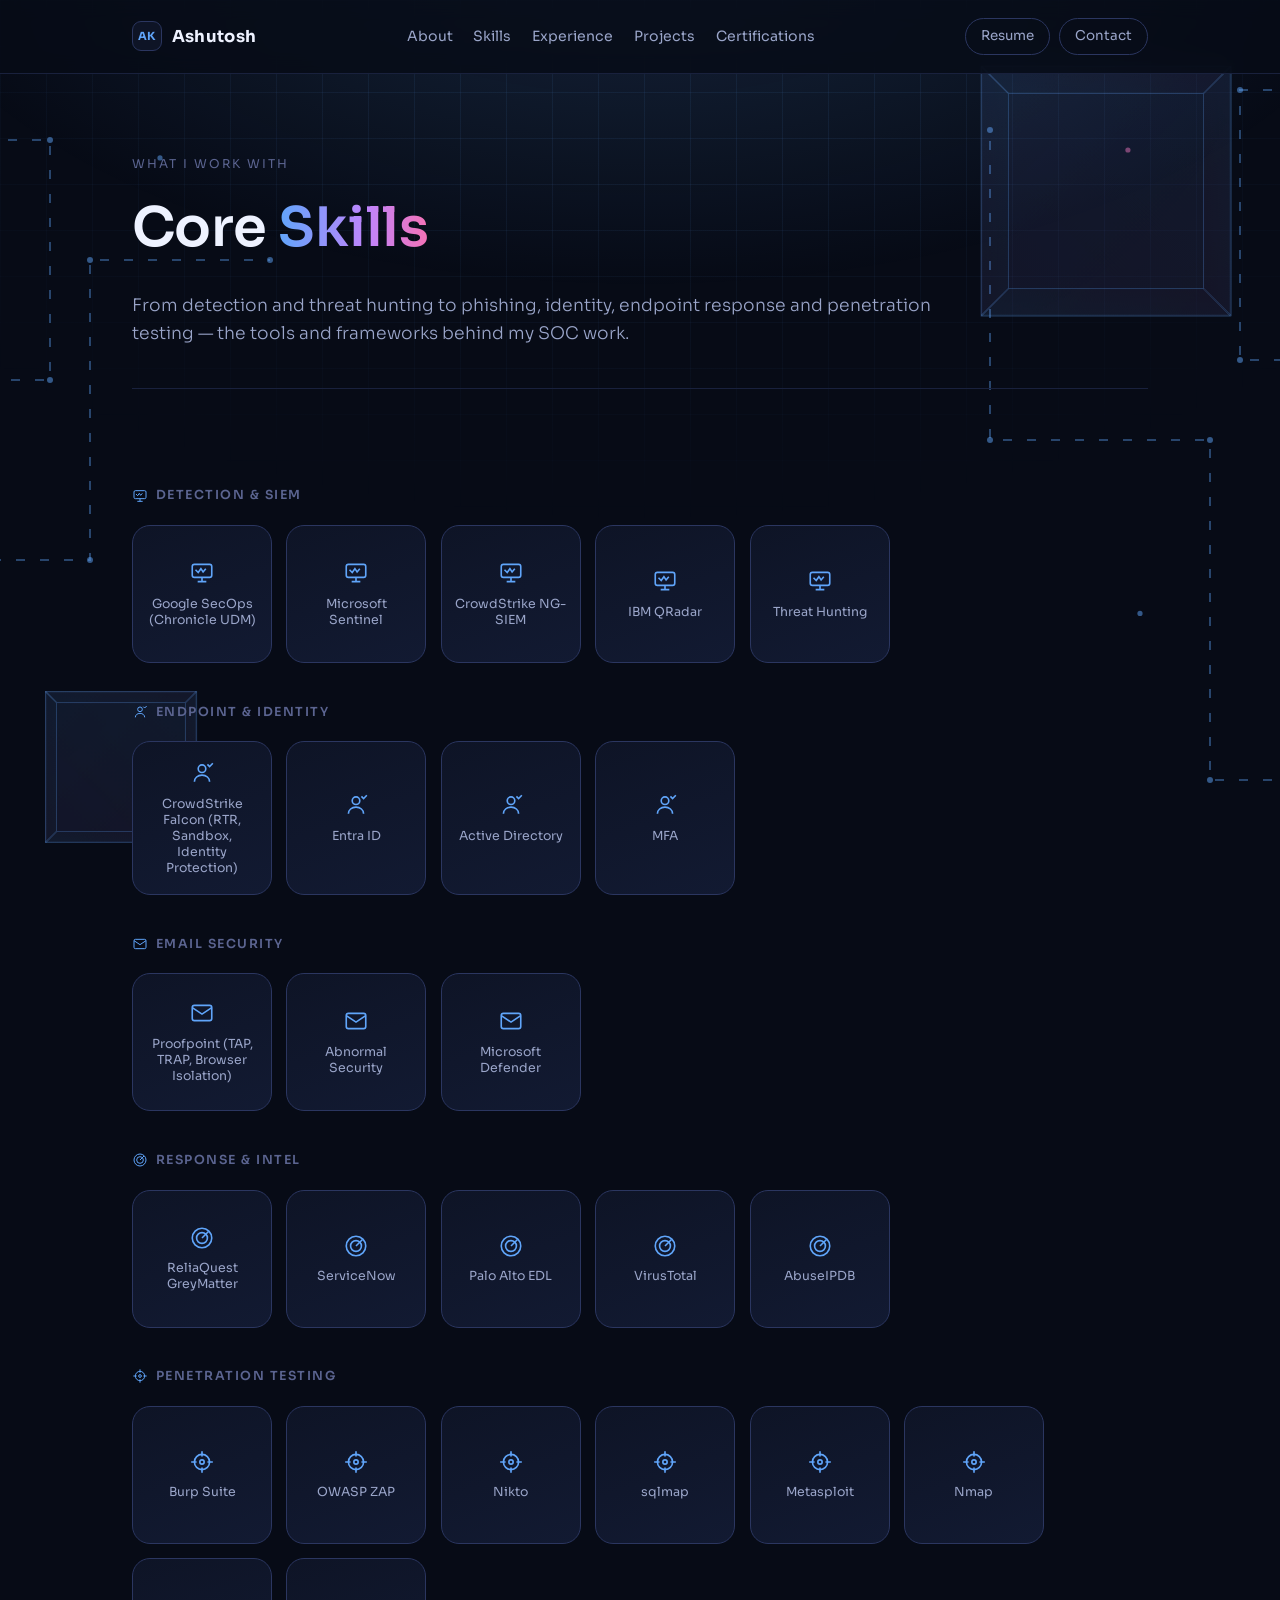
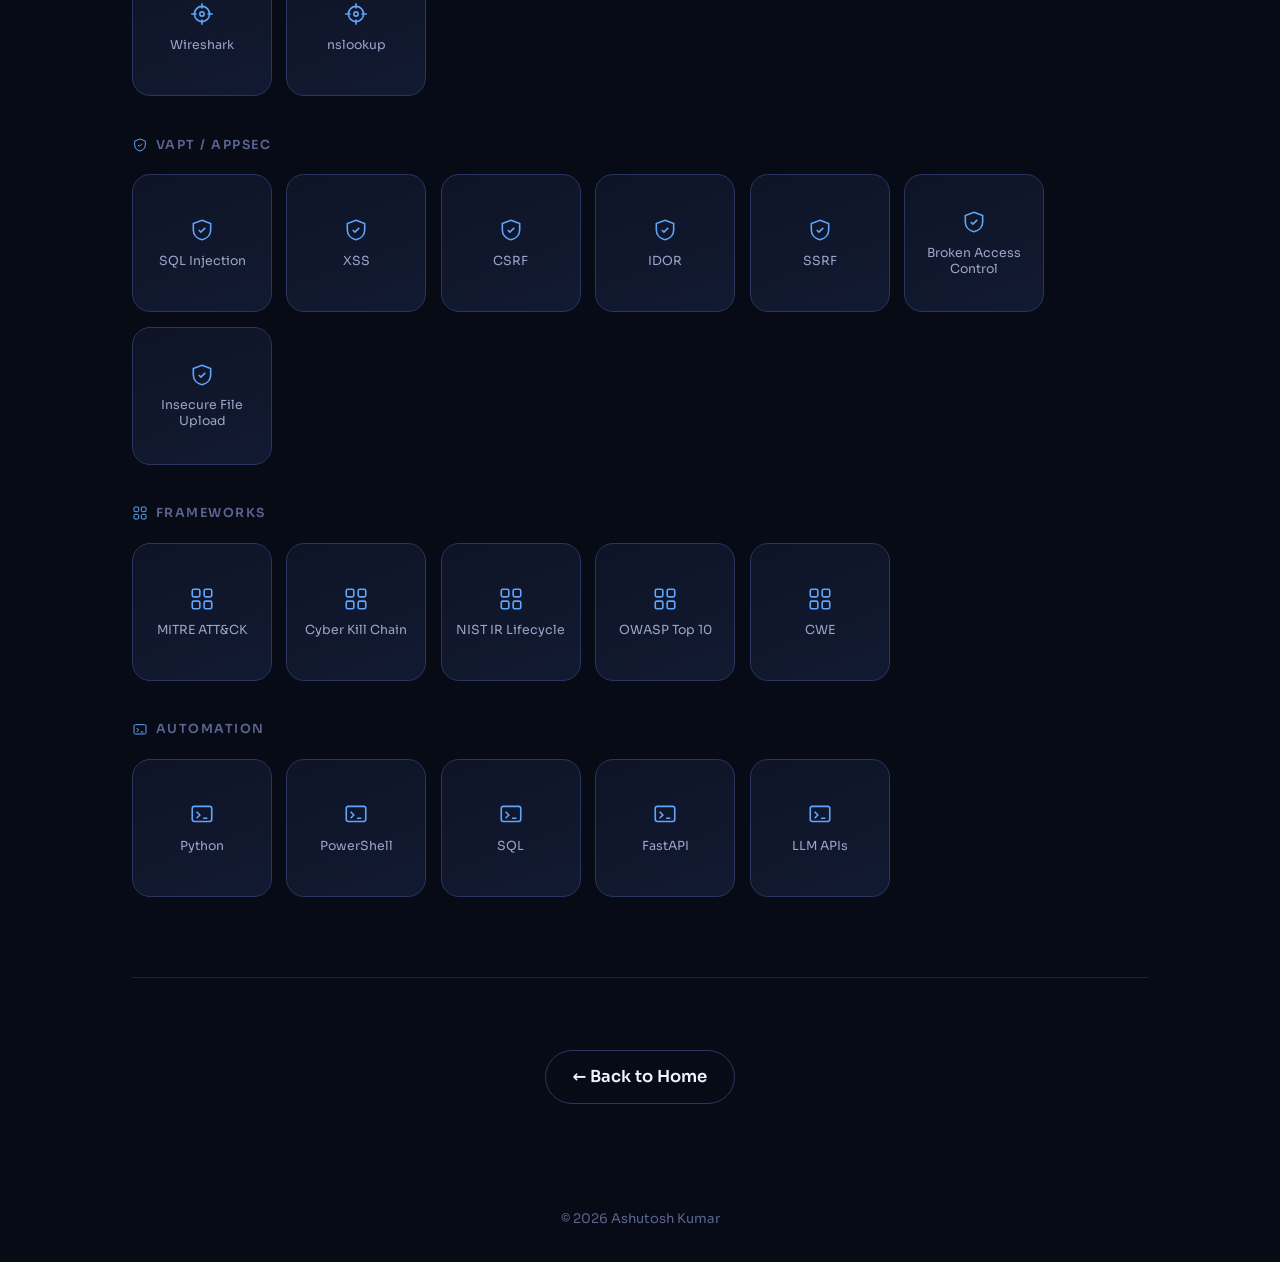
<file: skills.html>
<!doctype html>
<html lang="en">
<head>
<meta charset="UTF-8">
<meta name="viewport" content="width=device-width, initial-scale=1.0">
<title>Skills — Ashutosh Kumar</title>
<link rel="preconnect" href="https://fonts.googleapis.com">
<link rel="preconnect" href="https://fonts.gstatic.com" crossorigin>
<link rel="stylesheet" href="https://fonts.googleapis.com/css2?family=Sora:wght@300;400;500;600;700;800&display=swap">
<style>
  :root{
    --bg:#070b16;
    --bg-elev:#0e1426;
    --bg-elev-2:#121a32;
    --ink:#eef2ff;
    --ink-dim:#9aa5c9;
    --ink-faint:#5b6490;
    --line:#19213d;
    --line-strong:#2b3660;
    --blue:#60a5fa;
    --violet:#c084fc;
    --pink:#f472b6;
    --font:'Sora',ui-sans-serif,system-ui,sans-serif;
  }
  *{box-sizing:border-box;}
  html{scroll-behavior:smooth;}
  body{
    margin:0;background:var(--bg);color:var(--ink);font-family:var(--font);
    font-size:16.5px;line-height:1.65;overflow-x:hidden;position:relative;
  }
  ::selection{background:var(--blue);color:#040a1a;}
  a{color:inherit;text-decoration:none;}
  p{margin:0;}
  h1,h2,h3{margin:0;letter-spacing:-.01em;text-wrap:balance;}

  .bg-glow{
    position:fixed;inset:0;z-index:-4;pointer-events:none;
    background:radial-gradient(ellipse 85% 60% at 50% -10%, rgba(96,165,250,.18), rgba(0,0,0,0) 70%);
  }
  .bg-grid{
    position:fixed;inset:0;z-index:-3;pointer-events:none;
    background-image:
      linear-gradient(rgba(96,165,250,.08) 1px, transparent 1px),
      linear-gradient(90deg, rgba(96,165,250,.08) 1px, transparent 1px);
    background-size:46px 46px;
    -webkit-mask-image:radial-gradient(ellipse 80% 65% at 50% 0%, #000 30%, transparent 90%);
    mask-image:radial-gradient(ellipse 80% 65% at 50% 0%, #000 30%, transparent 90%);
  }
  .bg-circuit{position:fixed;inset:0;z-index:-2;width:100%;height:100%;pointer-events:none;}
  .bg-circuit .trace{stroke-dasharray:9 15;animation:dashFlow 2.4s linear infinite;}
  @keyframes dashFlow{to{stroke-dashoffset:-48;}}
  .bg-cubes{position:fixed;inset:0;z-index:-1;pointer-events:none;overflow:hidden;}
  .hcube{position:absolute;width:var(--size);height:var(--size);perspective:900px;}
  .hcube-a{top:9%;right:5%;}
  .hcube-b{bottom:7%;left:4%;}
  .hcube-inner{position:relative;width:100%;height:100%;transform-style:preserve-3d;}
  .hcube-a .hcube-inner{animation:cubeSpinA 36s linear infinite;}
  .hcube-b .hcube-inner{animation:cubeSpinB 27s linear infinite;}
  .hface{position:absolute;inset:0;border:1px solid rgba(96,165,250,.3);background:linear-gradient(135deg, rgba(96,165,250,.06), rgba(192,132,252,.04));}
  .f-front{transform:translateZ(var(--half));}
  .f-back{transform:translateZ(calc(var(--half) * -1)) rotateY(180deg);}
  .f-right{transform:rotateY(90deg) translateZ(var(--half));}
  .f-left{transform:rotateY(-90deg) translateZ(var(--half));}
  .f-top{transform:rotateX(90deg) translateZ(var(--half));}
  .f-bottom{transform:rotateX(-90deg) translateZ(var(--half));}
  @keyframes cubeSpinA{from{transform:rotateX(0deg) rotateY(0deg);}to{transform:rotateX(360deg) rotateY(360deg);}}
  @keyframes cubeSpinB{from{transform:rotateX(0deg) rotateY(0deg) rotateZ(0deg);}to{transform:rotateX(-360deg) rotateY(360deg) rotateZ(360deg);}}

  @media (prefers-reduced-motion: reduce){
    .bg-circuit .pulse{display:none;}
    .bg-circuit .trace{animation:none;}
    *{animation-duration:.001ms !important;animation-iteration-count:1 !important;transition-duration:.001ms !important;scroll-behavior:auto !important;}
  }

  .wrap{max-width:1080px;margin-inline:auto;padding-inline:clamp(18px,4vw,32px);}

  nav{
    position:sticky;top:0;z-index:40;display:flex;align-items:center;justify-content:space-between;
    padding-block:1.1rem;background:rgba(7,11,22,.82);backdrop-filter:blur(10px);
    border-bottom:1px solid var(--line);
  }
  .nav-inner{max-width:1080px;margin-inline:auto;width:100%;padding-inline:clamp(18px,4vw,32px);display:flex;align-items:center;justify-content:space-between;gap:1rem;}
  .logo{display:flex;align-items:center;gap:.6rem;font-weight:700;letter-spacing:.02em;}
  .logo-mark{
    width:30px;height:30px;border-radius:9px;border:1px solid var(--line-strong);
    background:var(--bg-elev);display:flex;align-items:center;justify-content:center;
    font-size:.7rem;font-weight:700;color:var(--blue);
  }
  .nav-links{display:flex;gap:1.3rem;font-size:.88rem;color:var(--ink-dim);}
  .nav-links a:hover{color:var(--ink);}
  .nav-cta{
    font-size:.84rem;border:1px solid var(--line-strong);border-radius:999px;
    padding:.5em 1.1em;color:var(--ink-dim);white-space:nowrap;
  }
  .nav-cta:hover{border-color:var(--blue);color:var(--ink);}

  section{padding-block:clamp(3rem,7vw,5rem);border-bottom:1px solid var(--line);}
  section:last-of-type{border-bottom:none;}
  .kicker{font-size:.76rem;letter-spacing:.16em;text-transform:uppercase;color:var(--ink-faint);margin-bottom:.6rem;}
  .page-hero{padding-block:clamp(3rem,8vw,5rem) 2.5rem;}
  .page-hero h1{font-size:clamp(2.3rem,6vw,3.4rem);font-weight:600;}
  .page-hero h1 span{
    background:linear-gradient(90deg,var(--blue),var(--violet) 60%,var(--pink));
    -webkit-background-clip:text;background-clip:text;color:transparent;
  }
  .page-hero .lede{margin-top:1.1rem;max-width:62ch;color:var(--ink-dim);font-weight:300;font-size:1.08rem;}

  .reveal{opacity:0;transform:translateY(55px) scale(.97);transition:opacity 1.2s cubic-bezier(.16,.6,.2,1),transform 1.2s cubic-bezier(.16,.6,.2,1);}
  .reveal.is-visible{opacity:1;transform:none;}

  .skill-group{margin-bottom:2.4rem;}
  .skill-group:last-child{margin-bottom:0;}
  .skill-group h4{
    display:flex;align-items:center;gap:.5rem;font-size:.78rem;letter-spacing:.12em;text-transform:uppercase;
    color:var(--ink-faint);margin-bottom:1.2rem;font-weight:600;
  }
  .group-icon{width:16px;height:16px;flex:none;color:var(--blue);}
  .badge-row{display:flex;flex-wrap:wrap;gap:.9rem;perspective:800px;}
  .badge{
    display:flex;flex-direction:column;align-items:center;justify-content:center;gap:.6rem;
    width:140px;min-height:138px;text-align:center;padding:1.1rem .8rem;
    border:1px solid var(--line-strong);border-radius:18px;
    color:var(--ink-dim);background:linear-gradient(160deg,var(--bg-elev),var(--bg-elev-2));
    animation:floatSkill var(--dur,7s) ease-in-out infinite;animation-delay:var(--delay,0s);
    transition:border-color .2s ease,box-shadow .2s ease;
  }
  .badge:hover{border-color:var(--blue);box-shadow:0 0 0 1px rgba(96,165,250,.3),0 18px 30px -18px rgba(96,165,250,.5);}
  @keyframes floatSkill{0%,100%{transform:translateY(0) rotateY(-10deg);}50%{transform:translateY(-7px) rotateY(10deg);}}
  .badge-icon{width:26px;height:26px;flex:none;color:var(--blue);}
  .badge-label{font-size:.78rem;line-height:1.3;}

  .back-cta{text-align:center;padding-block:clamp(3rem,7vw,4.5rem);}
  .back-cta a{display:inline-block;border:1px solid var(--line-strong);border-radius:999px;padding:.75em 1.6em;color:var(--ink);font-weight:600;}
  .back-cta a:hover{border-color:var(--blue);color:var(--blue);}

  footer{text-align:center;padding-block:2rem;font-size:.82rem;color:var(--ink-faint);}
  /* nav-phone-fix */
  @media (max-width:760px){.nav-inner{flex-wrap:wrap;}.nav-links{order:3;width:100%;overflow-x:auto;scrollbar-width:none;}.nav-links a{flex:none;}}
</style>
</head>
<body>

<div class="bg-glow" aria-hidden="true"></div>
<div class="bg-grid" aria-hidden="true"></div>
<svg class="bg-circuit" viewBox="0 0 1600 900" preserveAspectRatio="xMidYMid slice" aria-hidden="true" xmlns:xlink="http://www.w3.org/1999/xlink">
  <defs>
    <filter id="pulseGlowSkill" x="-300%" y="-300%" width="700%" height="700%"><feGaussianBlur stdDeviation="4.5"/></filter>
  </defs>
  <g class="trace" fill="none" stroke="rgba(96,165,250,0.38)" stroke-width="2">
    <path id="sPathA" d="M 60 900 L 60 560 L 250 560 L 250 260 L 430 260"/>
    <path id="sPathB" d="M 0 140 L 210 140 L 210 380 L 30 380 L 30 640"/>
    <path id="sPathC" d="M 1600 780 L 1370 780 L 1370 440 L 1150 440 L 1150 130"/>
    <path id="sPathD" d="M 1600 90 L 1400 90 L 1400 360 L 1560 360 L 1560 620"/>
  </g>
  <g fill="rgba(96,165,250,0.5)">
    <circle cx="60" cy="900" r="3"/><circle cx="60" cy="560" r="3"/><circle cx="250" cy="560" r="3"/><circle cx="250" cy="260" r="3"/><circle cx="430" cy="260" r="3"/>
    <circle cx="0" cy="140" r="3"/><circle cx="210" cy="140" r="3"/><circle cx="210" cy="380" r="3"/><circle cx="30" cy="380" r="3"/><circle cx="30" cy="640" r="3"/>
    <circle cx="1600" cy="780" r="3"/><circle cx="1370" cy="780" r="3"/><circle cx="1370" cy="440" r="3"/><circle cx="1150" cy="440" r="3"/><circle cx="1150" cy="130" r="3"/>
    <circle cx="1600" cy="90" r="3"/><circle cx="1400" cy="90" r="3"/><circle cx="1400" cy="360" r="3"/><circle cx="1560" cy="360" r="3"/><circle cx="1560" cy="620" r="3"/>
  </g>
  <circle class="pulse" r="6.5" fill="#60a5fa" filter="url(#pulseGlowSkill)"><animateMotion dur="9s" repeatCount="indefinite"><mpath href="#sPathA" xlink:href="#sPathA"/></animateMotion></circle>
  <circle class="pulse" r="4" fill="#c084fc" opacity=".6" filter="url(#pulseGlowSkill)"><animateMotion dur="11s" begin="1.5s" repeatCount="indefinite"><mpath href="#sPathB" xlink:href="#sPathB"/></animateMotion></circle>
  <circle class="pulse" r="5.5" fill="#f472b6" filter="url(#pulseGlowSkill)"><animateMotion dur="8s" begin="0.8s" repeatCount="indefinite"><mpath href="#sPathC" xlink:href="#sPathC"/></animateMotion></circle>
  <circle class="pulse" r="4.5" fill="#60a5fa" opacity=".6" filter="url(#pulseGlowSkill)"><animateMotion dur="10s" begin="2.2s" repeatCount="indefinite"><mpath href="#sPathD" xlink:href="#sPathD"/></animateMotion></circle>
  <g class="drift">
    <circle cx="320" cy="150" r="2.6" fill="#60a5fa" opacity=".5"><animate attributeName="cy" values="150;200;150" dur="20s" repeatCount="indefinite"/></circle>
    <circle cx="300" cy="620" r="2.6" fill="#c084fc" opacity=".5"><animate attributeName="cx" values="300;350;300" dur="27s" repeatCount="indefinite"/></circle>
    <circle cx="1280" cy="150" r="2.6" fill="#f472b6" opacity=".5"><animate attributeName="cx" values="1280;1330;1280" dur="20s" repeatCount="indefinite"/></circle>
    <circle cx="1300" cy="620" r="2.6" fill="#60a5fa" opacity=".5"><animate attributeName="cy" values="620;570;620" dur="24s" repeatCount="indefinite"/></circle>
  </g>
</svg>
<div class="bg-cubes" aria-hidden="true">
  <div class="hcube hcube-a" style="--size:220px;--half:110px;"><div class="hcube-inner">
    <div class="hface f-front"></div><div class="hface f-back"></div><div class="hface f-right"></div>
    <div class="hface f-left"></div><div class="hface f-top"></div><div class="hface f-bottom"></div>
  </div></div>
  <div class="hcube hcube-b" style="--size:140px;--half:70px;"><div class="hcube-inner">
    <div class="hface f-front"></div><div class="hface f-back"></div><div class="hface f-right"></div>
    <div class="hface f-left"></div><div class="hface f-top"></div><div class="hface f-bottom"></div>
  </div></div>
</div>

<nav>
  <div class="nav-inner">
    <a class="logo" href="index.html"><span class="logo-mark">AK</span>Ashutosh</a>
    <div class="nav-links">
      <a href="index.html#about">About</a>
      <a href="skills.html">Skills</a>
      <a href="experience.html">Experience</a>
      <a href="projects.html">Projects</a>
      <a href="certifications.html">Certifications</a>
    </div>
    <div style="display:flex;gap:.6rem;flex:none;"><a class="nav-cta" href="https://drive.google.com/file/d/1jHr9QUFqOrrN0jSSYKqFN7DkyI1jLmSh/view?usp=sharing" target="_blank" rel="noopener noreferrer">Resume</a><a class="nav-cta" href="contact.html">Contact</a></div>
  </div>
</nav>

<main class="wrap">
  <section class="page-hero">
    <div class="kicker">What I work with</div>
    <h1>Core <span>Skills</span></h1>
    <p class="lede">From detection and threat hunting to phishing, identity, endpoint response and penetration testing — the tools and frameworks behind my SOC work.</p>
  </section>

  <section>
    <div class="skill-group reveal">
      <h4><svg class="group-icon" viewBox="0 0 24 24" fill="none" stroke="currentColor" stroke-width="1.5"><rect x="3" y="4" width="18" height="12" rx="2"/><path d="M8 20h8M12 16v4M6 9l2.5 2.5L11 8l2 3 2.5-3"/></svg>Detection &amp; SIEM</h4>
      <div class="badge-row">
        <span class="badge" style="--dur:6.5s"><svg class="badge-icon" viewBox="0 0 24 24" fill="none" stroke="currentColor" stroke-width="1.5"><rect x="3" y="4" width="18" height="12" rx="2"/><path d="M8 20h8M12 16v4M6 9l2.5 2.5L11 8l2 3 2.5-3"/></svg><span class="badge-label">Google SecOps (Chronicle UDM)</span></span>
        <span class="badge" style="--dur:7s;--delay:.4s"><svg class="badge-icon" viewBox="0 0 24 24" fill="none" stroke="currentColor" stroke-width="1.5"><rect x="3" y="4" width="18" height="12" rx="2"/><path d="M8 20h8M12 16v4M6 9l2.5 2.5L11 8l2 3 2.5-3"/></svg><span class="badge-label">Microsoft Sentinel</span></span>
        <span class="badge" style="--dur:7.5s;--delay:.3s"><svg class="badge-icon" viewBox="0 0 24 24" fill="none" stroke="currentColor" stroke-width="1.5"><rect x="3" y="4" width="18" height="12" rx="2"/><path d="M8 20h8M12 16v4M6 9l2.5 2.5L11 8l2 3 2.5-3"/></svg><span class="badge-label">CrowdStrike NG-SIEM</span></span>
        <span class="badge" style="--dur:6s;--delay:.6s"><svg class="badge-icon" viewBox="0 0 24 24" fill="none" stroke="currentColor" stroke-width="1.5"><rect x="3" y="4" width="18" height="12" rx="2"/><path d="M8 20h8M12 16v4M6 9l2.5 2.5L11 8l2 3 2.5-3"/></svg><span class="badge-label">IBM QRadar</span></span>
        <span class="badge" style="--dur:8s;--delay:.2s"><svg class="badge-icon" viewBox="0 0 24 24" fill="none" stroke="currentColor" stroke-width="1.5"><rect x="3" y="4" width="18" height="12" rx="2"/><path d="M8 20h8M12 16v4M6 9l2.5 2.5L11 8l2 3 2.5-3"/></svg><span class="badge-label">Threat Hunting</span></span>
      </div>
    </div>

    <div class="skill-group reveal">
      <h4><svg class="group-icon" viewBox="0 0 24 24" fill="none" stroke="currentColor" stroke-width="1.5"><circle cx="12" cy="8" r="3.5"/><path d="M5 20c0-3.5 3-6 7-6s7 2.5 7 6"/><path d="M17 4l2 2 3-3"/></svg>Endpoint &amp; Identity</h4>
      <div class="badge-row">
        <span class="badge" style="--dur:6.5s"><svg class="badge-icon" viewBox="0 0 24 24" fill="none" stroke="currentColor" stroke-width="1.5"><circle cx="12" cy="8" r="3.5"/><path d="M5 20c0-3.5 3-6 7-6s7 2.5 7 6"/><path d="M17 4l2 2 3-3"/></svg><span class="badge-label">CrowdStrike Falcon (RTR, Sandbox, Identity Protection)</span></span>
        <span class="badge" style="--dur:7.5s;--delay:.3s"><svg class="badge-icon" viewBox="0 0 24 24" fill="none" stroke="currentColor" stroke-width="1.5"><circle cx="12" cy="8" r="3.5"/><path d="M5 20c0-3.5 3-6 7-6s7 2.5 7 6"/><path d="M17 4l2 2 3-3"/></svg><span class="badge-label">Entra ID</span></span>
        <span class="badge" style="--dur:6s;--delay:.6s"><svg class="badge-icon" viewBox="0 0 24 24" fill="none" stroke="currentColor" stroke-width="1.5"><circle cx="12" cy="8" r="3.5"/><path d="M5 20c0-3.5 3-6 7-6s7 2.5 7 6"/><path d="M17 4l2 2 3-3"/></svg><span class="badge-label">Active Directory</span></span>
        <span class="badge" style="--dur:8s;--delay:.2s"><svg class="badge-icon" viewBox="0 0 24 24" fill="none" stroke="currentColor" stroke-width="1.5"><circle cx="12" cy="8" r="3.5"/><path d="M5 20c0-3.5 3-6 7-6s7 2.5 7 6"/><path d="M17 4l2 2 3-3"/></svg><span class="badge-label">MFA</span></span>
      </div>
    </div>

    <div class="skill-group reveal">
      <h4><svg class="group-icon" viewBox="0 0 24 24" fill="none" stroke="currentColor" stroke-width="1.5"><rect x="3" y="5" width="18" height="14" rx="2"/><path d="M3 7l9 6 9-6"/></svg>Email Security</h4>
      <div class="badge-row">
        <span class="badge" style="--dur:6.5s"><svg class="badge-icon" viewBox="0 0 24 24" fill="none" stroke="currentColor" stroke-width="1.5"><rect x="3" y="5" width="18" height="14" rx="2"/><path d="M3 7l9 6 9-6"/></svg><span class="badge-label">Proofpoint (TAP, TRAP, Browser Isolation)</span></span>
        <span class="badge" style="--dur:7.5s;--delay:.3s"><svg class="badge-icon" viewBox="0 0 24 24" fill="none" stroke="currentColor" stroke-width="1.5"><rect x="3" y="5" width="18" height="14" rx="2"/><path d="M3 7l9 6 9-6"/></svg><span class="badge-label">Abnormal Security</span></span>
        <span class="badge" style="--dur:6s;--delay:.6s"><svg class="badge-icon" viewBox="0 0 24 24" fill="none" stroke="currentColor" stroke-width="1.5"><rect x="3" y="5" width="18" height="14" rx="2"/><path d="M3 7l9 6 9-6"/></svg><span class="badge-label">Microsoft Defender</span></span>
      </div>
    </div>

    <div class="skill-group reveal">
      <h4><svg class="group-icon" viewBox="0 0 24 24" fill="none" stroke="currentColor" stroke-width="1.5"><circle cx="12" cy="12" r="9"/><circle cx="12" cy="12" r="5"/><path d="M12 12l6-6"/></svg>Response &amp; Intel</h4>
      <div class="badge-row">
        <span class="badge" style="--dur:6.5s"><svg class="badge-icon" viewBox="0 0 24 24" fill="none" stroke="currentColor" stroke-width="1.5"><circle cx="12" cy="12" r="9"/><circle cx="12" cy="12" r="5"/><path d="M12 12l6-6"/></svg><span class="badge-label">ReliaQuest GreyMatter</span></span>
        <span class="badge" style="--dur:7.5s;--delay:.3s"><svg class="badge-icon" viewBox="0 0 24 24" fill="none" stroke="currentColor" stroke-width="1.5"><circle cx="12" cy="12" r="9"/><circle cx="12" cy="12" r="5"/><path d="M12 12l6-6"/></svg><span class="badge-label">ServiceNow</span></span>
        <span class="badge" style="--dur:6s;--delay:.6s"><svg class="badge-icon" viewBox="0 0 24 24" fill="none" stroke="currentColor" stroke-width="1.5"><circle cx="12" cy="12" r="9"/><circle cx="12" cy="12" r="5"/><path d="M12 12l6-6"/></svg><span class="badge-label">Palo Alto EDL</span></span>
        <span class="badge" style="--dur:8s;--delay:.2s"><svg class="badge-icon" viewBox="0 0 24 24" fill="none" stroke="currentColor" stroke-width="1.5"><circle cx="12" cy="12" r="9"/><circle cx="12" cy="12" r="5"/><path d="M12 12l6-6"/></svg><span class="badge-label">VirusTotal</span></span>
        <span class="badge" style="--dur:7s;--delay:.5s"><svg class="badge-icon" viewBox="0 0 24 24" fill="none" stroke="currentColor" stroke-width="1.5"><circle cx="12" cy="12" r="9"/><circle cx="12" cy="12" r="5"/><path d="M12 12l6-6"/></svg><span class="badge-label">AbuseIPDB</span></span>
      </div>
    </div>

    <div class="skill-group reveal">
      <h4><svg class="group-icon" viewBox="0 0 24 24" fill="none" stroke="currentColor" stroke-width="1.5"><circle cx="12" cy="12" r="7"/><circle cx="12" cy="12" r="2"/><path d="M12 2v5M12 17v5M2 12h5M17 12h5"/></svg>Penetration Testing</h4>
      <div class="badge-row">
        <span class="badge" style="--dur:6.5s"><svg class="badge-icon" viewBox="0 0 24 24" fill="none" stroke="currentColor" stroke-width="1.5"><circle cx="12" cy="12" r="7"/><circle cx="12" cy="12" r="2"/><path d="M12 2v5M12 17v5M2 12h5M17 12h5"/></svg><span class="badge-label">Burp Suite</span></span>
        <span class="badge" style="--dur:7.5s;--delay:.3s"><svg class="badge-icon" viewBox="0 0 24 24" fill="none" stroke="currentColor" stroke-width="1.5"><circle cx="12" cy="12" r="7"/><circle cx="12" cy="12" r="2"/><path d="M12 2v5M12 17v5M2 12h5M17 12h5"/></svg><span class="badge-label">OWASP ZAP</span></span>
        <span class="badge" style="--dur:6s;--delay:.6s"><svg class="badge-icon" viewBox="0 0 24 24" fill="none" stroke="currentColor" stroke-width="1.5"><circle cx="12" cy="12" r="7"/><circle cx="12" cy="12" r="2"/><path d="M12 2v5M12 17v5M2 12h5M17 12h5"/></svg><span class="badge-label">Nikto</span></span>
        <span class="badge" style="--dur:8s;--delay:.2s"><svg class="badge-icon" viewBox="0 0 24 24" fill="none" stroke="currentColor" stroke-width="1.5"><circle cx="12" cy="12" r="7"/><circle cx="12" cy="12" r="2"/><path d="M12 2v5M12 17v5M2 12h5M17 12h5"/></svg><span class="badge-label">sqlmap</span></span>
        <span class="badge" style="--dur:7s;--delay:.5s"><svg class="badge-icon" viewBox="0 0 24 24" fill="none" stroke="currentColor" stroke-width="1.5"><circle cx="12" cy="12" r="7"/><circle cx="12" cy="12" r="2"/><path d="M12 2v5M12 17v5M2 12h5M17 12h5"/></svg><span class="badge-label">Metasploit</span></span>
        <span class="badge" style="--dur:6.5s"><svg class="badge-icon" viewBox="0 0 24 24" fill="none" stroke="currentColor" stroke-width="1.5"><circle cx="12" cy="12" r="7"/><circle cx="12" cy="12" r="2"/><path d="M12 2v5M12 17v5M2 12h5M17 12h5"/></svg><span class="badge-label">Nmap</span></span>
        <span class="badge" style="--dur:7.5s;--delay:.3s"><svg class="badge-icon" viewBox="0 0 24 24" fill="none" stroke="currentColor" stroke-width="1.5"><circle cx="12" cy="12" r="7"/><circle cx="12" cy="12" r="2"/><path d="M12 2v5M12 17v5M2 12h5M17 12h5"/></svg><span class="badge-label">Wireshark</span></span>
        <span class="badge" style="--dur:6s;--delay:.6s"><svg class="badge-icon" viewBox="0 0 24 24" fill="none" stroke="currentColor" stroke-width="1.5"><circle cx="12" cy="12" r="7"/><circle cx="12" cy="12" r="2"/><path d="M12 2v5M12 17v5M2 12h5M17 12h5"/></svg><span class="badge-label">nslookup</span></span>
      </div>
    </div>

    <div class="skill-group reveal">
      <h4><svg class="group-icon" viewBox="0 0 24 24" fill="none" stroke="currentColor" stroke-width="1.5"><path d="M12 3l8 3v6c0 4.5-3.4 8-8 9-4.6-1-8-4.5-8-9V6z"/><path d="M9 12l2 2 4-4"/></svg>VAPT / AppSec</h4>
      <div class="badge-row">
        <span class="badge" style="--dur:6.5s"><svg class="badge-icon" viewBox="0 0 24 24" fill="none" stroke="currentColor" stroke-width="1.5"><path d="M12 3l8 3v6c0 4.5-3.4 8-8 9-4.6-1-8-4.5-8-9V6z"/><path d="M9 12l2 2 4-4"/></svg><span class="badge-label">SQL Injection</span></span>
        <span class="badge" style="--dur:7.5s;--delay:.3s"><svg class="badge-icon" viewBox="0 0 24 24" fill="none" stroke="currentColor" stroke-width="1.5"><path d="M12 3l8 3v6c0 4.5-3.4 8-8 9-4.6-1-8-4.5-8-9V6z"/><path d="M9 12l2 2 4-4"/></svg><span class="badge-label">XSS</span></span>
        <span class="badge" style="--dur:6s;--delay:.6s"><svg class="badge-icon" viewBox="0 0 24 24" fill="none" stroke="currentColor" stroke-width="1.5"><path d="M12 3l8 3v6c0 4.5-3.4 8-8 9-4.6-1-8-4.5-8-9V6z"/><path d="M9 12l2 2 4-4"/></svg><span class="badge-label">CSRF</span></span>
        <span class="badge" style="--dur:8s;--delay:.2s"><svg class="badge-icon" viewBox="0 0 24 24" fill="none" stroke="currentColor" stroke-width="1.5"><path d="M12 3l8 3v6c0 4.5-3.4 8-8 9-4.6-1-8-4.5-8-9V6z"/><path d="M9 12l2 2 4-4"/></svg><span class="badge-label">IDOR</span></span>
        <span class="badge" style="--dur:7s;--delay:.5s"><svg class="badge-icon" viewBox="0 0 24 24" fill="none" stroke="currentColor" stroke-width="1.5"><path d="M12 3l8 3v6c0 4.5-3.4 8-8 9-4.6-1-8-4.5-8-9V6z"/><path d="M9 12l2 2 4-4"/></svg><span class="badge-label">SSRF</span></span>
        <span class="badge" style="--dur:6.5s"><svg class="badge-icon" viewBox="0 0 24 24" fill="none" stroke="currentColor" stroke-width="1.5"><path d="M12 3l8 3v6c0 4.5-3.4 8-8 9-4.6-1-8-4.5-8-9V6z"/><path d="M9 12l2 2 4-4"/></svg><span class="badge-label">Broken Access Control</span></span>
        <span class="badge" style="--dur:7.5s;--delay:.3s"><svg class="badge-icon" viewBox="0 0 24 24" fill="none" stroke="currentColor" stroke-width="1.5"><path d="M12 3l8 3v6c0 4.5-3.4 8-8 9-4.6-1-8-4.5-8-9V6z"/><path d="M9 12l2 2 4-4"/></svg><span class="badge-label">Insecure File Upload</span></span>
      </div>
    </div>

    <div class="skill-group reveal">
      <h4><svg class="group-icon" viewBox="0 0 24 24" fill="none" stroke="currentColor" stroke-width="1.5"><rect x="3" y="3" width="7" height="7" rx="1.5"/><rect x="14" y="3" width="7" height="7" rx="1.5"/><rect x="3" y="14" width="7" height="7" rx="1.5"/><rect x="14" y="14" width="7" height="7" rx="1.5"/></svg>Frameworks</h4>
      <div class="badge-row">
        <span class="badge" style="--dur:6.5s"><svg class="badge-icon" viewBox="0 0 24 24" fill="none" stroke="currentColor" stroke-width="1.5"><rect x="3" y="3" width="7" height="7" rx="1.5"/><rect x="14" y="3" width="7" height="7" rx="1.5"/><rect x="3" y="14" width="7" height="7" rx="1.5"/><rect x="14" y="14" width="7" height="7" rx="1.5"/></svg><span class="badge-label">MITRE ATT&amp;CK</span></span>
        <span class="badge" style="--dur:7.5s;--delay:.3s"><svg class="badge-icon" viewBox="0 0 24 24" fill="none" stroke="currentColor" stroke-width="1.5"><rect x="3" y="3" width="7" height="7" rx="1.5"/><rect x="14" y="3" width="7" height="7" rx="1.5"/><rect x="3" y="14" width="7" height="7" rx="1.5"/><rect x="14" y="14" width="7" height="7" rx="1.5"/></svg><span class="badge-label">Cyber Kill Chain</span></span>
        <span class="badge" style="--dur:6s;--delay:.6s"><svg class="badge-icon" viewBox="0 0 24 24" fill="none" stroke="currentColor" stroke-width="1.5"><rect x="3" y="3" width="7" height="7" rx="1.5"/><rect x="14" y="3" width="7" height="7" rx="1.5"/><rect x="3" y="14" width="7" height="7" rx="1.5"/><rect x="14" y="14" width="7" height="7" rx="1.5"/></svg><span class="badge-label">NIST IR Lifecycle</span></span>
        <span class="badge" style="--dur:8s;--delay:.2s"><svg class="badge-icon" viewBox="0 0 24 24" fill="none" stroke="currentColor" stroke-width="1.5"><rect x="3" y="3" width="7" height="7" rx="1.5"/><rect x="14" y="3" width="7" height="7" rx="1.5"/><rect x="3" y="14" width="7" height="7" rx="1.5"/><rect x="14" y="14" width="7" height="7" rx="1.5"/></svg><span class="badge-label">OWASP Top 10</span></span>
        <span class="badge" style="--dur:7s;--delay:.5s"><svg class="badge-icon" viewBox="0 0 24 24" fill="none" stroke="currentColor" stroke-width="1.5"><rect x="3" y="3" width="7" height="7" rx="1.5"/><rect x="14" y="3" width="7" height="7" rx="1.5"/><rect x="3" y="14" width="7" height="7" rx="1.5"/><rect x="14" y="14" width="7" height="7" rx="1.5"/></svg><span class="badge-label">CWE</span></span>
      </div>
    </div>

    <div class="skill-group reveal">
      <h4><svg class="group-icon" viewBox="0 0 24 24" fill="none" stroke="currentColor" stroke-width="1.5"><rect x="3" y="4" width="18" height="14" rx="2"/><path d="M7 9l3 3-3 3M13 15h4"/></svg>Automation</h4>
      <div class="badge-row">
        <span class="badge" style="--dur:6.5s"><svg class="badge-icon" viewBox="0 0 24 24" fill="none" stroke="currentColor" stroke-width="1.5"><rect x="3" y="4" width="18" height="14" rx="2"/><path d="M7 9l3 3-3 3M13 15h4"/></svg><span class="badge-label">Python</span></span>
        <span class="badge" style="--dur:7.5s;--delay:.3s"><svg class="badge-icon" viewBox="0 0 24 24" fill="none" stroke="currentColor" stroke-width="1.5"><rect x="3" y="4" width="18" height="14" rx="2"/><path d="M7 9l3 3-3 3M13 15h4"/></svg><span class="badge-label">PowerShell</span></span>
        <span class="badge" style="--dur:6s;--delay:.6s"><svg class="badge-icon" viewBox="0 0 24 24" fill="none" stroke="currentColor" stroke-width="1.5"><rect x="3" y="4" width="18" height="14" rx="2"/><path d="M7 9l3 3-3 3M13 15h4"/></svg><span class="badge-label">SQL</span></span>
        <span class="badge" style="--dur:8s;--delay:.2s"><svg class="badge-icon" viewBox="0 0 24 24" fill="none" stroke="currentColor" stroke-width="1.5"><rect x="3" y="4" width="18" height="14" rx="2"/><path d="M7 9l3 3-3 3M13 15h4"/></svg><span class="badge-label">FastAPI</span></span>
        <span class="badge" style="--dur:7s;--delay:.5s"><svg class="badge-icon" viewBox="0 0 24 24" fill="none" stroke="currentColor" stroke-width="1.5"><rect x="3" y="4" width="18" height="14" rx="2"/><path d="M7 9l3 3-3 3M13 15h4"/></svg><span class="badge-label">LLM APIs</span></span>
      </div>
    </div>
  </section>

  <section class="back-cta">
    <a href="index.html">← Back to Home</a>
  </section>
</main>

<footer>© 2026 Ashutosh Kumar</footer>

<script>
(function(){
  var reduceMotion = window.matchMedia && window.matchMedia('(prefers-reduced-motion: reduce)').matches;
  var revealEls = document.querySelectorAll('.reveal');
  var io = new IntersectionObserver(function(entries){
    entries.forEach(function(e){
      if (e.isIntersecting){
        var el = e.target;
        el.classList.add('is-visible');
        io.unobserve(el);
      }
    });
  }, { threshold:0.1, rootMargin:'0px 0px -6% 0px' });
  revealEls.forEach(function(el){ io.observe(el); });
  if (reduceMotion){ revealEls.forEach(function(el){ el.classList.add('is-visible'); }); }
})();
</script>
</body>
</html>
</file>
